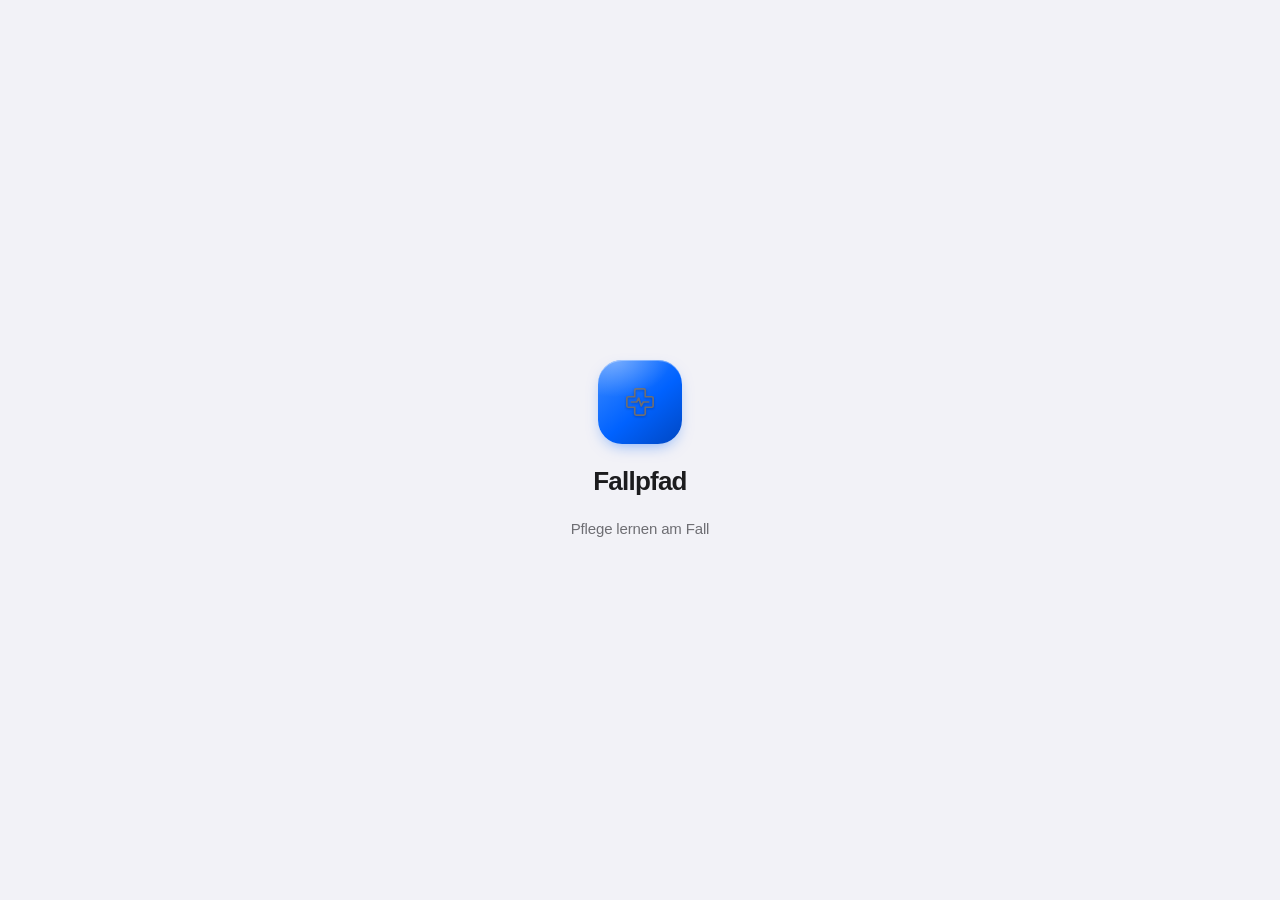
<file: index.html>
<!doctype html>
<html lang="de">
<head>
<meta charset="utf-8">
<meta http-equiv="Content-Security-Policy" content="default-src 'self'; script-src 'self'; style-src 'self' 'unsafe-inline'; img-src 'self' data: blob: https://*.supabase.co; font-src 'self' data:; connect-src 'self' https://*.supabase.co wss://*.supabase.co https://api.openai.com https://eu.api.openai.com; media-src 'self' blob: data: mediastream:; worker-src 'self' blob:; frame-src 'self' blob:; manifest-src 'self'; object-src 'none'; base-uri 'self'; form-action 'self'">
<meta name="referrer" content="strict-origin-when-cross-origin">
<meta name="viewport" content="width=device-width, initial-scale=1, viewport-fit=cover">
<meta name="description" content="Fallpfad: interaktive Lernplattform für die generalistische Pflegeausbildung">
<title>Fallpfad · Pflege am Fall</title>
<link rel="icon" href="favicon.svg" type="image/svg+xml">
<link rel="manifest" href="manifest.webmanifest">
<link rel="apple-touch-icon" href="apple-touch-icon.png">
<meta name="theme-color" content="#0062FF">
<meta name="apple-mobile-web-app-capable" content="yes">
<meta name="apple-mobile-web-app-title" content="Fallpfad">
<script src="js/kern/01-config-fehler.js"></script>
<script src="config.js"></script>
<script src="js/kern/02-app-art.js"></script>
<script src="js/kern/00-anmeldelink.js"></script>
<script src="js/kern/03-demo-konten.js"></script>
<script src="js/kern/04-farbprofile-im-stil-von-apple.js"></script>
<script src="js/kern/05-als-app.js"></script>
<link rel="stylesheet" href="css/01-basis.css">
</head>
<body>
<div id="root"></div>
<script src="daten/basis.js"></script>
<script src="daten/abbildungen.js"></script>
<script src="daten/figuren.js"></script>
<script src="daten/fachlexikon.js"></script>
<script src="daten/app-wissen.js"></script>
<script src="daten/module/jahr-1/fm1.js"></script>
<script src="daten/module/jahr-1/fm2.js"></script>
<script src="daten/module/jahr-1/fm3.js"></script>
<script src="daten/module/jahr-2/fm4.js"></script>
<script src="daten/module/jahr-2/fm5.js"></script>
<script src="daten/module/jahr-1/fm6.js"></script>
<script src="daten/module/jahr-1/fm7.js"></script>
<script src="daten/module/jahr-2/fm8.js"></script>
<script src="daten/module/jahr-3/fm9.js"></script>
<script src="daten/module/jahr-2/fm10.js"></script>
<script src="daten/module/jahr-2/fm11.js"></script>
<script src="daten/module/jahr-2/fm12.js"></script>
<script src="daten/module/jahr-2/fm13.js"></script>
<script src="daten/module/jahr-2/fm14.js"></script>
<script src="daten/module/jahr-3/fm15.js"></script>
<script src="daten/module/jahr-3/fm16.js"></script>
<script src="daten/module/jahr-3/fm17.js"></script>
<script src="daten/module/jahr-1/fm18.js"></script>
<script src="daten/module/jahr-1/fm19.js"></script>
<script src="daten/module/jahr-1/fm20.js"></script>
<script src="daten/module/jahr-2/fm21.js"></script>
<script src="daten/module/jahr-3/fm22.js"></script>
<script src="daten/module/jahr-1/fm23.js"></script>
<script src="daten/module/jahr-2/fm24.js"></script>
<script src="daten/module/jahr-2/fm25.js"></script>
<script src="daten/module/jahr-3/fm26.js"></script>
<script src="daten/module/jahr-3/fm27.js"></script>
<script src="daten/module/jahr-3/fm28.js"></script>
<script src="daten/module/jahr-3/fm29.js"></script>
<script src="daten/module/jahr-3/fm30.js"></script>
<script src="daten/module/jahr-2/fm31.js"></script>
<script src="daten/module/jahr-3/fm32.js"></script>
<script src="daten/module/jahr-2/fm33.js"></script>
<script src="daten/module/jahr-2/fm34.js"></script>
<script src="daten/module/jahr-1/fm35.js"></script>
<script src="daten/module/jahr-2/fm36.js"></script>
<script src="daten/module/jahr-3/fm37.js"></script>
<script src="daten/module/jahr-1/fm38.js"></script>
<script src="daten/module/jahr-1/fm39.js"></script>
<script src="daten/module/jahr-2/fm40.js"></script>
<script src="daten/module/jahr-3/fm41.js"></script>
<script src="daten/module/jahr-1/fm42.js"></script>
<script src="daten/module/jahr-1/fm43.js"></script>
<script src="daten/module/jahr-1/fm44.js"></script>
<script src="daten/module/jahr-1/fm45.js"></script>
<script src="daten/module/jahr-1/fm46.js"></script>
<script src="daten/module/jahr-2/fm47.js"></script>
<script src="daten/module/jahr-2/fm48.js"></script>
<script src="daten/module/jahr-2/fm49.js"></script>
<script src="daten/module/jahr-2/fm50.js"></script>
<script src="daten/module/jahr-2/fm51.js"></script>
<script src="daten/module/jahr-3/fm52.js"></script>
<script src="daten/module/jahr-3/fm53.js"></script>
<script src="daten/module/jahr-3/fm54.js"></script>
<script src="daten/module/jahr-3/fm55.js"></script>
<script src="daten/module/jahr-3/fm56.js"></script>
<script src="daten/module/jahr-2/fm57.js"></script>
<script src="daten/module/jahr-1/fm58.js"></script>
<script src="daten/module/jahr-3/fm59.js"></script>
<script src="daten/module/jahr-2/fm60.js"></script>
<script src="daten/module/jahr-1/fm61.js"></script>
<script src="daten/module/jahr-2/fm62.js"></script>
<script src="daten/module/jahr-3/fm63.js"></script>
<script src="daten/module/jahr-1/fm64.js"></script>
<script src="daten/module/jahr-1/fm65.js"></script>
<script src="daten/module/jahr-1/fm66.js"></script>
<script src="daten/module/jahr-1/fm67.js"></script>
<script src="daten/module/jahr-2/fm68.js"></script>
<script src="daten/module/jahr-2/fm69.js"></script>
<script src="daten/module/jahr-2/fm70.js"></script>
<script src="daten/module/jahr-2/fm71.js"></script>
<script src="daten/module/jahr-3/fm72.js"></script>
<script src="daten/module/jahr-3/fm73.js"></script>
<script src="daten/module/jahr-3/fm74.js"></script>
<script src="daten/module/jahr-3/fm75.js"></script>
<script src="daten/bereit.js"></script>
<script src="vendor/react.production.min.js"></script>
<script src="vendor/react-dom.production.min.js"></script>
<link rel="stylesheet" href="css/02-training.css" id="fp-training-css">
<script src="js/training/01-training-hub-praktisches-examen-ue.js"></script>
<script src="js/training/02-demo-schuelerkonto.js"></script>
<script src="js/training/03-figuren-im-stil-der-module.js"></script>
<script src="js/training/04-illustrationen-fuer-die-praktische.js"></script>
<script src="js/training/05-figuren.js"></script>
<script src="js/training/06-praktisches-examen-uebung-inhalte.js"></script>
<script src="js/training/07-illustrations-bausteine-fuer-die-e.js"></script>
<script src="js/training/08-fall-1-akutgeriatrie.js"></script>
<script src="js/training/09-fall-2-allgemein-und-viszeralchirurgie.js"></script>
<script src="js/training/10-fall-3-innere-medizin-kardiologie-pneumol.js"></script>
<script src="js/training/11-fall-4-unfallchirurgie-und-orthopaedie.js"></script>
<script src="js/training/12-fall-5-neurologie-stroke-unit.js"></script>
<script src="js/training/13-fall-6-paediatrie.js"></script>
<script src="js/training/14-fall-7-stationaere-langzeitpflege.js"></script>
<script src="js/training/15-fall-8-ambulante-pflege.js"></script>
<script src="js/training/16-zeichenbausteine-fuer-die-faelle-9.js"></script>
<script src="js/training/17-fall-9-kardiologie.js"></script>
<script src="js/training/18-fall-10-pneumologie.js"></script>
<script src="js/training/19-fall-1-akutgeriatrie.js"></script>
<script src="js/training/20-fall-2-viszeralchirurgie.js"></script>
<script src="js/training/21-fall-3-innere-medizin.js"></script>
<script src="js/training/22-fall-4-unfallchirurgie.js"></script>
<script src="js/training/23-fall-5-neurologie.js"></script>
<script src="js/training/24-fall-6-paediatrie.js"></script>
<script src="js/training/25-training-uebersicht.js"></script>
<script src="js/training/26-design-ebene.js"></script>
<script src="js/training/27-kurze-einfuehrung-beim-ersten-anme.js"></script>
<script src="js/training/28-schnellaktionen-fuer-praxis-und-ho.js"></script>
<script src="js/training/29-profilmenue.js"></script>
<script src="js/training/30-mikro-effekte.js"></script>
<script src="js/training/31-live-koerperkarte.js"></script>
<script src="js/training/32-live-unterricht.js"></script>
<script src="js/training/33-zusaetzliche-lernkarten-je-modul.js"></script>
<script src="js/training/34-zusaetzliche-kitteltasche-eintraeg.js"></script>
<script src="js/training/35-meine-sprache-grundwortschatz-pflege.js"></script>
<script src="js/training/36-meine-sprache-beispieluebersetzungen-fuer-di.js"></script>
<script src="js/training/37-meine-sprache-lernen-mit-einer-zweiten-sprac.js"></script>
<script src="js/training/38-konto-loeschen-direkt-in-der-app.js"></script>
<script src="js/training/39-reiter-einstellungen.js"></script>
<script src="js/training/40-training-kommunikation-kategorien-und-gespra.js"></script>
<script src="js/training/41-training-kommunikation-sprachsimulationen-mi.js"></script>
<script src="js/training/42-stationsalltag-szenarien.js"></script>
<script src="js/training/44-stationsalltag-weitere-stationen.js"></script>
<script src="js/training/45-stationsalltag-zufall.js"></script>
<script src="js/training/46-szenen-system.js"></script>
<script src="js/training/48-lernplanung.js"></script>
<script src="js/training/43-training-stationsalltag-interaktive-stations.js"></script>
<script src="js/training/50-bildbefunde.js"></script>
<script src="js/funktionen/06-qr-scanner.js"></script>
<script src="js/funktionen/07-assistent.js"></script>
<script src="js/funktionen/08-app-uebersetzen.js"></script>
<script src="daten/pflegeplanung-faelle.js"></script>
<script src="js/funktionen/09-pflegeplanung.js"></script>
<script src="js/funktionen/10-feedback-nutzung.js"></script>
<script src="js/funktionen/11-lexikon.js"></script>
<script src="js/app/01-app.bundle.js"></script>
<script src="js/kern/06-modul-loader.js"></script>
<script src="js/kern/07-service-worker-anmeldung.js"></script>
<link rel="stylesheet" href="css/03-apple.css" id="fx-apple-css">
<link rel="stylesheet" href="css/04-pro.css" id="fp-pro-css">
<script src="js/funktionen/01-pharmako2.js" id="fp-pharmako2"></script>
<script src="js/funktionen/02-modkomm.js" id="fp-modkomm"></script>
<script src="js/funktionen/03-medals.js" id="fp-medals"></script>
<script src="js/funktionen/04-ruhe.js" id="fp-ruhe"></script>
<script src="js/funktionen/05-datenauskunft.js"></script>
<link rel="stylesheet" href="css/05-v5.css" id="fp-v5">
<link rel="stylesheet" href="css/06-feinschliff.css" id="fp-feinschliff">
<link rel="stylesheet" href="css/07-politur.css" id="fp-politur">
<link rel="stylesheet" href="css/08-system.css" id="fp-system">
</body>
</html>
</file>
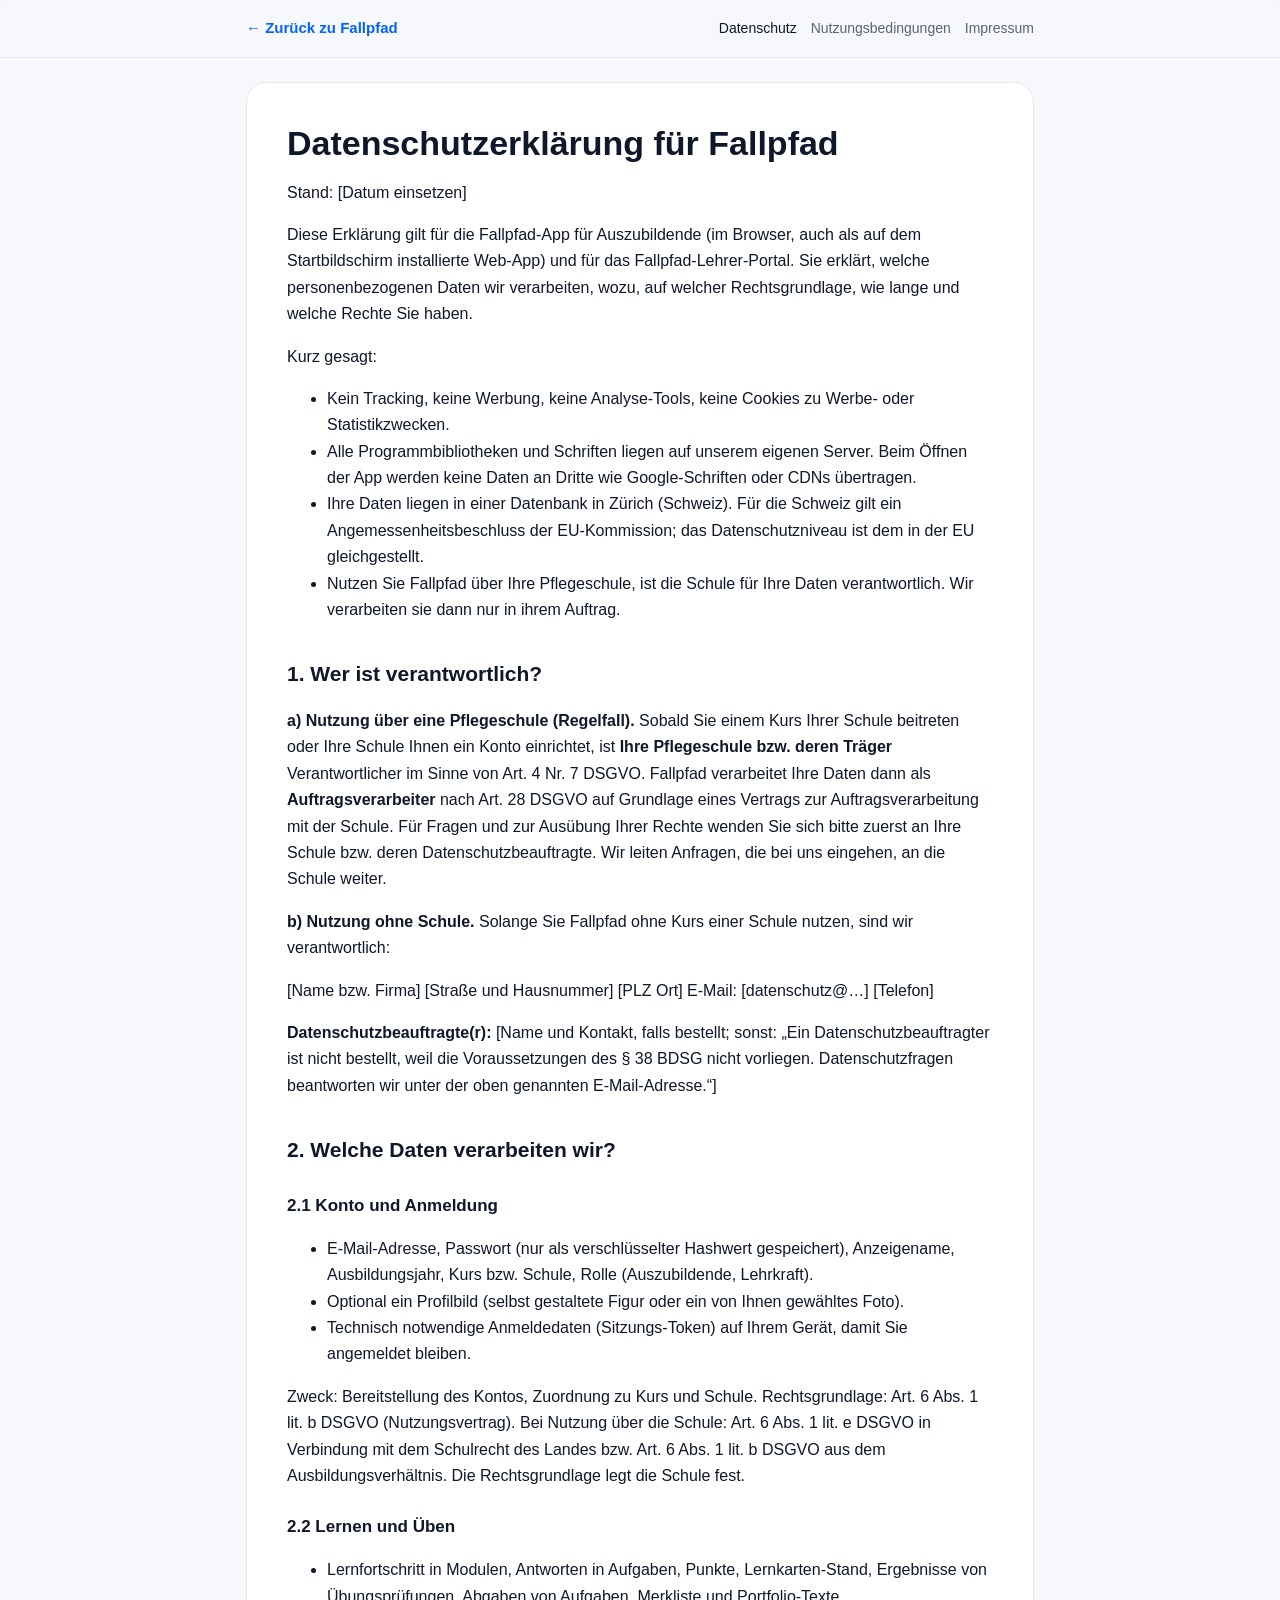
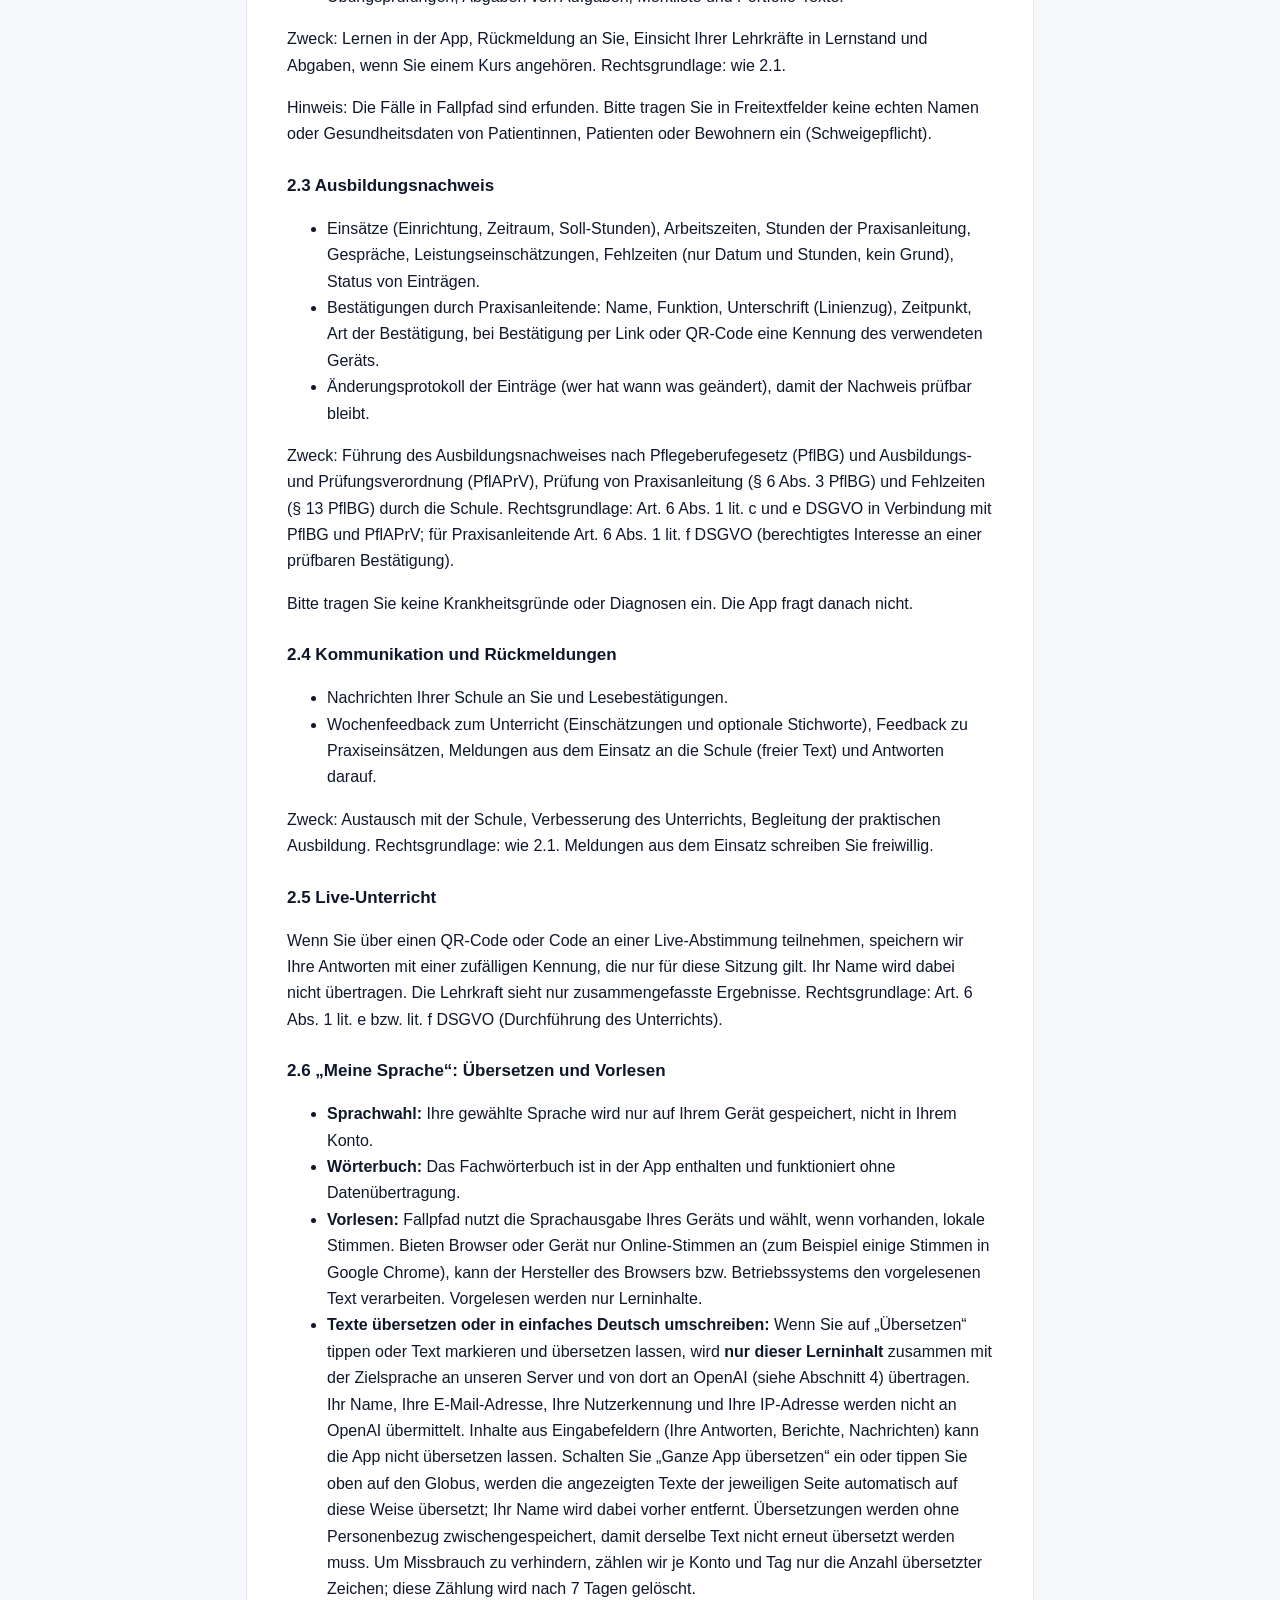
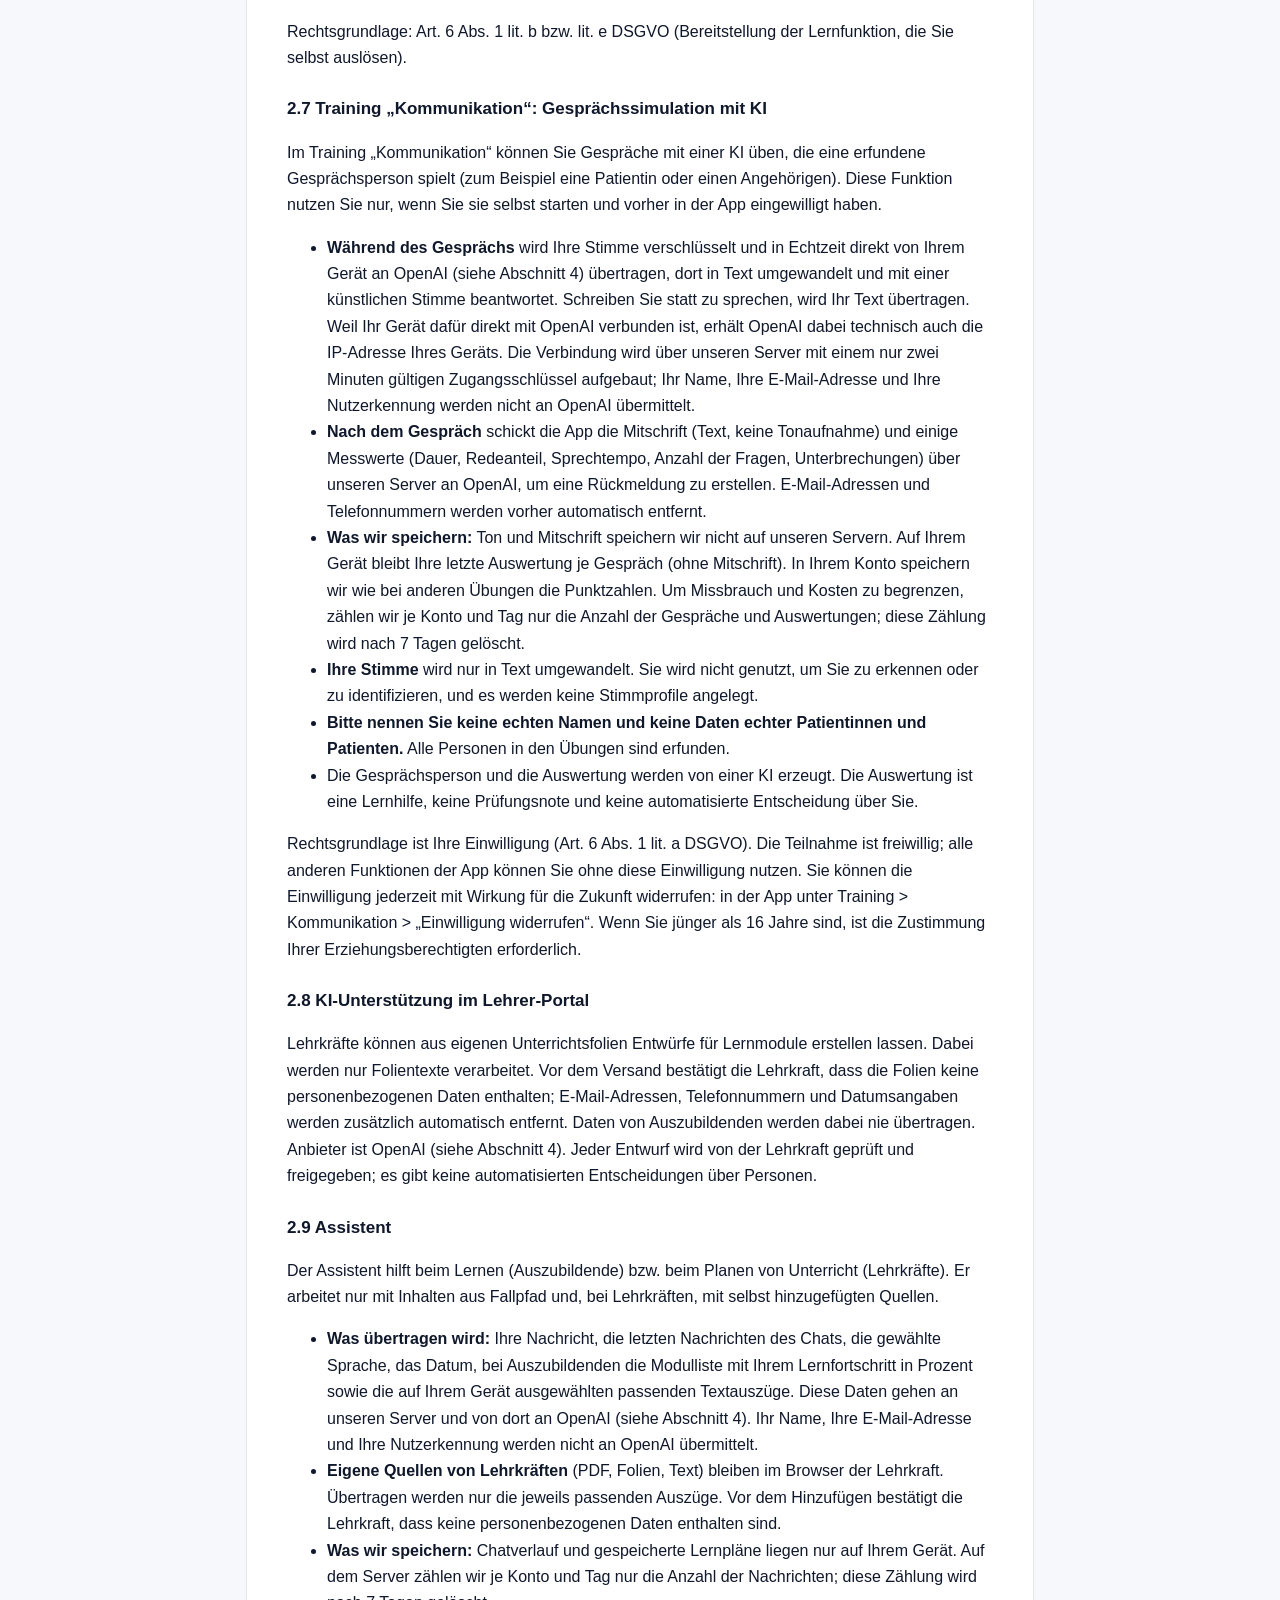
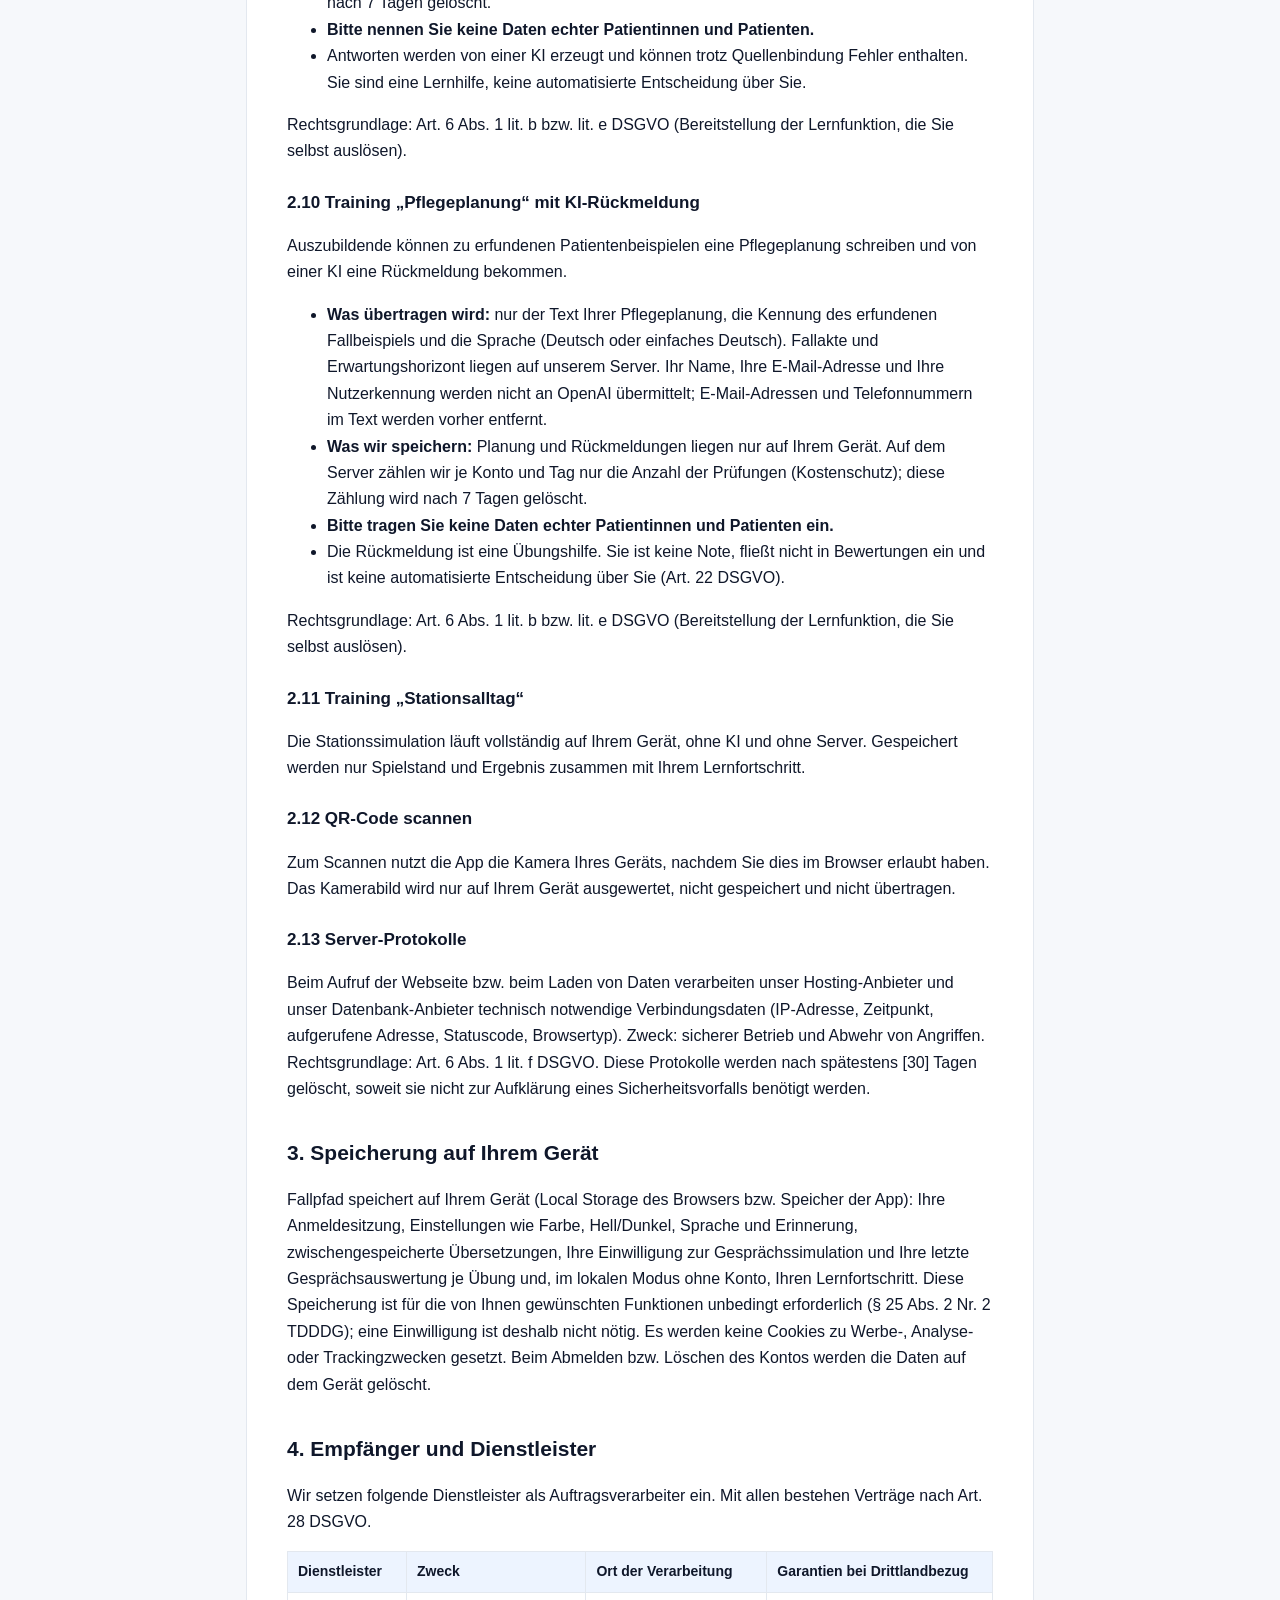
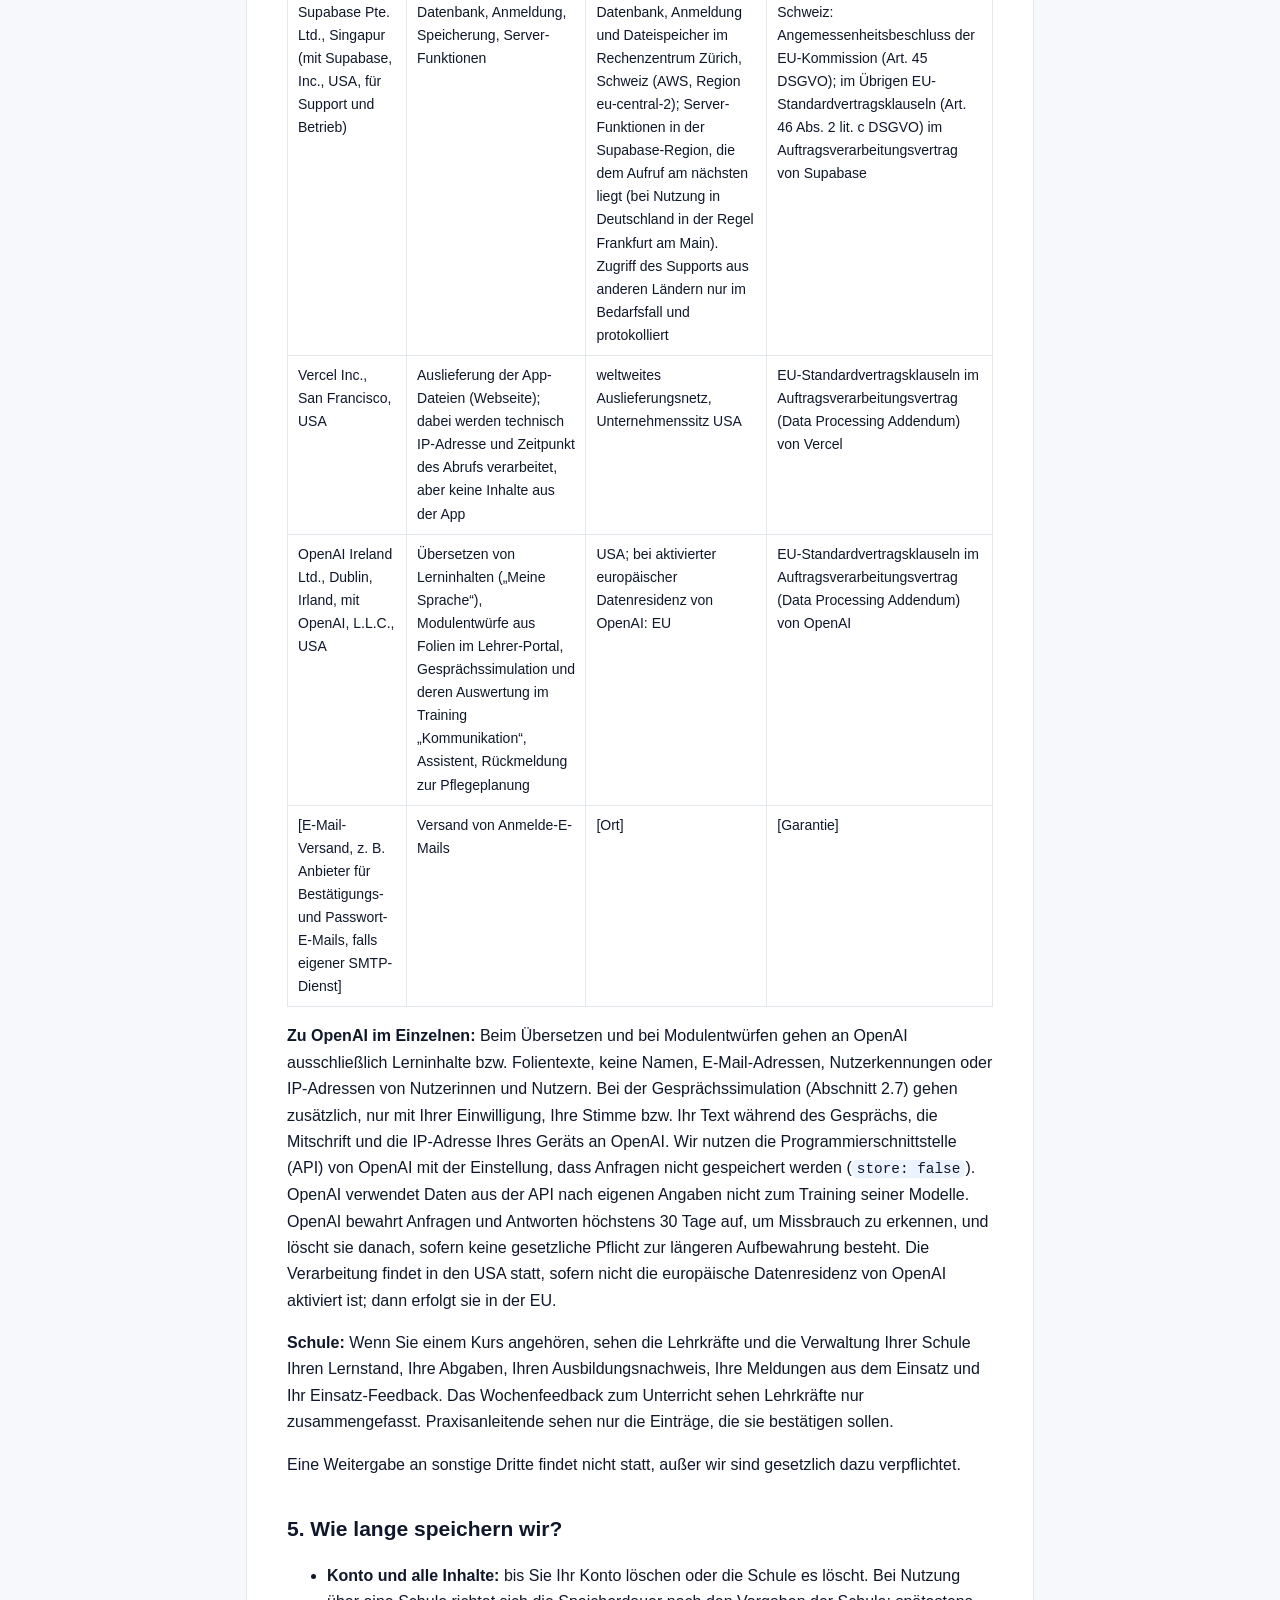
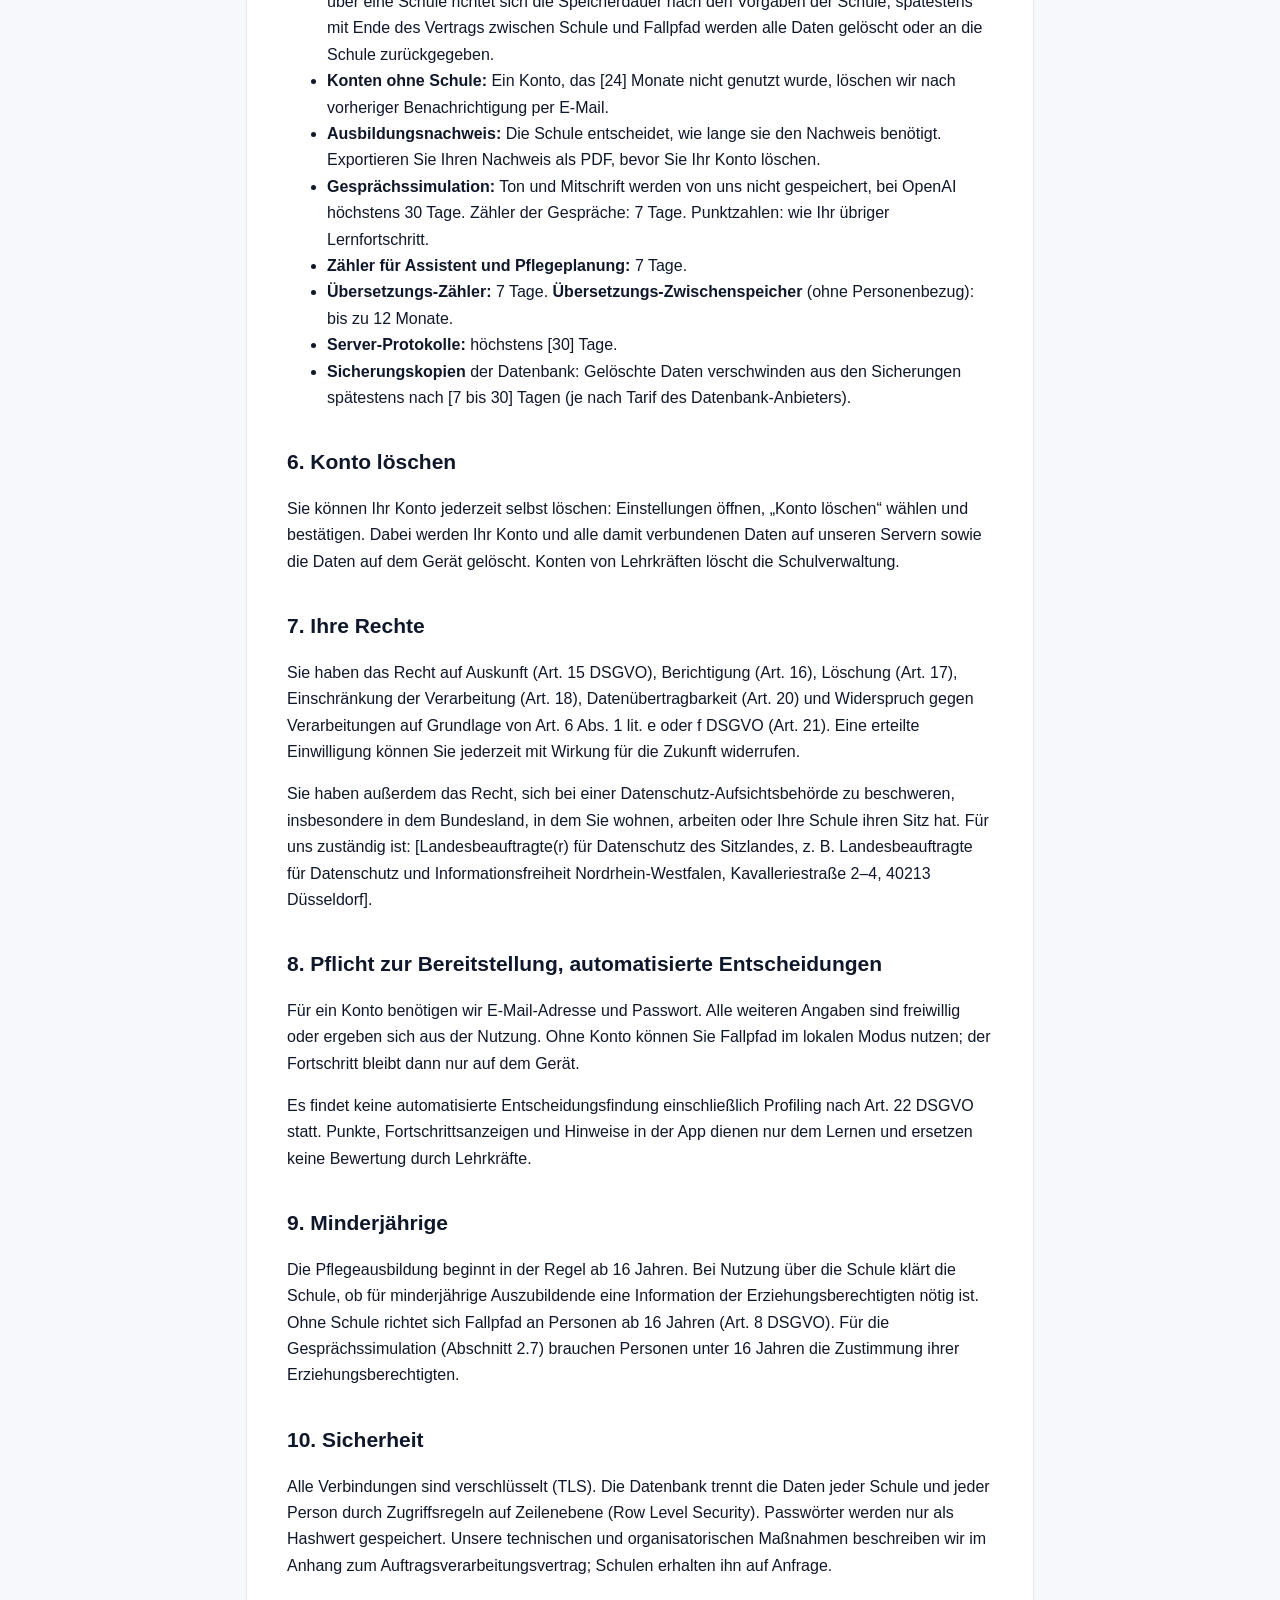
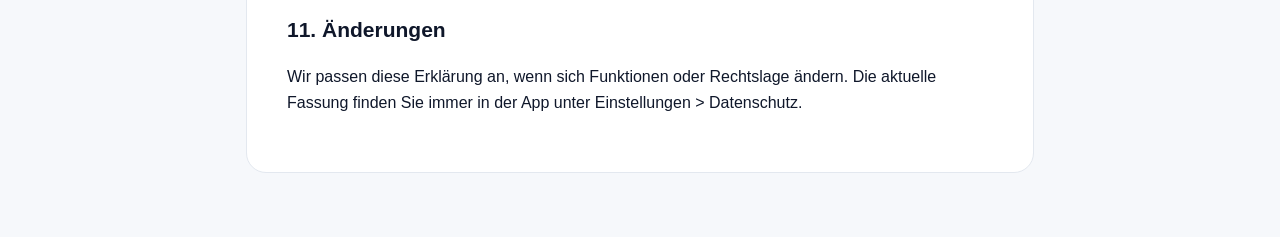
<file: datenschutz.html>
<!doctype html>
<html lang="de"><head><meta charset="utf-8"><meta name="viewport" content="width=device-width, initial-scale=1, viewport-fit=cover">
<title>Datenschutz · Fallpfad</title><link rel="icon" href="favicon.svg"><meta name="robots" content="index,follow">
<style>
:root{--bg:#f6f8fb;--card:#fff;--fg:#0f172a;--mu:#5b6475;--line:#e3e8ef;--ac:#0062FF}
@media (prefers-color-scheme:dark){:root{--bg:#0b1220;--card:#111a2b;--fg:#e8edf5;--mu:#9aa6b8;--line:#22304a;--ac:#5b9bff}}
*{box-sizing:border-box}html{-webkit-text-size-adjust:100%}
body{margin:0;background:var(--bg);color:var(--fg);font:16px/1.65 -apple-system,BlinkMacSystemFont,"Segoe UI",Roboto,Helvetica,Arial,sans-serif;padding:env(safe-area-inset-top,0) env(safe-area-inset-right,0) env(safe-area-inset-bottom,0) env(safe-area-inset-left,0)}
header{position:sticky;top:0;background:color-mix(in srgb,var(--bg) 88%,transparent);backdrop-filter:blur(12px);-webkit-backdrop-filter:blur(12px);border-bottom:1px solid var(--line);z-index:2;padding-top:env(safe-area-inset-top,0)}
header div{max-width:820px;margin:0 auto;padding:10px 16px;display:flex;align-items:center;gap:6px 12px;flex-wrap:wrap}
header a{color:var(--ac);text-decoration:none;font-weight:600;font-size:15px;display:inline-flex;align-items:center;gap:6px;padding:6px 0}
header nav{margin-left:auto;display:flex;gap:14px;flex-wrap:wrap}header nav a{color:var(--mu);font-weight:500;font-size:14px}header nav a[aria-current]{color:var(--fg)}
@media (max-width:600px){header nav{margin-left:0;width:100%;gap:16px;flex-wrap:nowrap;overflow-x:auto}header nav a{white-space:nowrap;padding:2px 0 6px}}
main{max-width:820px;margin:0 auto;padding:24px 16px 64px}
article{background:var(--card);border:1px solid var(--line);border-radius:20px;padding:clamp(20px,4vw,40px)}
h1{font-size:clamp(26px,5vw,34px);line-height:1.2;margin:0 0 12px}h2{font-size:21px;margin:34px 0 8px}h3{font-size:17px;margin:24px 0 6px}
p,li{overflow-wrap:anywhere}a{color:var(--ac)}
.tw{overflow-x:auto;margin:12px 0}table{border-collapse:collapse;width:100%;font-size:14px;min-width:560px}th,td{border:1px solid var(--line);padding:8px 10px;text-align:left;vertical-align:top}th{background:color-mix(in srgb,var(--ac) 7%,var(--card))}
code{font-size:.9em;background:color-mix(in srgb,var(--ac) 8%,transparent);padding:1px 5px;border-radius:5px}
</style></head><body>
<header><div><a href="index.html" onclick="if(history.length>1&&document.referrer){history.back();return false}">&#8592; Zurück zu Fallpfad</a>
<nav aria-label="Rechtliches"><a href="datenschutz.html" aria-current="page">Datenschutz</a> <a href="nutzungsbedingungen.html">Nutzungsbedingungen</a> <a href="impressum.html">Impressum</a></nav></div></header>
<main><article>
<h1>Datenschutzerklärung für Fallpfad</h1>
<p>Stand: [Datum einsetzen]</p>
<p>Diese Erklärung gilt für die Fallpfad-App für Auszubildende (im Browser, auch als auf dem Startbildschirm installierte Web-App) und für das Fallpfad-Lehrer-Portal. Sie erklärt, welche personenbezogenen Daten wir verarbeiten, wozu, auf welcher Rechtsgrundlage, wie lange und welche Rechte Sie haben.</p>
<p>Kurz gesagt:</p>
<ul>
<li>Kein Tracking, keine Werbung, keine Analyse-Tools, keine Cookies zu Werbe- oder Statistikzwecken.</li>
<li>Alle Programmbibliotheken und Schriften liegen auf unserem eigenen Server. Beim Öffnen der App werden keine Daten an Dritte wie Google-Schriften oder CDNs übertragen.</li>
<li>Ihre Daten liegen in einer Datenbank in Zürich (Schweiz). Für die Schweiz gilt ein Angemessenheitsbeschluss der EU-Kommission; das Datenschutzniveau ist dem in der EU gleichgestellt.</li>
<li>Nutzen Sie Fallpfad über Ihre Pflegeschule, ist die Schule für Ihre Daten verantwortlich. Wir verarbeiten sie dann nur in ihrem Auftrag.</li>
</ul>
<h2>1. Wer ist verantwortlich?</h2>
<p><strong>a) Nutzung über eine Pflegeschule (Regelfall).</strong> Sobald Sie einem Kurs Ihrer Schule beitreten oder Ihre Schule Ihnen ein Konto einrichtet, ist <strong>Ihre Pflegeschule bzw. deren Träger</strong> Verantwortlicher im Sinne von Art. 4 Nr. 7 DSGVO. Fallpfad verarbeitet Ihre Daten dann als <strong>Auftragsverarbeiter</strong> nach Art. 28 DSGVO auf Grundlage eines Vertrags zur Auftragsverarbeitung mit der Schule. Für Fragen und zur Ausübung Ihrer Rechte wenden Sie sich bitte zuerst an Ihre Schule bzw. deren Datenschutzbeauftragte. Wir leiten Anfragen, die bei uns eingehen, an die Schule weiter.</p>
<p><strong>b) Nutzung ohne Schule.</strong> Solange Sie Fallpfad ohne Kurs einer Schule nutzen, sind wir verantwortlich:</p>
<p>[Name bzw. Firma]
[Straße und Hausnummer]
[PLZ Ort]
E-Mail: [datenschutz@…]
[Telefon]</p>
<p><strong>Datenschutzbeauftragte(r):</strong> [Name und Kontakt, falls bestellt; sonst: „Ein Datenschutzbeauftragter ist nicht bestellt, weil die Voraussetzungen des § 38 BDSG nicht vorliegen. Datenschutzfragen beantworten wir unter der oben genannten E-Mail-Adresse.“]</p>
<h2>2. Welche Daten verarbeiten wir?</h2>
<h3>2.1 Konto und Anmeldung</h3>
<ul>
<li>E-Mail-Adresse, Passwort (nur als verschlüsselter Hashwert gespeichert), Anzeigename, Ausbildungsjahr, Kurs bzw. Schule, Rolle (Auszubildende, Lehrkraft).</li>
<li>Optional ein Profilbild (selbst gestaltete Figur oder ein von Ihnen gewähltes Foto).</li>
<li>Technisch notwendige Anmeldedaten (Sitzungs-Token) auf Ihrem Gerät, damit Sie angemeldet bleiben.</li>
</ul>
<p>Zweck: Bereitstellung des Kontos, Zuordnung zu Kurs und Schule.
Rechtsgrundlage: Art. 6 Abs. 1 lit. b DSGVO (Nutzungsvertrag). Bei Nutzung über die Schule: Art. 6 Abs. 1 lit. e DSGVO in Verbindung mit dem Schulrecht des Landes bzw. Art. 6 Abs. 1 lit. b DSGVO aus dem Ausbildungsverhältnis. Die Rechtsgrundlage legt die Schule fest.</p>
<h3>2.2 Lernen und Üben</h3>
<ul>
<li>Lernfortschritt in Modulen, Antworten in Aufgaben, Punkte, Lernkarten-Stand, Ergebnisse von Übungsprüfungen, Abgaben von Aufgaben, Merkliste und Portfolio-Texte.</li>
</ul>
<p>Zweck: Lernen in der App, Rückmeldung an Sie, Einsicht Ihrer Lehrkräfte in Lernstand und Abgaben, wenn Sie einem Kurs angehören.
Rechtsgrundlage: wie 2.1.</p>
<p>Hinweis: Die Fälle in Fallpfad sind erfunden. Bitte tragen Sie in Freitextfelder keine echten Namen oder Gesundheitsdaten von Patientinnen, Patienten oder Bewohnern ein (Schweigepflicht).</p>
<h3>2.3 Ausbildungsnachweis</h3>
<ul>
<li>Einsätze (Einrichtung, Zeitraum, Soll-Stunden), Arbeitszeiten, Stunden der Praxisanleitung, Gespräche, Leistungseinschätzungen, Fehlzeiten (nur Datum und Stunden, kein Grund), Status von Einträgen.</li>
<li>Bestätigungen durch Praxisanleitende: Name, Funktion, Unterschrift (Linienzug), Zeitpunkt, Art der Bestätigung, bei Bestätigung per Link oder QR-Code eine Kennung des verwendeten Geräts.</li>
<li>Änderungsprotokoll der Einträge (wer hat wann was geändert), damit der Nachweis prüfbar bleibt.</li>
</ul>
<p>Zweck: Führung des Ausbildungsnachweises nach Pflegeberufegesetz (PflBG) und Ausbildungs- und Prüfungsverordnung (PflAPrV), Prüfung von Praxisanleitung (§ 6 Abs. 3 PflBG) und Fehlzeiten (§ 13 PflBG) durch die Schule.
Rechtsgrundlage: Art. 6 Abs. 1 lit. c und e DSGVO in Verbindung mit PflBG und PflAPrV; für Praxisanleitende Art. 6 Abs. 1 lit. f DSGVO (berechtigtes Interesse an einer prüfbaren Bestätigung).</p>
<p>Bitte tragen Sie keine Krankheitsgründe oder Diagnosen ein. Die App fragt danach nicht.</p>
<h3>2.4 Kommunikation und Rückmeldungen</h3>
<ul>
<li>Nachrichten Ihrer Schule an Sie und Lesebestätigungen.</li>
<li>Wochenfeedback zum Unterricht (Einschätzungen und optionale Stichworte), Feedback zu Praxiseinsätzen, Meldungen aus dem Einsatz an die Schule (freier Text) und Antworten darauf.</li>
</ul>
<p>Zweck: Austausch mit der Schule, Verbesserung des Unterrichts, Begleitung der praktischen Ausbildung.
Rechtsgrundlage: wie 2.1. Meldungen aus dem Einsatz schreiben Sie freiwillig.</p>
<h3>2.5 Live-Unterricht</h3>
<p>Wenn Sie über einen QR-Code oder Code an einer Live-Abstimmung teilnehmen, speichern wir Ihre Antworten mit einer zufälligen Kennung, die nur für diese Sitzung gilt. Ihr Name wird dabei nicht übertragen. Die Lehrkraft sieht nur zusammengefasste Ergebnisse.
Rechtsgrundlage: Art. 6 Abs. 1 lit. e bzw. lit. f DSGVO (Durchführung des Unterrichts).</p>
<h3>2.6 „Meine Sprache“: Übersetzen und Vorlesen</h3>
<ul>
<li><strong>Sprachwahl:</strong> Ihre gewählte Sprache wird nur auf Ihrem Gerät gespeichert, nicht in Ihrem Konto.</li>
<li><strong>Wörterbuch:</strong> Das Fachwörterbuch ist in der App enthalten und funktioniert ohne Datenübertragung.</li>
<li><strong>Vorlesen:</strong> Fallpfad nutzt die Sprachausgabe Ihres Geräts und wählt, wenn vorhanden, lokale Stimmen. Bieten Browser oder Gerät nur Online-Stimmen an (zum Beispiel einige Stimmen in Google Chrome), kann der Hersteller des Browsers bzw. Betriebssystems den vorgelesenen Text verarbeiten. Vorgelesen werden nur Lerninhalte.</li>
<li><strong>Texte übersetzen oder in einfaches Deutsch umschreiben:</strong> Wenn Sie auf „Übersetzen“ tippen oder Text markieren und übersetzen lassen, wird <strong>nur dieser Lerninhalt</strong> zusammen mit der Zielsprache an unseren Server und von dort an OpenAI (siehe Abschnitt 4) übertragen. Ihr Name, Ihre E-Mail-Adresse, Ihre Nutzerkennung und Ihre IP-Adresse werden nicht an OpenAI übermittelt. Inhalte aus Eingabefeldern (Ihre Antworten, Berichte, Nachrichten) kann die App nicht übersetzen lassen. Schalten Sie „Ganze App übersetzen“ ein oder tippen Sie oben auf den Globus, werden die angezeigten Texte der jeweiligen Seite automatisch auf diese Weise übersetzt; Ihr Name wird dabei vorher entfernt. Übersetzungen werden ohne Personenbezug zwischengespeichert, damit derselbe Text nicht erneut übersetzt werden muss. Um Missbrauch zu verhindern, zählen wir je Konto und Tag nur die Anzahl übersetzter Zeichen; diese Zählung wird nach 7 Tagen gelöscht.</li>
</ul>
<p>Rechtsgrundlage: Art. 6 Abs. 1 lit. b bzw. lit. e DSGVO (Bereitstellung der Lernfunktion, die Sie selbst auslösen).</p>
<h3>2.7 Training „Kommunikation“: Gesprächssimulation mit KI</h3>
<p>Im Training „Kommunikation“ können Sie Gespräche mit einer KI üben, die eine erfundene Gesprächsperson spielt (zum Beispiel eine Patientin oder einen Angehörigen). Diese Funktion nutzen Sie nur, wenn Sie sie selbst starten und vorher in der App eingewilligt haben.</p>
<ul>
<li><strong>Während des Gesprächs</strong> wird Ihre Stimme verschlüsselt und in Echtzeit direkt von Ihrem Gerät an OpenAI (siehe Abschnitt 4) übertragen, dort in Text umgewandelt und mit einer künstlichen Stimme beantwortet. Schreiben Sie statt zu sprechen, wird Ihr Text übertragen. Weil Ihr Gerät dafür direkt mit OpenAI verbunden ist, erhält OpenAI dabei technisch auch die IP-Adresse Ihres Geräts. Die Verbindung wird über unseren Server mit einem nur zwei Minuten gültigen Zugangsschlüssel aufgebaut; Ihr Name, Ihre E-Mail-Adresse und Ihre Nutzerkennung werden nicht an OpenAI übermittelt.</li>
<li><strong>Nach dem Gespräch</strong> schickt die App die Mitschrift (Text, keine Tonaufnahme) und einige Messwerte (Dauer, Redeanteil, Sprechtempo, Anzahl der Fragen, Unterbrechungen) über unseren Server an OpenAI, um eine Rückmeldung zu erstellen. E-Mail-Adressen und Telefonnummern werden vorher automatisch entfernt.</li>
<li><strong>Was wir speichern:</strong> Ton und Mitschrift speichern wir nicht auf unseren Servern. Auf Ihrem Gerät bleibt Ihre letzte Auswertung je Gespräch (ohne Mitschrift). In Ihrem Konto speichern wir wie bei anderen Übungen die Punktzahlen. Um Missbrauch und Kosten zu begrenzen, zählen wir je Konto und Tag nur die Anzahl der Gespräche und Auswertungen; diese Zählung wird nach 7 Tagen gelöscht.</li>
<li><strong>Ihre Stimme</strong> wird nur in Text umgewandelt. Sie wird nicht genutzt, um Sie zu erkennen oder zu identifizieren, und es werden keine Stimmprofile angelegt.</li>
<li><strong>Bitte nennen Sie keine echten Namen und keine Daten echter Patientinnen und Patienten.</strong> Alle Personen in den Übungen sind erfunden.</li>
<li>Die Gesprächsperson und die Auswertung werden von einer KI erzeugt. Die Auswertung ist eine Lernhilfe, keine Prüfungsnote und keine automatisierte Entscheidung über Sie.</li>
</ul>
<p>Rechtsgrundlage ist Ihre Einwilligung (Art. 6 Abs. 1 lit. a DSGVO). Die Teilnahme ist freiwillig; alle anderen Funktionen der App können Sie ohne diese Einwilligung nutzen. Sie können die Einwilligung jederzeit mit Wirkung für die Zukunft widerrufen: in der App unter Training &gt; Kommunikation &gt; „Einwilligung widerrufen“. Wenn Sie jünger als 16 Jahre sind, ist die Zustimmung Ihrer Erziehungsberechtigten erforderlich.</p>
<h3>2.8 KI-Unterstützung im Lehrer-Portal</h3>
<p>Lehrkräfte können aus eigenen Unterrichtsfolien Entwürfe für Lernmodule erstellen lassen. Dabei werden nur Folientexte verarbeitet. Vor dem Versand bestätigt die Lehrkraft, dass die Folien keine personenbezogenen Daten enthalten; E-Mail-Adressen, Telefonnummern und Datumsangaben werden zusätzlich automatisch entfernt. Daten von Auszubildenden werden dabei nie übertragen. Anbieter ist OpenAI (siehe Abschnitt 4). Jeder Entwurf wird von der Lehrkraft geprüft und freigegeben; es gibt keine automatisierten Entscheidungen über Personen.</p>
<h3>2.9 Assistent</h3>
<p>Der Assistent hilft beim Lernen (Auszubildende) bzw. beim Planen von Unterricht (Lehrkräfte). Er arbeitet nur mit Inhalten aus Fallpfad und, bei Lehrkräften, mit selbst hinzugefügten Quellen.</p>
<ul>
<li><strong>Was übertragen wird:</strong> Ihre Nachricht, die letzten Nachrichten des Chats, die gewählte Sprache, das Datum, bei Auszubildenden die Modulliste mit Ihrem Lernfortschritt in Prozent sowie die auf Ihrem Gerät ausgewählten passenden Textauszüge. Diese Daten gehen an unseren Server und von dort an OpenAI (siehe Abschnitt 4). Ihr Name, Ihre E-Mail-Adresse und Ihre Nutzerkennung werden nicht an OpenAI übermittelt.</li>
<li><strong>Eigene Quellen von Lehrkräften</strong> (PDF, Folien, Text) bleiben im Browser der Lehrkraft. Übertragen werden nur die jeweils passenden Auszüge. Vor dem Hinzufügen bestätigt die Lehrkraft, dass keine personenbezogenen Daten enthalten sind.</li>
<li><strong>Was wir speichern:</strong> Chatverlauf und gespeicherte Lernpläne liegen nur auf Ihrem Gerät. Auf dem Server zählen wir je Konto und Tag nur die Anzahl der Nachrichten; diese Zählung wird nach 7 Tagen gelöscht.</li>
<li><strong>Bitte nennen Sie keine Daten echter Patientinnen und Patienten.</strong></li>
<li>Antworten werden von einer KI erzeugt und können trotz Quellenbindung Fehler enthalten. Sie sind eine Lernhilfe, keine automatisierte Entscheidung über Sie.</li>
</ul>
<p>Rechtsgrundlage: Art. 6 Abs. 1 lit. b bzw. lit. e DSGVO (Bereitstellung der Lernfunktion, die Sie selbst auslösen).</p>
<h3>2.10 Training „Pflegeplanung“ mit KI-Rückmeldung</h3>
<p>Auszubildende können zu erfundenen Patientenbeispielen eine Pflegeplanung schreiben und von einer KI eine Rückmeldung bekommen.</p>
<ul>
<li><strong>Was übertragen wird:</strong> nur der Text Ihrer Pflegeplanung, die Kennung des erfundenen Fallbeispiels und die Sprache (Deutsch oder einfaches Deutsch). Fallakte und Erwartungshorizont liegen auf unserem Server. Ihr Name, Ihre E-Mail-Adresse und Ihre Nutzerkennung werden nicht an OpenAI übermittelt; E-Mail-Adressen und Telefonnummern im Text werden vorher entfernt.</li>
<li><strong>Was wir speichern:</strong> Planung und Rückmeldungen liegen nur auf Ihrem Gerät. Auf dem Server zählen wir je Konto und Tag nur die Anzahl der Prüfungen (Kostenschutz); diese Zählung wird nach 7 Tagen gelöscht.</li>
<li><strong>Bitte tragen Sie keine Daten echter Patientinnen und Patienten ein.</strong></li>
<li>Die Rückmeldung ist eine Übungshilfe. Sie ist keine Note, fließt nicht in Bewertungen ein und ist keine automatisierte Entscheidung über Sie (Art. 22 DSGVO).</li>
</ul>
<p>Rechtsgrundlage: Art. 6 Abs. 1 lit. b bzw. lit. e DSGVO (Bereitstellung der Lernfunktion, die Sie selbst auslösen).</p>
<h3>2.11 Training „Stationsalltag“</h3>
<p>Die Stationssimulation läuft vollständig auf Ihrem Gerät, ohne KI und ohne Server. Gespeichert werden nur Spielstand und Ergebnis zusammen mit Ihrem Lernfortschritt.</p>
<h3>2.12 QR-Code scannen</h3>
<p>Zum Scannen nutzt die App die Kamera Ihres Geräts, nachdem Sie dies im Browser erlaubt haben. Das Kamerabild wird nur auf Ihrem Gerät ausgewertet, nicht gespeichert und nicht übertragen.</p>
<h3>2.13 Server-Protokolle</h3>
<p>Beim Aufruf der Webseite bzw. beim Laden von Daten verarbeiten unser Hosting-Anbieter und unser Datenbank-Anbieter technisch notwendige Verbindungsdaten (IP-Adresse, Zeitpunkt, aufgerufene Adresse, Statuscode, Browsertyp). Zweck: sicherer Betrieb und Abwehr von Angriffen. Rechtsgrundlage: Art. 6 Abs. 1 lit. f DSGVO. Diese Protokolle werden nach spätestens [30] Tagen gelöscht, soweit sie nicht zur Aufklärung eines Sicherheitsvorfalls benötigt werden.</p>
<h2>3. Speicherung auf Ihrem Gerät</h2>
<p>Fallpfad speichert auf Ihrem Gerät (Local Storage des Browsers bzw. Speicher der App): Ihre Anmeldesitzung, Einstellungen wie Farbe, Hell/Dunkel, Sprache und Erinnerung, zwischengespeicherte Übersetzungen, Ihre Einwilligung zur Gesprächssimulation und Ihre letzte Gesprächsauswertung je Übung und, im lokalen Modus ohne Konto, Ihren Lernfortschritt. Diese Speicherung ist für die von Ihnen gewünschten Funktionen unbedingt erforderlich (§ 25 Abs. 2 Nr. 2 TDDDG); eine Einwilligung ist deshalb nicht nötig. Es werden keine Cookies zu Werbe-, Analyse- oder Trackingzwecken gesetzt. Beim Abmelden bzw. Löschen des Kontos werden die Daten auf dem Gerät gelöscht.</p>
<h2>4. Empfänger und Dienstleister</h2>
<p>Wir setzen folgende Dienstleister als Auftragsverarbeiter ein. Mit allen bestehen Verträge nach Art. 28 DSGVO.</p>
<div class="tw"><table>
<thead>
<tr>
<th>Dienstleister</th>
<th>Zweck</th>
<th>Ort der Verarbeitung</th>
<th>Garantien bei Drittlandbezug</th>
</tr>
</thead>
<tbody>
<tr>
<td>Supabase Pte. Ltd., Singapur (mit Supabase, Inc., USA, für Support und Betrieb)</td>
<td>Datenbank, Anmeldung, Speicherung, Server-Funktionen</td>
<td>Datenbank, Anmeldung und Dateispeicher im Rechenzentrum Zürich, Schweiz (AWS, Region eu-central-2); Server-Funktionen in der Supabase-Region, die dem Aufruf am nächsten liegt (bei Nutzung in Deutschland in der Regel Frankfurt am Main). Zugriff des Supports aus anderen Ländern nur im Bedarfsfall und protokolliert</td>
<td>Schweiz: Angemessenheitsbeschluss der EU-Kommission (Art. 45 DSGVO); im Übrigen EU-Standardvertragsklauseln (Art. 46 Abs. 2 lit. c DSGVO) im Auftragsverarbeitungsvertrag von Supabase</td>
</tr>
<tr>
<td>Vercel Inc., San Francisco, USA</td>
<td>Auslieferung der App-Dateien (Webseite); dabei werden technisch IP-Adresse und Zeitpunkt des Abrufs verarbeitet, aber keine Inhalte aus der App</td>
<td>weltweites Auslieferungsnetz, Unternehmenssitz USA</td>
<td>EU-Standardvertragsklauseln im Auftragsverarbeitungsvertrag (Data Processing Addendum) von Vercel</td>
</tr>
<tr>
<td>OpenAI Ireland Ltd., Dublin, Irland, mit OpenAI, L.L.C., USA</td>
<td>Übersetzen von Lerninhalten („Meine Sprache“), Modulentwürfe aus Folien im Lehrer-Portal, Gesprächssimulation und deren Auswertung im Training „Kommunikation“, Assistent, Rückmeldung zur Pflegeplanung</td>
<td>USA; bei aktivierter europäischer Datenresidenz von OpenAI: EU</td>
<td>EU-Standardvertragsklauseln im Auftragsverarbeitungsvertrag (Data Processing Addendum) von OpenAI</td>
</tr>
<tr>
<td>[E-Mail-Versand, z. B. Anbieter für Bestätigungs- und Passwort-E-Mails, falls eigener SMTP-Dienst]</td>
<td>Versand von Anmelde-E-Mails</td>
<td>[Ort]</td>
<td>[Garantie]</td>
</tr>
</tbody>
</table></div>
<p><strong>Zu OpenAI im Einzelnen:</strong> Beim Übersetzen und bei Modulentwürfen gehen an OpenAI ausschließlich Lerninhalte bzw. Folientexte, keine Namen, E-Mail-Adressen, Nutzerkennungen oder IP-Adressen von Nutzerinnen und Nutzern. Bei der Gesprächssimulation (Abschnitt 2.7) gehen zusätzlich, nur mit Ihrer Einwilligung, Ihre Stimme bzw. Ihr Text während des Gesprächs, die Mitschrift und die IP-Adresse Ihres Geräts an OpenAI. Wir nutzen die Programmierschnittstelle (API) von OpenAI mit der Einstellung, dass Anfragen nicht gespeichert werden (<code>store: false</code>). OpenAI verwendet Daten aus der API nach eigenen Angaben nicht zum Training seiner Modelle. OpenAI bewahrt Anfragen und Antworten höchstens 30 Tage auf, um Missbrauch zu erkennen, und löscht sie danach, sofern keine gesetzliche Pflicht zur längeren Aufbewahrung besteht. Die Verarbeitung findet in den USA statt, sofern nicht die europäische Datenresidenz von OpenAI aktiviert ist; dann erfolgt sie in der EU.</p>
<p><strong>Schule:</strong> Wenn Sie einem Kurs angehören, sehen die Lehrkräfte und die Verwaltung Ihrer Schule Ihren Lernstand, Ihre Abgaben, Ihren Ausbildungsnachweis, Ihre Meldungen aus dem Einsatz und Ihr Einsatz-Feedback. Das Wochenfeedback zum Unterricht sehen Lehrkräfte nur zusammengefasst. Praxisanleitende sehen nur die Einträge, die sie bestätigen sollen.</p>
<p>Eine Weitergabe an sonstige Dritte findet nicht statt, außer wir sind gesetzlich dazu verpflichtet.</p>
<h2>5. Wie lange speichern wir?</h2>
<ul>
<li><strong>Konto und alle Inhalte:</strong> bis Sie Ihr Konto löschen oder die Schule es löscht. Bei Nutzung über eine Schule richtet sich die Speicherdauer nach den Vorgaben der Schule; spätestens mit Ende des Vertrags zwischen Schule und Fallpfad werden alle Daten gelöscht oder an die Schule zurückgegeben.</li>
<li><strong>Konten ohne Schule:</strong> Ein Konto, das [24] Monate nicht genutzt wurde, löschen wir nach vorheriger Benachrichtigung per E-Mail.</li>
<li><strong>Ausbildungsnachweis:</strong> Die Schule entscheidet, wie lange sie den Nachweis benötigt. Exportieren Sie Ihren Nachweis als PDF, bevor Sie Ihr Konto löschen.</li>
<li><strong>Gesprächssimulation:</strong> Ton und Mitschrift werden von uns nicht gespeichert, bei OpenAI höchstens 30 Tage. Zähler der Gespräche: 7 Tage. Punktzahlen: wie Ihr übriger Lernfortschritt.</li>
<li><strong>Zähler für Assistent und Pflegeplanung:</strong> 7 Tage.</li>
<li><strong>Übersetzungs-Zähler:</strong> 7 Tage. <strong>Übersetzungs-Zwischenspeicher</strong> (ohne Personenbezug): bis zu 12 Monate.</li>
<li><strong>Server-Protokolle:</strong> höchstens [30] Tage.</li>
<li><strong>Sicherungskopien</strong> der Datenbank: Gelöschte Daten verschwinden aus den Sicherungen spätestens nach [7 bis 30] Tagen (je nach Tarif des Datenbank-Anbieters).</li>
</ul>
<h2>6. Konto löschen</h2>
<p>Sie können Ihr Konto jederzeit selbst löschen: Einstellungen öffnen, „Konto löschen“ wählen und bestätigen. Dabei werden Ihr Konto und alle damit verbundenen Daten auf unseren Servern sowie die Daten auf dem Gerät gelöscht. Konten von Lehrkräften löscht die Schulverwaltung.</p>
<h2>7. Ihre Rechte</h2>
<p>Sie haben das Recht auf Auskunft (Art. 15 DSGVO), Berichtigung (Art. 16), Löschung (Art. 17), Einschränkung der Verarbeitung (Art. 18), Datenübertragbarkeit (Art. 20) und Widerspruch gegen Verarbeitungen auf Grundlage von Art. 6 Abs. 1 lit. e oder f DSGVO (Art. 21). Eine erteilte Einwilligung können Sie jederzeit mit Wirkung für die Zukunft widerrufen.</p>
<p>Sie haben außerdem das Recht, sich bei einer Datenschutz-Aufsichtsbehörde zu beschweren, insbesondere in dem Bundesland, in dem Sie wohnen, arbeiten oder Ihre Schule ihren Sitz hat. Für uns zuständig ist: [Landesbeauftragte(r) für Datenschutz des Sitzlandes, z. B. Landesbeauftragte für Datenschutz und Informationsfreiheit Nordrhein-Westfalen, Kavalleriestraße 2–4, 40213 Düsseldorf].</p>
<h2>8. Pflicht zur Bereitstellung, automatisierte Entscheidungen</h2>
<p>Für ein Konto benötigen wir E-Mail-Adresse und Passwort. Alle weiteren Angaben sind freiwillig oder ergeben sich aus der Nutzung. Ohne Konto können Sie Fallpfad im lokalen Modus nutzen; der Fortschritt bleibt dann nur auf dem Gerät.</p>
<p>Es findet keine automatisierte Entscheidungsfindung einschließlich Profiling nach Art. 22 DSGVO statt. Punkte, Fortschrittsanzeigen und Hinweise in der App dienen nur dem Lernen und ersetzen keine Bewertung durch Lehrkräfte.</p>
<h2>9. Minderjährige</h2>
<p>Die Pflegeausbildung beginnt in der Regel ab 16 Jahren. Bei Nutzung über die Schule klärt die Schule, ob für minderjährige Auszubildende eine Information der Erziehungsberechtigten nötig ist. Ohne Schule richtet sich Fallpfad an Personen ab 16 Jahren (Art. 8 DSGVO). Für die Gesprächssimulation (Abschnitt 2.7) brauchen Personen unter 16 Jahren die Zustimmung ihrer Erziehungsberechtigten.</p>
<h2>10. Sicherheit</h2>
<p>Alle Verbindungen sind verschlüsselt (TLS). Die Datenbank trennt die Daten jeder Schule und jeder Person durch Zugriffsregeln auf Zeilenebene (Row Level Security). Passwörter werden nur als Hashwert gespeichert. Unsere technischen und organisatorischen Maßnahmen beschreiben wir im Anhang zum Auftragsverarbeitungsvertrag; Schulen erhalten ihn auf Anfrage.</p>
<h2>11. Änderungen</h2>
<p>Wir passen diese Erklärung an, wenn sich Funktionen oder Rechtslage ändern. Die aktuelle Fassung finden Sie immer in der App unter Einstellungen &gt; Datenschutz.</p>
</article></main></body></html>
</file>
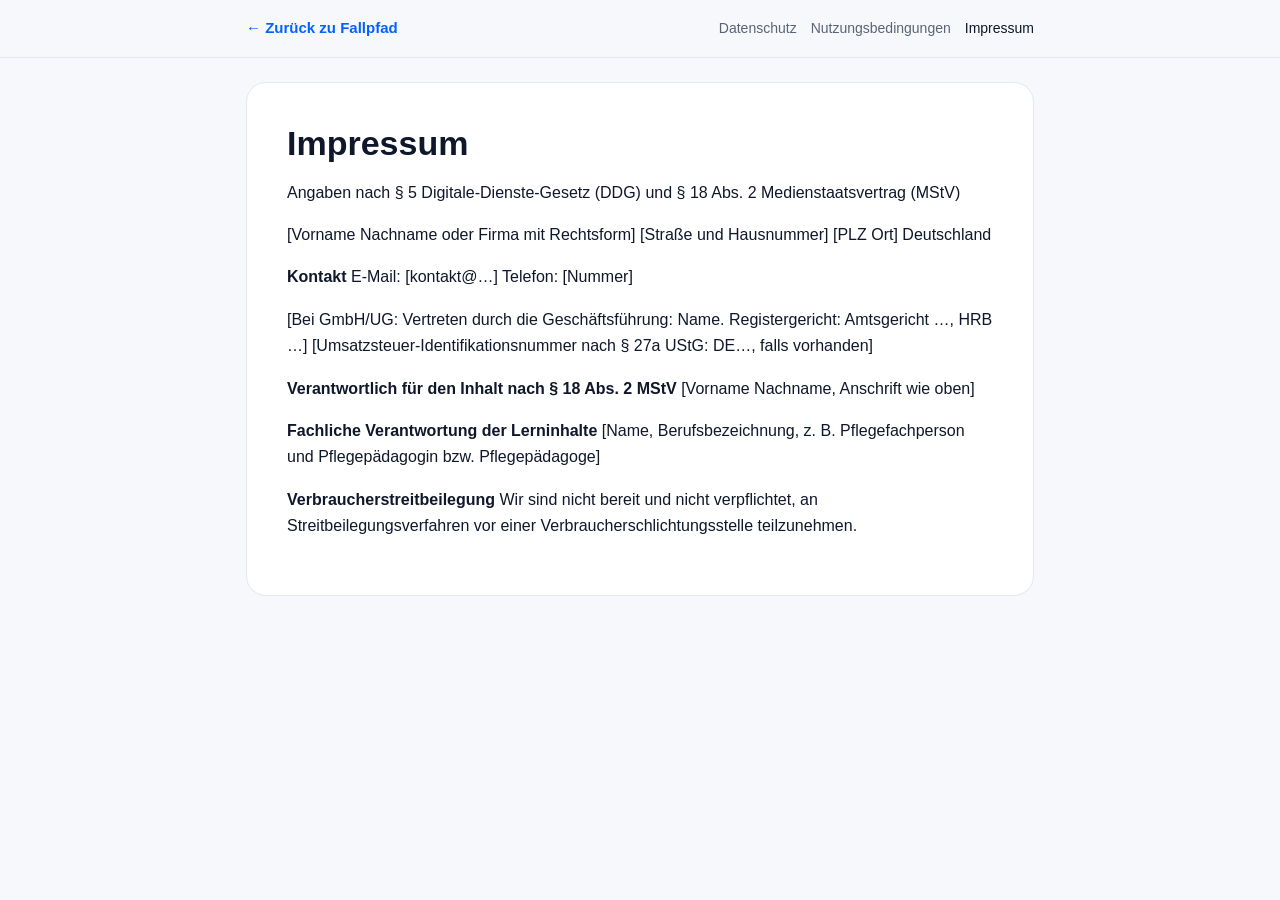
<file: impressum.html>
<!doctype html>
<html lang="de"><head><meta charset="utf-8"><meta name="viewport" content="width=device-width, initial-scale=1, viewport-fit=cover">
<title>Impressum · Fallpfad</title><link rel="icon" href="favicon.svg"><meta name="robots" content="index,follow">
<style>
:root{--bg:#f6f8fb;--card:#fff;--fg:#0f172a;--mu:#5b6475;--line:#e3e8ef;--ac:#0062FF}
@media (prefers-color-scheme:dark){:root{--bg:#0b1220;--card:#111a2b;--fg:#e8edf5;--mu:#9aa6b8;--line:#22304a;--ac:#5b9bff}}
*{box-sizing:border-box}html{-webkit-text-size-adjust:100%}
body{margin:0;background:var(--bg);color:var(--fg);font:16px/1.65 -apple-system,BlinkMacSystemFont,"Segoe UI",Roboto,Helvetica,Arial,sans-serif;padding:env(safe-area-inset-top,0) env(safe-area-inset-right,0) env(safe-area-inset-bottom,0) env(safe-area-inset-left,0)}
header{position:sticky;top:0;background:color-mix(in srgb,var(--bg) 88%,transparent);backdrop-filter:blur(12px);-webkit-backdrop-filter:blur(12px);border-bottom:1px solid var(--line);z-index:2;padding-top:env(safe-area-inset-top,0)}
header div{max-width:820px;margin:0 auto;padding:10px 16px;display:flex;align-items:center;gap:6px 12px;flex-wrap:wrap}
header a{color:var(--ac);text-decoration:none;font-weight:600;font-size:15px;display:inline-flex;align-items:center;gap:6px;padding:6px 0}
header nav{margin-left:auto;display:flex;gap:14px;flex-wrap:wrap}header nav a{color:var(--mu);font-weight:500;font-size:14px}header nav a[aria-current]{color:var(--fg)}
@media (max-width:600px){header nav{margin-left:0;width:100%;gap:16px;flex-wrap:nowrap;overflow-x:auto}header nav a{white-space:nowrap;padding:2px 0 6px}}
main{max-width:820px;margin:0 auto;padding:24px 16px 64px}
article{background:var(--card);border:1px solid var(--line);border-radius:20px;padding:clamp(20px,4vw,40px)}
h1{font-size:clamp(26px,5vw,34px);line-height:1.2;margin:0 0 12px}h2{font-size:21px;margin:34px 0 8px}h3{font-size:17px;margin:24px 0 6px}
p,li{overflow-wrap:anywhere}a{color:var(--ac)}
.tw{overflow-x:auto;margin:12px 0}table{border-collapse:collapse;width:100%;font-size:14px;min-width:560px}th,td{border:1px solid var(--line);padding:8px 10px;text-align:left;vertical-align:top}th{background:color-mix(in srgb,var(--ac) 7%,var(--card))}
code{font-size:.9em;background:color-mix(in srgb,var(--ac) 8%,transparent);padding:1px 5px;border-radius:5px}
</style></head><body>
<header><div><a href="index.html" onclick="if(history.length>1&&document.referrer){history.back();return false}">&#8592; Zurück zu Fallpfad</a>
<nav aria-label="Rechtliches"><a href="datenschutz.html">Datenschutz</a> <a href="nutzungsbedingungen.html">Nutzungsbedingungen</a> <a href="impressum.html" aria-current="page">Impressum</a></nav></div></header>
<main><article>
<h1>Impressum</h1>
<p>Angaben nach § 5 Digitale-Dienste-Gesetz (DDG) und § 18 Abs. 2 Medienstaatsvertrag (MStV)</p>
<p>[Vorname Nachname oder Firma mit Rechtsform]
[Straße und Hausnummer]
[PLZ Ort]
Deutschland</p>
<p><strong>Kontakt</strong>
E-Mail: [kontakt@…]
Telefon: [Nummer]</p>
<p>[Bei GmbH/UG: Vertreten durch die Geschäftsführung: Name. Registergericht: Amtsgericht …, HRB …]
[Umsatzsteuer-Identifikationsnummer nach § 27a UStG: DE…, falls vorhanden]</p>
<p><strong>Verantwortlich für den Inhalt nach § 18 Abs. 2 MStV</strong>
[Vorname Nachname, Anschrift wie oben]</p>
<p><strong>Fachliche Verantwortung der Lerninhalte</strong>
[Name, Berufsbezeichnung, z. B. Pflegefachperson und Pflegepädagogin bzw. Pflegepädagoge]</p>
<p><strong>Verbraucherstreitbeilegung</strong>
Wir sind nicht bereit und nicht verpflichtet, an Streitbeilegungsverfahren vor einer Verbraucherschlichtungsstelle teilzunehmen.</p>
</article></main></body></html>
</file>
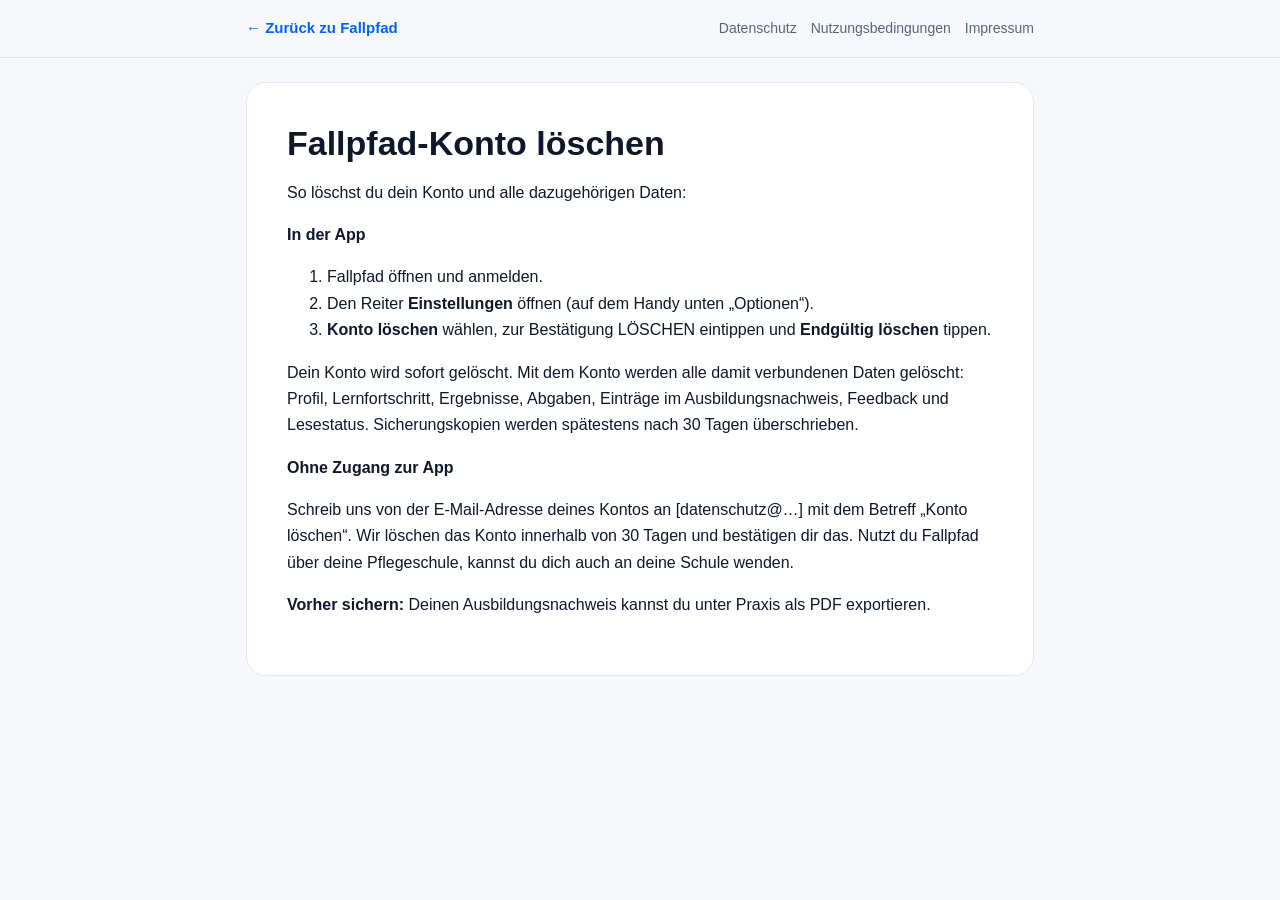
<file: konto-loeschen.html>
<!doctype html>
<html lang="de"><head><meta charset="utf-8"><meta name="viewport" content="width=device-width, initial-scale=1, viewport-fit=cover">
<title>Konto löschen · Fallpfad</title><link rel="icon" href="favicon.svg"><meta name="robots" content="index,follow">
<style>
:root{--bg:#f6f8fb;--card:#fff;--fg:#0f172a;--mu:#5b6475;--line:#e3e8ef;--ac:#0062FF}
@media (prefers-color-scheme:dark){:root{--bg:#0b1220;--card:#111a2b;--fg:#e8edf5;--mu:#9aa6b8;--line:#22304a;--ac:#5b9bff}}
*{box-sizing:border-box}html{-webkit-text-size-adjust:100%}
body{margin:0;background:var(--bg);color:var(--fg);font:16px/1.65 -apple-system,BlinkMacSystemFont,"Segoe UI",Roboto,Helvetica,Arial,sans-serif;padding:env(safe-area-inset-top,0) env(safe-area-inset-right,0) env(safe-area-inset-bottom,0) env(safe-area-inset-left,0)}
header{position:sticky;top:0;background:color-mix(in srgb,var(--bg) 88%,transparent);backdrop-filter:blur(12px);-webkit-backdrop-filter:blur(12px);border-bottom:1px solid var(--line);z-index:2;padding-top:env(safe-area-inset-top,0)}
header div{max-width:820px;margin:0 auto;padding:10px 16px;display:flex;align-items:center;gap:6px 12px;flex-wrap:wrap}
header a{color:var(--ac);text-decoration:none;font-weight:600;font-size:15px;display:inline-flex;align-items:center;gap:6px;padding:6px 0}
header nav{margin-left:auto;display:flex;gap:14px;flex-wrap:wrap}header nav a{color:var(--mu);font-weight:500;font-size:14px}header nav a[aria-current]{color:var(--fg)}
@media (max-width:600px){header nav{margin-left:0;width:100%;gap:16px;flex-wrap:nowrap;overflow-x:auto}header nav a{white-space:nowrap;padding:2px 0 6px}}
main{max-width:820px;margin:0 auto;padding:24px 16px 64px}
article{background:var(--card);border:1px solid var(--line);border-radius:20px;padding:clamp(20px,4vw,40px)}
h1{font-size:clamp(26px,5vw,34px);line-height:1.2;margin:0 0 12px}h2{font-size:21px;margin:34px 0 8px}h3{font-size:17px;margin:24px 0 6px}
p,li{overflow-wrap:anywhere}a{color:var(--ac)}
.tw{overflow-x:auto;margin:12px 0}table{border-collapse:collapse;width:100%;font-size:14px;min-width:560px}th,td{border:1px solid var(--line);padding:8px 10px;text-align:left;vertical-align:top}th{background:color-mix(in srgb,var(--ac) 7%,var(--card))}
code{font-size:.9em;background:color-mix(in srgb,var(--ac) 8%,transparent);padding:1px 5px;border-radius:5px}
</style></head><body>
<header><div><a href="index.html" onclick="if(history.length>1&&document.referrer){history.back();return false}">&#8592; Zurück zu Fallpfad</a>
<nav aria-label="Rechtliches"><a href="datenschutz.html">Datenschutz</a> <a href="nutzungsbedingungen.html">Nutzungsbedingungen</a> <a href="impressum.html">Impressum</a></nav></div></header>
<main><article>
<h1>Fallpfad-Konto löschen</h1>
<p>So löschst du dein Konto und alle dazugehörigen Daten:</p>
<p><strong>In der App</strong></p>
<ol>
<li>Fallpfad öffnen und anmelden.</li>
<li>Den Reiter <strong>Einstellungen</strong> öffnen (auf dem Handy unten „Optionen“).</li>
<li><strong>Konto löschen</strong> wählen, zur Bestätigung LÖSCHEN eintippen und <strong>Endgültig löschen</strong> tippen.</li>
</ol>
<p>Dein Konto wird sofort gelöscht. Mit dem Konto werden alle damit verbundenen Daten gelöscht: Profil, Lernfortschritt, Ergebnisse, Abgaben, Einträge im Ausbildungsnachweis, Feedback und Lesestatus. Sicherungskopien werden spätestens nach 30 Tagen überschrieben.</p>
<p><strong>Ohne Zugang zur App</strong></p>
<p>Schreib uns von der E-Mail-Adresse deines Kontos an [datenschutz@…] mit dem Betreff „Konto löschen“. Wir löschen das Konto innerhalb von 30 Tagen und bestätigen dir das. Nutzt du Fallpfad über deine Pflegeschule, kannst du dich auch an deine Schule wenden.</p>
<p><strong>Vorher sichern:</strong> Deinen Ausbildungsnachweis kannst du unter Praxis als PDF exportieren.</p>
</article></main></body></html>
</file>
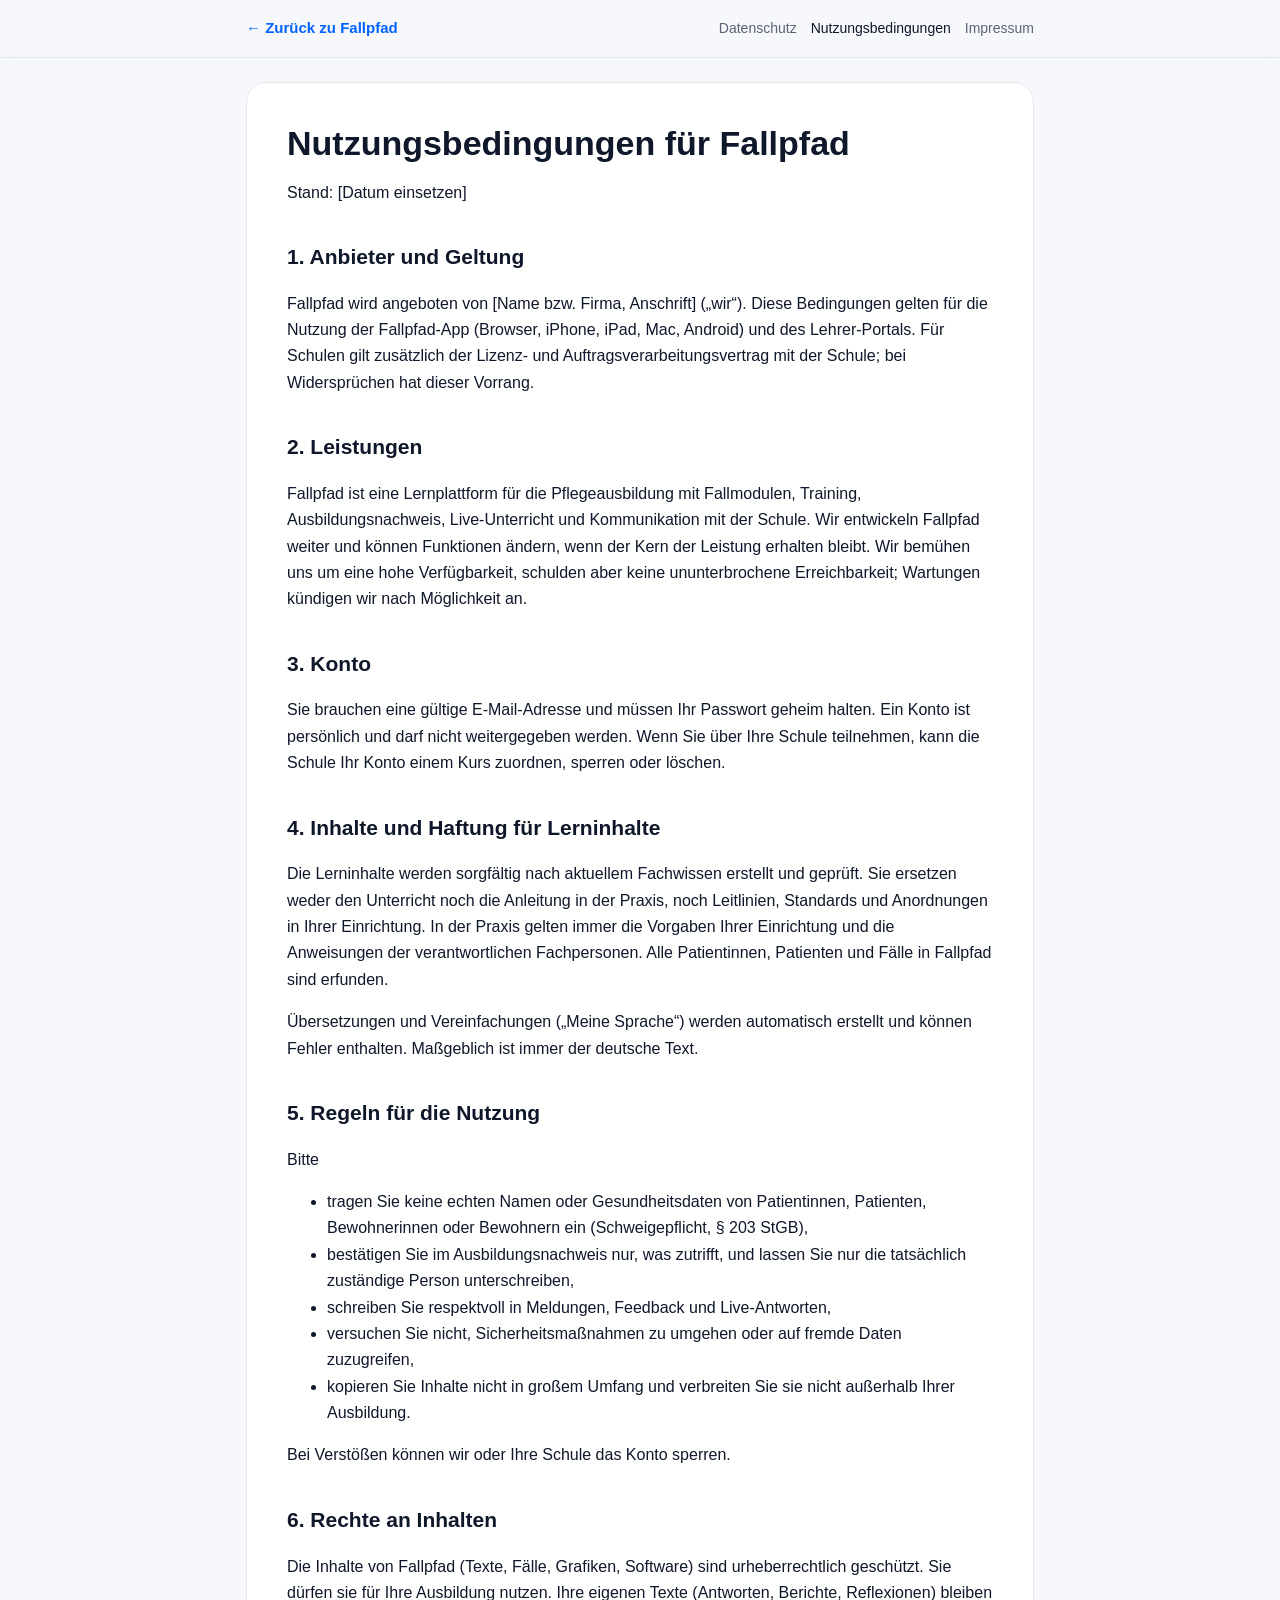
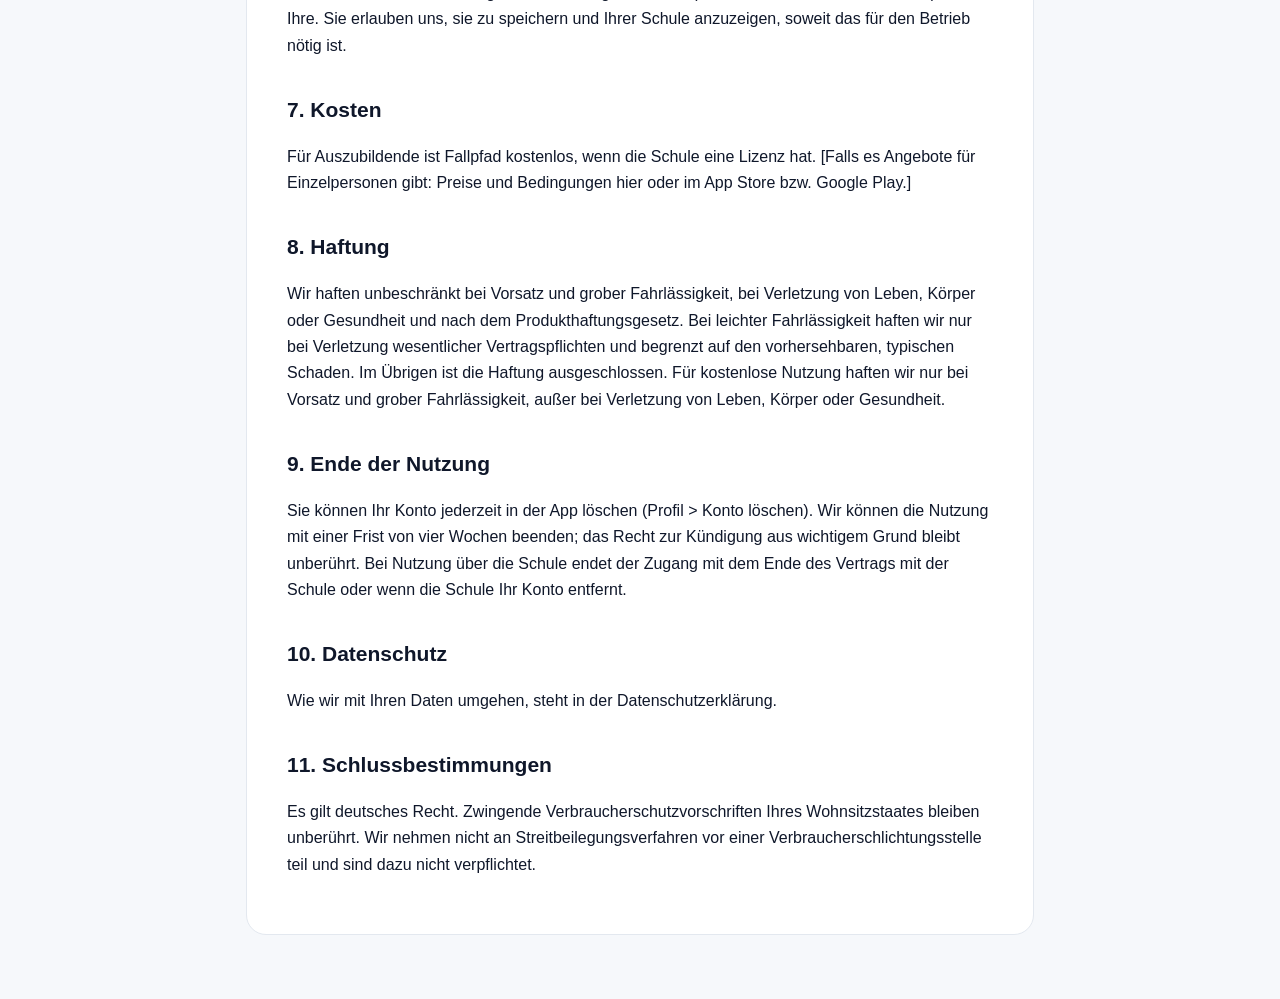
<file: nutzungsbedingungen.html>
<!doctype html>
<html lang="de"><head><meta charset="utf-8"><meta name="viewport" content="width=device-width, initial-scale=1, viewport-fit=cover">
<title>Nutzungsbedingungen · Fallpfad</title><link rel="icon" href="favicon.svg"><meta name="robots" content="index,follow">
<style>
:root{--bg:#f6f8fb;--card:#fff;--fg:#0f172a;--mu:#5b6475;--line:#e3e8ef;--ac:#0062FF}
@media (prefers-color-scheme:dark){:root{--bg:#0b1220;--card:#111a2b;--fg:#e8edf5;--mu:#9aa6b8;--line:#22304a;--ac:#5b9bff}}
*{box-sizing:border-box}html{-webkit-text-size-adjust:100%}
body{margin:0;background:var(--bg);color:var(--fg);font:16px/1.65 -apple-system,BlinkMacSystemFont,"Segoe UI",Roboto,Helvetica,Arial,sans-serif;padding:env(safe-area-inset-top,0) env(safe-area-inset-right,0) env(safe-area-inset-bottom,0) env(safe-area-inset-left,0)}
header{position:sticky;top:0;background:color-mix(in srgb,var(--bg) 88%,transparent);backdrop-filter:blur(12px);-webkit-backdrop-filter:blur(12px);border-bottom:1px solid var(--line);z-index:2;padding-top:env(safe-area-inset-top,0)}
header div{max-width:820px;margin:0 auto;padding:10px 16px;display:flex;align-items:center;gap:6px 12px;flex-wrap:wrap}
header a{color:var(--ac);text-decoration:none;font-weight:600;font-size:15px;display:inline-flex;align-items:center;gap:6px;padding:6px 0}
header nav{margin-left:auto;display:flex;gap:14px;flex-wrap:wrap}header nav a{color:var(--mu);font-weight:500;font-size:14px}header nav a[aria-current]{color:var(--fg)}
@media (max-width:600px){header nav{margin-left:0;width:100%;gap:16px;flex-wrap:nowrap;overflow-x:auto}header nav a{white-space:nowrap;padding:2px 0 6px}}
main{max-width:820px;margin:0 auto;padding:24px 16px 64px}
article{background:var(--card);border:1px solid var(--line);border-radius:20px;padding:clamp(20px,4vw,40px)}
h1{font-size:clamp(26px,5vw,34px);line-height:1.2;margin:0 0 12px}h2{font-size:21px;margin:34px 0 8px}h3{font-size:17px;margin:24px 0 6px}
p,li{overflow-wrap:anywhere}a{color:var(--ac)}
.tw{overflow-x:auto;margin:12px 0}table{border-collapse:collapse;width:100%;font-size:14px;min-width:560px}th,td{border:1px solid var(--line);padding:8px 10px;text-align:left;vertical-align:top}th{background:color-mix(in srgb,var(--ac) 7%,var(--card))}
code{font-size:.9em;background:color-mix(in srgb,var(--ac) 8%,transparent);padding:1px 5px;border-radius:5px}
</style></head><body>
<header><div><a href="index.html" onclick="if(history.length>1&&document.referrer){history.back();return false}">&#8592; Zurück zu Fallpfad</a>
<nav aria-label="Rechtliches"><a href="datenschutz.html">Datenschutz</a> <a href="nutzungsbedingungen.html" aria-current="page">Nutzungsbedingungen</a> <a href="impressum.html">Impressum</a></nav></div></header>
<main><article>
<h1>Nutzungsbedingungen für Fallpfad</h1>
<p>Stand: [Datum einsetzen]</p>
<h2>1. Anbieter und Geltung</h2>
<p>Fallpfad wird angeboten von [Name bzw. Firma, Anschrift] („wir“). Diese Bedingungen gelten für die Nutzung der Fallpfad-App (Browser, iPhone, iPad, Mac, Android) und des Lehrer-Portals. Für Schulen gilt zusätzlich der Lizenz- und Auftragsverarbeitungsvertrag mit der Schule; bei Widersprüchen hat dieser Vorrang.</p>
<h2>2. Leistungen</h2>
<p>Fallpfad ist eine Lernplattform für die Pflegeausbildung mit Fallmodulen, Training, Ausbildungsnachweis, Live-Unterricht und Kommunikation mit der Schule. Wir entwickeln Fallpfad weiter und können Funktionen ändern, wenn der Kern der Leistung erhalten bleibt. Wir bemühen uns um eine hohe Verfügbarkeit, schulden aber keine ununterbrochene Erreichbarkeit; Wartungen kündigen wir nach Möglichkeit an.</p>
<h2>3. Konto</h2>
<p>Sie brauchen eine gültige E-Mail-Adresse und müssen Ihr Passwort geheim halten. Ein Konto ist persönlich und darf nicht weitergegeben werden. Wenn Sie über Ihre Schule teilnehmen, kann die Schule Ihr Konto einem Kurs zuordnen, sperren oder löschen.</p>
<h2>4. Inhalte und Haftung für Lerninhalte</h2>
<p>Die Lerninhalte werden sorgfältig nach aktuellem Fachwissen erstellt und geprüft. Sie ersetzen weder den Unterricht noch die Anleitung in der Praxis, noch Leitlinien, Standards und Anordnungen in Ihrer Einrichtung. In der Praxis gelten immer die Vorgaben Ihrer Einrichtung und die Anweisungen der verantwortlichen Fachpersonen. Alle Patientinnen, Patienten und Fälle in Fallpfad sind erfunden.</p>
<p>Übersetzungen und Vereinfachungen („Meine Sprache“) werden automatisch erstellt und können Fehler enthalten. Maßgeblich ist immer der deutsche Text.</p>
<h2>5. Regeln für die Nutzung</h2>
<p>Bitte</p>
<ul>
<li>tragen Sie keine echten Namen oder Gesundheitsdaten von Patientinnen, Patienten, Bewohnerinnen oder Bewohnern ein (Schweigepflicht, § 203 StGB),</li>
<li>bestätigen Sie im Ausbildungsnachweis nur, was zutrifft, und lassen Sie nur die tatsächlich zuständige Person unterschreiben,</li>
<li>schreiben Sie respektvoll in Meldungen, Feedback und Live-Antworten,</li>
<li>versuchen Sie nicht, Sicherheitsmaßnahmen zu umgehen oder auf fremde Daten zuzugreifen,</li>
<li>kopieren Sie Inhalte nicht in großem Umfang und verbreiten Sie sie nicht außerhalb Ihrer Ausbildung.</li>
</ul>
<p>Bei Verstößen können wir oder Ihre Schule das Konto sperren.</p>
<h2>6. Rechte an Inhalten</h2>
<p>Die Inhalte von Fallpfad (Texte, Fälle, Grafiken, Software) sind urheberrechtlich geschützt. Sie dürfen sie für Ihre Ausbildung nutzen. Ihre eigenen Texte (Antworten, Berichte, Reflexionen) bleiben Ihre. Sie erlauben uns, sie zu speichern und Ihrer Schule anzuzeigen, soweit das für den Betrieb nötig ist.</p>
<h2>7. Kosten</h2>
<p>Für Auszubildende ist Fallpfad kostenlos, wenn die Schule eine Lizenz hat. [Falls es Angebote für Einzelpersonen gibt: Preise und Bedingungen hier oder im App Store bzw. Google Play.]</p>
<h2>8. Haftung</h2>
<p>Wir haften unbeschränkt bei Vorsatz und grober Fahrlässigkeit, bei Verletzung von Leben, Körper oder Gesundheit und nach dem Produkthaftungsgesetz. Bei leichter Fahrlässigkeit haften wir nur bei Verletzung wesentlicher Vertragspflichten und begrenzt auf den vorhersehbaren, typischen Schaden. Im Übrigen ist die Haftung ausgeschlossen. Für kostenlose Nutzung haften wir nur bei Vorsatz und grober Fahrlässigkeit, außer bei Verletzung von Leben, Körper oder Gesundheit.</p>
<h2>9. Ende der Nutzung</h2>
<p>Sie können Ihr Konto jederzeit in der App löschen (Profil &gt; Konto löschen). Wir können die Nutzung mit einer Frist von vier Wochen beenden; das Recht zur Kündigung aus wichtigem Grund bleibt unberührt. Bei Nutzung über die Schule endet der Zugang mit dem Ende des Vertrags mit der Schule oder wenn die Schule Ihr Konto entfernt.</p>
<h2>10. Datenschutz</h2>
<p>Wie wir mit Ihren Daten umgehen, steht in der Datenschutzerklärung.</p>
<h2>11. Schlussbestimmungen</h2>
<p>Es gilt deutsches Recht. Zwingende Verbraucherschutzvorschriften Ihres Wohnsitzstaates bleiben unberührt. Wir nehmen nicht an Streitbeilegungsverfahren vor einer Verbraucherschlichtungsstelle teil und sind dazu nicht verpflichtet.</p>
</article></main></body></html>
</file>
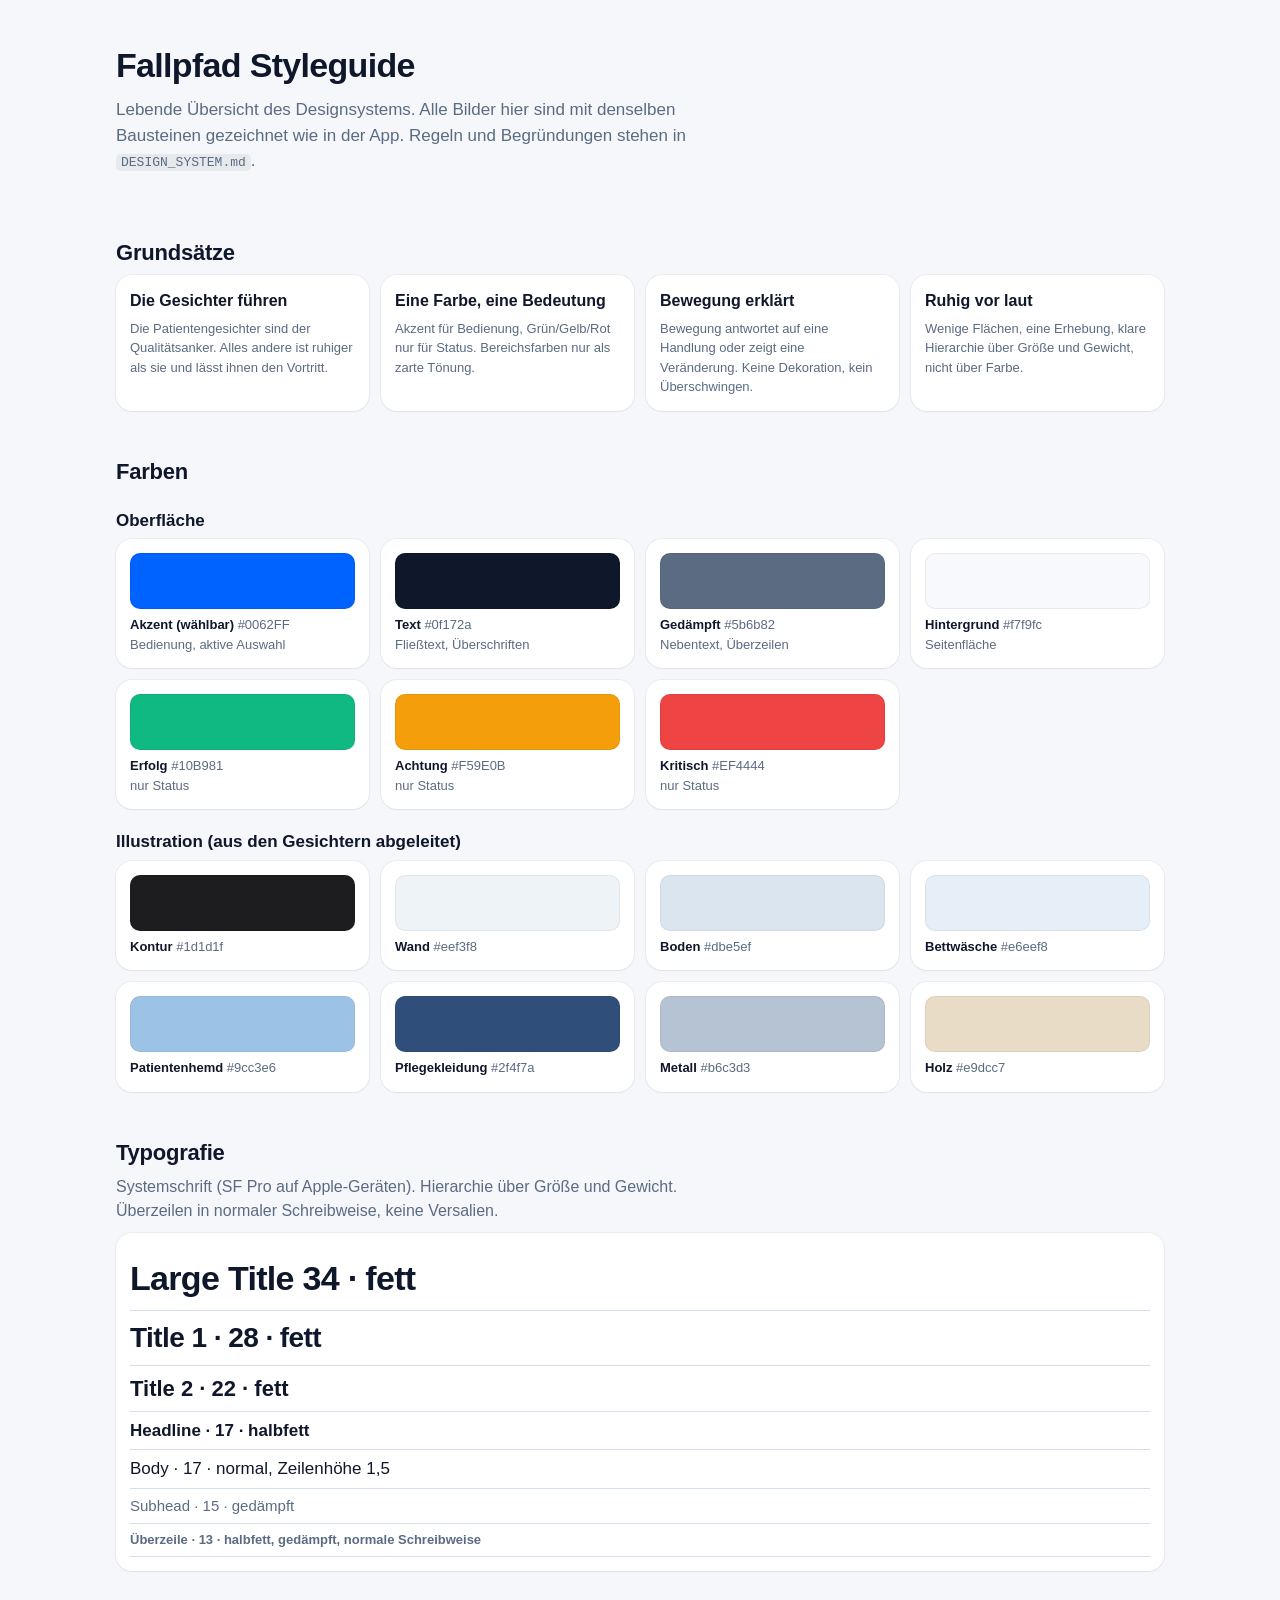
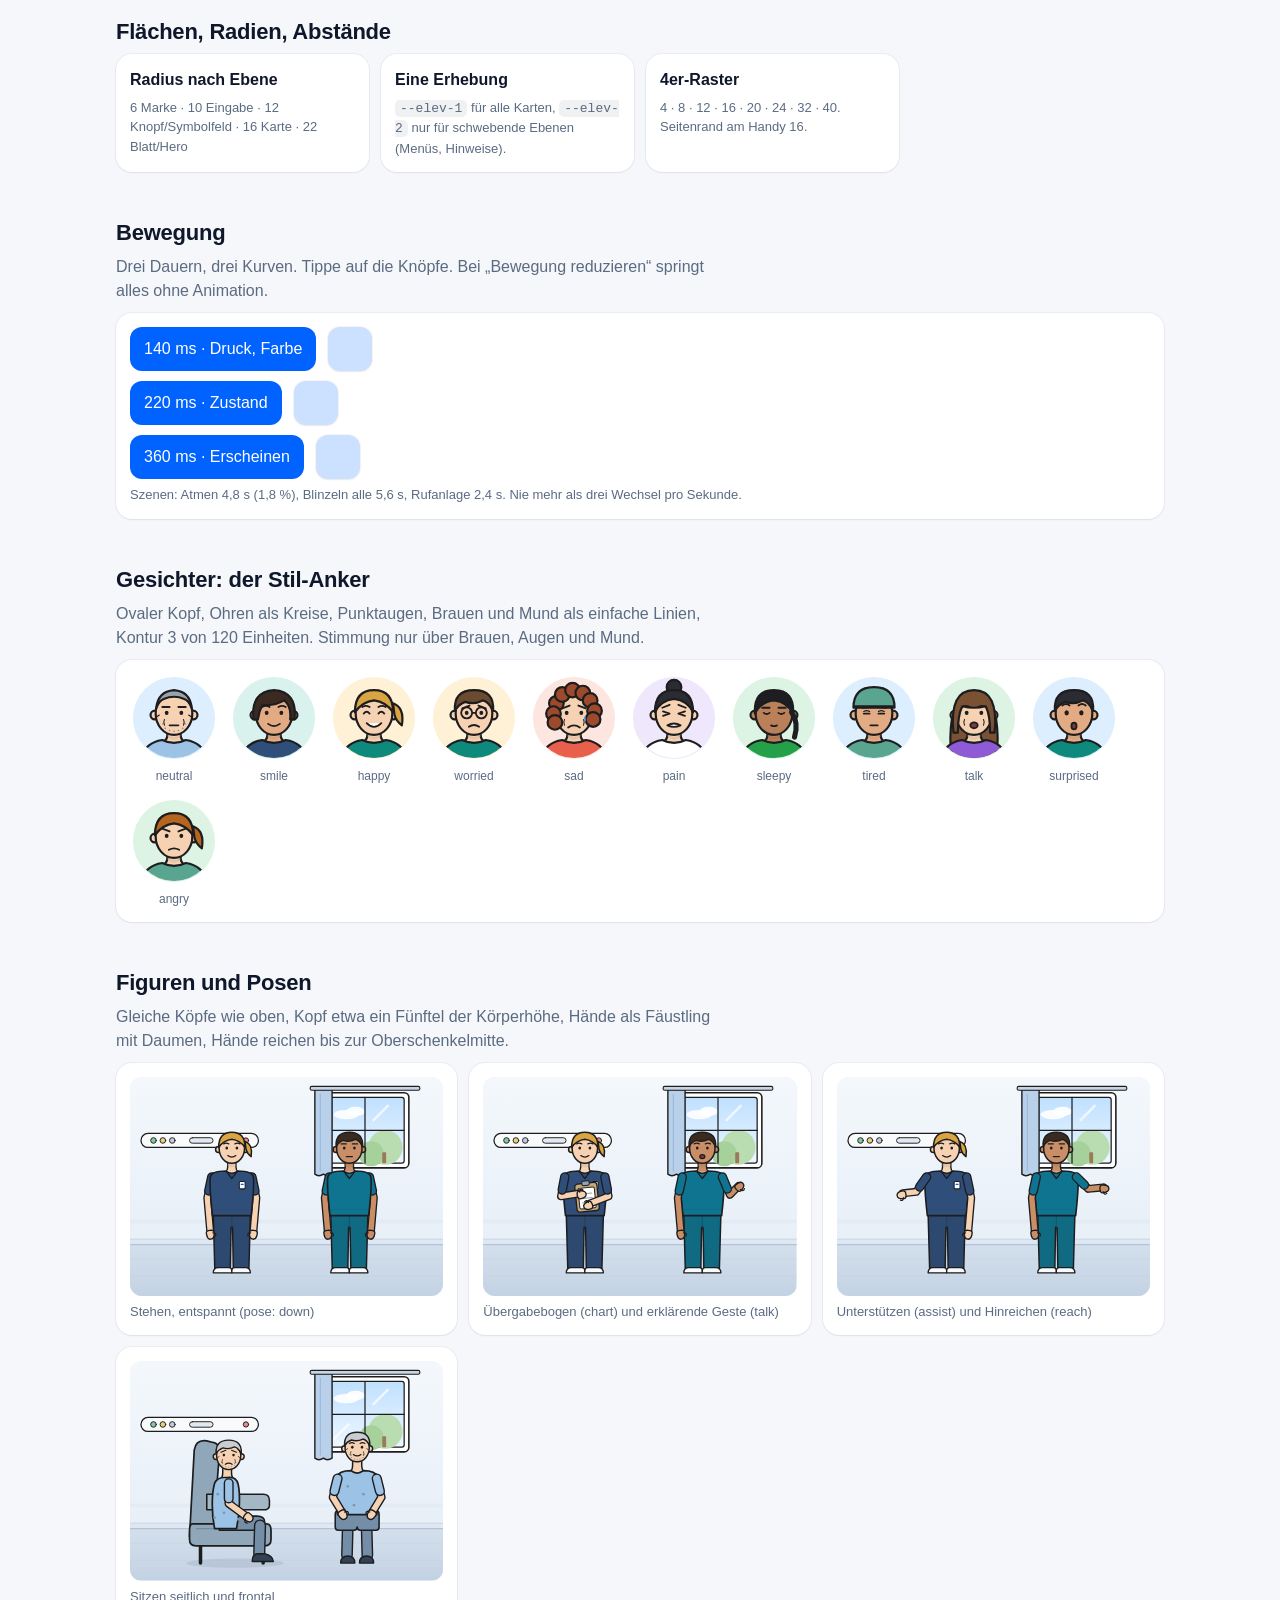
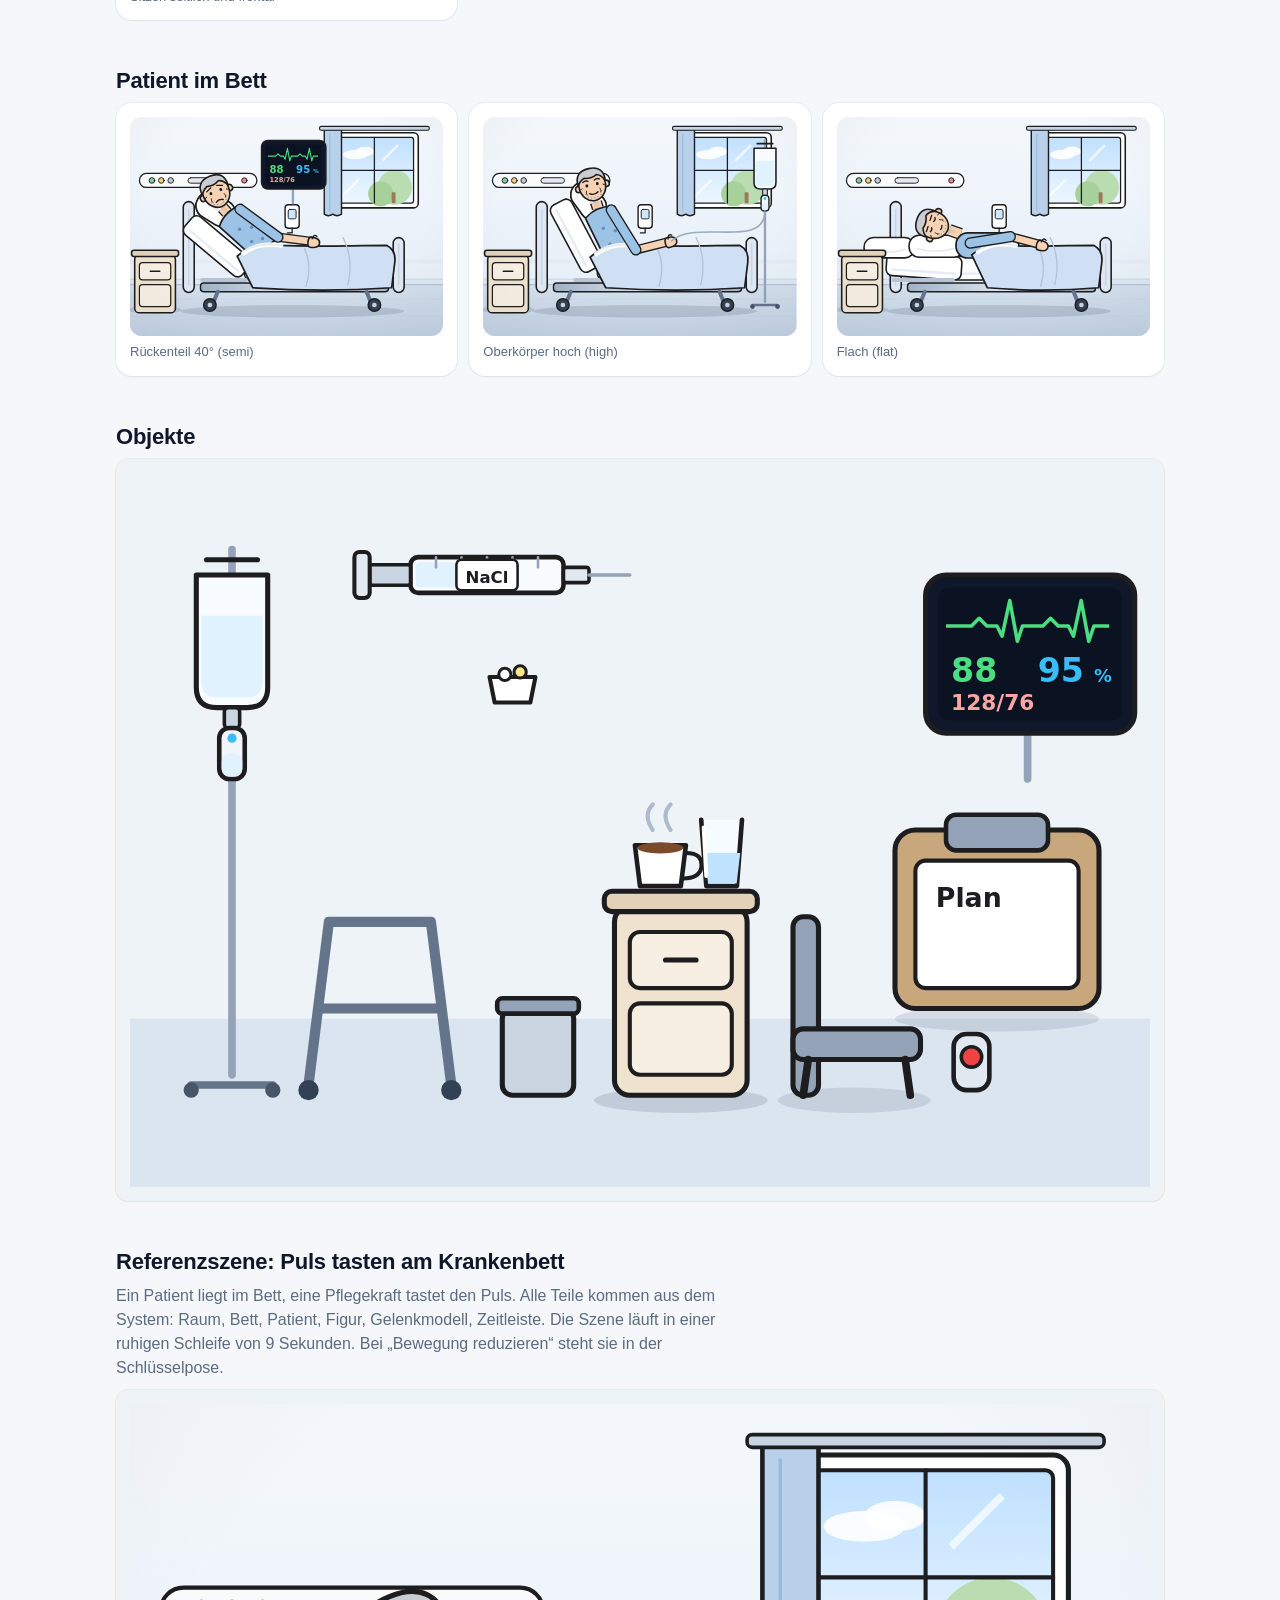
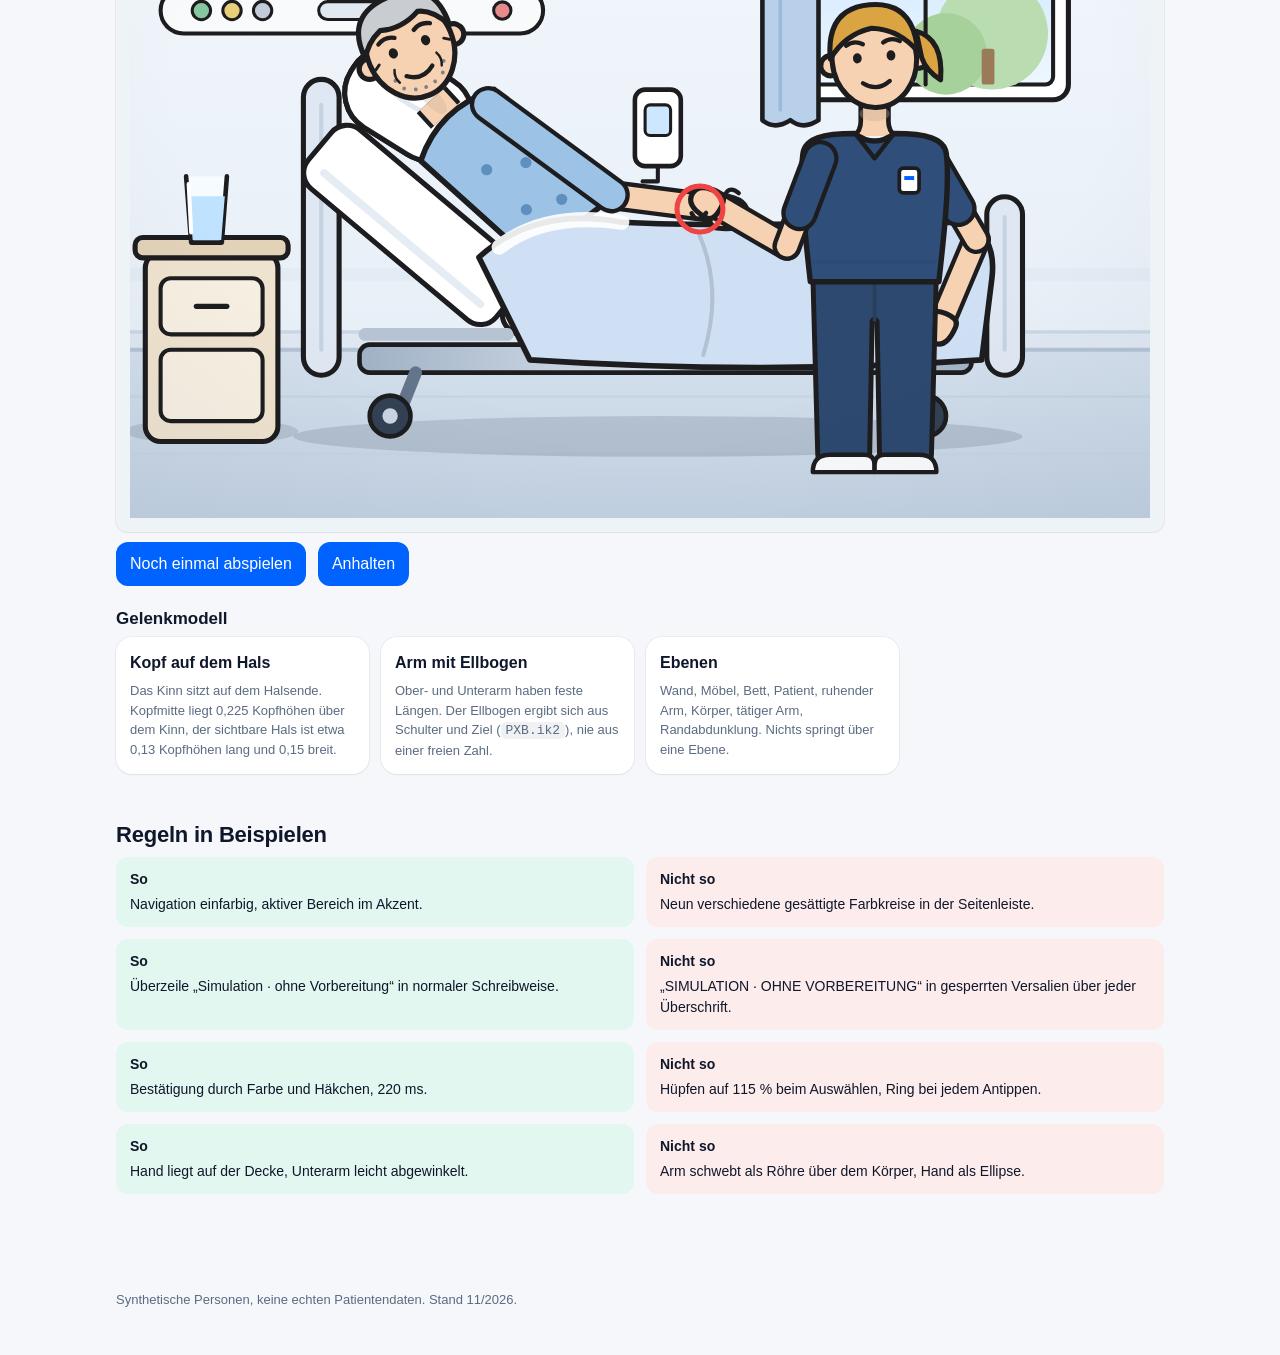
<file: styleguide.html>
<!doctype html>
<html lang="de">
<head>
<meta charset="utf-8">
<meta name="viewport" content="width=device-width,initial-scale=1,viewport-fit=cover">
<meta name="robots" content="noindex">
<title>Fallpfad Styleguide</title>
<link rel="stylesheet" href="css/08-system.css">
<style>
  :root{--bg:#f5f7fa;--surface:#fff;--fg:#0f172a;--muted:#5b6b82;--line:rgba(190,204,228,.65);--accent:#0062FF;--ok:#10B981;--warn:#F59E0B;--bad:#EF4444;color-scheme:light dark}
  @media (prefers-color-scheme:dark){:root:not([data-theme="light"]){--bg:#05070b;--surface:#0e1219;--fg:#f2f4f8;--muted:#9aa6b8;--line:rgba(58,70,92,.7);--accent:#3B82F6}}
  :root[data-theme="dark"]{--bg:#05070b;--surface:#0e1219;--fg:#f2f4f8;--muted:#9aa6b8;--line:rgba(58,70,92,.7);--accent:#3B82F6}
  *{box-sizing:border-box}
  body{margin:0;background:var(--bg);color:var(--fg);font:16px/1.5 -apple-system,BlinkMacSystemFont,"SF Pro Text","Inter","Segoe UI",Roboto,sans-serif;-webkit-font-smoothing:antialiased}
  header,main{max-width:1080px;margin:0 auto;padding:0 16px}
  header{padding-top:40px;padding-bottom:8px}
  h1{font-size:34px;letter-spacing:-.02em;margin:0 0 6px}
  h2{font-size:22px;letter-spacing:-.01em;margin:44px 0 6px}
  h3{font-size:17px;margin:20px 0 6px}
  p{margin:0 0 10px;max-width:68ch;color:var(--muted)}
  .lead{font-size:17px}
  .grid{display:grid;gap:12px;grid-template-columns:repeat(auto-fill,minmax(min(100%,220px),1fr))}
  .grid.wide{grid-template-columns:repeat(auto-fill,minmax(min(100%,320px),1fr))}
  .card{background:var(--surface);border-radius:16px;box-shadow:var(--elev-1);padding:14px;overflow:hidden}
  .card small{display:block;color:var(--muted);font-size:13px;margin-top:6px}
  .sw{height:56px;border-radius:10px;box-shadow:inset 0 0 0 1px rgba(0,0,0,.06)}
  .scene{border-radius:12px;overflow:hidden;background:#eef3f8}
  .scene svg{display:block;width:100%;height:auto}
  .faces{display:flex;flex-wrap:wrap;gap:12px}
  .faces figure{margin:0;width:88px;text-align:center;font-size:12px;color:var(--muted)}
  .faces svg{width:88px;height:88px}
  .type div{padding:6px 0;border-bottom:1px solid var(--line)}
  .rule{display:grid;grid-template-columns:1fr 1fr;gap:12px}
  .do,.dont{border-radius:12px;padding:12px 14px;font-size:14px}
  .do{background:color-mix(in srgb,var(--ok) 12%,var(--surface))}
  .dont{background:color-mix(in srgb,var(--bad) 10%,var(--surface))}
  .do b,.dont b{display:block;margin-bottom:4px}
  .motion{display:flex;gap:12px;flex-wrap:wrap;align-items:center}
  .motion button{font:inherit;border:0;border-radius:12px;padding:10px 14px;background:var(--accent);color:#fff;cursor:pointer}
  .ball{width:44px;height:44px;border-radius:12px;background:color-mix(in srgb,var(--accent) 20%,var(--surface));box-shadow:var(--elev-1)}
  .ball.go{transform:translateX(160px)}
  .t-fast{transition:transform var(--m-fast) var(--e-standard)}
  .t-base{transition:transform var(--m-base) var(--e-standard)}
  .t-slow{transition:transform var(--m-slow) var(--e-enter)}
  code{font-size:13px;background:color-mix(in srgb,var(--fg) 6%,transparent);padding:1px 5px;border-radius:5px}
  footer{max-width:1080px;margin:48px auto;padding:0 16px;color:var(--muted);font-size:13px}
  @media (max-width:600px){.rule{grid-template-columns:1fr}}
</style>
</head>
<body>
<header>
  <h1>Fallpfad Styleguide</h1>
  <p class="lead">Lebende Übersicht des Designsystems. Alle Bilder hier sind mit denselben Bausteinen gezeichnet wie in der App. Regeln und Begründungen stehen in <code>DESIGN_SYSTEM.md</code>.</p>
</header>
<main>
  <h2>Grundsätze</h2>
  <div class="grid">
    <div class="card"><b>Die Gesichter führen</b><small>Die Patientengesichter sind der Qualitätsanker. Alles andere ist ruhiger als sie und lässt ihnen den Vortritt.</small></div>
    <div class="card"><b>Eine Farbe, eine Bedeutung</b><small>Akzent für Bedienung, Grün/Gelb/Rot nur für Status. Bereichsfarben nur als zarte Tönung.</small></div>
    <div class="card"><b>Bewegung erklärt</b><small>Bewegung antwortet auf eine Handlung oder zeigt eine Veränderung. Keine Dekoration, kein Überschwingen.</small></div>
    <div class="card"><b>Ruhig vor laut</b><small>Wenige Flächen, eine Erhebung, klare Hierarchie über Größe und Gewicht, nicht über Farbe.</small></div>
  </div>

  <h2>Farben</h2>
  <h3>Oberfläche</h3>
  <div class="grid" id="ui-colors"></div>
  <h3>Illustration (aus den Gesichtern abgeleitet)</h3>
  <div class="grid" id="ill-colors"></div>

  <h2>Typografie</h2>
  <p>Systemschrift (SF Pro auf Apple-Geräten). Hierarchie über Größe und Gewicht. Überzeilen in normaler Schreibweise, keine Versalien.</p>
  <div class="card type">
    <div style="font-size:34px;font-weight:700;letter-spacing:-.02em">Large Title 34 · fett</div>
    <div style="font-size:28px;font-weight:700;letter-spacing:-.02em">Title 1 · 28 · fett</div>
    <div style="font-size:22px;font-weight:700">Title 2 · 22 · fett</div>
    <div style="font-size:17px;font-weight:600">Headline · 17 · halbfett</div>
    <div style="font-size:17px">Body · 17 · normal, Zeilenhöhe 1,5</div>
    <div style="font-size:15px;color:var(--muted)">Subhead · 15 · gedämpft</div>
    <div style="font-size:13px;font-weight:600;color:var(--muted)">Überzeile · 13 · halbfett, gedämpft, normale Schreibweise</div>
  </div>

  <h2>Flächen, Radien, Abstände</h2>
  <div class="grid">
    <div class="card"><b>Radius nach Ebene</b><small>6 Marke · 10 Eingabe · 12 Knopf/Symbolfeld · 16 Karte · 22 Blatt/Hero</small></div>
    <div class="card"><b>Eine Erhebung</b><small><code>--elev-1</code> für alle Karten, <code>--elev-2</code> nur für schwebende Ebenen (Menüs, Hinweise).</small></div>
    <div class="card"><b>4er-Raster</b><small>4 · 8 · 12 · 16 · 20 · 24 · 32 · 40. Seitenrand am Handy 16.</small></div>
  </div>

  <h2>Bewegung</h2>
  <p>Drei Dauern, drei Kurven. Tippe auf die Knöpfe. Bei „Bewegung reduzieren“ springt alles ohne Animation.</p>
  <div class="card">
    <div class="motion"><button type="button" data-ball="b1">140 ms · Druck, Farbe</button><div class="ball t-fast" id="b1"></div></div>
    <div class="motion" style="margin-top:10px"><button type="button" data-ball="b2">220 ms · Zustand</button><div class="ball t-base" id="b2"></div></div>
    <div class="motion" style="margin-top:10px"><button type="button" data-ball="b3">360 ms · Erscheinen</button><div class="ball t-slow" id="b3"></div></div>
    <small>Szenen: Atmen 4,8 s (1,8 %), Blinzeln alle 5,6 s, Rufanlage 2,4 s. Nie mehr als drei Wechsel pro Sekunde.</small>
  </div>

  <h2>Gesichter: der Stil-Anker</h2>
  <p>Ovaler Kopf, Ohren als Kreise, Punktaugen, Brauen und Mund als einfache Linien, Kontur 3 von 120 Einheiten. Stimmung nur über Brauen, Augen und Mund.</p>
  <div class="card"><div class="faces" id="faces"></div></div>

  <h2>Figuren und Posen</h2>
  <p>Gleiche Köpfe wie oben, Kopf etwa ein Fünftel der Körperhöhe, Hände als Fäustling mit Daumen, Hände reichen bis zur Oberschenkelmitte.</p>
  <div class="grid wide" id="poses"></div>

  <h2>Patient im Bett</h2>
  <div class="grid wide" id="beds"></div>

  <h2>Objekte</h2>
  <div class="card scene" id="objects"></div>

  <h2>Referenzszene: Puls tasten am Krankenbett</h2>
  <p>Ein Patient liegt im Bett, eine Pflegekraft tastet den Puls. Alle Teile kommen aus dem System: Raum, Bett, Patient, Figur, Gelenkmodell, Zeitleiste. Die Szene läuft in einer ruhigen Schleife von 9 Sekunden. Bei „Bewegung reduzieren“ steht sie in der Schlüsselpose.</p>
  <div class="card scene" id="bedside"></div>
  <div class="motion" style="margin-top:10px"><button type="button" id="bs-replay">Noch einmal abspielen</button><button type="button" id="bs-pause">Anhalten</button></div>
  <h3>Gelenkmodell</h3>
  <div class="grid">
    <div class="card"><b>Kopf auf dem Hals</b><small>Das Kinn sitzt auf dem Halsende. Kopfmitte liegt 0,225 Kopfhöhen über dem Kinn, der sichtbare Hals ist etwa 0,13 Kopfhöhen lang und 0,15 breit.</small></div>
    <div class="card"><b>Arm mit Ellbogen</b><small>Ober- und Unterarm haben feste Längen. Der Ellbogen ergibt sich aus Schulter und Ziel (<code>PXB.ik2</code>), nie aus einer freien Zahl.</small></div>
    <div class="card"><b>Ebenen</b><small>Wand, Möbel, Bett, Patient, ruhender Arm, Körper, tätiger Arm, Randabdunklung. Nichts springt über eine Ebene.</small></div>
  </div>

  <h2>Regeln in Beispielen</h2>
  <div class="rule">
    <div class="do"><b>So</b>Navigation einfarbig, aktiver Bereich im Akzent.</div>
    <div class="dont"><b>Nicht so</b>Neun verschiedene gesättigte Farbkreise in der Seitenleiste.</div>
    <div class="do"><b>So</b>Überzeile „Simulation · ohne Vorbereitung“ in normaler Schreibweise.</div>
    <div class="dont"><b>Nicht so</b>„SIMULATION · OHNE VORBEREITUNG“ in gesperrten Versalien über jeder Überschrift.</div>
    <div class="do"><b>So</b>Bestätigung durch Farbe und Häkchen, 220 ms.</div>
    <div class="dont"><b>Nicht so</b>Hüpfen auf 115 % beim Auswählen, Ring bei jedem Antippen.</div>
    <div class="do"><b>So</b>Hand liegt auf der Decke, Unterarm leicht abgewinkelt.</div>
    <div class="dont"><b>Nicht so</b>Arm schwebt als Röhre über dem Körper, Hand als Ellipse.</div>
  </div>
</main>
<footer>Synthetische Personen, keine echten Patientendaten. Stand 11/2026.</footer>
<script src="js/training/02-demo-schuelerkonto.js"></script>
<script src="js/training/03-figuren-im-stil-der-module.js"></script>
<script src="js/training/04-illustrationen-fuer-die-praktische.js"></script>
<script src="js/training/05-figuren.js"></script>
<script src="js/training/46-szenen-system.js"></script>
<script src="js/training/47-szene-bettseite.js"></script>
<script src="js/styleguide.js"></script>
</body>
</html>
</file>
<file: css/01-basis.css>
:root{padding-top:env(safe-area-inset-top,0px);padding-bottom:env(safe-area-inset-bottom,0px)}body{margin:0}[hidden]{display:none!important}/* Layout: Seitenleiste ab 960px, darunter schwebende Tab-Bar; Inhalt in einer Lesespalte. Neutral, ein Akzent, keine Leuchteffekte. */
:root{
  --bg:#f7f9fc; --surface:#ffffff; --surface2:#f0f4fa; --fg:#0f172a; --muted:#5b6b82; --line:rgba(190,204,228,.65);
  --accent:#0062FF; --accent-soft:#edf3ff; --btn:#0062FF; --on-accent:#ffffff; --sage:#475569; --sage-soft:#f1f5f9;
  --bad:#EF4444; --bad-soft:#fef2f2; --warn:#F59E0B; --warn-soft:#fffaeb; --ok:#10B981; --ok-soft:#ecfdf5;
  --ok-ink:#047857; --warn-ink:#a15c07; --bad-ink:#c81e1e; --tint:#f5f8ff; --crit-tint:#fff6f6;
  --glass:rgba(255,255,255,.72); --fig-line:#cbd5e1; --mark:#0f172a; --on-mark:#ffffff;
  --shadow:0 1px 2px rgba(15,23,42,.04); --shadow-lg:0 12px 32px -12px rgba(15,23,42,.18);
  --font:-apple-system,BlinkMacSystemFont,"SF Pro Text","SF Pro Display","Inter","Segoe UI",Roboto,"Helvetica Neue",Arial,sans-serif;
  --ease:cubic-bezier(.22,1,.36,1);
}
@media (prefers-color-scheme:dark){:root:not([data-theme="light"]){
  --bg:#05070b; --surface:#0e1219; --surface2:#171c26; --fg:#f2f4f8; --muted:#9aa6b8; --line:rgba(58,70,92,.7);
  --accent:#3B82F6; --accent-soft:#0e1a33; --btn:#0062FF; --on-accent:#ffffff; --sage:#a1a1aa; --sage-soft:#161b24;
  --bad:#EF4444; --bad-soft:#2a1215; --warn:#F59E0B; --warn-soft:#261b07; --ok:#10B981; --ok-soft:#062219;
  --ok-ink:#34d399; --warn-ink:#fbbf24; --bad-ink:#f87171; --tint:#0d1525; --crit-tint:#1e0e10;
  --glass:rgba(17,17,19,.72); --fig-line:#3f3f46; --mark:#f4f4f5; --on-mark:#000000;
  --shadow:0 1px 2px rgba(0,0,0,.5); --shadow-lg:0 16px 40px -12px rgba(0,0,0,.8); color-scheme:dark}}
:root[data-theme="dark"]{
  --bg:#05070b; --surface:#0e1219; --surface2:#171c26; --fg:#f2f4f8; --muted:#9aa6b8; --line:rgba(58,70,92,.7);
  --accent:#3B82F6; --accent-soft:#0e1a33; --btn:#0062FF; --on-accent:#ffffff; --sage:#a1a1aa; --sage-soft:#161b24;
  --bad:#EF4444; --bad-soft:#2a1215; --warn:#F59E0B; --warn-soft:#261b07; --ok:#10B981; --ok-soft:#062219;
  --ok-ink:#34d399; --warn-ink:#fbbf24; --bad-ink:#f87171; --tint:#0d1525; --crit-tint:#1e0e10;
  --glass:rgba(17,17,19,.72); --fig-line:#3f3f46; --mark:#f4f4f5; --on-mark:#000000;
  --shadow:0 1px 2px rgba(0,0,0,.5); --shadow-lg:0 16px 40px -12px rgba(0,0,0,.8); color-scheme:dark}
*{box-sizing:border-box;-webkit-tap-highlight-color:transparent}
html{scroll-behavior:auto}
body{margin:0;background:var(--bg);color:var(--fg);font:400 16.5px/1.6 var(--font);-webkit-font-smoothing:antialiased;text-rendering:optimizeLegibility;transition:background .35s var(--ease),color .35s var(--ease)}
button,select,textarea,input{font:inherit;color:inherit}
button{cursor:pointer}
h1,h2,h3,h4{margin:0;line-height:1.2;letter-spacing:-.022em;text-wrap:balance;font-weight:600;overflow-wrap:break-word;hyphens:auto}
p{margin:0 0 .9em}
:focus-visible{outline:3px solid var(--accent);outline-offset:2px;border-radius:8px}
.sr{position:absolute;width:1px;height:1px;overflow:hidden;clip:rect(0 0 0 0)}
body::before{content:"";position:fixed;inset:0 0 auto;height:env(safe-area-inset-top,0px);z-index:60;background:var(--glass);-webkit-backdrop-filter:blur(20px);backdrop-filter:blur(20px)}

/* Gerüst */
.shell{min-height:100vh;display:block}
.side{display:none}
.main{padding-inline:max(16px,env(safe-area-inset-left,0px)) max(16px,env(safe-area-inset-right,0px));padding-bottom:120px}
.wrap{max-width:840px;margin:0 auto}
.topbar{position:sticky;top:env(safe-area-inset-top,0px);z-index:50;margin-inline:calc(-1*max(16px,env(safe-area-inset-left,0px))) calc(-1*max(16px,env(safe-area-inset-right,0px)));padding:10px max(16px,env(safe-area-inset-right,0px)) 10px max(16px,env(safe-area-inset-left,0px));background:var(--glass);-webkit-backdrop-filter:saturate(180%) blur(24px);backdrop-filter:saturate(180%) blur(24px);border-bottom:1px solid var(--line);display:flex;align-items:center;gap:12px}
.topbar .t{flex:1;min-width:0;font-weight:650;font-size:15px;white-space:nowrap;overflow:hidden;text-overflow:ellipsis;letter-spacing:-.01em}
.topbar .t small{display:block;font-weight:500;color:var(--muted);font-size:12.5px;overflow:hidden;text-overflow:ellipsis}
.iconbtn{width:40px;height:40px;border-radius:12px;border:1px solid var(--line);background:var(--surface);display:grid;place-items:center;color:var(--fg);transition:transform .2s var(--ease),background .2s}
.iconbtn:active{transform:scale(.94)}
.iconbtn svg{width:20px;height:20px}
.switch{position:relative;width:62px;height:34px;border-radius:99px;border:1px solid var(--line);background:var(--surface2);padding:0;flex-shrink:0;transition:background .3s}
.switch i{position:absolute;top:3px;left:3px;width:26px;height:26px;border-radius:50%;background:var(--surface);box-shadow:0 1px 3px rgba(0,0,0,.3);display:grid;place-items:center;transition:transform .45s var(--ease),background .3s;color:var(--accent)}
.switch[aria-checked="true"] i{transform:translateX(28px)}
.switch svg{width:15px;height:15px}

/* Tab-Bar */
.tabbar{position:fixed;z-index:55;left:50%;transform:translateX(-50%);bottom:calc(14px + env(safe-area-inset-bottom,0px));display:flex;gap:2px;padding:6px;border-radius:26px;background:var(--glass);-webkit-backdrop-filter:saturate(180%) blur(28px);backdrop-filter:saturate(180%) blur(28px);border:1px solid var(--line);box-shadow:var(--shadow-lg);max-width:calc(100vw - 24px)}
.tab{display:flex;flex-direction:column;align-items:center;gap:2px;min-width:64px;padding:8px 10px 6px;border:0;border-radius:20px;background:none;color:var(--muted);font-size:11px;font-weight:600;letter-spacing:.01em;transition:color .25s,background .25s}
.tab svg{width:24px;height:24px;transition:transform .35s var(--ease)}
.tab[aria-current="page"],.tab[aria-pressed="true"]{color:var(--fg);background:var(--surface2)}.side .tab[aria-current="page"]{color:var(--fg)}
.tab[aria-current="page"] svg{transform:translateY(-1px) scale(1.06)}
@media (min-width:960px){
  .side{display:flex;flex-direction:column;gap:6px;position:fixed;inset:0 auto 0 0;width:264px;padding:calc(28px + env(safe-area-inset-top,0px)) 16px 24px max(16px,env(safe-area-inset-left,0px));background:var(--surface);border-right:1px solid var(--line);z-index:40}
  .side .brand{display:flex;align-items:center;gap:12px;padding:4px 10px 22px}
  .side .brand b{display:block;font-size:17px;letter-spacing:-.02em;line-height:1.15}
  .side .brand span{font-size:12.5px;color:var(--muted)}
  .side .tab{flex-direction:row;gap:12px;font-size:15.5px;padding:11px 14px;min-width:0;border-radius:14px;text-align:left}
  .side .foot{margin-top:auto;font-size:12.5px;color:var(--muted);padding:0 10px;line-height:1.45}
  .tabbar{display:none}
  .main{margin-left:264px;padding-bottom:64px}
}
.logo{width:40px;height:40px;border-radius:12px;background:var(--mark);display:grid;place-items:center;color:var(--on-mark);flex-shrink:0}
.logo svg{width:22px;height:22px}

/* Bausteine */
.card{background:var(--surface);border:1px solid var(--line);border-radius:22px;box-shadow:var(--shadow);padding:clamp(20px,4vw,32px);min-width:0;overflow-wrap:break-word;hyphens:auto}
.card+.card,.stack>*+*{margin-top:16px}
.eyebrow{font-size:12px;font-weight:600;letter-spacing:.07em;text-transform:uppercase;color:var(--muted);overflow-wrap:break-word}
.muted{color:var(--muted)}
.btn{display:inline-flex;align-items:center;justify-content:center;gap:8px;min-height:46px;max-width:100%;padding:11px 20px;border-radius:14px;border:0;background:var(--btn);color:var(--on-accent);font-weight:600;font-size:15.5px;line-height:1.25;letter-spacing:-.01em;text-align:center;white-space:normal;transition:transform .2s var(--ease),background .2s,opacity .2s}
.btn:hover{background:color-mix(in srgb,var(--btn) 88%,#000)}.btn:active{transform:scale(.97)}
.btn[disabled]{opacity:.38;cursor:not-allowed;box-shadow:none}
.btn.ghost{background:var(--surface2);color:var(--fg)}.btn.ghost:hover{background:color-mix(in srgb,var(--surface2) 90%,var(--fg))}
.btn.sm{min-height:38px;padding:8px 14px;font-size:14.5px;border-radius:12px}
.btn svg{width:18px;height:18px;flex-shrink:0}
.chip{display:inline-flex;align-items:center;gap:6px;padding:4px 11px;border-radius:99px;background:var(--surface2);color:var(--muted);font-size:12.5px;font-weight:550;max-width:100%;white-space:normal;line-height:1.35}
.chip.blue{background:var(--accent-soft);color:var(--accent)}.chip.sage{background:var(--sage-soft);color:var(--sage)}
.row{display:flex;gap:12px;align-items:center;flex-wrap:wrap}
.bar{height:8px;border-radius:99px;background:var(--surface2);overflow:hidden}
.bar>i{display:block;height:100%;border-radius:99px;background:var(--accent);transition:width .8s var(--ease)}
.page-in{animation:pin .55s var(--ease) both}
@keyframes pin{from{opacity:0;transform:translateY(14px)}to{opacity:1;transform:none}}
@keyframes pop{0%{transform:scale(.6);opacity:0}60%{transform:scale(1.12)}100%{transform:scale(1);opacity:1}}
@keyframes fadeUp{from{opacity:0;transform:translateY(8px)}to{opacity:1;transform:none}}
@keyframes shake{20%,60%{transform:translateX(-5px)}40%,80%{transform:translateX(5px)}}
@keyframes beat{0%,100%{transform:scale(1)}15%{transform:scale(1.35)}30%{transform:scale(1)}}
@keyframes flash{from{background:var(--accent-soft)}to{background:transparent}}

/* Onboarding */
.onb{min-height:calc(100vh - 80px);display:flex;flex-direction:column;justify-content:center;gap:28px;padding-block:32px}
.onb h1{font-size:clamp(32px,6.5vw,52px);letter-spacing:-.035em;font-weight:650}
.onb h1 em{font-style:normal;color:var(--muted)}
.onb .lead{font-size:clamp(17px,2.6vw,21px);color:var(--muted);max-width:34em}
.field{display:flex;flex-direction:column;gap:8px}
.field label{font-weight:650;font-size:14px}
.input{height:52px;border-radius:16px;border:1px solid var(--line);background:var(--surface);padding:0 16px;font-size:17px;max-width:420px}
.input:focus{outline:3px solid var(--accent-soft);border-color:var(--accent)}
.years{display:grid;grid-template-columns:repeat(auto-fit,minmax(220px,1fr));gap:14px}
.yearcard{text-align:left;border:1px solid var(--line);background:var(--surface);border-radius:20px;padding:24px;min-width:0;display:flex;flex-direction:column;gap:6px;transition:transform .35s var(--ease),border-color .2s,box-shadow .35s;box-shadow:var(--shadow)}
.yearcard:hover{border-color:color-mix(in srgb,var(--fg) 25%,var(--line))}
.yearcard[aria-pressed="true"]{border-color:var(--accent);box-shadow:inset 0 0 0 1px var(--accent)}
.yearcard .n{font-size:40px;font-weight:600;letter-spacing:-.04em;color:var(--fg);line-height:1}
.yearcard b{font-size:18px}.yearcard span{color:var(--muted);font-size:14.5px}

/* Home */
.hello{padding-top:28px}
.hello h1{font-size:clamp(28px,5.5vw,40px);letter-spacing:-.032em;font-weight:650}
.hello p{color:var(--muted);margin-top:6px;font-size:17.5px}
.resume{display:grid;gap:22px;grid-template-columns:1fr;overflow:hidden;position:relative}.resume>*{min-width:0}
.resume .fig{border-radius:18px;overflow:hidden;background:var(--surface);border:1px solid var(--line)}
.resume .fig svg{display:block;width:100%;height:auto}
@media (min-width:720px){.resume{grid-template-columns:1.1fr 1fr;align-items:center}}
.resume h2{font-size:clamp(22px,3.4vw,28px);margin:6px 0 10px}
.sec{display:flex;align-items:baseline;justify-content:space-between;margin:34px 0 12px}
.sec h2{font-size:22px;letter-spacing:-.025em}
.grid{display:grid;grid-template-columns:repeat(auto-fill,minmax(min(100%,300px),1fr));gap:14px}
.mod{display:flex;flex-direction:column;gap:12px;text-align:left;background:var(--surface);border:1px solid var(--line);border-radius:20px;padding:24px;box-shadow:var(--shadow);transition:border-color .25s,transform .4s var(--ease);min-width:0;overflow:hidden;overflow-wrap:break-word;hyphens:auto}
.mod:hover{border-color:color-mix(in srgb,var(--fg) 22%,var(--line))}.mod:active{transform:scale(.99)}
.mod h3{font-size:17.5px;letter-spacing:-.02em;line-height:1.28;display:-webkit-box;-webkit-line-clamp:3;-webkit-box-orient:vertical;overflow:hidden}
.mod .sub{color:var(--muted);font-size:14.5px;line-height:1.45}
.mod .meta{display:flex;gap:6px;flex-wrap:wrap}
.cast{display:flex}.cast svg{width:34px;height:34px;border-radius:50%;margin-left:-8px;border:2px solid var(--surface);background:var(--surface2)}.cast svg:first-child{margin-left:0}
.ring{position:relative;width:46px;height:46px;flex-shrink:0}
.ring svg{width:100%;height:100%;transform:rotate(-90deg)}
.ring circle{fill:none;stroke-width:5;stroke-linecap:round}
.ring .bg{stroke:var(--surface2)}.ring .fg{stroke:var(--accent);transition:stroke-dashoffset .9s var(--ease)}
.ring b{position:absolute;inset:0;display:grid;place-items:center;font-size:12px;font-variant-numeric:tabular-nums}
.ring.big{width:132px;height:132px}.ring.big circle{stroke-width:9}.ring.big b{font-size:30px;letter-spacing:-.03em}
.teaser{display:flex;gap:12px;overflow-x:auto;scroll-snap-type:x proximity;padding:4px 2px 14px;margin-inline:-2px}
.tz{flex:0 0 min(80%,280px);scroll-snap-align:start;text-align:left;border-radius:20px;padding:20px;border:1px solid var(--line);background:var(--surface);display:flex;flex-direction:column;gap:10px;min-height:156px;min-width:0;overflow:hidden;overflow-wrap:break-word;hyphens:auto}.tz .cast svg{width:30px;height:30px}

.tz b{font-size:16px;line-height:1.3;letter-spacing:-.01em;font-weight:600}.tz span{font-size:13px;color:var(--muted)}

/* Lernstrecke */
.seg{display:flex;gap:4px;margin:14px 0 0}
.seg i{flex:1;height:5px;border-radius:9px;background:var(--surface2);transition:background .4s}
.seg i.on{background:var(--accent)}.seg i.cur{background:var(--accent);box-shadow:0 0 0 3px var(--accent-soft)}
.lh{padding:22px 0 8px}
.lh h1{font-size:clamp(25px,4.6vw,34px);letter-spacing:-.03em;font-weight:650}
.lh .goal{color:var(--muted);margin-top:8px;font-size:17px}
.block{margin-top:16px}
.klabel{display:inline-flex;align-items:center;gap:6px;font-size:12px;font-weight:600;letter-spacing:.07em;text-transform:uppercase;color:var(--muted);margin-bottom:8px}.klabel svg{width:15px;height:15px}
.klabel.deep{color:var(--accent)}
.prose{max-width:68ch}
.prose h4{font-size:17px;margin:1.2em 0 .4em}
.prose ul,.prose ol{padding-left:1.25em;margin:0 0 1em}.prose li{margin:.3em 0}
.prose .src{font-size:13px;color:var(--muted);line-height:1.5}
.prose table{border-collapse:collapse;width:100%;font-size:14.5px;display:block;overflow-x:auto}
.prose th,.prose td{border-bottom:1px solid var(--line);padding:8px 10px;text-align:left}
.prose figure,.card figure{margin:0 0 16px}
.prose svg.illu,figure svg.illu{display:block;width:100%;height:auto;border-radius:16px}
figcaption{font-size:13.5px;color:var(--muted);margin-top:8px}
.scene{display:flex;gap:14px;align-items:flex-start}
.scene .av{flex:0 0 56px}.scene .av svg{width:56px;height:56px;border-radius:50%}
.scene .bubble{background:var(--surface2);border-radius:18px 18px 18px 6px;padding:14px 18px;min-width:0;overflow-wrap:break-word;hyphens:auto}
.scene .who{font-size:12.5px;font-weight:700;color:var(--muted);margin-bottom:2px}
.merke{background:var(--surface);border:1px solid var(--line);border-left:3px solid var(--accent);border-radius:16px;padding:18px 22px;min-width:0;overflow-wrap:break-word}
.merke h3{font-size:12px;letter-spacing:.07em;text-transform:uppercase;color:var(--accent);margin-bottom:6px}
.challenge{background:var(--warn-soft);border-radius:16px;padding:18px 22px;min-width:0;overflow-wrap:break-word}
.challenge h3{font-size:16px;color:var(--warn-ink);margin-bottom:6px}
.casegrid{display:grid;grid-template-columns:repeat(auto-fit,minmax(170px,1fr));gap:10px;margin:14px 0}
.casegrid div{background:var(--surface2);border-radius:14px;padding:10px 14px;min-width:0;overflow-wrap:break-word;hyphens:auto}.casegrid dt{font-size:12px;color:var(--muted);font-weight:650}.casegrid dd{margin:2px 0 0;font-weight:600}
.nav{display:flex;gap:12px;justify-content:space-between;align-items:center;margin-top:28px;flex-wrap:wrap}
.skip{background:none;border:0;color:var(--muted);font-size:14px;text-decoration:underline;padding:8px}

/* Aufgaben */
.q{font-weight:600;font-size:18px;overflow-wrap:break-word;hyphens:auto;letter-spacing:-.015em;margin:2px 0 14px;line-height:1.35}
.tag{font-size:12px;font-weight:600;letter-spacing:.07em;text-transform:uppercase;color:var(--muted);display:flex;flex-wrap:wrap;justify-content:space-between;gap:4px 12px;margin-bottom:8px}
.opts{display:flex;flex-direction:column;gap:10px}
.opt{display:flex;gap:12px;align-items:flex-start;text-align:left;width:100%;min-width:0;overflow-wrap:break-word;hyphens:auto;border:1px solid var(--line);background:var(--surface);border-radius:16px;padding:13px 16px;transition:border-color .2s,background .2s,transform .2s var(--ease)}
.opt:hover:not([disabled]){border-color:color-mix(in srgb,var(--accent) 50%,var(--line))}
.opt:active:not([disabled]){transform:scale(.99)}
.opt .dot{flex:0 0 22px;height:22px;border-radius:50%;border:2px solid var(--line);margin-top:1px;display:grid;place-items:center;transition:all .2s}
.opt.multi .dot{border-radius:7px}
.opt[aria-pressed="true"]{border-color:var(--accent);background:var(--accent-soft)}
.opt[aria-pressed="true"] .dot{border-color:var(--accent);background:var(--accent)}
.opt.ok{border-color:var(--ok);background:var(--ok-soft)}.opt.bad{border-color:var(--bad);background:var(--bad-soft);animation:shake .4s}
.opt.ok .dot{background:var(--ok);border-color:var(--ok)}.opt.bad .dot{background:var(--bad);border-color:var(--bad)}
.opt .dot svg{width:12px;height:12px;color:#fff;opacity:0}.opt[aria-pressed="true"] .dot svg,.opt.ok .dot svg,.opt.bad .dot svg{opacity:1}
.opt[disabled]{cursor:default}
.fb{margin-top:6px;font-size:14.5px;color:var(--muted);line-height:1.5;animation:fadeUp .4s var(--ease)}
.result{display:flex;gap:14px;align-items:flex-start;margin-top:16px;padding:14px 16px;border-radius:16px;animation:fadeUp .45s var(--ease);overflow-wrap:break-word}
.result.ok{background:var(--ok-soft)}.result.part{background:var(--warn-soft)}.result.bad{background:var(--bad-soft)}
.result .badge{flex:0 0 34px;height:34px;border-radius:50%;display:grid;place-items:center;color:#fff;font-weight:800;animation:pop .6s var(--ease)}
.result.ok .badge{background:var(--ok)}.result.part .badge{background:var(--warn)}.result.bad .badge{background:var(--bad)}
.result b{display:block}
.result .pts{font-variant-numeric:tabular-nums;font-weight:700}
.sel{height:44px;border-radius:12px;border:1px solid var(--line);background:var(--surface);padding:0 10px;max-width:100%;min-width:0;font-size:15px;text-overflow:ellipsis}
.sel.ok{border-color:var(--ok);background:var(--ok-soft)}.sel.bad{border-color:var(--bad);background:var(--bad-soft)}
.mrow{display:flex;gap:12px;align-items:center;justify-content:space-between;padding:12px 0;border-top:1px solid var(--line);flex-wrap:wrap}
.mrow:first-of-type{border-top:0}.mrow>span{flex:1 1 260px;min-width:0;overflow-wrap:break-word;hyphens:auto}.mrow .sel{flex:0 1 auto;width:auto}@media (max-width:600px){.mrow .sel{width:100%;flex-basis:100%}}
.olist{list-style:none;margin:0;padding:0;display:flex;flex-direction:column;gap:8px}
.oitem{display:flex;gap:10px;align-items:center;min-width:0;overflow-wrap:break-word;hyphens:auto;border:1px solid var(--line);background:var(--surface);border-radius:16px;padding:10px 10px 10px 14px;transition:transform .3s var(--ease),border-color .2s}
.oitem.drag{opacity:.4}.oitem.ok{border-color:var(--ok);background:var(--ok-soft)}.oitem.bad{border-color:var(--bad);background:var(--bad-soft)}
.oitem .no{flex:0 0 26px;height:26px;border-radius:50%;background:var(--surface2);display:grid;place-items:center;font-size:13px;font-weight:700}
.oitem .tx{flex:1;min-width:0}
.oitem .mv{display:flex;flex-direction:column;gap:2px}
.oitem .mv button{width:32px;height:22px;border:0;border-radius:7px;background:var(--surface2);display:grid;place-items:center;color:var(--fg)}.oitem .mv svg{width:14px;height:14px}
.prio-end{display:flex;justify-content:space-between;font-size:12.5px;font-weight:650;color:var(--muted);margin:0 4px 8px}
.cloze{line-height:2.4;font-size:17px}
.cloze .sel{height:38px;margin:2px 3px;font-weight:550;max-width:100%}
.tnode{border-left:3px solid var(--accent);padding-left:16px;margin:0 0 18px;animation:fadeUp .45s var(--ease)}
.tnode h4{font-size:12.5px;letter-spacing:.06em;text-transform:uppercase;color:var(--accent);margin-bottom:6px}
.flip{perspective:1000px;min-height:150px;border:0;background:none;padding:0;text-align:center;font-size:16px}
.flip>div{position:relative;width:100%;height:100%;min-height:150px;transition:transform .7s var(--ease);transform-style:preserve-3d}
.flip.on>div{transform:rotateY(180deg)}
.flip .f,.flip .b{position:absolute;inset:0;backface-visibility:hidden;-webkit-backface-visibility:hidden;border-radius:20px;padding:16px;display:flex;align-items:center;justify-content:center;border:1px solid var(--line);overflow:auto}
.flip .f{background:var(--surface);font-weight:600;font-size:17px;overflow-wrap:break-word;hyphens:auto}.flip .b{background:var(--surface2);overflow-wrap:break-word;hyphens:auto;transform:rotateY(180deg);font-size:14.5px;line-height:1.5;text-align:left}
.cards{display:grid;grid-template-columns:repeat(auto-fill,minmax(210px,1fr));gap:12px}
.cards .flip{min-height:190px}.cards .flip>div{min-height:190px}
textarea.input{height:auto;min-height:130px;padding:14px 16px;width:100%;max-width:none;resize:vertical;line-height:1.5}
.model{margin-top:14px;background:var(--surface2);overflow-wrap:break-word;border-radius:18px;padding:16px 18px;animation:fadeUp .45s var(--ease)}
.model h4{font-size:12px;letter-spacing:.07em;text-transform:uppercase;color:var(--muted);margin-bottom:6px}
.qprog{display:flex;gap:6px;margin-bottom:14px}.qprog i{flex:1;height:4px;border-radius:9px;background:var(--surface2)}.qprog i.on{background:var(--accent)}.qprog i.ok{background:var(--ok)}.qprog i.bad{background:var(--bad)}
.sumring{display:flex;gap:20px;align-items:center;flex-wrap:wrap}

/* Glossar */
.gl{text-decoration:underline dotted;text-decoration-color:var(--accent);text-decoration-thickness:2px;text-underline-offset:4px;cursor:help;border-radius:4px}
.gl:hover,.gl:focus-visible{background:var(--accent-soft)}
.pop{position:fixed;z-index:90;width:min(340px,calc(100vw - 24px));background:var(--surface);border:1px solid var(--line);border-radius:20px;padding:16px 18px;box-shadow:var(--shadow-lg);animation:pop .3s var(--ease) both;transform-origin:top left}
.pop h4{font-size:16px;margin-bottom:4px}.pop p{font-size:14.5px;line-height:1.5;margin:0 0 8px}.pop small{color:var(--muted);font-size:12.5px;line-height:1.4;display:block}

/* Drawer / Sheets */
.scrim{position:fixed;inset:0;z-index:70;background:rgba(0,0,0,.42);-webkit-backdrop-filter:blur(3px);backdrop-filter:blur(3px);animation:fadeIn .3s both}
@keyframes fadeIn{from{opacity:0}to{opacity:1}}
.drawer{position:fixed;z-index:75;right:0;top:0;bottom:0;width:min(440px,100vw);background:var(--bg);border-left:1px solid var(--line);box-shadow:var(--shadow-lg);overflow-y:auto;padding:calc(18px + env(safe-area-inset-top,0px)) max(16px,env(safe-area-inset-right,0px)) calc(32px + env(safe-area-inset-bottom,0px)) 16px;animation:slideIn .5s var(--ease) both}
@keyframes slideIn{from{transform:translateX(40px);opacity:0}to{transform:none;opacity:1}}
@media (max-width:640px){.drawer{top:auto;height:90vh;width:100%;border-radius:28px 28px 0 0;animation:slideUp .5s var(--ease) both}@keyframes slideUp{from{transform:translateY(60px);opacity:0}to{transform:none;opacity:1}}}
.dh{display:flex;gap:14px;align-items:center;margin-bottom:16px}.dh .av svg{width:60px;height:60px;border-radius:50%}
.dh h2{font-size:21px}.dh p{margin:0;color:var(--muted);font-size:14px}
.vit{display:grid;grid-template-columns:repeat(3,1fr);gap:8px}
.vt{background:var(--surface2);border-radius:16px;padding:10px 12px;min-width:0;animation:flash 1.2s ease-out}
.vt small{display:block;color:var(--muted);font-size:11.5px;font-weight:700;letter-spacing:.05em;text-transform:uppercase}
.vt b{font-size:19px;letter-spacing:-.02em;font-variant-numeric:tabular-nums;overflow-wrap:anywhere}.vt i{font-style:normal;font-size:12px;color:var(--muted);margin-left:2px;white-space:nowrap}
.vt.alert b{color:var(--bad-ink)}
.live{display:flex;align-items:center;gap:8px;font-size:12.5px;font-weight:650;color:var(--muted)}
.live i{width:8px;height:8px;border-radius:50%;background:var(--muted)}
.dl{margin:0}.dl div{display:flex;gap:12px;padding:9px 0;border-top:1px solid var(--line);font-size:14.5px;line-height:1.45}.dl dd{overflow-wrap:break-word;hyphens:auto}.dl dt{flex:0 0 108px;overflow-wrap:break-word;color:var(--muted);font-weight:600}.dl dd{margin:0;flex:1;min-width:0}
.dcard{min-width:0;overflow-wrap:break-word;background:var(--surface);border:1px solid var(--line);border-radius:22px;padding:16px 18px;margin-top:12px}
.dcard h3{font-size:12.5px;letter-spacing:.07em;text-transform:uppercase;color:var(--muted);margin-bottom:8px}
.station{display:flex;gap:12px;width:100%;align-items:center;text-align:left;border:0;background:none;padding:12px 4px;border-top:1px solid var(--line);border-radius:0}
.station:first-child{border-top:0}
.station .ck{flex:0 0 26px;height:26px;border-radius:50%;border:2px solid var(--line);display:grid;place-items:center;color:#fff}
.station .ck.on{background:var(--ok);border-color:var(--ok)}.station .ck svg{width:14px;height:14px}
.station>div{min-width:0;overflow-wrap:break-word;hyphens:auto}.station b{display:block;font-size:15.5px;letter-spacing:-.01em;line-height:1.3}.station span{font-size:13px;color:var(--muted)}

/* Fortschritt */
.stats{display:grid;grid-template-columns:repeat(auto-fit,minmax(150px,1fr));gap:12px}
.stat{min-width:0;overflow-wrap:break-word;background:var(--surface);border:1px solid var(--line);border-radius:20px;padding:16px 18px}.stat b{display:block;font-size:30px;letter-spacing:-.03em;font-variant-numeric:tabular-nums}.stat span{font-size:13px;color:var(--muted)}
.mp{display:grid;gap:8px;padding:14px 0;border-top:1px solid var(--line)}.mp:first-of-type{border-top:0}
.mp .h{display:flex;justify-content:space-between;gap:10px;font-weight:600;font-size:15.5px}.mp .h>*{min-width:0;overflow-wrap:break-word}.mp .h span{color:var(--muted);font-weight:500;font-variant-numeric:tabular-nums;white-space:nowrap}
.badges{display:grid;grid-template-columns:repeat(auto-fill,minmax(150px,1fr));gap:12px}
.bd{min-width:0;overflow-wrap:break-word;hyphens:auto;text-align:center;background:var(--surface);border:1px solid var(--line);border-radius:22px;padding:18px 12px;display:flex;flex-direction:column;align-items:center;gap:8px}
.bd .m{width:56px;height:56px;border-radius:50%;display:grid;place-items:center;background:var(--accent-soft);color:var(--accent)}.bd .m svg{width:30px;height:30px}
.bd.lock .m{background:var(--surface2);color:var(--muted)}.bd.lock b{color:var(--muted)}
.bd b{font-size:14.5px;line-height:1.25}.bd span{font-size:12.5px;color:var(--muted);line-height:1.35}
.celebrate{position:fixed;inset:0;z-index:95;display:grid;place-items:center;background:rgba(0,0,0,.5);-webkit-backdrop-filter:blur(6px);backdrop-filter:blur(6px);padding:20px}
.celebrate .card{max-width:420px;text-align:center;animation:pop .6s var(--ease) both;display:flex;flex-direction:column;gap:12px;align-items:center}
.celebrate .m{width:76px;height:76px;border-radius:50%;display:grid;place-items:center;background:var(--accent-soft);color:var(--accent)}.celebrate .m svg{width:44px;height:44px}
.end-src{font-size:13.5px;color:var(--muted)}.end-src li{margin:.4em 0}
.danger{color:var(--bad-ink)}
@media (prefers-reduced-motion:reduce){*,*::before,*::after{animation-duration:.01ms!important;transition-duration:.01ms!important}}

/* Erklärgrafiken (monochrom mit Akzent) */
.fx{display:block;width:100%;height:auto;font-family:var(--font);overflow:visible}
.fx .b{fill:var(--surface);stroke:var(--fig-line);stroke-width:1.25}
.fx .bs{fill:var(--surface2);stroke:none}
.fx .ba{fill:var(--accent-soft);stroke:var(--accent);stroke-width:1.25}
.fx .acs{fill:var(--accent);stroke:none}
.fx .ring{fill:none;stroke:var(--fig-line);stroke-width:1.25;stroke-dasharray:4 6}
.fx .l{fill:none;stroke:var(--fig-line);stroke-width:1.5}
.fx .la{fill:none;stroke:var(--accent);stroke-width:1.75}
.fx .t{fill:var(--fg)}.fx .tm{fill:var(--muted)}.fx .ta{fill:var(--accent)}.fx .ton{fill:#fff}
.fx .af{fill:var(--accent)}
figure .fx,.resume .fig .fx{padding:8px}
.resume .fig{border-radius:16px;background:var(--surface);border:1px solid var(--line);overflow:hidden}
.resume .fig svg{display:block;width:100%;height:auto}
.hero-thumb{border-radius:14px;overflow:hidden;background:var(--surface2);aspect-ratio:16/9;display:grid;place-items:center}
.hero-thumb svg{width:100%;height:100%;object-fit:contain}

/* Splash */
.splash{position:fixed;inset:0;z-index:200;display:grid;place-items:center;background:var(--bg);transition:opacity .6s var(--ease),visibility .6s}
.splash.out{opacity:0;visibility:hidden}
.splash .in{display:flex;flex-direction:column;align-items:center;gap:18px;text-align:center;padding:24px}
.splash .mk{width:84px;height:84px;border-radius:24px;background:var(--mark);color:var(--on-mark);display:grid;place-items:center;animation:blurIn 1s var(--ease) both}
.splash .mk svg{width:42px;height:42px}
.splash b{font-size:26px;font-weight:600;letter-spacing:-.03em;animation:fadeBlur .9s .25s var(--ease) both}
.splash span{font-size:15px;color:var(--muted);animation:fadeBlur .9s .45s var(--ease) both}
@keyframes blurIn{from{opacity:0;filter:blur(14px);transform:scale(.92)}to{opacity:1;filter:none;transform:none}}
@keyframes fadeBlur{from{opacity:0;filter:blur(8px);transform:translateY(6px)}to{opacity:1;filter:none;transform:none}}
.tab .short{display:none}
@media (max-width:420px){.tabbar .tab .long{display:none}.tabbar .tab .short{display:inline}.tab{min-width:58px;padding:8px 6px 6px}}

/* Bestehende Abbildungen: ruhige, monochrome Farbwelt mit einem Akzent; Figuren bleiben unverändert */
svg.illu{border-radius:14px}
svg.illu [fill="#0e8a7d"]:not(.avatar-svg *){fill:#0066ff}
svg.illu [stroke="#0e8a7d"]:not(.avatar-svg *){stroke:#0066ff}
svg.illu [fill="#0a7aff"]:not(.avatar-svg *){fill:#0066ff}
svg.illu [stroke="#0a7aff"]:not(.avatar-svg *){stroke:#0066ff}
svg.illu [fill="#8e5ad6"]:not(.avatar-svg *){fill:#0066ff}
svg.illu [stroke="#8e5ad6"]:not(.avatar-svg *){stroke:#0066ff}
svg.illu [fill="#e8604c"]:not(.avatar-svg *){fill:#64748b}
svg.illu [stroke="#e8604c"]:not(.avatar-svg *){stroke:#64748b}
svg.illu [fill="#f5a524"]:not(.avatar-svg *){fill:#64748b}
svg.illu [stroke="#f5a524"]:not(.avatar-svg *){stroke:#64748b}
svg.illu [fill="#e5372c"]:not(.avatar-svg *){fill:#b4472f}
svg.illu [stroke="#e5372c"]:not(.avatar-svg *){stroke:#b4472f}
svg.illu [fill="#24a148"]:not(.avatar-svg *){fill:#3c7a5a}
svg.illu [stroke="#24a148"]:not(.avatar-svg *){stroke:#3c7a5a}
svg.illu [fill="#d9f2ee"]:not(.avatar-svg *){fill:#eef4ff}
svg.illu [stroke="#d9f2ee"]:not(.avatar-svg *){stroke:#eef4ff}
svg.illu [fill="#ddeeff"]:not(.avatar-svg *){fill:#eef4ff}
svg.illu [stroke="#ddeeff"]:not(.avatar-svg *){stroke:#eef4ff}
svg.illu [fill="#efe7fb"]:not(.avatar-svg *){fill:#eef4ff}
svg.illu [stroke="#efe7fb"]:not(.avatar-svg *){stroke:#eef4ff}
svg.illu [fill="#fde5e0"]:not(.avatar-svg *){fill:#f1f5f9}
svg.illu [stroke="#fde5e0"]:not(.avatar-svg *){stroke:#f1f5f9}
svg.illu [fill="#fff1d6"]:not(.avatar-svg *){fill:#f1f5f9}
svg.illu [stroke="#fff1d6"]:not(.avatar-svg *){stroke:#f1f5f9}
svg.illu [fill="#ffe1df"]:not(.avatar-svg *){fill:#fdf1f0}
svg.illu [stroke="#ffe1df"]:not(.avatar-svg *){stroke:#fdf1f0}
svg.illu [fill="#ddf4e4"]:not(.avatar-svg *){fill:#eff7f2}
svg.illu [stroke="#ddf4e4"]:not(.avatar-svg *){stroke:#eff7f2}
svg.illu :not(text)[fill="#f9f9fb"]:not(.avatar-svg *){fill:#ffffff}
svg.illu [stroke="#f9f9fb"]:not(.avatar-svg *){stroke:#ffffff}
svg.illu :not(text)[fill="#f2f2f7"]:not(.avatar-svg *){fill:#f3f4f6}
svg.illu [stroke="#f2f2f7"]:not(.avatar-svg *){stroke:#f3f4f6}
svg.illu :not(text)[fill="#e5e5ea"]:not(.avatar-svg *){fill:#e2e8f0}
svg.illu [stroke="#e5e5ea"]:not(.avatar-svg *){stroke:#e2e8f0}
@media (prefers-color-scheme:dark){
:root:not([data-theme="light"]) svg.illu [fill="#0e8a7d"]:not(.avatar-svg *){fill:#5c9bff}
:root:not([data-theme="light"]) svg.illu [stroke="#0e8a7d"]:not(.avatar-svg *){stroke:#5c9bff}
:root:not([data-theme="light"]) svg.illu [fill="#0a7aff"]:not(.avatar-svg *){fill:#5c9bff}
:root:not([data-theme="light"]) svg.illu [stroke="#0a7aff"]:not(.avatar-svg *){stroke:#5c9bff}
:root:not([data-theme="light"]) svg.illu [fill="#8e5ad6"]:not(.avatar-svg *){fill:#5c9bff}
:root:not([data-theme="light"]) svg.illu [stroke="#8e5ad6"]:not(.avatar-svg *){stroke:#5c9bff}
:root:not([data-theme="light"]) svg.illu [fill="#e8604c"]:not(.avatar-svg *){fill:#a1a1aa}
:root:not([data-theme="light"]) svg.illu [stroke="#e8604c"]:not(.avatar-svg *){stroke:#a1a1aa}
:root:not([data-theme="light"]) svg.illu [fill="#f5a524"]:not(.avatar-svg *){fill:#a1a1aa}
:root:not([data-theme="light"]) svg.illu [stroke="#f5a524"]:not(.avatar-svg *){stroke:#a1a1aa}
:root:not([data-theme="light"]) svg.illu [fill="#e5372c"]:not(.avatar-svg *){fill:#ef8a72}
:root:not([data-theme="light"]) svg.illu [stroke="#e5372c"]:not(.avatar-svg *){stroke:#ef8a72}
:root:not([data-theme="light"]) svg.illu [fill="#24a148"]:not(.avatar-svg *){fill:#86c3a1}
:root:not([data-theme="light"]) svg.illu [stroke="#24a148"]:not(.avatar-svg *){stroke:#86c3a1}
:root:not([data-theme="light"]) svg.illu [fill="#d9f2ee"]:not(.avatar-svg *){fill:#0f1b30}
:root:not([data-theme="light"]) svg.illu [stroke="#d9f2ee"]:not(.avatar-svg *){stroke:#0f1b30}
:root:not([data-theme="light"]) svg.illu [fill="#ddeeff"]:not(.avatar-svg *){fill:#0f1b30}
:root:not([data-theme="light"]) svg.illu [stroke="#ddeeff"]:not(.avatar-svg *){stroke:#0f1b30}
:root:not([data-theme="light"]) svg.illu [fill="#efe7fb"]:not(.avatar-svg *){fill:#0f1b30}
:root:not([data-theme="light"]) svg.illu [stroke="#efe7fb"]:not(.avatar-svg *){stroke:#0f1b30}
:root:not([data-theme="light"]) svg.illu [fill="#fde5e0"]:not(.avatar-svg *){fill:#222226}
:root:not([data-theme="light"]) svg.illu [stroke="#fde5e0"]:not(.avatar-svg *){stroke:#222226}
:root:not([data-theme="light"]) svg.illu [fill="#fff1d6"]:not(.avatar-svg *){fill:#222226}
:root:not([data-theme="light"]) svg.illu [stroke="#fff1d6"]:not(.avatar-svg *){stroke:#222226}
:root:not([data-theme="light"]) svg.illu [fill="#ffe1df"]:not(.avatar-svg *){fill:#2a1211}
:root:not([data-theme="light"]) svg.illu [stroke="#ffe1df"]:not(.avatar-svg *){stroke:#2a1211}
:root:not([data-theme="light"]) svg.illu [fill="#ddf4e4"]:not(.avatar-svg *){fill:#0f2017}
:root:not([data-theme="light"]) svg.illu [stroke="#ddf4e4"]:not(.avatar-svg *){stroke:#0f2017}
:root:not([data-theme="light"]) svg.illu :not(text)[fill="#f9f9fb"]:not(.avatar-svg *){fill:#18181b}
:root:not([data-theme="light"]) svg.illu [stroke="#f9f9fb"]:not(.avatar-svg *){stroke:#18181b}
:root:not([data-theme="light"]) svg.illu :not(text)[fill="#f2f2f7"]:not(.avatar-svg *){fill:#1f1f23}
:root:not([data-theme="light"]) svg.illu [stroke="#f2f2f7"]:not(.avatar-svg *){stroke:#1f1f23}
:root:not([data-theme="light"]) svg.illu :not(text)[fill="#e5e5ea"]:not(.avatar-svg *){fill:#3f3f46}
:root:not([data-theme="light"]) svg.illu [stroke="#e5e5ea"]:not(.avatar-svg *){stroke:#3f3f46}
:root:not([data-theme="light"]) svg.illu :not(text)[fill="#ffffff"]:not(.avatar-svg *){fill:#18181b}
:root:not([data-theme="light"]) svg.illu [stroke="#ffffff"]:not(.avatar-svg *){stroke:#18181b}
:root:not([data-theme="light"]) svg.illu [stroke="#1d1d1f"]:not(.avatar-svg *){stroke:#d4d4d8}
:root:not([data-theme="light"]) svg.illu [fill="#1d1d1f"]:not(.avatar-svg *){fill:#d4d4d8}
:root:not([data-theme="light"]) svg.illu text[fill="#1d1d1f"]{fill:#f4f4f5}
}
:root[data-theme="dark"] svg.illu [fill="#0e8a7d"]:not(.avatar-svg *){fill:#5c9bff}
:root[data-theme="dark"] svg.illu [stroke="#0e8a7d"]:not(.avatar-svg *){stroke:#5c9bff}
:root[data-theme="dark"] svg.illu [fill="#0a7aff"]:not(.avatar-svg *){fill:#5c9bff}
:root[data-theme="dark"] svg.illu [stroke="#0a7aff"]:not(.avatar-svg *){stroke:#5c9bff}
:root[data-theme="dark"] svg.illu [fill="#8e5ad6"]:not(.avatar-svg *){fill:#5c9bff}
:root[data-theme="dark"] svg.illu [stroke="#8e5ad6"]:not(.avatar-svg *){stroke:#5c9bff}
:root[data-theme="dark"] svg.illu [fill="#e8604c"]:not(.avatar-svg *){fill:#a1a1aa}
:root[data-theme="dark"] svg.illu [stroke="#e8604c"]:not(.avatar-svg *){stroke:#a1a1aa}
:root[data-theme="dark"] svg.illu [fill="#f5a524"]:not(.avatar-svg *){fill:#a1a1aa}
:root[data-theme="dark"] svg.illu [stroke="#f5a524"]:not(.avatar-svg *){stroke:#a1a1aa}
:root[data-theme="dark"] svg.illu [fill="#e5372c"]:not(.avatar-svg *){fill:#ef8a72}
:root[data-theme="dark"] svg.illu [stroke="#e5372c"]:not(.avatar-svg *){stroke:#ef8a72}
:root[data-theme="dark"] svg.illu [fill="#24a148"]:not(.avatar-svg *){fill:#86c3a1}
:root[data-theme="dark"] svg.illu [stroke="#24a148"]:not(.avatar-svg *){stroke:#86c3a1}
:root[data-theme="dark"] svg.illu [fill="#d9f2ee"]:not(.avatar-svg *){fill:#0f1b30}
:root[data-theme="dark"] svg.illu [stroke="#d9f2ee"]:not(.avatar-svg *){stroke:#0f1b30}
:root[data-theme="dark"] svg.illu [fill="#ddeeff"]:not(.avatar-svg *){fill:#0f1b30}
:root[data-theme="dark"] svg.illu [stroke="#ddeeff"]:not(.avatar-svg *){stroke:#0f1b30}
:root[data-theme="dark"] svg.illu [fill="#efe7fb"]:not(.avatar-svg *){fill:#0f1b30}
:root[data-theme="dark"] svg.illu [stroke="#efe7fb"]:not(.avatar-svg *){stroke:#0f1b30}
:root[data-theme="dark"] svg.illu [fill="#fde5e0"]:not(.avatar-svg *){fill:#222226}
:root[data-theme="dark"] svg.illu [stroke="#fde5e0"]:not(.avatar-svg *){stroke:#222226}
:root[data-theme="dark"] svg.illu [fill="#fff1d6"]:not(.avatar-svg *){fill:#222226}
:root[data-theme="dark"] svg.illu [stroke="#fff1d6"]:not(.avatar-svg *){stroke:#222226}
:root[data-theme="dark"] svg.illu [fill="#ffe1df"]:not(.avatar-svg *){fill:#2a1211}
:root[data-theme="dark"] svg.illu [stroke="#ffe1df"]:not(.avatar-svg *){stroke:#2a1211}
:root[data-theme="dark"] svg.illu [fill="#ddf4e4"]:not(.avatar-svg *){fill:#0f2017}
:root[data-theme="dark"] svg.illu [stroke="#ddf4e4"]:not(.avatar-svg *){stroke:#0f2017}
:root[data-theme="dark"] svg.illu :not(text)[fill="#f9f9fb"]:not(.avatar-svg *){fill:#18181b}
:root[data-theme="dark"] svg.illu [stroke="#f9f9fb"]:not(.avatar-svg *){stroke:#18181b}
:root[data-theme="dark"] svg.illu :not(text)[fill="#f2f2f7"]:not(.avatar-svg *){fill:#1f1f23}
:root[data-theme="dark"] svg.illu [stroke="#f2f2f7"]:not(.avatar-svg *){stroke:#1f1f23}
:root[data-theme="dark"] svg.illu :not(text)[fill="#e5e5ea"]:not(.avatar-svg *){fill:#3f3f46}
:root[data-theme="dark"] svg.illu [stroke="#e5e5ea"]:not(.avatar-svg *){stroke:#3f3f46}
:root[data-theme="dark"] svg.illu :not(text)[fill="#ffffff"]:not(.avatar-svg *){fill:#18181b}
:root[data-theme="dark"] svg.illu [stroke="#ffffff"]:not(.avatar-svg *){stroke:#18181b}
:root[data-theme="dark"] svg.illu [stroke="#1d1d1f"]:not(.avatar-svg *){stroke:#d4d4d8}
:root[data-theme="dark"] svg.illu [fill="#1d1d1f"]:not(.avatar-svg *){fill:#d4d4d8}
:root[data-theme="dark"] svg.illu text[fill="#1d1d1f"]{fill:#f4f4f5}
.avatar-svg [stroke-width="3"]{stroke-width:2}.avatar-svg [stroke-width="2.5"]{stroke-width:1.8}

/* Logo */
.logo-svg{display:grid;place-items:center;width:72%;height:72%}.logo-svg svg{width:100%;height:100%}
.splash .mk .logo-svg{width:58%;height:58%}

/* Jahresabschnitte */
.yearsec{padding-top:6px}.yearsec+.yearsec{margin-top:18px;border-top:1px solid var(--line)}

/* Laborwerte */
.labwrap{overflow-x:auto;margin:0 -2px}
table.lab{width:100%;border-collapse:collapse;font-size:14px;font-variant-numeric:tabular-nums}
table.lab th{text-align:left;font-size:11.5px;font-weight:600;letter-spacing:.06em;text-transform:uppercase;color:var(--muted);padding:6px 8px;border-bottom:1px solid var(--line)}
table.lab td{padding:8px;border-bottom:1px solid var(--line);vertical-align:middle;overflow-wrap:break-word}
table.lab td small{color:var(--muted);font-size:12px}
table.lab tr:last-child td{border-bottom:0}
.pill{display:inline-flex;align-items:center;gap:4px;padding:2px 9px;border-radius:99px;font-weight:600;background:var(--surface2);white-space:nowrap}
.pill.ok{background:var(--ok-soft);color:var(--ok-ink)}.pill.warn{background:var(--warn-soft);color:var(--warn-ink)}.pill.crit{background:var(--bad-soft);color:var(--bad-ink)}
.tr{font-style:normal;font-size:12px;opacity:.85}
@media (max-width:480px){.hide-s{display:none}}
.vt.f-warn b{color:var(--warn-ink)}.vt.f-crit b{color:var(--bad-ink)}.vt.f-ok b{color:var(--fg)}
.vt .tr{margin-left:3px;color:var(--muted)}

/* Laborverlauf */
.lsline{display:flex;flex-wrap:wrap;gap:6px;margin:6px 0 14px}
.lsdot{font-size:12.5px;font-weight:600;padding:4px 10px;border-radius:99px;background:var(--surface2);color:var(--muted)}
.lsdot.cur{background:var(--accent-soft);color:var(--accent)}.lsdot.ok{background:var(--ok-soft);color:var(--ok-ink)}.lsdot.bad{background:var(--bad-soft);color:var(--bad-ink)}
.lspanel{border:1px solid var(--line);border-radius:18px;padding:14px;margin:0 0 18px;background:var(--bg)}
.lshead{display:flex;justify-content:space-between;gap:10px;flex-wrap:wrap;margin-bottom:10px;font-size:14px}
.lsvit{display:grid;grid-template-columns:repeat(auto-fill,minmax(104px,1fr));gap:8px;margin-bottom:12px}
.lsvit .vt{animation:none;transition:background .4s}

/* Anmeldung */
.login{gap:24px}
.loginform{display:flex;flex-direction:column;gap:16px;max-width:480px}
.loginform .input{max-width:none;width:100%}
.seg2{display:grid;grid-template-columns:1fr 1fr;background:var(--surface2);border-radius:12px;padding:3px}
.seg2 button{border:0;background:none;border-radius:10px;padding:9px;font-weight:600;color:var(--muted);font-size:14.5px}
.seg2 button[aria-selected="true"]{background:var(--surface);color:var(--fg);box-shadow:var(--shadow)}
.msg{margin:0;padding:10px 14px;border-radius:12px;font-size:14px;overflow-wrap:break-word}
.msg.err{background:var(--bad-soft);color:var(--bad-ink)}.msg.okm{background:var(--ok-soft);color:var(--ok-ink)}
.syncline{display:flex;align-items:flex-start;gap:8px;margin:12px 0 0;font-size:13px;color:var(--muted);line-height:1.4;overflow-wrap:break-word}
.syncline i{flex:0 0 8px;height:8px;border-radius:50%;margin-top:5px;background:var(--muted)}
.syncline.s-ok i{background:var(--ok)}.syncline.s-saving i{background:var(--warn)}.syncline.s-err i{background:var(--bad)}
.side .foot .syncline{font-size:12px}

/* Pflegebericht */
.dokusheet{border:1px solid var(--line);border-radius:16px;background:var(--bg);padding:14px;margin:12px 0}
.dokuhead{display:flex;justify-content:space-between;gap:10px;flex-wrap:wrap;font-size:12px;font-weight:600;letter-spacing:.06em;text-transform:uppercase;color:var(--muted);border-bottom:1px solid var(--line);padding-bottom:8px;margin-bottom:10px}
.dokutext{width:100%;min-height:150px;border:0;background:transparent;resize:vertical;font:15px/1.65 var(--mono,ui-monospace),monospace;color:var(--fg);outline:none;background-image:repeating-linear-gradient(transparent,transparent 24px,var(--line) 24px,var(--line) 25px);background-attachment:local;line-height:25px;padding:0 2px}
.dokugrid{display:grid;grid-template-columns:repeat(auto-fit,minmax(240px,1fr));gap:14px;margin:6px 0 16px}
.dokugrid h4{font-size:12px;letter-spacing:.07em;text-transform:uppercase;color:var(--muted);margin-bottom:6px}
.checks{list-style:none;margin:0;padding:0;display:flex;flex-direction:column;gap:5px;font-size:14px}
.checks li{display:flex;gap:8px;align-items:flex-start;color:var(--muted);overflow-wrap:break-word}
.checks li i{font-style:normal;flex:0 0 18px;font-weight:700}
.checks li.ok{color:var(--ok-ink)}.checks li.warn{color:var(--warn-ink)}
.berichte{list-style:none;margin:0;padding:0;display:flex;flex-direction:column;gap:10px}
.berichte li{border-left:2px solid var(--line);padding-left:10px}.berichte small{color:var(--muted);font-size:12px}.berichte p{margin:2px 0 0;font-size:14px;white-space:pre-wrap;overflow-wrap:break-word}
/* Vorlesen */
.readbtn{display:inline-flex;align-items:center;gap:6px;border:1px solid var(--line);background:var(--surface);color:var(--muted);border-radius:99px;padding:4px 10px;font-size:12.5px;font-weight:600;flex-shrink:0}
.readbtn svg{width:14px;height:14px}.readbtn.on{color:var(--accent);border-color:var(--accent)}
/* Profil */
.avatar{display:inline-grid;place-items:center;border-radius:50%;overflow:hidden;background:var(--surface2);flex-shrink:0}
.avatar svg,.avatar img{width:100%;height:100%;object-fit:cover;display:block}
.avatar.ini{background:var(--accent-soft);color:var(--accent);font-weight:650}
.avbtn{border:0;background:none;padding:0;border-radius:50%;flex-shrink:0}
.avbtn:focus-visible{outline-offset:3px}
.sideprof{display:flex;gap:10px;align-items:center;border:0;background:none;text-align:left;padding:10px;border-radius:14px;margin-top:auto}
.sideprof:hover{background:var(--surface2)}.sideprof b{display:block;font-size:14px}.sideprof small{color:var(--muted);font-size:12px}
.side .foot{margin-top:4px}
.profprev{display:grid;place-items:center;margin:4px 0 14px}
.figed h3{margin:14px 0 6px}.figed h3:first-child{margin-top:0}
.swatches{display:flex;flex-wrap:wrap;gap:8px}
.sw{width:32px;height:32px;border-radius:50%;border:2px solid var(--line);padding:0}
.sw[aria-pressed="true"]{box-shadow:0 0 0 2px var(--surface),0 0 0 4px var(--accent);border-color:transparent}
.sliders{display:flex;flex-direction:column;gap:8px;margin-top:12px}.sliders label{display:grid;grid-template-columns:90px 1fr;align-items:center;font-size:13.5px;color:var(--muted);gap:8px}
/* Training */
.subtabs{display:flex;gap:6px;overflow-x:auto;padding:2px;margin-top:6px}
.subtabs button{border:1px solid var(--line);background:var(--surface);border-radius:99px;padding:8px 14px;font-weight:600;font-size:14px;color:var(--muted);white-space:nowrap}
.subtabs button[aria-selected="true"]{background:var(--fg);color:var(--bg);border-color:var(--fg)}
.boxes{display:grid;grid-template-columns:repeat(auto-fit,minmax(80px,1fr));gap:8px}
.boxes div{background:var(--surface2);border-radius:12px;padding:10px;text-align:center}.boxes b{display:block;font-size:20px;font-variant-numeric:tabular-nums}.boxes span{font-size:12px;color:var(--muted)}
.flip.big{width:100%;min-height:230px}.flip.big>div{min-height:230px}.flip.big .f{font-size:21px}.flip.big .b{font-size:16px}
.exlist,.review{margin:8px 0 14px;padding-left:1.2em}.exlist{list-style:none;padding:0}.exlist li{display:flex;gap:14px;padding:6px 0;border-top:1px solid var(--line);font-size:14px;font-variant-numeric:tabular-nums}
.review li{margin:10px 0;overflow-wrap:break-word}.review li.bad{color:var(--fg)}.review li.ok .fb{color:var(--ok-ink)}
.lex{margin:0}.lex div{padding:10px 0;border-top:1px solid var(--line)}.lex dt{font-weight:650}.lex dd{margin:2px 0 0;font-size:14.5px;overflow-wrap:break-word}.lex small{display:block;color:var(--muted);font-size:12px;margin-top:2px}
.pfgroup{margin-top:16px}.pfgroup h4{font-size:16px;margin-bottom:6px}
.pfentry{border:1px solid var(--line);border-radius:14px;padding:12px 14px;margin-top:8px;overflow-wrap:break-word}.pfentry b{display:block;font-size:14.5px;margin:2px 0 4px}.pfentry p{margin:0;font-size:14px;white-space:pre-wrap}
@media (max-width:420px){.tab{min-width:52px;padding:8px 4px 6px;font-size:10.5px}}

/* ===== Signalfarben, Tints ===== */
.ring.done .fg{stroke:var(--ok)}
.bar i{background:var(--accent)}
.sent{display:flex;gap:10px;align-items:center;padding:12px 16px;border-radius:14px;background:var(--ok-soft);color:var(--ok-ink);font-weight:550;font-size:14.5px;margin-top:4px;animation:fadeUp .4s var(--ease)}
.sent svg{width:18px;height:18px;flex-shrink:0}
.merke{background:var(--tint)}
.fchips{display:flex;flex-wrap:wrap;gap:6px}.fchips .chip{border:0;min-height:32px;cursor:pointer}
.chip.okc{background:var(--ok-soft);color:var(--ok-ink)}
.skip.back{display:inline-flex;align-items:center;gap:4px;margin-bottom:12px;text-decoration:none;font-weight:600}.skip.back svg{width:16px;height:16px}

/* ===== Simulation: Rahmen ===== */
.simwrap{background:linear-gradient(180deg,var(--tint),var(--surface) 140px)}
.simx{min-width:0}
.simhead{display:flex;gap:14px;align-items:center;margin-bottom:14px}.simhead h3{margin:4px 0 0;font-size:21px;letter-spacing:-.02em}
.simic{flex:0 0 46px;height:46px;border-radius:14px;background:var(--accent-soft);color:var(--accent);display:grid;place-items:center}
.simic svg{width:24px;height:24px;fill:none;stroke:currentColor;stroke-width:1.9;stroke-linecap:round;stroke-linejoin:round}
.simintro p{margin:0 0 12px;line-height:1.55}
.goals{list-style:none;margin:0;padding:0;display:grid;gap:8px}.goals li{display:flex;gap:10px;align-items:flex-start;font-size:15px}.goals svg{width:16px;height:16px;flex-shrink:0;margin-top:3px;color:var(--ok)}
.simbody{display:flex;flex-direction:column;gap:14px;min-width:0}
.simbody.critmode{background:var(--crit-tint);margin:-8px;padding:8px;border-radius:18px;transition:background .6s}
.ssteps{list-style:none;margin:0;padding:0;display:flex;gap:6px;overflow-x:auto;scrollbar-width:none}
.ssteps li{display:flex;align-items:center;gap:7px;padding:5px 10px 5px 5px;border-radius:99px;background:var(--surface2);font-size:12.5px;font-weight:600;color:var(--muted);white-space:nowrap;flex-shrink:0}
.ssteps i{width:22px;height:22px;border-radius:50%;display:grid;place-items:center;font-style:normal;background:var(--surface);font-size:11.5px}
.ssteps li.cur{background:var(--accent-soft);color:var(--accent)}.ssteps li.cur i{background:var(--accent);color:#fff}
.ssteps li.done{color:var(--ok-ink)}.ssteps li.done i{background:var(--ok);color:#fff}.ssteps svg{width:12px;height:12px}
@media (max-width:640px){.ssteps li:not(.cur) span{display:none}.ssteps li:not(.cur){padding:5px}}
.phead{display:flex;gap:12px;align-items:center;flex-wrap:wrap;padding:12px 14px;border-radius:16px;background:var(--accent-soft);border:1px solid color-mix(in srgb,var(--accent) 18%,transparent)}
.phead.crit{background:var(--crit-tint);border-color:color-mix(in srgb,var(--bad) 30%,transparent)}
.pav{width:38px;height:38px;border-radius:12px;background:var(--accent);color:#fff;display:grid;place-items:center;font-weight:700;font-size:14px;flex-shrink:0}
.phead.crit .pav{background:var(--bad)}
.phead b{display:block;font-size:15.5px}.phead span{font-size:13px;color:var(--muted)}
.pbadges{display:flex;gap:6px;flex-wrap:wrap}
.pb{display:inline-flex;align-items:center;padding:3px 10px;border-radius:99px;font-size:12px;font-weight:650;white-space:nowrap}
.pb.crit{background:var(--bad);color:#fff}.pb.warn{background:var(--warn-soft);color:var(--warn-ink)}.pb.info{background:var(--surface);color:var(--accent)}.pb.ok{background:var(--ok-soft);color:var(--ok-ink)}
.qstep{display:flex;flex-direction:column;gap:12px;min-width:0}
.sq{margin:0;font-size:18px;line-height:1.35;letter-spacing:-.01em}
.hint{margin:-6px 0 0;font-size:13.5px}.phint{margin:0;font-size:14px;color:var(--muted)}
.snav{display:flex;gap:10px;flex-wrap:wrap;align-items:center;margin-top:2px}
.why{border-radius:14px;padding:12px 14px;font-size:14.5px;line-height:1.55;background:var(--tint);border-left:3px solid var(--accent);animation:fadeUp .45s var(--ease)}
.why b{display:block;font-size:12px;letter-spacing:.06em;text-transform:uppercase;color:var(--accent);margin-bottom:3px}
.why.ok{background:var(--ok-soft);border-color:var(--ok)}.why.ok b{color:var(--ok-ink)}
.why.warn{background:var(--warn-soft);border-color:var(--warn)}.why.warn b{color:var(--warn-ink)}
.why.crit{background:var(--bad-soft);border-color:var(--bad)}.why.crit b{color:var(--bad-ink)}
.opt.part{border-color:var(--warn);background:var(--warn-soft)}.opt.pick{border-color:var(--accent);background:var(--accent-soft)}
.two{display:grid;grid-template-columns:repeat(auto-fit,minmax(min(100%,240px),1fr));gap:12px}
.split{display:grid;grid-template-columns:1fr;gap:14px}@media (min-width:900px){.split{grid-template-columns:minmax(0,.85fr) minmax(0,1.15fr);align-items:start}}
.sheet{border:1px solid var(--line);border-radius:14px;background:var(--surface);overflow:hidden}
.sheethead{display:flex;justify-content:space-between;gap:8px;flex-wrap:wrap;padding:9px 14px;background:var(--surface2);font-size:12.5px;font-weight:650;color:var(--muted)}
.kv{margin:0;padding:6px 14px 10px}.kv div{display:flex;justify-content:space-between;gap:12px;padding:6px 0;border-bottom:1px solid var(--line);font-size:14.5px}.kv div:last-child{border:0}
.kv dt{color:var(--muted)}.kv dd{margin:0;font-weight:600;text-align:right}.kv dd.lo{color:var(--bad-ink)}
.bubble2{background:var(--surface2);border-radius:16px 16px 16px 4px;padding:12px 14px;font-size:15px;line-height:1.5}.bubble2 b{display:block;font-size:12.5px;color:var(--accent);margin-bottom:3px}
.signed{display:flex;gap:14px;align-items:center;padding:14px;border-radius:16px;background:var(--surface2)}
.signed svg{width:52px;height:52px;flex-shrink:0;fill:none;stroke-width:3.5;stroke-linecap:round;stroke-linejoin:round}
.signed circle{stroke:var(--line)}.signed path{stroke:var(--bad);stroke-dasharray:40;stroke-dashoffset:40;animation:draw .6s .2s var(--ease) forwards}
.signed.on{background:var(--ok-soft)}.signed.on circle{stroke:var(--ok);stroke-dasharray:151;stroke-dashoffset:151;animation:draw .7s var(--ease) forwards}.signed.on path{stroke:var(--ok)}
.signed b{display:block}.signed span{font-size:13.5px;color:var(--muted)}
@keyframes draw{to{stroke-dashoffset:0}}
.simend{display:flex;gap:22px;align-items:center;flex-wrap:wrap}.simend h3{margin:0 0 4px;font-size:21px}.simend>div:last-child{flex:1;min-width:220px}
.endnotes{margin:10px 0 0;padding-left:18px;font-size:14.5px;line-height:1.55;color:var(--muted)}
.arc{position:relative;width:180px;flex-shrink:0}.arc svg{width:100%;display:block}
.arc path{fill:none;stroke-width:12;stroke-linecap:round}.arc .bg{stroke:var(--surface2)}.arc .fg{transition:stroke-dashoffset 1.2s var(--ease)}
.arc.ok .fg{stroke:var(--ok)}.arc.warn .fg{stroke:var(--warn)}.arc.crit .fg{stroke:var(--bad)}
.arc b{position:absolute;left:0;right:0;bottom:2px;text-align:center;font-size:30px;letter-spacing:-.03em}
.stepper{display:flex;flex-direction:column;gap:5px;min-width:0}.stepper label{font-size:13px;font-weight:600;color:var(--muted)}
.stepper>div{display:flex;align-items:center;gap:6px}
.stepper button{width:40px;height:42px;border-radius:12px;border:1px solid var(--line);background:var(--surface);font-size:20px;color:var(--fg);flex-shrink:0}
.stepper input{width:90px;height:42px;border-radius:12px;border:1px solid var(--line);background:var(--surface);color:var(--fg);text-align:center;font-size:17px;font-weight:650;font-variant-numeric:tabular-nums;min-width:0}
.stepper input:focus{outline:2px solid var(--accent);outline-offset:1px}.stepper em{font-style:normal;color:var(--muted);font-size:14px}

/* Sortierliste */
.sortable{display:flex;flex-direction:column;gap:10px}
.srt{display:flex;align-items:stretch;gap:0;border:1px solid var(--line);border-radius:16px;background:var(--surface);transition:transform .22s var(--ease),box-shadow .2s;min-width:0}
.srt.drag{transition:none;z-index:3;box-shadow:var(--shadow-lg);border-color:var(--accent)}
.grip{display:flex;align-items:center;gap:6px;padding:0 10px 0 12px;cursor:grab;touch-action:none;color:var(--muted);flex-shrink:0;border-right:1px solid var(--line)}
.grip.off{cursor:default}.grip svg{width:10px;height:16px;fill:currentColor}
.rank{font-style:normal;width:24px;height:24px;border-radius:8px;background:var(--surface2);display:grid;place-items:center;font-size:12.5px;font-weight:700;color:var(--fg)}
.srtbody{flex:1;min-width:0;padding:12px 14px;font-size:15px}
.srtbtns{display:flex;flex-direction:column;justify-content:center;padding:4px;gap:2px}.srtbtns button{width:30px;height:26px;border:0;background:none;color:var(--muted);border-radius:8px;display:grid;place-items:center}.srtbtns button:hover{background:var(--surface2)}.srtbtns svg{width:16px;height:16px}
.srtbtns button[disabled]{opacity:.25}
.srt.lv-crit{border-left:4px solid var(--bad);background:var(--crit-tint)}.srt.lv-warn{border-left:4px solid var(--warn)}.srt.lv-info{border-left:4px solid var(--accent)}.srt.lv-ok{border-left:4px solid var(--ok)}

/* 6-R */
.cabinet{display:grid;grid-template-columns:repeat(auto-fill,minmax(130px,1fr));gap:10px;padding:14px;border-radius:18px;background:var(--surface2)}
.amp{display:flex;flex-direction:column;align-items:center;gap:2px;border:1px solid var(--line);background:var(--surface);border-radius:14px;padding:10px 8px 12px;text-align:center;transition:all .2s var(--ease)}
.amp svg{width:30px;height:60px}.amp .ab{fill:var(--tint);stroke:var(--fig-line);stroke-width:1.5}.amp .al{stroke:var(--fig-line);stroke-width:1.5}
.amp b{font-size:13.5px}.amp span{font-size:12.5px;color:var(--muted)}.amp em{font-style:normal;font-size:11px;font-weight:700;color:var(--bad-ink);text-transform:uppercase;letter-spacing:.05em}
.amp.on{border-color:var(--accent);background:var(--accent-soft);transform:translateY(-2px)}
.calc{display:flex;flex-wrap:wrap;gap:8px}.calc span{padding:6px 12px;border-radius:10px;background:var(--surface2);font-size:13.5px}
.syr{width:100%;max-width:420px}.syr .sb{fill:var(--surface);stroke:var(--fig-line);stroke-width:1.5}.syr .sf{fill:color-mix(in srgb,var(--accent) 35%,transparent)}.syr .sl{stroke:var(--fig-line);stroke-width:1.2}.syr .sp{fill:var(--fg)}
.range{width:100%;max-width:420px;accent-color:var(--accent)}
.readout{display:flex;gap:12px;align-items:baseline}.readout b{font-size:26px;letter-spacing:-.02em;font-variant-numeric:tabular-nums}.readout span{color:var(--muted)}

/* SBAR: Monitor und Telefon */
.monitor{background:#0b1220;color:#e2e8f0;border-radius:18px;padding:14px;border:1px solid #1e293b}
.monitor.crit{box-shadow:inset 0 0 0 2px rgba(239,68,68,.55)}
.mline{height:60px;overflow:hidden}.mline svg{width:200%;height:60px;animation:ecgScroll 2.6s linear infinite}
.ecg{fill:none;stroke:#10B981;stroke-width:2;stroke-linejoin:round}.monitor.crit .ecg{animation-duration:3.6s}
@keyframes ecgScroll{from{transform:translateX(0)}to{transform:translateX(-50%)}}
.mvals{display:grid;grid-template-columns:repeat(2,minmax(0,1fr));gap:8px;margin-top:8px}
.mv{background:#111a2e;border-radius:12px;padding:8px 10px}.mv small{display:block;font-size:11px;color:#94a3b8;letter-spacing:.06em}.mv b{font-size:26px;font-variant-numeric:tabular-nums;letter-spacing:-.02em;color:#86efac}.mv i{font-style:normal;font-size:12px;color:#94a3b8;margin-left:4px}
.mv.alarm b{color:#fca5a5;animation:blinkA 1.2s steps(2) infinite}@keyframes blinkA{50%{opacity:.45}}
.mfoot{margin-top:8px;font-size:12.5px;color:#94a3b8}
.phone{border:1px solid var(--line);border-radius:26px;padding:14px;background:var(--surface);display:flex;flex-direction:column;gap:10px;transition:background .5s,border-color .5s}
.phone.ok{background:var(--accent-soft);border-color:color-mix(in srgb,var(--accent) 40%,transparent)}.phone.warn{border-color:var(--warn)}
.phtop{display:flex;justify-content:space-between;font-size:13px;font-weight:650;padding:2px 6px 6px;border-bottom:1px solid var(--line)}
.slot{display:flex;gap:10px;align-items:flex-start;border:1.5px dashed var(--line);border-radius:14px;padding:10px;min-height:58px;transition:all .2s;cursor:pointer}
.slot.full{border-style:solid;background:var(--surface)}.slot.ok{border-color:var(--ok);background:var(--ok-soft)}.slot.warn{border-color:var(--warn);background:var(--warn-soft)}
.slot .sl{width:30px;height:30px;border-radius:9px;background:var(--accent);color:#fff;display:grid;place-items:center;font-weight:750;flex-shrink:0}
.slot small{font-size:11.5px;font-weight:700;letter-spacing:.06em;text-transform:uppercase;color:var(--muted)}.slot p{margin:2px 0 0;font-size:14.5px;line-height:1.45}.slot p.ph{color:var(--muted);font-style:italic}
.slot em{display:block;font-style:normal;font-size:13px;color:var(--warn-ink);margin-top:4px}
.slot .x{border:0;background:none;color:var(--muted);width:28px;height:28px;border-radius:8px;flex-shrink:0}.slot .x svg{width:14px;height:14px}
.pool{display:flex;flex-direction:column;gap:8px;padding-top:4px}
.dcard2{border:1px solid var(--line);background:var(--surface2);border-radius:12px;padding:10px 12px;font-size:14.5px;line-height:1.45;cursor:grab;touch-action:none;user-select:none;position:relative;transition:box-shadow .2s,border-color .2s}
.dcard2.lift{box-shadow:var(--shadow-lg);cursor:grabbing}.dcard2.picked{border-color:var(--accent);background:var(--accent-soft)}

/* Triage */
.dash{display:flex;flex-direction:column;gap:12px;padding:14px;border-radius:18px;background:var(--tint);border:1px solid var(--line)}
.dashtop{display:flex;justify-content:space-between;align-items:center;gap:8px;flex-wrap:wrap;font-size:14px}
.timer{display:inline-flex;align-items:center;gap:6px;font-weight:650;font-variant-numeric:tabular-nums;color:var(--muted)}
.timer svg{width:24px;height:24px;transform:rotate(-90deg)}.timer circle{fill:none;stroke-width:4}.timer .tb{stroke:var(--surface2)}.timer .tf{stroke:var(--accent);transition:stroke-dashoffset 1s linear}
.timer.low{color:var(--warn-ink)}.timer.low .tf{stroke:var(--warn)}
.sig b{display:flex;align-items:center;gap:8px;flex-wrap:wrap;font-size:15px}.sig b svg{width:16px;height:16px;fill:none;stroke:var(--accent);stroke-width:2}.sig p{margin:4px 0 0;font-size:14.5px;line-height:1.45}
.sig.popin{animation:popIn .5s var(--ease) both}.srt:nth-child(2) .popin{animation-delay:.12s}.srt:nth-child(3) .popin{animation-delay:.24s}.srt:nth-child(4) .popin{animation-delay:.36s}
@keyframes popIn{from{opacity:0;transform:translateY(8px) scale(.98)}to{opacity:1;transform:none}}
.whyl{color:var(--muted);font-size:13.5px!important}.whyl em{font-style:normal;color:var(--warn-ink);font-weight:600}

/* Asepsis */
.ortable{display:flex;flex-direction:column;gap:12px;padding:14px;border-radius:18px;background:var(--surface2);position:relative}
.ortable.crash{background:var(--crit-tint);animation:shake .4s}
.wound{display:flex;gap:14px;align-items:center;background:var(--surface);border-radius:14px;padding:10px}.wound svg{width:110px;flex-shrink:0}
.wound .skin{fill:#f2d3bd}.wound .cut{stroke:#b4473f;stroke-width:2.5}.wound .stp{stroke:#64748b;stroke-width:2}.wound .drs{fill:#fff;stroke:#cbd5e1;stroke-width:2;opacity:.94}.wound .drs.new{fill:#eef4ff;stroke:#0062FF}
.wound small{display:block;font-size:12px;color:var(--muted)}.wound b{display:block;font-size:17px}.wound span{font-size:13px;color:var(--muted)}
.tools{display:grid;grid-template-columns:repeat(auto-fill,minmax(150px,1fr));gap:8px}
.tool{display:flex;gap:10px;align-items:center;text-align:left;border:1px solid var(--line);background:var(--surface);border-radius:14px;padding:10px 12px;font-size:13.5px;line-height:1.3;transition:all .18s var(--ease);min-width:0}
.tool svg{width:24px;height:24px;flex-shrink:0;fill:none;stroke:var(--accent);stroke-width:1.7;stroke-linecap:round;stroke-linejoin:round}
.tool:hover:not([disabled]){border-color:var(--accent)}.tool:active{transform:scale(.97)}.tool.hit{border-color:var(--ok);background:var(--ok-soft)}
.trail{margin:0;padding-left:20px;font-size:13px;color:var(--muted);columns:2 220px}
.crashbox{display:flex;gap:12px;padding:14px;border-radius:14px;background:var(--surface);border:1.5px solid var(--bad);animation:fadeUp .35s var(--ease)}
.crashbox svg{width:28px;height:28px;flex-shrink:0;fill:none;stroke:var(--bad);stroke-width:2;stroke-linecap:round;stroke-linejoin:round}
.crashbox b{color:var(--bad-ink)}.crashbox p{margin:4px 0 10px;font-size:14.5px;line-height:1.5}

/* Insulin */
.meter{border-radius:18px;background:#0b1220;color:#e2e8f0;padding:16px;display:flex;flex-direction:column;align-items:center;justify-content:center;gap:2px}
.meter small{font-size:12px;color:#94a3b8}.meter b{font-size:46px;letter-spacing:-.03em;color:#fcd34d;font-variant-numeric:tabular-nums}.meter span{font-size:13px;color:#94a3b8}
.pen{display:flex;flex-direction:column;gap:10px;padding:14px;border-radius:18px;background:var(--surface2)}.pen svg{width:100%;max-width:440px}
.pen .pb2{fill:var(--surface);stroke:var(--fig-line);stroke-width:1.5}.pen .pk{fill:var(--accent)}.pen .pn{stroke:var(--muted);stroke-width:2}.pen .pw{fill:#0b1220}.pen .pt{fill:#e2e8f0;font-size:17px;font-weight:700;font-family:var(--font)}.pen .drop{fill:var(--accent);animation:fadeUp .5s}
.penctl{display:flex;gap:10px;align-items:center;flex-wrap:wrap}.penctl b{min-width:70px;text-align:center;font-size:18px;font-variant-numeric:tabular-nums}
.belly{position:relative;max-width:260px;margin:0 auto;width:100%}.belly svg{width:100%;display:block}
.belly .skin{fill:#f2d3bd}.belly .ax{stroke:rgba(100,116,139,.35);stroke-width:1.5;stroke-dasharray:4 4}.belly .navel{fill:none;stroke:#a77d62;stroke-width:2}
.zone{position:absolute;width:24%;aspect-ratio:1;transform:translate(-50%,-50%);border-radius:50%;border:2px solid var(--accent);background:color-mix(in srgb,var(--accent) 12%,transparent);transition:all .2s}
.zone.used{border-color:var(--warn);background:color-mix(in srgb,var(--warn) 18%,transparent)}.zone.lipo{border-style:dashed;border-color:var(--bad);background:color-mix(in srgb,var(--bad) 12%,transparent)}
.zone.on{background:color-mix(in srgb,var(--accent) 38%,transparent);transform:translate(-50%,-50%) scale(1.06)}.zone.ok{border-color:var(--ok);background:color-mix(in srgb,var(--ok) 40%,transparent)}.zone.bad{border-color:var(--bad);background:color-mix(in srgb,var(--bad) 35%,transparent)}
.log{margin:0;padding:8px 14px 12px;list-style:none;font-size:14px;display:grid;gap:6px}.zsel{margin:0;padding:0 14px 12px;font-size:14px}

/* Schmerz */
.nrs{display:flex;flex-direction:column;gap:6px}.nrs label{font-size:13.5px;font-weight:650}
.nrsbar{display:grid;grid-template-columns:repeat(11,1fr);gap:4px}
.nrsbar button{height:42px;border:0;border-radius:10px;font-weight:700;font-variant-numeric:tabular-nums;color:var(--fg);background:hsl(var(--h) 70% 92%);transition:transform .15s}
:root[data-theme="dark"] .nrsbar button{background:hsl(var(--h) 35% 22%)}
@media (prefers-color-scheme:dark){:root:not([data-theme="light"]) .nrsbar button{background:hsl(var(--h) 35% 22%)}}
.nrsbar button.on{background:hsl(var(--h) 70% 45%)!important;color:#fff;transform:scale(1.08)}
.nrslab{display:flex;justify-content:space-between;font-size:12px;color:var(--muted);gap:10px}
.who{display:flex;flex-direction:column;gap:8px}.whorow{display:flex;align-items:center;gap:10px;flex-wrap:wrap;padding:8px 12px;border-radius:12px;background:var(--surface2)}
.whorow b{flex:1;min-width:120px}.whorow em{font-style:normal;font-size:13px;color:var(--bad-ink);font-weight:600}.whorow.ok{background:var(--ok-soft)}.whorow.bad{background:var(--bad-soft)}
.seg3{display:flex;gap:4px;background:var(--surface);padding:3px;border-radius:10px}.seg3 button{border:0;background:none;border-radius:8px;padding:6px 10px;font-size:13px;font-weight:600;color:var(--muted)}.seg3 button[aria-pressed="true"]{background:var(--accent);color:#fff}
.blister{display:flex;flex-direction:column;gap:10px;align-items:flex-start;padding:14px;border-radius:16px;background:var(--surface2)}
.pills{display:grid;grid-template-columns:repeat(6,22px);gap:8px;padding:12px;border-radius:12px;background:linear-gradient(135deg,#e2e8f0,#cbd5e1)}
.pills i{width:22px;height:22px;border-radius:50%;background:#fff;box-shadow:inset 0 -2px 3px rgba(0,0,0,.12);transition:all .4s var(--ease)}.pills i.out{background:transparent;box-shadow:inset 0 0 0 2px rgba(100,116,139,.4);transform:scale(.8)}

/* Wunde */
.wgrid{display:grid;grid-template-columns:1fr;gap:14px}@media (min-width:760px){.wgrid{grid-template-columns:1.1fr 1fr;align-items:start}}
.woundart{width:100%;border-radius:18px;display:block}.woundart .wbg{fill:#f1d1bb}.woundart .wmaz{fill:#f7efe6}.woundart .wepi{fill:#f2b5a6}
.wsels{display:grid;gap:10px}.wsel{display:flex;flex-direction:column;gap:4px}.wsel label{font-size:13px;font-weight:650;color:var(--muted)}
.wsel select{height:44px;border-radius:12px;border:1px solid var(--line);background:var(--surface);color:var(--fg);padding:0 12px;font-size:15px;max-width:100%}
.wsel.ok select{border-color:var(--ok);background:var(--ok-soft)}.wsel.bad select{border-color:var(--bad);background:var(--bad-soft)}.wsel em{font-style:normal;font-size:12.5px;color:var(--bad-ink)}
.dress{display:grid;grid-template-columns:repeat(auto-fill,minmax(min(100%,220px),1fr));gap:8px}

/* Infusion */
.drip{display:flex;flex-direction:column;align-items:center;gap:4px;font-size:13px;color:var(--muted)}.drip svg{width:56px}
.drip .dc{fill:var(--tint);stroke:var(--fig-line);stroke-width:1.5}.drip .df{fill:color-mix(in srgb,var(--accent) 30%,transparent)}.drip .dt{stroke:var(--fig-line);stroke-width:3}.drip .dd{fill:var(--accent);opacity:0}
.drip.on .dd{animation:dripF 1.43s linear infinite}@keyframes dripF{0%{opacity:1;transform:translateY(0)}80%{opacity:1;transform:translateY(28px)}100%{opacity:0;transform:translateY(30px)}}
.pumpui{display:flex;flex-direction:column;gap:12px;padding:14px;border-radius:18px;background:var(--surface2);border:1px solid var(--line)}.pumpui.ok{border-color:var(--ok)}.pumpui.warn{border-color:var(--warn)}
.pscreen{display:grid;grid-template-columns:repeat(3,1fr);gap:8px;background:#0b1220;border-radius:14px;padding:12px}
.pscreen div{color:#e2e8f0}.pscreen small{display:block;font-size:11px;color:#94a3b8}.pscreen b{font-size:24px;font-variant-numeric:tabular-nums}.pscreen i{font-style:normal;font-size:12px;color:#94a3b8;margin-left:3px}.pscreen .ps{font-size:16px;color:#86efac}
.pumpalarm{display:flex;gap:12px;align-items:center;padding:12px 14px;border-radius:14px;background:var(--warn-soft);border:1px solid var(--warn)}
.pumpalarm svg{width:26px;height:26px;fill:none;stroke:var(--warn);stroke-width:2;stroke-linecap:round;stroke-linejoin:round;animation:blinkA 1.2s steps(2) infinite}.pumpalarm b{display:block}.pumpalarm span{font-size:13.5px;color:var(--muted)}

/* CAM */
.cam{display:flex;flex-direction:column;gap:10px;position:relative}
.camn{border:1px solid var(--line);border-radius:16px;padding:12px 14px;background:var(--surface);opacity:.5;transition:all .35s var(--ease);position:relative}
.camn.on{opacity:1}.camn.here{border-color:var(--accent);background:var(--tint);box-shadow:0 0 0 3px color-mix(in srgb,var(--accent) 14%,transparent)}
.camn.yes{border-color:color-mix(in srgb,var(--accent) 40%,var(--line))}.camn.no{border-color:var(--line)}
.camh{display:flex;align-items:center;gap:10px;flex-wrap:wrap}.camh i{width:26px;height:26px;border-radius:8px;background:#64748b;color:#fff;display:grid;place-items:center;font-style:normal;font-weight:700;font-size:13px}
.camn.on .camh i{background:var(--accent)}.camh b{flex:1;min-width:160px}
.camo{margin:8px 0 0;font-size:14.5px;line-height:1.5;padding:8px 12px;border-radius:10px;background:var(--surface2)}
.camor{display:none}
.camres{padding:14px;border-radius:16px;display:flex;flex-direction:column;gap:4px;animation:fadeUp .45s var(--ease)}.camres span{font-size:14.5px;line-height:1.5}
.camres.pos{background:var(--crit-tint);border:1px solid var(--bad)}.camres.pos b{color:var(--bad-ink)}.camres.neg{background:var(--ok-soft);border:1px solid var(--ok)}.camres.neg b{color:var(--ok-ink)}

/* Punktetabelle */
.news{display:flex;flex-direction:column;gap:6px}
.nrow{display:flex;align-items:center;gap:10px;padding:8px 10px;border-radius:12px;background:var(--surface2);flex-wrap:wrap}.nrow.ok{background:var(--ok-soft)}.nrow.bad{background:var(--bad-soft)}
.nk{flex:1;min-width:150px;display:flex;justify-content:space-between;gap:10px}.nk span{font-variant-numeric:tabular-nums;font-weight:650}
.nsc{display:flex;gap:4px}.nsc button{width:38px;height:36px;border-radius:10px;border:1px solid var(--line);background:var(--surface);font-weight:700;color:var(--fg)}
.nsc button[aria-pressed="true"].s0{background:var(--ok);border-color:var(--ok);color:#fff}.nsc button[aria-pressed="true"].s1{background:#fcd34d;border-color:#fcd34d;color:#3b2a00}
.nsc button[aria-pressed="true"].s2{background:var(--warn);border-color:var(--warn);color:#fff}.nsc button[aria-pressed="true"].s3{background:var(--bad);border-color:var(--bad);color:#fff}
.nrow em{font-style:normal;font-weight:700;color:var(--bad-ink);width:20px}
.nsum{display:flex;justify-content:flex-end;align-items:baseline;gap:12px;padding:6px 10px;font-weight:650}.nsum b{font-size:30px;font-variant-numeric:tabular-nums}.nsum b.warn{color:var(--warn-ink)}.nsum b.crit{color:var(--bad-ink)}

/* Bildbefunde */
.hot{display:flex;flex-direction:column;gap:10px;min-width:0}
.hotimg{position:relative;border-radius:18px;overflow:hidden;background:var(--tint);border:1px solid var(--line);cursor:crosshair;touch-action:manipulation;user-select:none}
.hart{width:100%;display:block}
.hmsg{display:flex;gap:8px;align-items:center;padding:10px 14px;border-radius:12px;font-size:14.5px;font-weight:550;animation:fadeUp .3s var(--ease)}.hmsg svg{width:16px;height:16px}
.hmsg.ok{background:var(--ok-soft);color:var(--ok-ink)}.hmsg.warn{background:var(--warn-soft);color:var(--warn-ink)}.hmsg.crit{background:var(--bad-soft);color:var(--bad-ink)}
.mk{fill:none;stroke-width:3}.mk.ok{stroke:var(--ok);animation:ping .5s var(--ease)}.mk.bad path{stroke:var(--bad);stroke-width:3;stroke-linecap:round}.mk.reveal{stroke:var(--bad);stroke-dasharray:5 4}
@keyframes ping{from{r:4;opacity:0}to{opacity:1}}
.pin{cursor:pointer}.pin circle{fill:var(--accent);stroke:#fff;stroke-width:2.5}.pin text{fill:#fff;font-size:12px;font-weight:700;font-family:var(--font);pointer-events:none}.pin.on circle{fill:var(--fg)}
.hlist{list-style:none;margin:0;padding:0;display:flex;flex-direction:column;gap:6px}
.hlist button{display:flex;gap:10px;align-items:center;width:100%;text-align:left;border:1px solid var(--line);background:var(--surface);border-radius:12px;padding:9px 12px;font-size:14.5px}.hlist button.on{border-color:var(--accent);background:var(--accent-soft)}
.hlist i{width:24px;height:24px;border-radius:50%;background:var(--accent);color:#fff;display:grid;place-items:center;font-style:normal;font-size:12px;font-weight:700;flex-shrink:0}
.hlist p{margin:6px 4px 4px 46px;font-size:14.5px;line-height:1.55;color:var(--muted);animation:fadeUp .3s var(--ease)}
/* Zeichenstile der Bildmodelle */
.hart .h-skin{fill:#f2d3bd;stroke:#d9ab8c;stroke-width:1.5}.hart .h-soft{fill:rgba(255,255,255,.35);stroke:none}
.hart .h-line{fill:none;stroke:rgba(120,90,70,.45);stroke-width:1.6;stroke-linecap:round}
.hart .h-cut{stroke:#9f3a33;stroke-width:3;stroke-linecap:round;fill:none}.hart .h-stp{stroke:#64748b;stroke-width:2.4;stroke-linecap:round}
.hart .h-gr0{stop-color:#e8695f;stop-opacity:.75}.hart .h-gr1{stop-color:#ef8a7a;stop-opacity:.45}.hart .h-gr2{stop-color:#f2d3bd;stop-opacity:0}
.hart .h-gape{fill:#8f2630;stroke:#6b1d24;stroke-width:1}.hart .h-pus{fill:#e3c45a;stroke:#c9a53d;stroke-width:1}
.hart .h-gauze{fill:#fff;stroke:#cbd5e1;stroke-width:1.5}.hart .h-gl{stroke:#e2e8f0;stroke-width:1.2}
.hart .h-red{fill:#e0605a;opacity:.75}.hart .h-red2{fill:#c43d3a}.hart .h-pink{fill:#f09a8e;opacity:.55}.hart .h-gloss{fill:none;stroke:#fff;stroke-width:2;opacity:.7;stroke-linecap:round}
.hart .h-wall{fill:#eef2f8}.hart .h-floor{fill:#dfe5ee}.hart .h-win{fill:#dbeafe;stroke:#94a3b8;stroke-width:2}
.hart .h-bed{fill:#fff;stroke:#94a3b8;stroke-width:2}.hart .h-pill{fill:#e0e7ff;stroke:#94a3b8;stroke-width:1.5}.hart .h-leg{stroke:#64748b;stroke-width:5;stroke-linecap:round}.hart .h-rail{fill:none;stroke:#64748b;stroke-width:3}
.hart .h-bell{fill:#EF4444}.hart .h-water{fill:#93c5fd;opacity:.7}.hart .h-cable{fill:none;stroke:#334155;stroke-width:3;stroke-linecap:round}.hart .h-shoe{fill:#a78bfa}
.hart .h-walk{fill:none;stroke:#475569;stroke-width:3;stroke-linecap:round}.hart .h-chairl{fill:none;stroke:#94a3b8;stroke-width:3;stroke-linecap:round;stroke-linejoin:round}
.hart .h-bag{fill:#eef4ff;stroke:#94a3b8;stroke-width:2}.hart .h-label{fill:#fff;stroke:#cbd5e1}.hart .h-part{fill:#e2e8f0;stroke:#64748b;stroke-width:1.5}.hart .h-filter{fill:#bfdbfe;stroke:#3b82f6;stroke-width:1.5}
.hart .h-chamber{fill:#fff;stroke:#94a3b8;stroke-width:2}.hart .h-fluid{fill:#93c5fd}.hart .h-tube{fill:none;stroke:#94a3b8;stroke-width:4;stroke-linecap:round}.hart .h-clamp{fill:#0062FF;opacity:.85}.hart .h-luer{fill:#10B981}
.hart .h-grid{fill:#fff7f7}.hart .h-gl2{stroke:#fbd5d5;stroke-width:1}.hart .h-ecg{fill:none;stroke:#0f172a;stroke-width:3;stroke-linejoin:round;stroke-linecap:round}
.hart .h-nail{stroke:#d9ab8c;stroke-width:3;stroke-linecap:round}.hart .h-txt{fill:#64748b;font-size:13px;font-family:var(--font);font-weight:600}.hart .h-txt.sm{font-size:9.5px;fill:#334155}
.hart .h-navel{fill:none;stroke:#a77d62;stroke-width:2}
.hart .h-vein{fill:none;stroke:#7aa2d6;stroke-width:7;stroke-linecap:round;opacity:.6}.hart .h-streak{fill:none;stroke:#e0605a;stroke-width:12;stroke-linecap:round;opacity:.55}
.hart .h-film{fill:rgba(219,234,254,.45);stroke:#93c5fd;stroke-width:1.5}.hart .h-cath{stroke:#94a3b8;stroke-width:3}.hart .h-hub{fill:#f59e0b;stroke:#b45309;stroke-width:1}.hart .h-port{fill:#e2e8f0;stroke:#64748b;stroke-width:1.5}.hart .h-cap{fill:#EF4444}
:root[data-theme="dark"] .hotimg{background:#0d1525}
@media (prefers-color-scheme:dark){:root:not([data-theme="light"]) .hart .h-wall{fill:#1c2433}:root:not([data-theme="light"]) .hart .h-floor{fill:#151b26}}
:root[data-theme="dark"] .hart .h-wall{fill:#1c2433}:root[data-theme="dark"] .hart .h-floor{fill:#151b26}

/* Training */
.simgrid{display:grid;grid-template-columns:repeat(auto-fill,minmax(min(100%,280px),1fr));gap:12px;margin-top:14px}
.simcard{display:flex;flex-direction:column;gap:8px;text-align:left;border:1px solid var(--line);background:linear-gradient(180deg,var(--tint),var(--surface) 90px);border-radius:20px;padding:18px;transition:transform .2s var(--ease),border-color .2s;min-width:0}
.simcard:hover{border-color:color-mix(in srgb,var(--accent) 45%,var(--line));transform:translateY(-2px)}.simcard b{font-size:16.5px;letter-spacing:-.01em}.simcard>span.muted{font-size:13.5px;line-height:1.45}
.simcard .meta{display:flex;flex-wrap:wrap;gap:6px;margin-top:auto}
.exlist2{display:flex;flex-direction:column;gap:8px;margin-top:14px}
.exitem{display:flex;flex-direction:column;gap:4px;text-align:left;border:1px solid var(--line);background:var(--surface);border-radius:16px;padding:12px 14px;min-width:0;transition:border-color .2s}
.exitem:hover{border-color:color-mix(in srgb,var(--accent) 45%,var(--line))}.exitem b{font-size:15px;line-height:1.4;font-weight:600}.exitem .muted{font-size:13px}
.kd{align-self:flex-start;font-size:11.5px;font-weight:700;letter-spacing:.04em;padding:2px 9px;border-radius:99px;background:var(--surface2);color:var(--muted)}
.kd.k-hot{background:var(--accent-soft);color:var(--accent)}.kd.k-tree{background:var(--warn-soft);color:var(--warn-ink)}.kd.k-labsim{background:var(--bad-soft);color:var(--bad-ink)}.kd.k-match,.kd.k-order{background:var(--ok-soft);color:var(--ok-ink)}
.simcard .simic{align-self:flex-start;width:46px}

/* ===== Erweiterungen ===== */
.wrap{zoom:var(--zoom,1)}
html.calm *,html.calm *::before,html.calm *::after{animation-duration:.01ms!important;animation-delay:0s!important;transition-duration:.01ms!important}
kbd{font-family:var(--font);font-size:12px;font-weight:650;padding:1px 6px;border-radius:6px;border:1px solid var(--line);background:var(--surface2)}
/* Heute im Dienst */
.today{background:linear-gradient(160deg,var(--tint),var(--surface) 60%)}
.todayhead{display:flex;gap:20px;align-items:center;flex-wrap:wrap}.todayhead h2{margin:6px 0 4px;font-size:22px}.todayhead p{margin:0 0 10px;font-size:14.5px}
.todayhead .ring.big b{font-size:24px}
.streak{display:inline-flex;align-items:center;gap:6px;padding:5px 12px;border-radius:99px;background:var(--warn-soft);color:var(--warn-ink);font-weight:650;font-size:13.5px}
.streak svg{width:16px;height:16px;fill:var(--warn)}
.goalsel{display:inline-flex;align-items:center;gap:8px;font-size:13.5px;color:var(--muted)}.goalsel select{height:32px;border-radius:10px;border:1px solid var(--line);background:var(--surface);color:var(--fg);padding:0 8px;font-weight:600}
.picks{display:grid;gap:8px}
.pick{display:flex;align-items:center;gap:12px;text-align:left;border:1px solid var(--line);background:var(--surface);border-radius:14px;padding:11px 14px;min-width:0;transition:border-color .2s}
.pick:hover{border-color:color-mix(in srgb,var(--accent) 45%,var(--line))}.pick>svg{width:18px;height:18px;color:var(--muted);flex-shrink:0;margin-left:auto}
.pick small{display:block;font-size:11.5px;font-weight:700;letter-spacing:.06em;text-transform:uppercase;color:var(--accent)}.pick b{display:block;font-size:14.5px;font-weight:600;line-height:1.35}
.pk{flex:0 0 26px;height:26px;border-radius:50%;border:2px solid var(--line);display:grid;place-items:center}.pk svg{width:13px;height:13px;color:#fff}
.pick.ok{background:var(--ok-soft);border-color:color-mix(in srgb,var(--ok) 40%,var(--line))}.pick.ok .pk{background:var(--ok);border-color:var(--ok)}
/* Lernkalender */
.heat{margin-top:12px;overflow-x:auto}.heat svg{width:100%;min-width:300px;max-width:640px;display:block}
.heat .hm{font-size:8px;fill:var(--muted);font-family:var(--font)}
.heat .lv0{fill:var(--surface2)}.heat .lv1{fill:color-mix(in srgb,var(--accent) 25%,var(--surface2))}.heat .lv2{fill:color-mix(in srgb,var(--accent) 50%,var(--surface2))}.heat .lv3{fill:color-mix(in srgb,var(--accent) 75%,var(--surface2))}.heat .lv4{fill:var(--accent)}
/* Radar */
.radarwrap{display:grid;grid-template-columns:1fr;gap:16px;align-items:center}@media (min-width:760px){.radarwrap{grid-template-columns:minmax(0,1fr) minmax(0,1fr)}}
.radar{width:100%;max-width:380px;margin:0 auto;display:block;overflow:visible}
.radar .rg{fill:none;stroke:var(--line);stroke-width:1}.radar .rp{fill:color-mix(in srgb,var(--accent) 22%,transparent);stroke:var(--accent);stroke-width:2;stroke-linejoin:round}.radar .rd{fill:var(--accent)}
.radar .rl{font-size:10px;font-weight:650;fill:var(--fg);font-family:var(--font)}.radar .rv{font-weight:500;fill:var(--muted)}
.radlist{display:grid;gap:8px}.radrow{display:grid;grid-template-columns:minmax(0,1.3fr) minmax(0,1fr) 46px;gap:10px;align-items:center;font-size:14px}.radrow b{text-align:right;font-variant-numeric:tabular-nums}.radrow .bar{margin:0}
/* Suche */
.searchwrap{position:fixed;inset:0;z-index:300;background:rgba(5,8,15,.38);display:flex;justify-content:center;align-items:flex-start;padding:min(12vh,90px) 16px 16px;animation:fadeIn .2s}
@keyframes fadeIn{from{opacity:0}to{opacity:1}}
.searchbox{width:min(640px,100%);max-height:76vh;display:flex;flex-direction:column;background:var(--surface);border:1px solid var(--line);border-radius:22px;box-shadow:var(--shadow-lg);overflow:hidden;animation:fadeUp .3s var(--ease)}
.sinput{display:flex;align-items:center;gap:10px;padding:10px 10px 10px 16px;border-bottom:1px solid var(--line)}.sinput>svg{width:20px;height:20px;fill:none;stroke:var(--muted);stroke-width:2;stroke-linecap:round;flex-shrink:0}
.sinput input{flex:1;min-width:0;border:0;background:none;font-size:17px;color:var(--fg);height:40px;outline:none}
.sres{overflow-y:auto;padding:6px 8px 12px}.shint{padding:10px;font-size:14px;margin:0}
.sg{font-size:11.5px;font-weight:700;letter-spacing:.07em;text-transform:uppercase;color:var(--muted);padding:12px 10px 4px}
.sitem{display:flex;flex-direction:column;gap:2px;width:100%;text-align:left;border:0;background:none;border-radius:12px;padding:9px 10px;min-width:0}.sitem:hover,.sitem:focus-visible{background:var(--accent-soft)}
.sitem b{font-size:15px;font-weight:600}.sitem span{font-size:13px;color:var(--muted);line-height:1.4}
.sdef{margin:0 10px 8px;padding:10px 12px;border-radius:12px;background:var(--tint);font-size:14px;line-height:1.5}
/* Merken */
.markbar{margin-top:12px;display:flex;flex-direction:column;gap:8px}
.chip.mk2{border:0;min-height:32px;cursor:pointer}.chip.mk2 svg{width:15px;height:15px;fill:none;stroke:currentColor;stroke-width:2;stroke-linejoin:round}.chip.mk2.blue svg{fill:currentColor}
.dokutext.note{min-height:80px;font-size:14.5px}
.mnote{font-size:13.5px;padding:8px 10px;border-radius:10px;background:var(--surface2);white-space:pre-wrap;color:var(--fg)}
/* Einstellungen */
.setrow{display:flex;justify-content:space-between;align-items:center;gap:14px;flex-wrap:wrap;padding:12px 0;border-top:1px solid var(--line)}.setrow:first-of-type{border-top:0}
.setrow b{display:block;font-size:15px}.setrow small{display:block;font-size:13px;color:var(--muted);margin-top:2px}
/* Lernnachweis */
.printwrap{position:fixed;inset:0;z-index:310;background:var(--bg);overflow-y:auto;padding:24px 16px}
.printrep{max-width:780px;margin:0 auto;background:var(--surface);border:1px solid var(--line);border-radius:20px;padding:clamp(20px,4vw,40px)}
.printrep h1{font-size:28px;margin:0}.printrep h2{font-size:18px;margin:26px 0 8px}.pmeta{color:var(--muted);margin:6px 0 18px}
.pgrid{display:grid;grid-template-columns:repeat(auto-fill,minmax(110px,1fr));gap:10px}.pgrid div{border:1px solid var(--line);border-radius:14px;padding:12px}.pgrid b{display:block;font-size:24px}.pgrid span{font-size:12.5px;color:var(--muted)}
.ptab{width:100%;border-collapse:collapse;font-size:13.5px}.ptab th,.ptab td{text-align:left;padding:6px 8px;border-bottom:1px solid var(--line)}.ptab th{color:var(--muted);font-weight:600}
.pfoot{margin-top:22px;font-size:12.5px;color:var(--muted)}
@media print{html.printing body>*{display:none!important}html.printing #root{display:block!important}html.printing #root .shell>*:not(.printwrap){display:none!important}
  html.printing .printwrap{position:static;padding:0;background:#fff}html.printing .printrep{border:0;padding:0;color:#000;background:#fff}.noprint{display:none!important}
  html.printing .pgrid div{border-color:#ccc}html.printing .ptab td,html.printing .ptab th{border-color:#ddd}}
@media (max-width:480px){.topbar .avbtn{display:none}}

/* ===== Fallwerkstatt-Aufgaben ===== */
.flines{display:flex;flex-direction:column;gap:8px;margin-top:12px}
.fline{display:flex;gap:12px;align-items:flex-start;width:100%;text-align:left;border:1px solid var(--line);background:var(--surface);border-radius:14px;padding:12px 14px;font-size:15px;line-height:1.5;transition:all .18s var(--ease)}
.fline:hover:not([disabled]){border-color:color-mix(in srgb,var(--warn) 55%,var(--line))}
.fline.on{border-color:var(--warn);background:var(--warn-soft)}
.fline.hit{border-color:var(--ok);background:var(--ok-soft)}.fline.miss{border-color:var(--bad);background:var(--bad-soft)}.fline.wrong{border-color:var(--warn);background:var(--warn-soft)}
.fmark{flex:0 0 24px;height:24px;border-radius:8px;border:2px solid var(--line);display:grid;place-items:center;font-weight:800;font-size:13px;color:#fff}
.fline.on .fmark{background:var(--warn);border-color:var(--warn)}.fline.hit .fmark{background:var(--ok);border-color:var(--ok)}.fline.miss .fmark{background:var(--bad);border-color:var(--bad)}.fmark svg{width:13px;height:13px}
.fexp{margin:6px 0 2px 36px;font-size:14px;line-height:1.5;color:var(--fg);animation:fadeUp .35s var(--ease)}.fexp b{color:var(--ok-ink)}.fline.miss+.fexp b{color:var(--bad-ink)}.fexp.neutral{color:var(--muted)}
.vtrack{list-style:none;margin:14px 0 0;padding:0;display:flex;flex-direction:column;gap:0}
.vstep{display:flex;gap:12px;position:relative;padding-bottom:16px}
.vstep:not(:last-child)::before{content:"";position:absolute;left:14px;top:30px;bottom:0;width:2px;background:var(--line)}
.vstep.done:not(:last-child)::before{background:color-mix(in srgb,var(--accent) 35%,var(--line))}
.vdot{flex:0 0 30px;height:30px;border-radius:50%;background:var(--surface2);display:grid;place-items:center;font-weight:700;font-size:13px;color:var(--muted);position:relative;z-index:1}
.vdot svg{width:14px;height:14px}
.vstep.cur .vdot{background:var(--accent);color:#fff}.vstep.ok .vdot{background:var(--ok);color:#fff}.vstep.part .vdot{background:var(--warn);color:#fff}.vstep.bad .vdot{background:var(--bad);color:#fff}
.vbody{flex:1;min-width:0;padding-top:4px}.vbody .opts{margin-top:10px}
.vsit{margin:0;font-size:15.5px;line-height:1.5;font-weight:550}.vme{margin:6px 0 0;font-size:13.5px;color:var(--muted)}.vcons{margin:4px 0 0;font-size:14.5px;line-height:1.5}
.vconsq{margin-top:10px;padding:12px 14px;border-radius:14px;font-size:14.5px;line-height:1.5;animation:fadeUp .35s var(--ease);border-left:3px solid}
.vconsq b{display:block;font-size:12px;letter-spacing:.06em;text-transform:uppercase;margin-bottom:2px}
.vconsq.ok{background:var(--ok-soft);border-color:var(--ok)}.vconsq.ok b{color:var(--ok-ink)}.vconsq.part{background:var(--warn-soft);border-color:var(--warn)}.vconsq.part b{color:var(--warn-ink)}.vconsq.bad{background:var(--bad-soft);border-color:var(--bad)}.vconsq.bad b{color:var(--bad-ink)}
.vbest{display:block;margin-top:6px;font-size:13.5px;color:var(--muted)}
.sbig{display:flex;align-items:baseline;gap:8px;margin:14px 0 4px}.sbig b{font-size:42px;letter-spacing:-.03em;font-variant-numeric:tabular-nums}.sbig span{color:var(--muted);font-size:16px}
.srange{position:relative;padding-bottom:22px}.sends{display:flex;justify-content:space-between;font-size:12.5px;color:var(--muted)}
.sans{position:absolute;top:-30px;transform:translateX(-50%);font-size:12.5px;font-weight:700;color:var(--ok-ink);display:flex;flex-direction:column;align-items:center;white-space:nowrap}
.sans i{order:2;width:2px;height:22px;background:var(--ok);margin-top:2px}
/* Mündliche Prüfung */
.oralcase .av{width:64px;height:64px;flex-shrink:0;border-radius:18px;overflow:hidden}.oralcase .av svg{width:100%;height:100%}
.otimer{font-size:26px;font-weight:700;font-variant-numeric:tabular-nums;letter-spacing:-.02em}.otimer.low{color:var(--warn-ink)}
.leit{display:grid;gap:12px;margin-top:12px}.leit label{display:block;margin-bottom:4px}.leit label b{display:block;font-size:15px}.leit label small{display:block;font-size:13px;color:var(--muted)}
/* Lernplaner */
.countdown{display:flex;align-items:baseline;gap:10px;margin:16px 0 10px;padding:14px 16px;border-radius:16px;background:var(--accent-soft)}
.countdown b{font-size:38px;letter-spacing:-.03em;color:var(--accent);font-variant-numeric:tabular-nums}.countdown span{color:var(--fg);font-size:14.5px}
.countdown.sm{margin:0;padding:10px 14px;flex-direction:column;gap:0;align-items:center}.countdown.sm b{font-size:28px}.countdown.sm span{font-size:11.5px;color:var(--muted);text-align:center}
.weeks{list-style:none;margin:0;padding:0;display:flex;flex-direction:column;gap:6px}
.weeks li{display:grid;grid-template-columns:120px minmax(0,1fr);gap:12px;align-items:start;padding:10px 12px;border-radius:12px;background:var(--surface2)}
.weeks li.now{background:var(--tint);box-shadow:inset 0 0 0 1.5px color-mix(in srgb,var(--accent) 40%,transparent)}.weeks li.rev{background:var(--ok-soft)}
.weeks .wk{font-size:13px;font-weight:650;color:var(--muted);padding-top:5px}
@media (max-width:520px){.weeks li{grid-template-columns:1fr}}
.planteaser{display:flex;gap:14px;align-items:center;margin-top:14px;padding:12px 14px;border-radius:18px;border:1px solid var(--line);background:var(--surface)}
/* Startseite: Weiterlernen groß, Tagesaufträge kompakt */
.resume.hero{padding:clamp(24px,4.5vw,40px)}
.resume.hero h2{font-size:clamp(26px,3.4vw,34px);letter-spacing:-.025em;line-height:1.15;margin:8px 0 10px}
.resume.hero .muted{font-size:16.5px}
.resume.hero .btn{min-height:52px;padding:13px 26px;font-size:16.5px}
.resume.hero .fig{min-height:220px}
.today{padding:18px 20px}
.today .todayhead{gap:14px}
.today .ring{width:54px;height:54px}.today .ring b{font-size:12.5px}
.today .todayhead h2{font-size:16.5px;margin:2px 0 2px}.today .todayhead p{font-size:13.5px;margin:0 0 6px}
.today .eyebrow{font-size:11px}
.today .picks{gap:6px}.today .pick{padding:8px 12px;border-radius:12px}.today .pick b{font-size:13.5px}.today .pick small{font-size:10.5px}
.today .pk{flex-basis:22px;height:22px}
.today .goalsel select{height:28px}
.modnav{display:grid;grid-template-columns:1fr 1fr;gap:10px;margin-top:10px}
.modnav .btn{justify-content:flex-start;text-align:left;min-height:58px;border-radius:16px;padding:10px 16px}
.modnav .btn.next{justify-content:flex-end;text-align:right}
.modnav .btn span{display:flex;flex-direction:column;min-width:0;font-size:14px;line-height:1.3;overflow:hidden}
.modnav .btn small{font-size:11.5px;font-weight:650;letter-spacing:.05em;text-transform:uppercase;color:var(--muted)}
@media (max-width:560px){.modnav .btn span{font-size:12.5px}}
/* Mythen-Check und Kategorisieren */
.mprog{display:flex;gap:6px;margin:12px 0}.mprog i{flex:1;height:6px;border-radius:99px;background:var(--surface2)}.mprog i.cur{background:var(--accent)}.mprog i.ok{background:var(--ok)}.mprog i.bad{background:var(--bad)}
.mcard{border:1px solid var(--line);border-radius:20px;padding:24px 20px;background:linear-gradient(160deg,var(--tint),var(--surface));text-align:center}
.mq{display:block;font-size:19px;line-height:1.45;font-weight:600;letter-spacing:-.01em}
.mbtns{display:flex;gap:10px;justify-content:center;margin-top:18px;flex-wrap:wrap}.mbtns .btn{min-width:150px}.mbtns svg{width:16px;height:16px}
.mlist{list-style:none;margin:14px 0 0;padding:0;display:flex;flex-direction:column;gap:8px}
.mlist li{padding:10px 14px;border-radius:14px;font-size:14.5px;line-height:1.5;border-left:3px solid}.mlist li.ok{background:var(--ok-soft);border-color:var(--ok)}.mlist li.bad{background:var(--bad-soft);border-color:var(--bad)}
.mlist li b{color:var(--fg)}.mlist li span{display:block;color:var(--muted);margin-top:3px;font-size:14px}
.bpool{display:flex;flex-wrap:wrap;gap:8px;margin:12px 0;min-height:10px}
.bchip{border:1px solid var(--line);background:var(--surface);border-radius:12px;padding:8px 12px;font-size:14px;font-weight:550;text-align:left;transition:all .15s}
.bchip.on{border-color:var(--accent);background:var(--accent-soft);color:var(--accent)}
.bcols{display:grid;gap:8px}@media (max-width:640px){.bcols{grid-template-columns:1fr!important}}
.bcol{border:1.5px dashed var(--line);border-radius:16px;padding:10px;min-height:90px;display:flex;flex-direction:column;gap:6px;transition:all .15s}
.bcol.ready{border-color:var(--accent);background:var(--tint);cursor:pointer}
.bcol>b{font-size:12.5px;letter-spacing:.05em;text-transform:uppercase;color:var(--muted);margin-bottom:2px}
.bchip.in{width:100%}.bchip.ok{border-color:var(--ok);background:var(--ok-soft)}.bchip.bad{border-color:var(--bad);background:var(--bad-soft)}.bchip small{color:var(--bad-ink);font-weight:600}
.restart{background:var(--tint)}

.csel{width:100%;max-width:420px;font-size:16px;appearance:auto}

/* Handy-Optimierung */
@media (max-width:959px){
  html:has(.inlesson){scroll-padding-bottom:100px;scroll-padding-top:80px}
  .inlesson .tabbar{display:none}
  .inlesson .main{padding-bottom:calc(24px + env(safe-area-inset-bottom,0px));overflow-x:clip}
  .inlesson .nav{position:sticky;bottom:0;z-index:40;margin-inline:calc(-1*max(16px,env(safe-area-inset-left,0px))) calc(-1*max(16px,env(safe-area-inset-right,0px)));padding:10px max(16px,env(safe-area-inset-right,0px)) calc(10px + env(safe-area-inset-bottom,0px)) max(16px,env(safe-area-inset-left,0px));background:var(--glass);-webkit-backdrop-filter:saturate(180%) blur(24px);backdrop-filter:saturate(180%) blur(24px);border-top:1px solid var(--line);flex-wrap:nowrap;gap:8px}
  .inlesson .nav .row{flex-wrap:nowrap;gap:6px;min-width:0}
  .inlesson .nav .skip{font-size:13px;padding:8px 4px;white-space:nowrap}
}
@media (max-width:480px){
  .topbar .switch{display:none}
  .topbar{gap:8px}
  .inlesson .nav>.btn.ghost{font-size:0;gap:0;padding-inline:14px;min-width:48px}
  .inlesson .nav .skip{white-space:normal;line-height:1.2;text-align:right;max-width:110px}
  .inlesson .nav .row .btn{padding-inline:16px;white-space:nowrap}
}
.goalsel{flex-wrap:wrap;max-width:100%}.goalsel select{max-width:100%;min-width:0}
.goalsel span{white-space:nowrap}

/* ---------- Simulationen 11–15 ---------- */
.ekgchips{display:flex;flex-wrap:wrap;gap:8px;margin:10px 0}
.echip{min-width:58px;min-height:40px;padding:6px 12px;border-radius:12px;border:2px solid var(--line);background:var(--surface);font-weight:700;font-size:14px;color:var(--fg);text-transform:capitalize}
.echip.on{border-color:var(--accent);box-shadow:0 0 0 3px var(--accent-soft)}
.echip.used{opacity:.45}
.echip.e-rot{border-left:10px solid #e11d48}.echip.e-gelb{border-left:10px solid #eab308}.echip.e-grün{border-left:10px solid #16a34a}.echip.e-schwarz{border-left:10px solid #111827}
.torso{display:block;width:100%;max-width:330px;margin:4px auto 10px;touch-action:manipulation}

.tline{fill:none;stroke:var(--fig-line);stroke-width:1.6}.tline.faint{stroke-dasharray:3 4;opacity:.8}
.tlab{font-size:12px;fill:var(--muted);font-weight:600}
.espot{cursor:pointer}
.espot circle{fill:var(--surface);stroke:var(--accent);stroke-width:2;stroke-dasharray:4 3;transition:all .2s}
.espot:hover circle,.espot:focus circle{fill:var(--accent-soft)}
.espot:focus{outline:none}
.espot.set circle{stroke-dasharray:none;fill:var(--accent);}
.espot circle.e-rot{fill:#e11d48}.espot circle.e-gelb{fill:#eab308}.espot circle.e-grün{fill:#16a34a}.espot circle.e-schwarz{fill:#111827}
.espot.ok circle{stroke:var(--ok);stroke-width:4}.espot.bad circle{stroke:var(--bad);stroke-width:4}.espot.miss circle{stroke:var(--warn);stroke-width:3;stroke-dasharray:none}
.elab{font-size:11px;fill:var(--muted);font-weight:600;pointer-events:none}
.vlab{font-size:9.5px;fill:var(--on-accent);font-weight:800;pointer-events:none}
.espot:not(.set) .vlab{fill:var(--fg)}
.bags{display:grid;grid-template-columns:repeat(auto-fill,minmax(min(100%,210px),1fr));gap:10px;margin:10px 0 14px}
.bag{width:100%;display:flex;flex-direction:column;gap:3px;text-align:left;padding:12px 14px;border-radius:16px;border:2px solid var(--line);background:var(--surface);color:var(--fg);font-size:13.5px;line-height:1.35;position:relative}
.bag::before{content:"";position:absolute;right:12px;top:12px;width:18px;height:24px;border-radius:5px 5px 8px 8px;background:#b91c1c;opacity:.85}
.bag b{font-size:15px}.bag .bgr{font-weight:700;color:var(--bad-ink)}
.bag.on{border-color:var(--accent);background:var(--accent-soft)}
.bag.ok{border-color:var(--ok);background:var(--ok-soft)}.bag.bad{border-color:var(--bad);background:var(--bad-soft)}
.bscard{display:grid;grid-template-columns:1fr 1fr;gap:12px;max-width:360px;padding:14px;border-radius:18px;background:var(--surface2);border:1px solid var(--line)}
.bscard>div{display:flex;flex-direction:column;align-items:center;gap:4px;text-align:center}
.bscard small{color:var(--muted);font-size:12px}
.agg{width:64px;height:64px;border-radius:50%;background:radial-gradient(circle,#dc2626 0 55%,#f87171 56% 100%);border:3px solid #fff;box-shadow:inset 0 0 0 2px rgba(0,0,0,.08)}
.agg.on{background:radial-gradient(circle at 30% 35%,#7f1d1d 0 9%,transparent 10%),radial-gradient(circle at 62% 30%,#7f1d1d 0 11%,transparent 12%),radial-gradient(circle at 45% 65%,#7f1d1d 0 13%,transparent 14%),radial-gradient(circle at 72% 66%,#7f1d1d 0 8%,transparent 9%),#fecaca}
.breath{display:grid;gap:12px;justify-items:center;margin:8px 0}
.baby{width:100%;max-width:280px}
.baby svg{width:100%;display:block}
.bbed{fill:var(--surface2)}.bhead{fill:#f6d2b3;stroke:var(--fig-line);stroke-width:1.5}.bbody{fill:#bfdbfe;stroke:var(--fig-line);stroke-width:1.5}.bribs{fill:none;stroke:#64748b;stroke-width:1.6;opacity:0}
.bchest{transform-origin:92px 80px;transform-box:view-box}
.baby.go .bchest{animation:bbreath var(--bp,1s) ease-in-out infinite}
.baby.go .bribs{animation:bribs var(--bp,1s) ease-in-out infinite}
@keyframes bbreath{0%,100%{transform:scale(1,1)}50%{transform:scale(1.04,1.12)}}
@keyframes bribs{0%,40%,100%{opacity:0}50%,60%{opacity:.9}}
.btn.big{min-height:64px;min-width:200px;font-size:18px;border-radius:20px}
.findings{display:grid;gap:6px;padding:12px 14px;border-radius:14px;background:var(--tint);border:1px solid var(--line);font-size:14.5px;margin:10px 0}
@media (prefers-reduced-motion:reduce){.baby.go .bchest,.baby.go .bribs{animation-duration:calc(var(--bp,1s) * 1)}}

/* ---------- Praxisauftrag ---------- */
.pchecks{display:grid;gap:8px;margin-top:12px}
.pcheck{display:flex;gap:12px;align-items:flex-start;padding:11px 14px;border-radius:14px;border:1px solid var(--line);background:var(--surface);cursor:pointer;font-size:15px;line-height:1.45}
.pcheck input{width:20px;height:20px;margin:1px 0 0;flex:none;accent-color:var(--accent)}
.pcheck.on{background:var(--ok-soft);border-color:transparent}
.pcheck.on span{color:var(--muted)}

/* ---------- Praxis-Seite ---------- */
.fgrid2{display:grid;grid-template-columns:repeat(auto-fit,minmax(min(100%,220px),1fr));gap:4px 14px;margin-top:10px}
.fgrid2 .input{max-width:none;width:100%}
.einfo{margin:10px 0 0;padding:10px 14px;border-radius:12px;background:var(--accent-soft);font-size:14.5px}
.minichips{display:grid;grid-template-columns:repeat(auto-fill,minmax(min(100%,220px),1fr));gap:10px}
.mchip{display:flex;flex-direction:column;gap:4px;text-align:left;padding:14px 16px;border-radius:18px;border:1px solid var(--line);background:var(--surface);color:var(--fg);box-shadow:var(--shadow);transition:transform .2s var(--ease),border-color .2s}
.mchip:hover{border-color:var(--accent);transform:translateY(-1px)}
.mchip b{font-size:15px;line-height:1.3}
.ptlist{display:grid;gap:8px}
.ptitem{display:flex;align-items:center;gap:12px;width:100%;text-align:left;padding:12px 14px;border-radius:16px;border:1px solid var(--line);background:var(--surface);color:var(--fg)}
.ptitem:not(.static):hover{border-color:var(--accent)}
.ptitem b{display:block;font-size:15px;line-height:1.3}.ptitem small{display:block;color:var(--muted);font-size:13px;margin-top:2px}
.ptitem>svg{width:18px;height:18px;margin-left:auto;flex:none;color:var(--muted)}
.ptitem.static{flex-wrap:wrap}
.ptck{flex:none;width:36px;height:36px;border-radius:50%;display:grid;place-items:center;background:var(--surface2);font-size:12px;font-weight:700;color:var(--muted)}
.ptck svg{width:16px;height:16px}
.ptitem.done .ptck,.ptitem.static .ptck:has(svg){background:var(--ok);color:#fff}
.skbar{display:flex;height:12px;border-radius:99px;overflow:hidden;background:var(--surface2);margin:4px 0 10px}
.skbar i{display:block;height:100%;transition:width .4s var(--ease)}
.l3{--c:var(--ok)}.l2{--c:var(--accent)}.l1{--c:var(--warn)}.l0{--c:var(--fig-line)}
.skbar i,.sklegend i{background:var(--c)}
.sklegend{display:flex;flex-wrap:wrap;gap:6px 16px;font-size:13px;color:var(--muted);margin-bottom:8px}
.sklegend span{display:inline-flex;align-items:center;gap:6px}.sklegend i{width:10px;height:10px;border-radius:3px}
.sklist{display:grid;gap:0;margin-top:12px}
.skrow{display:flex;align-items:center;justify-content:space-between;gap:12px;padding:11px 0;border-top:1px solid var(--line)}
.skrow b{display:block;font-size:14.5px;font-weight:600;line-height:1.3}.skrow small{color:var(--muted);font-size:12.5px}
.seg4{display:flex;flex:none;background:var(--surface2);border-radius:12px;padding:3px;gap:2px}
.seg4 button{hyphens:manual;-webkit-hyphens:manual;border:0;background:none;border-radius:9px;padding:7px 9px;font-size:12px;font-weight:600;color:var(--muted);white-space:nowrap}
.seg4 button[aria-checked="true"]{background:var(--c);color:#fff}
.seg4 button.l0[aria-checked="true"]{background:var(--surface);color:var(--fg);box-shadow:var(--shadow)}
@media (max-width:640px){.skrow{flex-direction:column;align-items:stretch;gap:8px}.seg4 button{flex:1;padding:8px 2px;font-size:11.5px;white-space:normal;line-height:1.15}}
.gsteps{list-style:none;display:flex;gap:6px;padding:0;margin:14px 0;overflow-x:auto}
.gsteps button{display:flex;align-items:center;gap:6px;border:1px solid var(--line);background:var(--surface);border-radius:99px;padding:5px 12px 5px 5px;font-size:13px;font-weight:600;color:var(--muted);white-space:nowrap}
.gsteps i{font-style:normal;width:22px;height:22px;border-radius:50%;display:grid;place-items:center;background:var(--surface2);font-size:12px}
.gsteps .done i{background:var(--ok);color:#fff}
.gsteps .cur{border-color:var(--accent);color:var(--fg)}.gsteps .cur i{background:var(--accent);color:#fff}
.diaryed textarea{max-width:none;width:100%;margin-top:8px;resize:vertical}
.skip.back{display:inline-flex;align-items:center;gap:4px;margin-bottom:8px}.skip.back svg{width:16px;height:16px}
.btn.danger{color:var(--bad-ink)}
.diaryprint{display:none}
@media print{body.print-diary #root{display:none!important}body.print-diary .diaryprint{display:block!important}body.print-diary .diaryprint section{display:none}body.print-diary .diaryprint section.pr{display:block;font:12pt/1.5 Georgia,serif;color:#000}
  body.print-diary .diaryprint h1{font-size:18pt;margin:0 0 4pt}body.print-diary .diaryprint h2{font-size:12pt;margin:14pt 0 2pt}}
.pocket{display:grid;grid-template-columns:repeat(auto-fill,minmax(min(100%,320px),1fr));gap:12px;margin-top:12px}
.pcard{margin:0}
.star{flex:none;width:40px;height:40px;border-radius:50%;border:0;background:var(--surface2);color:var(--muted);display:grid;place-items:center}
.star svg{width:20px;height:20px}.star.on{color:#eab308;background:var(--warn-soft)}.star.on svg{fill:currentColor}
.pdl{margin:10px 0 0;display:grid;gap:0}
.pdl>div{display:grid;grid-template-columns:minmax(0,40%) minmax(0,1fr);gap:10px;padding:8px 0;border-top:1px solid var(--line);font-size:14px;line-height:1.4}
.pdl dt{font-weight:600}.pdl dd{margin:0;color:var(--fg)}
.pnote{font-size:12.5px;margin:8px 0 0}
/* ---------- Blitzrunde ---------- */
.bhead2{display:flex;align-items:center;gap:12px;margin-bottom:14px}
.btimer{flex:1;height:10px;border-radius:99px;background:var(--surface2);overflow:hidden}
.btimer i{display:block;height:100%;background:var(--accent);transition:width .25s linear}.btimer i.low{background:var(--bad)}
.bsec{font-variant-numeric:tabular-nums;font-size:20px;min-width:30px;text-align:right}
.blitz .opts{margin-top:12px}
.bwrong{list-style:none;padding:0;margin:8px 0 0;display:grid;gap:8px}
.bwrong li{display:grid;gap:3px;padding:10px 14px;border-radius:14px;background:var(--surface2);font-size:14.5px}
.bwrong span{color:var(--ok-ink);font-weight:600}.bwrong small{color:var(--muted);font-size:13px}
@media (max-width:420px){.tabbar{width:calc(100vw - 24px)}.tabbar .tab{min-width:0;flex:1 1 0;padding:8px 2px 6px;font-size:10px}}
.tbody path,.tbody circle{fill:var(--surface2);stroke:var(--fig-line);stroke-width:2}
.bface{fill:#334155}.bmouth,.barm{fill:none;stroke:#94a3b8;stroke-width:2;stroke-linecap:round}
/* ---------- Aufgaben ---------- */
.chip svg{width:13px;height:13px;margin-right:4px;vertical-align:-2px}
.chip.warnc{background:var(--warn-soft);color:var(--warn-ink)}.chip.badc{background:var(--bad-soft);color:var(--bad-ink)}
.tab{position:relative}
.tbadge{position:absolute;top:3px;right:calc(50% - 22px);min-width:18px;height:18px;padding:0 5px;border-radius:99px;background:var(--bad);color:#fff;font:700 11px/18px var(--font);font-style:normal;text-align:center}
.side .tab .tbadge{position:static;margin-left:auto}
@media (max-width:959px){.tabbar .tab.akteb{display:none}}
.alist{display:grid;gap:10px}
.aitem,.ateaser{display:flex;align-items:center;gap:14px;width:100%;text-align:left;padding:16px;border-radius:20px;border:1px solid var(--line);background:var(--surface);color:var(--fg);box-shadow:var(--shadow);transition:border-color .2s,transform .2s var(--ease)}
.aitem:hover,.ateaser:hover{border-color:var(--accent);transform:translateY(-1px)}
.aitem>svg,.ateaser>svg{width:18px;height:18px;flex:none;color:var(--muted)}
.aic{flex:none;width:44px;height:44px;border-radius:14px;display:grid;place-items:center;background:var(--accent-soft);color:var(--accent)}
.aic svg{width:22px;height:22px}
.aitem.locked .aic{background:var(--surface2);color:var(--muted)}
.aitem.done .aic{background:var(--ok-soft);color:var(--ok-ink)}
.abody{display:flex;flex-direction:column;min-width:0;flex:1}
.abody b,.ateaser b{display:block;font-size:16px;line-height:1.3;margin-top:3px}
.abody small,.ateaser small{display:block;color:var(--muted);font-size:13.5px;margin-top:3px}
.abody .bar{display:block}
.ateaser{margin-top:4px;border-color:color-mix(in srgb,var(--accent) 35%,var(--line))}
.adates{display:grid;grid-template-columns:repeat(auto-fit,minmax(min(100%,180px),1fr));gap:8px;margin:16px 0 0}
.adates>div{padding:10px 12px;border-radius:12px;background:var(--surface2)}
.adates dt{font-size:12px;color:var(--muted);font-weight:600}.adates dd{margin:2px 0 0;font-size:14px;font-weight:600}
.alock{display:flex;gap:14px;align-items:flex-start;margin-top:16px;padding:16px;border-radius:16px;border:1px dashed var(--line);background:var(--tint)}
.alock>svg{width:26px;height:26px;flex:none;color:var(--muted)}
.ainstr{margin:16px 0 0;font-size:16px;line-height:1.6;white-space:pre-line}
.afeed{margin-top:16px;padding:14px 16px;border-radius:16px;background:var(--accent-soft);border-left:4px solid var(--accent)}
.afeed p{margin:6px 0 0;white-space:pre-line}
.amod{display:flex;align-items:center;gap:16px;flex-wrap:wrap;margin-top:16px;padding:16px;border-radius:16px;border:1px solid var(--line)}
.amod b{font-size:16px}
.adetail textarea{max-width:none;width:100%;resize:vertical}
.aans{margin:6px 0 0;padding:10px 14px;border-left:3px solid var(--line);background:var(--surface2);border-radius:0 12px 12px 0;white-space:pre-line;font-size:15px}
/* ---------- Praxisvorbereitung ---------- */
.phero h2{font-size:28px;margin:6px 0 8px;letter-spacing:-.02em}.phero p{line-height:1.6}
.pready{display:flex;gap:14px;align-items:center;justify-content:space-between;flex-wrap:wrap;margin-top:14px;padding:14px 16px;border-radius:16px;background:var(--accent-soft)}
.pready>div{flex:1 1 220px}
.pcards{display:grid;grid-template-columns:repeat(auto-fill,minmax(min(100%,300px),1fr));gap:10px}
.pcard2{display:flex;align-items:center;gap:14px;width:100%;text-align:left;padding:16px;border-radius:20px;border:1px solid var(--line);background:var(--surface);color:var(--fg);box-shadow:var(--shadow);transition:border-color .2s,transform .2s var(--ease)}
.pcard2:hover{border-color:var(--accent);transform:translateY(-1px)}
.pcard2 b{display:block;font-size:16px;margin-top:2px}.pcard2 small{display:block;color:var(--muted);font-size:13px;margin-top:2px}
.pcard2>svg{width:18px;height:18px;flex:none;color:var(--muted)}
.pacclist{display:grid;gap:10px}
.pacc{border:1px solid var(--line);border-radius:18px;background:var(--surface);overflow:hidden}
.pacc.on{border-color:color-mix(in srgb,var(--accent) 40%,var(--line))}
.pacch{display:flex;align-items:center;gap:10px;width:100%;padding:15px 16px;border:0;background:none;text-align:left;color:var(--fg)}
.pacch b{display:block;font-size:16px}.pacch small{display:block;color:var(--muted);font-size:13.5px;margin-top:2px}
.pacch>svg{width:18px;height:18px;flex:none;color:var(--muted)}
.paccb{padding:0 16px 16px}
.pday{margin:0;padding-left:22px;display:grid;gap:6px;font-size:15px;line-height:1.5}
.fears{display:grid;gap:8px}
.fear{border-radius:14px;background:var(--surface2);overflow:hidden}
.fear.on{background:var(--tint);box-shadow:inset 0 0 0 1px color-mix(in srgb,var(--accent) 30%,transparent)}
.fearh{display:flex;align-items:center;gap:12px;width:100%;padding:12px 14px;border:0;background:none;text-align:left;color:var(--fg)}
.fearh b{display:block;font-size:15px}.fearh small{display:block;color:var(--muted);font-size:13.5px;font-style:italic;margin-top:2px}
.fearic{font-size:22px;flex:none}
.fearcta{flex:none;font-size:13px;font-weight:650;color:var(--accent)}
.fearl{margin:0;padding:0 16px 14px 52px;display:grid;gap:6px;font-size:14.5px;line-height:1.55}
@media (max-width:520px){.fearl{padding-left:34px}.fearcta{display:none}}
.pgrid2{display:grid;grid-template-columns:repeat(auto-fit,minmax(min(100%,240px),1fr));gap:10px}
.ptip{padding:12px 14px;border-radius:14px;background:var(--surface2)}.ptip b{display:block;font-size:15px}.ptip p{margin:4px 0 0;font-size:14.5px;line-height:1.5}
.pq{margin:6px 0 0;padding-left:20px;display:grid;gap:4px;font-size:14.5px}
.pdo,.pdont{padding:12px 14px;border-radius:14px}.pdo{background:var(--ok-soft)}.pdont{background:var(--bad-soft)}
.pdo b{color:var(--ok-ink)}.pdont b{color:var(--bad-ink)}.pdo ul,.pdont ul{margin:6px 0 0;padding-left:20px;font-size:14.5px;display:grid;gap:4px}
.pscen{padding:14px 0;border-top:1px solid var(--line)}.pscen:first-child{border-top:0;padding-top:0}
.pscq{font-size:16px;font-weight:600;margin:4px 0 10px;line-height:1.45}
.psteps{margin:0;padding-left:22px;display:grid;gap:8px}.psteps b{display:block}.psteps span{font-size:14.5px;color:var(--muted)}
.psaetze{display:grid;gap:8px}.psaetze p{font-style:italic}
/* ---------- PharmakoLab ---------- */
.wrap:has(.plab){max-width:1480px}
.plab{display:grid;gap:14px;grid-template-columns:minmax(0,1fr);grid-template-areas:"head" "mon" "left" "mid" "right";margin-top:4px;align-items:start}
@media (min-width:900px){.plab{grid-template-columns:minmax(0,1fr) minmax(0,1fr);grid-template-areas:"head head" "left mon" "left mid" "right right"}}
@media (min-width:1280px){.plab{grid-template-columns:300px minmax(0,1fr) minmax(330px,380px);grid-template-areas:"head head head" "left mid mon" "left mid right" "left mid ."}}
.plmonc{grid-area:mon}
.plhead{grid-area:head;display:flex;flex-wrap:wrap;gap:12px 16px;align-items:center;margin:0}
.plleft{grid-area:left}.plmid{grid-area:mid}.plright{grid-area:right;display:grid;gap:14px;align-content:start}
.plcol.card{margin:0}
.plcol h3{margin:0 0 10px;font-size:17px}.plcol h4{margin:12px 0 6px;font-size:15px}
.plbrand{display:flex;gap:10px;align-items:center}.plbrand b{display:block;font-size:17px}.plbrand small{color:var(--muted);font-size:12.5px}
.plogo{width:40px;height:40px;border-radius:12px;display:grid;place-items:center;background:linear-gradient(135deg,#0062ff,#7c3aed);color:#fff;font:700 20px/1 Georgia,serif}
.plctl{display:flex;gap:6px;align-items:center;flex-wrap:wrap}
.plclock{font-variant-numeric:tabular-nums;font-weight:650;font-size:14px;padding:6px 10px;border-radius:10px;background:var(--surface2)}
.plseg{display:flex;background:var(--surface2);border-radius:10px;padding:2px}.plseg button{border:0;background:none;padding:6px 10px;border-radius:8px;font-weight:650;font-size:13px;color:var(--muted)}
.plseg button[aria-pressed="true"]{background:var(--surface);color:var(--fg);box-shadow:var(--shadow)}
.plctl .iconbtn{width:36px;height:36px;font-size:15px}.plctl .iconbtn.on{background:var(--accent-soft);color:var(--accent)}
.plcase{flex:1 1 100%;display:flex;flex-direction:column;gap:4px;font-size:14px;padding-top:4px;border-top:1px solid var(--line)}
.plcase span{color:var(--muted)}.plgoals{display:flex;flex-wrap:wrap;gap:6px;margin-top:4px}
.plcats{display:flex;flex-wrap:wrap;gap:5px;margin-bottom:10px}.plcats .chip{border:0;min-height:30px;cursor:pointer;font-size:12.5px}
.pldrugs{display:grid;gap:6px}
.pldrug{display:flex;gap:10px;align-items:center;width:100%;text-align:left;padding:9px 11px;border-radius:12px;border:1px solid var(--line);background:var(--surface);color:var(--fg)}
.pldrug i{width:10px;height:28px;border-radius:5px;flex:none}.pldrug b{display:block;font-size:14.5px}.pldrug small{display:block;color:var(--muted);font-size:12px}
.pldrug span{flex:1;min-width:0}.pldrug em{color:var(--ok);font-style:normal;font-size:12px}
.pldrug.on{border-color:var(--accent);background:var(--accent-soft)}.pldrug.rec{border-color:var(--ok);background:var(--ok-soft)}
.pldose{margin-top:14px;padding-top:12px;border-top:1px solid var(--line)}.pldose h4{margin:2px 0 8px;font-size:18px}
.plroutes{display:flex;flex-wrap:wrap;gap:5px}.plroutes button{border:1px solid var(--line);background:var(--surface);border-radius:99px;padding:5px 11px;font-size:12.5px;font-weight:600;color:var(--muted)}
.plroutes button[aria-checked="true"]{background:var(--fg);color:var(--bg);border-color:var(--fg)}
.pldv{display:block;margin:12px 0 4px;font-size:14px;color:var(--muted)}.pldv b{font-size:26px;color:var(--fg);font-variant-numeric:tabular-nums}
.plrange{width:100%;-webkit-appearance:none;appearance:none;height:8px;border-radius:99px;background:linear-gradient(90deg,var(--accent) 0 var(--p),var(--surface2) var(--p) var(--s),color-mix(in srgb,var(--bad) 25%,var(--surface2)) var(--s));outline-offset:4px}
.plrange.over{background:linear-gradient(90deg,var(--bad) 0 var(--p),color-mix(in srgb,var(--bad) 25%,var(--surface2)) var(--p))}
.plrange::-webkit-slider-thumb{-webkit-appearance:none;width:24px;height:24px;border-radius:50%;background:#fff;border:3px solid var(--accent);box-shadow:var(--shadow-lg)}
.plrange::-moz-range-thumb{width:20px;height:20px;border-radius:50%;background:#fff;border:3px solid var(--accent)}
.plscale{display:flex;justify-content:space-between;gap:6px;font-size:11.5px;color:var(--muted);margin-top:4px}.plscale span:nth-child(2){text-align:center}
.plwarn{list-style:none;padding:0;margin:10px 0 0;display:grid;gap:5px}
.plwarn li,.plcons li{font-size:13px;line-height:1.45;padding:7px 10px;border-radius:10px;background:var(--surface2)}
.plwarn .crit,.plcons .crit{background:var(--bad-soft);color:var(--bad-ink)}.plwarn .warn,.plcons .warn{background:var(--warn-soft);color:var(--warn-ink)}.plcons .ok{background:var(--ok-soft);color:var(--ok-ink)}
.plbtns{display:grid;gap:7px;margin-top:12px}.plbtns .btn{justify-content:center;width:100%}
.plperf{margin-top:12px;padding-top:10px;border-top:1px solid var(--line)}
.plpf{display:flex;gap:8px;align-items:center;padding:6px 0}.plpf i{width:8px;height:24px;border-radius:4px}.plpf span{flex:1}.plpf b{display:block;font-size:13.5px}.plpf small{color:var(--muted);font-size:12px}
.plnote{font-size:11.5px;color:var(--muted);margin:12px 0 0}
.plbodywrap{position:relative;display:flex;justify-content:center}
.plbody{width:100%;max-width:330px;height:auto;overflow:visible}
.plsil{fill:color-mix(in srgb,var(--accent) 6%,transparent);stroke:color-mix(in srgb,var(--accent) 35%,var(--line));stroke-width:1.5}
.porg{cursor:pointer;transition:filter .2s}.porg:hover,.porg:focus{filter:drop-shadow(0 0 6px rgba(59,130,246,.7));outline:none}.porg.on{filter:drop-shadow(0 0 8px rgba(59,130,246,.9))}
.plves path{stroke-linecap:round;transition:stroke .8s,stroke-width .8s;opacity:.75}
.plflow{stroke:#fff!important;stroke-width:1.6!important;stroke-dasharray:3 16;opacity:.55!important;animation:plflow 1s linear infinite}
@keyframes plflow{to{stroke-dashoffset:-38}}
.plbrain{fill:#f5d0fe;stroke:#c084fc;stroke-width:1.5}
.plpain{animation:plpulse 1.4s ease-in-out infinite}@keyframes plpulse{50%{opacity:.25}}
.pllobe{fill:#bae6fd;fill-opacity:.55;stroke:#38bdf8;stroke-width:1.5}
.pllung{transform-origin:150px 190px;transform-box:view-box}.pllung.go{animation:plbreath var(--br) ease-in-out infinite}
@keyframes plbreath{0%,100%{transform:scale(1)}45%{transform:scale(var(--la))}}
.plheart{transform-origin:160px 196px;transform-box:view-box;animation:plbeat 1s ease-out infinite}
@keyframes plbeat{0%{transform:scale(1)}12%{transform:scale(1.14)}26%{transform:scale(.97)}40%,100%{transform:scale(1)}}
.plheartp{fill:#ef4444;stroke:#b91c1c;stroke-width:1.5}
.plliver{fill:#d97706;fill-opacity:.35;stroke:#b45309;stroke-width:1.3}.plkid{fill:#a16207;fill-opacity:.3;stroke:#92400e;stroke-width:1.3}
.plglow{transition:opacity .8s;mix-blend-mode:screen}
.pldrops circle{fill:#38bdf8;animation:pldrop 1.2s ease-in infinite}@keyframes pldrop{0%{transform:translateY(0);opacity:1}100%{transform:translateY(26px);opacity:0}}
.plzoom{position:absolute;right:0;top:0;width:min(280px,100%);background:var(--surface);border:1px solid var(--line);border-radius:16px;box-shadow:var(--shadow-lg);padding:12px 14px;font-size:13.5px;z-index:2}
.plzoom dl{margin:8px 0;display:grid;gap:4px}.plzoom dl div{display:flex;justify-content:space-between;gap:10px}.plzoom dt{color:var(--muted)}.plzoom dd{margin:0;font-weight:650;text-align:right}
.plzoom p{margin:0;line-height:1.5}.plzoom .iconbtn{width:30px;height:30px}
.pllegend{display:flex;flex-wrap:wrap;gap:6px 14px;font-size:12px;color:var(--muted);margin-top:10px}.pllegend i{display:inline-block;width:10px;height:10px;border-radius:3px;margin-right:5px;vertical-align:-1px}
.pllevels{margin-top:12px}.pllv{display:grid;grid-template-columns:110px 1fr 48px;gap:8px;align-items:center;font-size:12.5px;margin-bottom:5px}
.pllv div{height:8px;border-radius:99px;background:var(--surface2);overflow:hidden}.pllv i{display:block;height:100%;transition:width .5s}.pllv em{font-style:normal;text-align:right;font-variant-numeric:tabular-nums;color:var(--muted)}
.plmon{background:#020a06;border-radius:20px;padding:12px;color:#e5e7eb;border:2px solid #0f2a1c;box-shadow:var(--shadow-lg)}
.plmon.alarm{animation:plalarm 1s steps(2) infinite}@keyframes plalarm{50%{border-color:#ef4444;box-shadow:0 0 0 4px rgba(239,68,68,.35)}}
.plmonh{display:flex;justify-content:space-between;align-items:center;font:600 12.5px var(--font);color:#86efac;margin-bottom:6px}
.plalarm{color:#fff;background:#dc2626;padding:2px 8px;border-radius:6px;animation:plpulse .8s infinite}
.plekg{display:block;width:100%;height:150px;border-radius:12px;background:#04130c}
.pltiles{display:grid;grid-template-columns:repeat(3,minmax(0,1fr));gap:6px;margin-top:8px}
.pltile{background:#06140d;border-radius:12px;padding:7px 9px;display:flex;flex-direction:column;border:1px solid #0f2a1c}
.pltile span{font:700 11px var(--font);letter-spacing:.06em;opacity:.8}.pltile b{font:700 26px/1.1 var(--font);font-variant-numeric:tabular-nums}.pltile small{font-size:11px;opacity:.7}
.pltile.g{color:#4ade80}.pltile.c{color:#38bdf8}.pltile.w{color:#f8fafc}.pltile.w b{font-size:20px}.pltile.y{color:#facc15}.pltile.o{color:#fb923c}.pltile.p{color:#c4b5fd}
.pltile.warn{border-color:#ca8a04;background:#1c1606}.pltile.crit{border-color:#ef4444;background:#2a0808;color:#fca5a5;animation:plpulse 1s infinite}
.plinfo{margin:0}.plinfo h4{margin:12px 0 4px;font-size:14px}.plinfo p{margin:0;font-size:14px;line-height:1.55}
.plcons{list-style:none;padding:0;margin:0;display:grid;gap:5px}
.plhint{margin-top:10px;font-size:14px}.plhint summary{cursor:pointer;font-weight:650;color:var(--accent)}
.pllog{margin:0}.pllog h4{margin:0 0 6px}.pllog ol{list-style:none;padding:0;margin:0;display:grid;gap:4px;max-height:220px;overflow:auto}
.pllog li{font-size:13px;display:flex;gap:8px}.pllog time{flex:none;width:62px;color:var(--muted);font-variant-numeric:tabular-nums}
.pllog li.give{color:var(--fg)}.pllog li.warn{color:var(--warn-ink)}.pllog li.ok{color:var(--ok-ink);font-weight:650}
.plmodal{position:fixed;inset:0;z-index:90;background:rgba(2,6,23,.55);display:grid;place-items:center;padding:16px}
.plmodal .card{width:min(560px,100%);max-height:90vh;overflow:auto;margin:0}
.pl6r{display:grid;gap:5px;margin:10px 0}.pl6r div{display:grid;grid-template-columns:170px 1fr;gap:10px;font-size:14px;padding:6px 10px;border-radius:10px;background:var(--surface2)}.pl6r dt{color:var(--muted);font-weight:600}.pl6r dd{margin:0}
@media (max-width:520px){.pl6r div{grid-template-columns:1fr;gap:2px}.pltile b{font-size:22px}}
@media (prefers-reduced-motion:reduce){.plheart,.pllung.go,.plflow,.pldrops circle{animation-duration:0s!important;animation:none!important}}
/* ---------- Live-Klassenfall (Lernende) ---------- */
.lv{max-width:640px;margin:0 auto;padding:12px 16px calc(40px + env(safe-area-inset-bottom,0px));min-height:100vh}
.lvhead{display:flex;justify-content:space-between;align-items:center;gap:10px;padding:6px 0 12px;border-bottom:1px solid var(--line);margin-bottom:12px}
.lvhead b{display:block;font-size:17px}.lvhead small{color:var(--muted);font-size:12.5px;letter-spacing:.08em}
.lvtitle{display:flex;justify-content:space-between;align-items:center;gap:10px;margin-bottom:10px}.lvstep{font-size:13px;font-weight:650;color:var(--accent)}
.lvbox{text-align:center;padding:40px 16px;border-radius:24px;background:var(--surface);border:1px solid var(--line);display:grid;gap:10px;justify-items:center}
.lvbox h2{margin:0;font-size:24px}.lvbox p{margin:0;color:var(--muted);max-width:420px}
.lvpulse{position:relative;width:76px;height:76px;margin:6px auto 16px;border-radius:50%;background:radial-gradient(circle,var(--accent) 0 19px,transparent 20px)}.lvpulse::before,.lvpulse::after{content:"";position:absolute;inset:0;border-radius:50%;background:var(--accent);opacity:0;transform:scale(.5);animation:lvr 4.2s cubic-bezier(.25,.6,.35,1) infinite;will-change:transform,opacity;backface-visibility:hidden}.lvpulse::after{animation-delay:2.1s}@keyframes lvr{0%{transform:scale(.5);opacity:.45}70%{opacity:.08}100%{transform:scale(1.35);opacity:0}}@media (prefers-reduced-motion:reduce){.lvpulse::before,.lvpulse::after{animation:none;opacity:.15;transform:scale(1)}}
.lvspin{width:36px;height:36px;border-radius:50%;border:4px solid var(--surface2);border-top-color:var(--accent);animation:lvs 1s linear infinite}@keyframes lvs{to{transform:rotate(360deg)}}
.lvpat{background:var(--surface);border:1px solid var(--line);border-radius:14px;padding:10px 12px;margin-bottom:10px;font-size:14px}.lvpat summary{cursor:pointer}.lvpat p{margin:8px 0 0;line-height:1.5}
.lvvit{display:grid;grid-template-columns:repeat(4,minmax(0,1fr));gap:6px;background:#04130c;padding:8px;border-radius:16px}
.lvvit div{background:#06140d;border:1px solid #0f2a1c;border-radius:10px;padding:5px 7px;color:#86efac;display:flex;flex-direction:column;min-width:0}
.lvvit span{font-size:10px;font-weight:700;letter-spacing:.06em;opacity:.8}.lvvit b{font-size:18px;font-variant-numeric:tabular-nums;line-height:1.15;white-space:nowrap;overflow:hidden;text-overflow:ellipsis}.lvvit small{font-size:10px;opacity:.7}
.lvvit div.bad{border-color:#ef4444;color:#fca5a5;background:#2a0808}
.lvo2{margin:6px 0 0;font-size:13px;color:var(--muted)}
.lvekg{display:block;width:100%;height:90px;background:#04130c;border-radius:12px;margin-top:8px}.lvgrid{stroke:rgba(34,197,94,.12);stroke-width:1;fill:none}.lvtrace{stroke:#4ade80;stroke-width:2;fill:none;vector-effect:non-scaling-stroke}
.lvlab{width:100%;border-collapse:collapse;margin-top:8px;font-size:13.5px;background:var(--surface);border-radius:12px;overflow:hidden}.lvlab td{padding:6px 10px;border-bottom:1px solid var(--line)}.lvlab tr.hi td,.lvlab tr.lo td{color:var(--bad-ink)}
.lvakte{margin-top:8px;font-size:13.5px}.lvakte ul{margin:6px 0 0;padding-left:18px;display:grid;gap:3px}
.lvq{margin-top:12px;padding:16px;border-radius:20px;background:var(--surface);border:1px solid var(--line);box-shadow:var(--shadow)}
.lvtime{font-size:12px;font-weight:700;color:var(--accent);letter-spacing:.04em}.lvsit{margin:4px 0 10px;font-size:15px;line-height:1.55}
.lvq h2{font-size:19px;line-height:1.3;margin:0 0 4px}.lvhint{margin:0 0 6px;font-size:13px;color:var(--muted)}
.lvopts{display:grid;gap:8px;margin-top:10px}
.lvopt{display:flex;gap:10px;align-items:flex-start;width:100%;text-align:left;padding:12px;border-radius:14px;border:2px solid var(--line);background:var(--surface);color:var(--fg);font-size:15px;line-height:1.4}
.lvopt.on{border-color:var(--accent);background:var(--accent-soft)}.lvopt.ok{border-color:var(--ok);background:var(--ok-soft)}.lvopt.bad{border-color:var(--bad);background:var(--bad-soft)}.lvopt.dim{opacity:.6}
.lvl{flex:none;width:28px;height:28px;border-radius:8px;display:grid;place-items:center;background:var(--surface2);font-weight:800;font-size:14px}.lvopt.on .lvl{background:var(--accent);color:#fff}
.lvt{flex:1;min-width:0}.lvt small{display:block;margin-top:4px;font-size:13px;color:var(--muted)}.lvopt em{font-style:normal;font-weight:700;font-size:13px;color:var(--muted)}
.lvsend{display:grid;gap:6px;margin-top:12px}.lvsend .btn{width:100%;justify-content:center;min-height:50px;font-size:16px}.lvsend small{text-align:center;color:var(--muted);font-size:12.5px}
.lvrev{margin-top:12px;padding:12px 14px;border-radius:14px;background:var(--tint)}.lvrev b{font-size:17px}.lvrev p{margin:6px 0 0;font-size:14.5px;line-height:1.5}.lvcls{font-weight:600}.lvwait{color:var(--muted);font-size:13px!important}
.lverr{color:var(--bad-ink);font-size:13.5px;text-align:center}
.lvvit div.k-rr b{font-size:15px;line-height:1.5}
/* ---------- Examenssimulator ---------- */
.wrap:has(.exrun){max-width:1180px}
.exhero h2{font-size:26px;margin:6px 0 8px}.exhero p{line-height:1.6}
.exmodes{display:grid;grid-template-columns:repeat(auto-fit,minmax(min(100%,180px),1fr));gap:8px;margin:14px 0}
.exmode{display:flex;flex-direction:column;gap:2px;text-align:left;padding:12px 14px;border-radius:14px;border:2px solid var(--line);background:var(--surface);color:var(--fg)}.exmode b{font-size:15.5px}.exmode span{font-size:13px;color:var(--muted)}.exmode.on{border-color:var(--accent);background:var(--accent-soft)}
.exrules{margin:0 0 14px;padding-left:20px;display:grid;gap:4px;font-size:14.5px}
.extab{width:100%;border-collapse:collapse;font-size:14px}.extab th,.extab td{padding:8px;border-bottom:1px solid var(--line);text-align:left}.extab th{color:var(--muted);font-weight:600;font-size:12.5px}
.okt{color:var(--ok-ink)}.badt{color:var(--bad-ink)}
.exbar{position:sticky;top:calc(var(--toph,64px) + 6px);z-index:20;display:flex;align-items:center;gap:12px;flex-wrap:wrap;padding:10px 14px;border-radius:18px;background:var(--glass);-webkit-backdrop-filter:blur(20px);backdrop-filter:blur(20px);border:1px solid var(--line);box-shadow:var(--shadow-lg);margin-bottom:12px}
.extimer{display:flex;align-items:center;gap:8px;font-variant-numeric:tabular-nums}.extimer b{font-size:24px}.extimer svg{width:20px;height:20px;color:var(--accent)}
.exbar.low .extimer b,.exbar.low .extimer svg{color:var(--bad)}.exbar.low{border-color:var(--bad)}
.exprog{flex:1;min-width:140px}.exprog div{height:8px;border-radius:99px;background:var(--surface2);overflow:hidden}.exprog i{display:block;height:100%;background:var(--accent);transition:width .3s}.exprog small{font-size:12px;color:var(--muted)}
.exlay{display:grid;grid-template-columns:minmax(0,1fr) 300px;gap:14px;align-items:start}
.exgridbtn{display:none}
@media (max-width:900px){.exlay{grid-template-columns:1fr}.exgridbtn{display:inline-flex}.exside{display:none}.exside.show{display:block;position:fixed;inset:auto 12px 12px 12px;z-index:60;max-height:70vh;overflow:auto}}
.exq{margin:0}.exmark{display:inline-flex;align-items:center;gap:6px;border:1px solid var(--line);background:var(--surface);border-radius:99px;padding:5px 12px;font-size:13px;font-weight:600;color:var(--muted)}.exmark svg{width:15px;height:15px}.exmark.on{background:var(--warn-soft);color:var(--warn-ink);border-color:var(--warn)}.exmark.on svg{fill:currentColor}
.excase{margin:12px 0;padding:12px 14px;border-radius:14px;background:var(--tint);border-left:4px solid var(--accent)}.excase p{margin:6px 0 0;line-height:1.6;font-size:15px}.excase.closed{padding:8px 14px}
.exstem{font-size:19px;line-height:1.4;margin:14px 0 10px}
.exopts{display:grid;gap:8px}
.exopt{display:flex;gap:12px;align-items:flex-start;width:100%;text-align:left;padding:12px 14px;border-radius:14px;border:2px solid var(--line);background:var(--surface);color:var(--fg)}
.exopt span{flex:none;width:30px;height:30px;border-radius:50%;display:grid;place-items:center;border:2px solid var(--line);font-weight:800}.exopt p{margin:3px 0 0;font-size:15.5px;line-height:1.45}
.exopt.on{border-color:var(--accent);background:var(--accent-soft)}.exopt.on span{background:var(--accent);border-color:var(--accent);color:#fff}
.exnav{display:flex;justify-content:space-between;align-items:center;gap:10px;margin-top:16px;flex-wrap:wrap}.exkeys{font-size:12px;margin:10px 0 0}
.exside{margin:0;position:sticky;top:150px}
.exlegend{display:flex;flex-wrap:wrap;gap:6px 12px;font-size:12.5px;color:var(--muted);margin-bottom:8px}.exlegend i{display:inline-block;width:12px;height:12px;border-radius:4px;background:var(--surface2);border:1px solid var(--line);margin-right:5px;vertical-align:-2px}.exlegend i.a{background:var(--accent);border-color:var(--accent)}.exlegend i.m{background:var(--warn-soft);border:2px solid var(--warn)}
.exfilter{display:flex;gap:4px;margin-bottom:8px;flex-wrap:wrap}.exfilter button{border:1px solid var(--line);background:var(--surface);border-radius:99px;padding:4px 10px;font-size:12.5px;font-weight:600;color:var(--muted)}.exfilter button[aria-pressed="true"]{background:var(--fg);color:var(--bg)}
.excells{display:grid;grid-template-columns:repeat(8,minmax(0,1fr));gap:4px}
.excell{aspect-ratio:1;border-radius:7px;border:1px solid var(--line);background:var(--surface2);font-size:11.5px;font-weight:700;color:var(--muted);padding:0;position:relative}
.excell.a{background:var(--accent);border-color:var(--accent);color:#fff}.excell.m{box-shadow:inset 0 0 0 2px var(--warn)}.excell.m::after{content:"";position:absolute;top:2px;right:2px;width:6px;height:6px;border-radius:50%;background:var(--warn)}
.excell.cur{outline:2px solid var(--fg);outline-offset:1px}
.exres{display:flex;gap:20px;align-items:center;flex-wrap:wrap}.exres h2{font-size:28px;margin:4px 0}.exres.pass{border-color:var(--ok)}.exres.fail{border-color:var(--bad)}
.exring{--p:0;width:130px;height:130px;border-radius:50%;display:grid;place-items:center;align-content:center;background:conic-gradient(var(--accent) calc(var(--p)*1%),var(--surface2) 0);position:relative;flex:none}
.exring::before{content:"";position:absolute;inset:12px;border-radius:50%;background:var(--surface)}.exring b,.exring span{position:relative}.exring b{font-size:28px}.exring span{font-size:12.5px;color:var(--muted)}
.exarea{padding:10px 0;border-bottom:1px solid var(--line)}.exarea:last-child{border-bottom:0}
.exabar{position:relative;height:10px;border-radius:99px;background:var(--surface2);margin:6px 0 2px;overflow:visible}.exabar i{display:block;height:100%;border-radius:99px}.exabar i.ok{background:var(--ok)}.exabar i.bad{background:var(--bad)}.exabar em{position:absolute;top:-3px;bottom:-3px;width:2px;background:var(--fg);opacity:.5}
.exweak{border-left:4px solid var(--bad)}.exweak.ok{border-left-color:var(--ok)}.exweak ol{margin:8px 0 0;padding-left:20px}
.exrev{display:grid;gap:10px}.exri{margin:0}.exri h4{margin:4px 0 6px;font-size:15.5px}.exri ul{list-style:none;padding:0;margin:0;display:grid;gap:4px;font-size:14px}.exri li{padding:5px 8px;border-radius:8px}.exri li.r{background:var(--ok-soft);color:var(--ok-ink)}.exri li.w{background:var(--bad-soft);color:var(--bad-ink)}.exexp{font-size:13.5px;color:var(--muted);margin:8px 0 0}
/* ---------- Team-Krankenhaus ---------- */
.tkwrap{--tk-r:20px;--tk-sh:0 1px 2px rgba(15,23,42,.04),0 8px 28px -12px rgba(15,23,42,.14);display:flex;flex-direction:column;gap:14px;min-width:0}
.tkwrap .c-slate{--sc:#64748b}.tkwrap .c-blue{--sc:#2563eb}.tkwrap .c-violet{--sc:#7c3aed}.tkwrap .c-teal{--sc:#0d9488}.tkwrap .c-amber{--sc:#d97706}.tkwrap .c-green{--sc:#059669}
.tkeyebrow{font-size:11.5px;font-weight:700;letter-spacing:.08em;text-transform:uppercase;color:var(--muted)}.tkeyebrow.light{color:rgba(255,255,255,.8)}
.tkbtn{display:inline-flex;align-items:center;justify-content:center;gap:6px;min-height:40px;padding:0 16px;border-radius:12px;border:0;background:var(--btn);color:var(--on-accent);font-weight:650;font-size:14px;box-shadow:0 6px 16px -8px color-mix(in srgb,var(--btn) 70%,transparent);transition:transform .15s,filter .2s;white-space:nowrap}
.tkbtn:hover:not(:disabled){filter:brightness(1.08)}.tkbtn:active:not(:disabled){transform:scale(.97)}.tkbtn:disabled{opacity:.55}
.tkbtn.ghost{background:var(--surface);color:var(--fg);border:1px solid var(--line);box-shadow:none}
.tkhint{display:block;color:var(--muted);font-size:12.5px;line-height:1.4}
.tkerr{margin:0;padding:10px 14px;border-radius:12px;background:var(--bad-soft);color:var(--bad-ink);font-size:14px}
/* Einstieg */
.tkhero{position:relative;overflow:hidden;display:grid;grid-template-columns:minmax(0,1fr) auto;gap:20px;align-items:center;padding:26px 26px;border-radius:24px;color:#fff;background:radial-gradient(120% 140% at 0% 0%,#3b82f6 0%,#1d4ed8 45%,#312e81 100%);box-shadow:0 20px 50px -24px rgba(29,78,216,.6)}
.tkhero::after{content:"";position:absolute;right:-60px;top:-60px;width:240px;height:240px;border-radius:50%;background:radial-gradient(circle,rgba(255,255,255,.18),transparent 70%);pointer-events:none}
.tkhero h2{margin:6px 0 8px;font-size:clamp(24px,4vw,32px);letter-spacing:-.02em}.tkhero p{margin:0;max-width:58ch;line-height:1.55;color:rgba(255,255,255,.88)}
.tkherocard{display:flex;flex-direction:column;align-items:center;gap:8px;padding:16px 18px;border-radius:18px;background:rgba(255,255,255,.12);border:1px solid rgba(255,255,255,.22);-webkit-backdrop-filter:blur(10px);backdrop-filter:blur(10px);max-width:200px;text-align:center}
.tkherocard small{font-size:12px;color:rgba(255,255,255,.85);line-height:1.35}
.tkdemo{display:flex}.tkdemo i{width:38px;height:38px;border-radius:50%;display:grid;place-items:center;font-style:normal;font-weight:700;font-size:13px;color:#fff;border:2px solid rgba(255,255,255,.9);margin-left:-8px}.tkdemo i:first-child{margin-left:0}
.tkjoin{display:grid;grid-template-columns:minmax(0,1fr) minmax(0,1.2fr);gap:12px;padding:16px;border-radius:var(--tk-r);background:var(--surface);border:1px solid var(--line);box-shadow:var(--tk-sh)}
.tkjrow{display:flex;gap:8px}.tkjrow input{flex:1;min-width:0;letter-spacing:.18em;font-weight:700;text-transform:uppercase}
.tkrecent{display:flex;flex-wrap:wrap;gap:6px;align-items:center;font-size:13px;color:var(--muted)}.tkrecent button{border:1px solid var(--line);background:var(--surface);border-radius:99px;padding:5px 11px;font-size:13px;color:var(--fg)}.tkrecent b{letter-spacing:.08em}
.tkh3{margin:6px 0 0;font-size:18px}
.tkcases{display:grid;grid-template-columns:repeat(2,minmax(0,1fr));gap:12px}@media (max-width:640px){.tkcases{grid-template-columns:1fr}}
.tkcase{--cc:#2563eb;position:relative;display:flex;flex-direction:column;gap:6px;padding:18px;border-radius:var(--tk-r);background:var(--surface);border:1px solid var(--line);box-shadow:var(--tk-sh);overflow:hidden;transition:transform .2s,box-shadow .2s}
.tkcase::before{content:"";position:absolute;inset:0 0 auto 0;height:4px;background:var(--cc)}.tkcase:hover{transform:translateY(-2px);box-shadow:0 14px 34px -16px rgba(15,23,42,.25)}
.tkcase.v1{--cc:#db2777}.tkcase.v2{--cc:#059669}.tkcase.v3{--cc:#d97706}
.tkctop{display:flex;justify-content:space-between;gap:8px;font-size:12px}.tkcber{font-weight:700;color:var(--cc)}.tkcdur{color:var(--muted)}
.tkcase h4{margin:2px 0 0;font-size:17px;line-height:1.3}.tkcp{margin:0;font-size:14px}.tkcd{margin:0;font-size:13px;color:var(--muted);line-height:1.45;flex:1}
.tkcfoot{display:flex;align-items:center;justify-content:space-between;gap:8px;margin-top:6px;padding-top:12px;border-top:1px solid var(--line)}.tkcfoot span{font-size:12px;color:var(--muted)}
.tkempty{display:flex;flex-direction:column;align-items:center;gap:10px;text-align:center;padding:48px 20px;border-radius:var(--tk-r);background:var(--surface);border:1px solid var(--line)}
.tkspin{width:34px;height:34px;border-radius:50%;border:4px solid var(--surface2);border-top-color:var(--accent);animation:lvs 1s linear infinite}
/* Felder */
.tkf{position:relative;display:flex;flex-direction:column;gap:5px;min-width:0}
.tkf label{display:flex;align-items:center;justify-content:space-between;gap:8px;font-size:13px;font-weight:650;color:var(--fg);min-height:22px}
.tkf input,.tkf textarea{width:100%;min-width:0;font:inherit;font-size:14.5px;line-height:1.5;color:var(--fg);background:var(--surface2);border:1.5px solid transparent;border-radius:12px;padding:9px 12px;transition:border-color .2s,background .2s,box-shadow .2s;resize:vertical}
.tkf textarea{min-height:64px}.tkf.small input,.tkf.small textarea{font-size:13.5px;padding:7px 10px;border-radius:10px}
.tkf input:focus,.tkf textarea:focus{outline:none;background:var(--surface);border-color:var(--sc,var(--accent));box-shadow:0 0 0 4px color-mix(in srgb,var(--sc,var(--accent)) 14%,transparent)}
.tkf.peer input,.tkf.peer textarea{border-color:color-mix(in srgb,var(--pc) 55%,transparent)}
.tkf.locked input,.tkf.locked textarea{border-color:var(--pc);background:color-mix(in srgb,var(--pc) 7%,var(--surface));box-shadow:0 0 0 4px color-mix(in srgb,var(--pc) 13%,transparent);cursor:not-allowed}
.tklock{display:inline-flex;align-items:center;gap:5px;font-size:11.5px;font-weight:650;color:var(--pc);background:color-mix(in srgb,var(--pc) 12%,var(--surface));padding:2px 8px 2px 2px;border-radius:99px;white-space:nowrap;animation:tkin .25s ease-out}
.tkf:not(:has(label)) > .tklock{position:absolute;right:8px;top:-10px;z-index:2}
.tklock i{width:18px;height:18px;border-radius:50%;background:var(--pc);color:#fff;display:grid;place-items:center;font-style:normal;font-size:9px}
@keyframes tkin{from{opacity:0;transform:translateY(-3px)}}
.tkdots{display:inline-flex;gap:3px;align-items:center;font-style:normal}.tkdots b{width:4px;height:4px;border-radius:50%;background:currentColor;opacity:.35;animation:tkdot 1.4s ease-in-out infinite}.tkdots b:nth-child(2){animation-delay:.2s}.tkdots b:nth-child(3){animation-delay:.4s}
@keyframes tkdot{0%,60%,100%{opacity:.25;transform:translateY(0)}30%{opacity:1;transform:translateY(-2px)}}
/* Kopf */
.tkhead{position:sticky;top:calc(64px + env(safe-area-inset-top,0px));z-index:20;display:flex;justify-content:space-between;align-items:center;gap:16px;flex-wrap:wrap;padding:14px 16px;border-radius:var(--tk-r);background:color-mix(in srgb,var(--surface) 88%,transparent);-webkit-backdrop-filter:saturate(180%) blur(18px);backdrop-filter:saturate(180%) blur(18px);border:1px solid var(--line);box-shadow:var(--tk-sh)}
.tkhl{display:flex;gap:12px;align-items:flex-start;min-width:0;flex:1 1 360px}
.tkback{width:38px;height:38px;flex-shrink:0;border-radius:12px;border:1px solid var(--line);background:var(--surface);font-size:22px;line-height:1;color:var(--fg)}
.tkht{min-width:0}.tkht h2{margin:2px 0 6px;font-size:clamp(17px,2.4vw,21px);letter-spacing:-.01em;line-height:1.25}
.tkmeta{display:flex;flex-wrap:wrap;gap:6px;align-items:center}
.tkcode{display:inline-flex;align-items:center;gap:6px;border:1px dashed color-mix(in srgb,var(--accent) 55%,var(--line));background:var(--accent-soft);color:var(--fg);border-radius:10px;padding:4px 10px;font-size:12.5px}.tkcode b{letter-spacing:.16em;font-size:14px;color:var(--accent)}.tkcode span{color:var(--muted);font-size:11.5px}
.tkinv{border:1px solid var(--line);background:var(--surface);border-radius:10px;padding:5px 10px;font-size:12.5px;font-weight:600;color:var(--fg)}
.tkst{display:inline-flex;align-items:center;gap:6px;font-size:12px;font-weight:600;padding:4px 9px;border-radius:99px;background:var(--surface2);color:var(--muted)}
.tkst i{width:8px;height:8px;border-radius:50%;background:currentColor}.tkst.live{color:var(--ok-ink);background:var(--ok-soft)}.tkst.live i{box-shadow:0 0 0 0 color-mix(in srgb,var(--ok) 60%,transparent);animation:tklive 2.4s ease-out infinite}.tkst.off{color:var(--bad-ink);background:var(--bad-soft)}.tkst.wait{color:var(--warn-ink);background:var(--warn-soft)}
@keyframes tklive{0%{box-shadow:0 0 0 0 color-mix(in srgb,var(--ok) 55%,transparent)}80%,100%{box-shadow:0 0 0 7px transparent}}
.tksave{font-size:12px;color:var(--muted)}.tksave.err{color:var(--bad-ink)}
.tkhr{display:flex;align-items:center;gap:16px;flex:0 1 auto}
.tkav{display:flex;align-items:center}.tkav .a{position:relative;width:36px;height:36px;margin-left:-9px;border-radius:50%;background:var(--pc);color:#fff;display:grid;place-items:center;font-weight:700;font-size:12.5px;border:2.5px solid var(--surface);box-shadow:0 2px 6px rgba(15,23,42,.18);transition:transform .2s}
.tkav .a:first-child{margin-left:0}.tkav .a.more{background:var(--surface2);color:var(--fg)}
.tkav .a.typing{transform:translateY(-2px);box-shadow:0 0 0 3px color-mix(in srgb,var(--pc) 35%,transparent)}
.tkav .a .me{position:absolute;right:-2px;bottom:-2px;width:11px;height:11px;border-radius:50%;background:var(--ok);border:2px solid var(--surface)}
.tkprog{min-width:150px}.tkprog>div:first-child{display:flex;justify-content:space-between;font-size:12px;color:var(--muted);margin-bottom:5px}.tkprog b{color:var(--fg);font-variant-numeric:tabular-nums}
.tkbar{height:8px;border-radius:99px;background:var(--surface2);overflow:hidden}.tkbar i{display:block;height:100%;border-radius:inherit;background:linear-gradient(90deg,var(--accent),#7c3aed);transition:width .6s cubic-bezier(.22,.61,.36,1)}
.tktyping{display:flex;align-items:center;gap:8px;flex-wrap:wrap;min-height:36px;padding:7px 14px;border-radius:12px;font-size:13.5px;background:var(--surface);border:1px solid var(--line);color:var(--fg);animation:tkin .25s ease-out}
.tktyping.idle{color:var(--muted)}.tktyping .tkdots{color:var(--accent)}
.tkalone{padding:12px 16px;border-radius:14px;background:var(--warn-soft);color:var(--fg);font-size:14px;line-height:1.5;border:1px solid color-mix(in srgb,var(--warn) 35%,transparent)}
/* Geteilte Ansicht */
.tksplit{display:grid;grid-template-columns:minmax(280px,360px) minmax(0,1fr);gap:16px;align-items:start}
.tktasks{position:sticky;top:calc(190px + env(safe-area-inset-top,0px));max-height:calc(100vh - 210px);overflow:auto;border-radius:var(--tk-r);scrollbar-width:thin}
.tkcard{padding:16px;border-radius:var(--tk-r);background:var(--surface);border:1px solid var(--line);box-shadow:var(--tk-sh)}
.tkth{display:flex;justify-content:space-between;align-items:center;gap:10px}.tkth h3{margin:2px 0 0;font-size:17px}
.tkring{--p:0;width:50px;height:50px;border-radius:50%;flex-shrink:0;display:grid;place-items:center;background:conic-gradient(var(--accent) calc(var(--p)*1%),var(--surface2) 0);transition:background .4s}.tkring b{width:38px;height:38px;border-radius:50%;background:var(--surface);display:grid;place-items:center;font-size:11.5px;font-variant-numeric:tabular-nums}
.tkcard-tasks>.tkbar{margin:12px 0 4px}
.tknote{margin:12px 0 2px;padding:10px 12px;border-radius:12px;background:var(--accent-soft);border-left:3px solid var(--accent);font-size:13.5px}.tknote p{margin:4px 0 0;line-height:1.5;white-space:pre-line}
.tklist{list-style:none;margin:12px 0 0;padding:0;display:flex;flex-direction:column;gap:8px}
.tkt{--kc:#2563eb;display:flex;gap:10px;padding:11px;border-radius:14px;border:1px solid var(--line);background:var(--surface);transition:background .25s,border-color .25s}
.tkt.k-leitfrage{--kc:#7c3aed}.tkt.k-fokus{--kc:#d97706}
.tkt.done{background:color-mix(in srgb,var(--ok) 6%,var(--surface));border-color:color-mix(in srgb,var(--ok) 35%,var(--line))}
.tkcheck{flex-shrink:0;width:30px;height:30px;border-radius:10px;border:2px solid color-mix(in srgb,var(--kc) 45%,var(--line));background:var(--surface);color:var(--kc);font-weight:750;font-size:13px;display:grid;place-items:center;transition:all .2s}
.tkcheck[aria-pressed="true"]{background:var(--ok);border-color:var(--ok);color:#fff;animation:tkpop .3s ease-out}
@keyframes tkpop{50%{transform:scale(1.15)}}
.tktb{min-width:0;flex:1;display:flex;flex-direction:column;gap:3px}.tktb b{font-size:14.5px;line-height:1.35}.tktb p{margin:0;font-size:13px;color:var(--muted);line-height:1.45}.tkt.done .tktb>b{text-decoration:line-through;text-decoration-color:color-mix(in srgb,var(--ok) 60%,transparent)}
.tktb .tkf{margin-top:6px}
.tktop{display:flex;gap:6px;align-items:center;flex-wrap:wrap}
.tkkind{font-size:10.5px;font-weight:750;letter-spacing:.05em;text-transform:uppercase;padding:2px 7px;border-radius:6px;color:var(--kc,#2563eb);background:color-mix(in srgb,var(--kc,#2563eb) 12%,transparent)}
.tkkind.k-leitfrage{--kc:#7c3aed}.tkkind.k-fokus{--kc:#d97706}
.tkby{font-size:11.5px;color:var(--ok-ink);font-weight:600}
.tkdoc{display:flex;flex-direction:column;gap:14px;min-width:0}
.tknav{display:flex;gap:6px;overflow-x:auto;padding:2px;scrollbar-width:none}.tknav::-webkit-scrollbar{display:none}
.tknav a{display:inline-flex;align-items:center;gap:6px;flex-shrink:0;padding:7px 12px;border-radius:99px;background:var(--surface);border:1px solid var(--line);font-size:13px;font-weight:600;color:var(--fg);text-decoration:none}
.tknav a i{width:8px;height:8px;border-radius:50%;background:var(--sc)}.tknav a small{font-size:11px;color:var(--muted);font-variant-numeric:tabular-nums}
.tksec{position:relative;padding:18px 18px 18px 22px;border-radius:var(--tk-r);background:var(--surface);border:1px solid var(--line);box-shadow:var(--tk-sh);scroll-margin-top:200px;overflow:hidden}
.tksec::before{content:"";position:absolute;left:0;top:0;bottom:0;width:5px;background:var(--sc)}
.tksec>header{display:flex;justify-content:space-between;gap:12px;align-items:flex-start;margin-bottom:14px}.tksec h3{margin:0;font-size:17px;display:flex;align-items:center;gap:8px}.tksec h3::before{content:"";width:10px;height:10px;border-radius:3px;background:var(--sc)}
.tksec>header p{margin:4px 0 0;font-size:13px;color:var(--muted);line-height:1.45;max-width:70ch}
.tkbadge{flex-shrink:0;font-size:11.5px;font-weight:700;padding:4px 9px;border-radius:99px;background:var(--surface2);color:var(--muted)}.tkbadge.part{background:color-mix(in srgb,var(--sc) 12%,transparent);color:var(--sc)}.tkbadge.ok{background:var(--ok-soft);color:var(--ok-ink)}
.tkpat{display:flex;flex-wrap:wrap;gap:12px;align-items:center;padding:12px;border-radius:14px;background:var(--surface2);margin-bottom:14px}
.tkpav{width:46px;height:46px;border-radius:14px;background:linear-gradient(135deg,#64748b,#334155);color:#fff;display:grid;place-items:center;font-weight:750}
.tkpat>div:nth-child(2){display:flex;flex-direction:column;gap:1px;min-width:0;flex:1 1 220px}.tkpat span{font-size:12.5px;color:var(--muted)}.tkpat .tkdiag{color:var(--fg);font-size:13px}
.tkallerg{font-size:12px;font-weight:700;padding:5px 10px;border-radius:99px;background:var(--bad-soft);color:var(--bad-ink)}.tkallerg.none{background:var(--surface);color:var(--muted)}
.tkinfo{display:grid;grid-template-columns:minmax(0,1.25fr) minmax(0,1fr);gap:16px}.tkinfo h4{margin:0 0 4px;font-size:12px;text-transform:uppercase;letter-spacing:.06em;color:var(--muted)}.tkinfo p{margin:0 0 12px;font-size:14px;line-height:1.6}
.tkinfo blockquote{margin:0;padding:10px 14px;border-radius:12px;background:color-mix(in srgb,#7c3aed 8%,var(--surface));border-left:3px solid #7c3aed;font-size:14px;line-height:1.5;font-style:italic}
.tkbef{width:100%;border-collapse:collapse;font-size:13px;align-self:start}.tkbef th,.tkbef td{text-align:left;vertical-align:top;padding:7px 8px;border-bottom:1px solid var(--line)}.tkbef th{width:38%;color:var(--muted);font-weight:600}.tkbef tr:last-child th,.tkbef tr:last-child td{border-bottom:0}
.tkvit{display:grid;grid-template-columns:repeat(4,minmax(0,1fr));gap:10px;margin-bottom:12px}
.tkvc .tkf input{font-size:16px;font-weight:650;font-variant-numeric:tabular-nums;background:color-mix(in srgb,var(--sc) 6%,var(--surface2))}
.tksis{display:grid;grid-template-columns:repeat(2,minmax(0,1fr));gap:12px}
.tkrisk{display:flex;flex-direction:column;gap:6px}
.tkrh,.tkrr{display:grid;grid-template-columns:minmax(110px,1fr) 118px 118px minmax(0,2fr);gap:10px;align-items:center}
.tkrh{font-size:11.5px;font-weight:700;text-transform:uppercase;letter-spacing:.05em;color:var(--muted);padding:0 10px}
.tkrr{padding:8px 10px;border-radius:12px;background:var(--surface2);transition:background .25s}.tkrr.yes{background:color-mix(in srgb,var(--sc) 10%,var(--surface2))}
.tkrl{font-weight:650;font-size:14px;min-width:0}
.tkseg{display:inline-flex;padding:3px;border-radius:10px;background:var(--surface);border:1px solid var(--line)}
.tkseg button{min-width:48px;min-height:30px;border:0;background:none;border-radius:8px;font-size:13px;font-weight:650;color:var(--muted);transition:all .2s}
.tkseg button.on.ja{background:var(--sc);color:#fff}.tkseg button.on.nein{background:var(--sage);color:var(--surface)}
.tkmass{display:flex;flex-direction:column;gap:8px}
.tkmh,.tkmr{display:grid;grid-template-columns:26px repeat(4,minmax(0,1fr));gap:8px;align-items:start}
.tkmh{font-size:11.5px;font-weight:700;text-transform:uppercase;letter-spacing:.05em;color:var(--muted)}
.tkmn{width:26px;height:26px;border-radius:8px;display:grid;place-items:center;background:color-mix(in srgb,var(--sc) 14%,transparent);color:var(--sc);font-weight:750;font-size:12.5px;margin-top:6px}
.tkmadd{display:flex;gap:8px;flex-wrap:wrap;margin-top:4px}
@media (max-width:980px){.tksplit{grid-template-columns:minmax(0,1fr)}.tktasks{position:static;max-height:none;overflow:visible}.tkhead{position:static}}
@media (max-width:720px){.tkhero{grid-template-columns:1fr;padding:22px 18px}.tkherocard{display:none}.tkjoin{grid-template-columns:1fr}.tkinfo,.tksis{grid-template-columns:1fr}.tkvit{grid-template-columns:repeat(2,minmax(0,1fr))}
  .tkrh{display:none}.tkrr{grid-template-columns:1fr 1fr;gap:8px}.tkrr .tkrl{grid-column:1/-1}.tkrr .tkrg{grid-column:1/-1}.tkseg{width:100%}.tkseg button{flex:1}
  .tkmh{display:none}.tkmr{grid-template-columns:26px minmax(0,1fr);padding-bottom:10px;border-bottom:1px solid var(--line)}.tkmr>.tkf{grid-column:2}.tkmr>.tkmn{grid-row:span 4}
  .tkhr{width:100%;justify-content:space-between}.tksec{padding:16px 14px 16px 18px}}
@media (prefers-reduced-motion:reduce){.tkst.live i,.tkdots b,.tklock,.tktyping,.tkcheck[aria-pressed="true"]{animation:none}}

@media (min-width:1100px){.tkwrap.room{--tkw:min(1400px,calc(100vw - 264px - 56px));width:var(--tkw);margin-left:calc(50% - var(--tkw)/2)}}
/* Team-Krankenhaus: weitere Bausteine */
.tkwrap .c-rose{--sc:#e11d48}.tkwrap .c-indigo{--sc:#4f46e5}.tkwrap .c-orange{--sc:#ea580c}
.tksbar{display:grid;grid-template-columns:repeat(2,minmax(0,1fr));gap:12px}
.tkq{margin:0 0 10px;font-size:15px;font-weight:600;line-height:1.45}
.tkchoice{display:flex;flex-direction:column;gap:8px;margin-bottom:12px}
.tkchoice button{display:flex;gap:10px;align-items:flex-start;text-align:left;padding:11px 12px;border-radius:12px;border:1.5px solid var(--line);background:var(--surface);color:var(--fg);font-size:14.5px;line-height:1.45;transition:all .2s}
.tkchoice button span{flex-shrink:0;width:24px;height:24px;border-radius:7px;display:grid;place-items:center;background:var(--surface2);font-weight:750;font-size:12px}
.tkchoice button.on{border-color:var(--sc);background:color-mix(in srgb,var(--sc) 8%,var(--surface))}.tkchoice button.on span{background:var(--sc);color:#fff}
.tktable{display:flex;flex-direction:column;gap:8px}
.tktr{display:grid;grid-template-columns:26px repeat(var(--cols),minmax(0,1fr));gap:8px;align-items:start}
.tktr.head{font-size:11.5px;font-weight:700;text-transform:uppercase;letter-spacing:.05em;color:var(--muted)}
.tkinfo.one{grid-template-columns:1fr}
.tkcase.own{--cc:#7c3aed;background:linear-gradient(180deg,color-mix(in srgb,#7c3aed 5%,var(--surface)),var(--surface))}
@media (max-width:720px){.tksbar{grid-template-columns:1fr}.tktr.head{display:none}.tktr{grid-template-columns:26px minmax(0,1fr);padding-bottom:10px;border-bottom:1px solid var(--line)}.tktr>.tkf{grid-column:2}.tktr>.tkmn{grid-row:span 6}}
/* Nachrichten auf Home */
.msg2wrap{display:flex;flex-direction:column;gap:10px;margin-bottom:6px}
.msg2{position:relative;padding:16px 18px 14px 20px;border-radius:20px;background:var(--surface);border:1px solid var(--line);box-shadow:var(--shadow);overflow:hidden;animation:tkin .3s ease-out}
.msg2::before{content:"";position:absolute;left:0;top:0;bottom:0;width:5px;background:var(--accent)}
.msg2.imp{background:linear-gradient(135deg,color-mix(in srgb,var(--bad) 7%,var(--surface)),var(--surface) 60%);border-color:color-mix(in srgb,var(--bad) 30%,var(--line))}.msg2.imp::before{background:var(--bad)}
.msg2.seen{opacity:.75;box-shadow:none}.msg2.seen.imp{background:var(--surface)}
.msg2top{display:flex;align-items:center;gap:6px;flex-wrap:wrap}
.msg2tag{font-size:11px;font-weight:800;letter-spacing:.06em;text-transform:uppercase;padding:3px 8px;border-radius:7px;background:var(--bad);color:#fff}.msg2tag.p{background:var(--accent-soft);color:var(--accent)}
.msg2meta{font-size:12.5px;color:var(--muted);margin-left:auto}
.msg2 h3{margin:8px 0 4px;font-size:17px;line-height:1.35}.msg2 p{margin:0;font-size:14.5px;line-height:1.55;white-space:pre-line}
.msg2 p.clamp{display:-webkit-box;-webkit-line-clamp:3;-webkit-box-orient:vertical;overflow:hidden}
.msg2act{display:flex;justify-content:flex-end;align-items:center;gap:10px;margin-top:8px}.msg2act:empty{display:none}
.msg2old{align-self:flex-start}
/* Stundenplan auf Home */
.ttcard{margin-top:14px;padding:18px}
.tthead{display:flex;justify-content:space-between;align-items:flex-start;gap:12px;flex-wrap:wrap}.tthead h3{margin:4px 0 0;font-size:18px}
.ttnav{display:flex;align-items:center;gap:6px}.ttnav .iconbtn{font-size:20px;line-height:1}
.ttchg{font-size:12px;font-weight:700;padding:4px 9px;border-radius:99px;background:var(--warn-soft);color:var(--warn-ink)}
.ttdays{display:grid;grid-template-columns:repeat(auto-fit,minmax(54px,1fr));gap:6px;margin:14px 0 12px}
.ttdays button{position:relative;display:flex;flex-direction:column;align-items:center;gap:1px;padding:8px 4px;border-radius:14px;border:1px solid var(--line);background:var(--surface);color:var(--fg);transition:all .2s}
.ttdays button b{font-size:14px}.ttdays button small{font-size:11.5px;color:var(--muted)}
.ttdays button.today{border-color:color-mix(in srgb,var(--accent) 50%,var(--line))}.ttdays button.empty{opacity:.55}
.ttdays button.on{background:var(--accent);border-color:var(--accent);color:#fff;opacity:1}.ttdays button.on small{color:rgba(255,255,255,.85)}
.ttdays .dot{position:absolute;top:6px;right:8px;width:6px;height:6px;border-radius:50%;background:var(--accent)}.ttdays .dot.ch{background:var(--warn);width:8px;height:8px}.ttdays button.on .dot{background:#fff}
.ttempty{margin:8px 2px;font-size:14px}
.ttlist{list-style:none;margin:0;padding:0;display:flex;flex-direction:column;gap:8px}
.ttl{display:grid;grid-template-columns:62px minmax(0,1fr);gap:12px;padding:11px 12px;border-radius:14px;background:var(--surface2);border:1px solid transparent;transition:all .2s}
.ttl.live{background:var(--accent-soft);border-color:color-mix(in srgb,var(--accent) 40%,transparent)}
.ttl.s-bad{background:var(--bad-soft)}.ttl.s-warn{background:var(--warn-soft)}.ttl.s-info{background:color-mix(in srgb,var(--accent) 7%,var(--surface2))}
.ttl.off .tttitle,.ttl.off .tttime{text-decoration:line-through;opacity:.6}
.tttime{display:flex;flex-direction:column;font-variant-numeric:tabular-nums}.tttime b{font-size:15px}.tttime small{font-size:12px;color:var(--muted)}
.ttbody{display:flex;flex-direction:column;gap:3px;min-width:0}.tttop{display:flex;gap:6px;align-items:center;flex-wrap:wrap}.tttitle{font-size:15px;line-height:1.35}
.ttbadge{font-size:11px;font-weight:750;padding:2px 8px;border-radius:99px}.ttbadge.bad{background:var(--bad);color:#fff}.ttbadge.warn{background:var(--warn);color:#fff}.ttbadge.info{background:var(--accent);color:#fff}.ttbadge.live{background:var(--ok);color:#fff}
.ttmeta{display:flex;flex-wrap:wrap;gap:4px 12px;font-size:13px;color:var(--muted)}.ttmeta b{color:var(--fg)}.ttmeta s{opacity:.7}
.ttnote{font-size:13px;line-height:1.4;color:var(--fg)}

/* ---------- Ausbildungsnachweis ---------- */
.nwhubw{padding-top:22px}
.nwhub{display:inline-flex;gap:4px;padding:4px;border-radius:14px;background:var(--surface2);max-width:100%;overflow-x:auto}
.nwhub button{border:0;background:none;color:var(--muted);font:inherit;font-weight:600;font-size:14.5px;padding:9px 16px;border-radius:11px;white-space:nowrap;cursor:pointer}
.nwhub button.on{background:var(--surface);color:var(--fg);box-shadow:0 1px 3px rgba(15,23,42,.12)}
.nw{padding-top:18px;padding-bottom:40px}
.nwdemo{font-size:13.5px;color:var(--muted);background:var(--tint);border:1px dashed var(--line);border-radius:14px;padding:10px 14px;margin-bottom:14px}
.nwtop{display:grid;gap:18px}
.nwtoph{display:flex;justify-content:space-between;align-items:flex-start;gap:14px;flex-wrap:wrap}
.nwtoph h2{font-size:clamp(20px,3.6vw,26px);letter-spacing:-.025em;margin-top:6px;max-width:28ch}
.nwkpis{display:grid;grid-template-columns:repeat(4,minmax(0,1fr));gap:10px}
.nwkpis>div{background:var(--surface2);border-radius:16px;padding:14px;display:grid;gap:6px;align-content:start;min-width:0;border:1px solid transparent}
.nwkpis>div>span{font-size:12.5px;color:var(--muted);font-weight:600}
.nwkpis>div>b{font-size:22px;letter-spacing:-.02em;font-variant-numeric:tabular-nums}
.nwkpis>div>small{font-size:12.5px;color:var(--muted)}
.nwkpis>div.good{background:var(--ok-soft)}.nwkpis>div.good>b{color:var(--ok-ink)}
.nwkpis>div.bad{background:var(--bad-soft);border-color:color-mix(in srgb,var(--bad) 30%,transparent)}.nwkpis>div.bad>b{color:var(--bad-ink)}
@media (max-width:640px){.nwkpis{grid-template-columns:repeat(2,minmax(0,1fr))}}
.nwbar{position:relative;height:7px;border-radius:9px;background:color-mix(in srgb,var(--fg) 9%,transparent);overflow:visible}
.nwbar>i{position:absolute;inset:0 auto 0 0;border-radius:9px;background:var(--accent);transition:width .6s var(--ease)}
.nwbar.pa>i{background:var(--warn)}.nwbar.ok>i{background:var(--ok)}
.nwbar>b{position:absolute;top:-4px;bottom:-4px;width:2px;background:var(--fg);border-radius:2px;opacity:.55}
.nwg{display:flex;gap:6px}
.nwg i{font-style:normal;width:30px;height:30px;border-radius:50%;display:grid;place-items:center;font-size:13px;font-weight:700;background:color-mix(in srgb,var(--fg) 8%,transparent);color:var(--muted)}
.nwg i.offen{background:var(--warn-soft);color:var(--warn-ink)}.nwg i.ok{background:var(--ok);color:#fff}
.nwg.small i{width:24px;height:24px;font-size:11px}
.nwsticky{display:flex;align-items:center;justify-content:space-between;gap:12px;flex-wrap:wrap;padding:12px 14px;border-radius:16px;background:var(--accent-soft);color:var(--fg);margin:14px 0}
.nwsticky.inline{margin:0}
.nwsticky>span{font-size:15px}
.nwdetail .nwsticky{position:sticky;bottom:calc(76px + env(safe-area-inset-bottom));z-index:5;box-shadow:var(--shadow-lg);border:1px solid color-mix(in srgb,var(--accent) 25%,transparent)}
@media (min-width:900px){.nwdetail .nwsticky{bottom:16px}}
.nwwarns{display:grid;gap:8px;margin-top:14px}
.nwwarn{padding:11px 14px;border-radius:14px;font-size:14.5px;line-height:1.45;background:var(--tint);border:1px solid var(--line)}
.nwwarn.krit{background:var(--crit-tint);border-color:color-mix(in srgb,var(--bad) 35%,transparent)}
.nwcards{display:grid;grid-template-columns:repeat(auto-fill,minmax(250px,1fr));gap:12px}
.nwcard{all:unset;box-sizing:border-box;cursor:pointer;display:grid;gap:8px;padding:18px;border-radius:20px;background:var(--surface);border:1px solid var(--line);box-shadow:var(--shadow);transition:transform .2s var(--ease),box-shadow .2s;min-width:0}
.nwcard:hover{transform:translateY(-2px);box-shadow:var(--shadow-lg)}.nwcard:focus-visible{outline:3px solid var(--accent)}
.nwcard.live{border-color:color-mix(in srgb,var(--accent) 45%,transparent)}
.nwcard>b{font-size:17px;letter-spacing:-.015em}
.nwct{display:flex;gap:6px;align-items:center;flex-wrap:wrap}.nwct .eyebrow{margin-right:auto}
.nwmini2{display:grid;grid-template-columns:72px 1fr auto;align-items:center;gap:10px;font-size:12.5px;color:var(--muted)}
.nwmini2 em{font-style:normal;font-variant-numeric:tabular-nums;color:var(--fg);font-weight:600}
.nwchip{display:inline-flex;align-items:center;padding:3px 10px;border-radius:99px;font-size:12px;font-weight:600;white-space:nowrap;background:var(--surface2);color:var(--muted)}
.nwchip.ok{background:var(--ok-soft);color:var(--ok-ink)}.nwchip.warn{background:var(--warn-soft);color:var(--warn-ink)}.nwchip.bad{background:var(--bad-soft);color:var(--bad-ink)}
.nwintro{text-align:left}.nwintro .btn{margin-top:14px}
.nwaufg{display:grid;gap:10px}
.nwaufgi{display:flex;gap:14px;justify-content:space-between;align-items:center;padding:16px;border-radius:18px;background:var(--surface);border:1px solid var(--line)}
.nwaufgi p{font-size:14px;margin-top:4px}.nwaufgi small{color:var(--muted);font-size:12.5px;display:block;margin-top:6px}
.nwdetail{padding:18px 0 120px}
.nwback{border:0;background:none;color:var(--accent);font:inherit;font-weight:600;padding:6px 0;cursor:pointer}
.nwhero{display:flex;justify-content:space-between;align-items:flex-start;gap:12px;margin:8px 0 16px}
.nwhero h2{font-size:clamp(24px,4.5vw,32px);letter-spacing:-.03em;margin-top:4px}
.nwadd{display:grid;grid-template-columns:repeat(5,minmax(0,1fr));gap:8px;margin-top:16px}
.nwadd button{display:grid;justify-items:center;gap:6px;padding:14px 6px;border-radius:18px;border:1px solid var(--line);background:var(--surface);color:var(--fg);font:inherit;font-size:13.5px;font-weight:600;cursor:pointer;transition:transform .15s var(--ease),border-color .2s}
.nwadd button span{font-size:24px;line-height:1}
.nwadd button:hover{border-color:var(--accent)}.nwadd button:active{transform:scale(.96)}
@media (max-width:520px){.nwadd{grid-template-columns:repeat(3,minmax(0,1fr))}}
.nwlist{list-style:none;padding:0;margin:16px 0 0;display:grid;gap:8px}
.nwitem{background:var(--surface);border:1px solid var(--line);border-radius:16px;overflow:hidden}
.nwitem.s-korrektur{border-color:color-mix(in srgb,var(--bad) 45%,transparent)}
.nwitemb{all:unset;box-sizing:border-box;width:100%;display:grid;grid-template-columns:36px 1fr auto;gap:12px;align-items:center;padding:12px 14px;cursor:pointer}
.nwitem.s-bestaetigt .nwitemb{cursor:default}
.nwic{font-size:20px;text-align:center}
.nwtx{display:grid;gap:3px;min-width:0}.nwtx b{font-size:15px}.nwtx small{color:var(--muted);font-size:13px;overflow:hidden;text-overflow:ellipsis}
.nwsigs{display:flex;gap:10px;flex-wrap:wrap}
.nwkorrt{color:var(--bad-ink)!important}
.nwmini{display:block;width:100%;border:0;border-top:1px solid var(--line);background:var(--surface2);color:var(--accent);font:inherit;font-size:13.5px;font-weight:600;padding:9px;cursor:pointer}
.nwempty{padding:26px;text-align:center;color:var(--muted);border:1px dashed var(--line);border-radius:16px}
body.nwlock{overflow:hidden}
.nwscrim{position:fixed;inset:0;z-index:80;background:rgba(5,8,15,.48);display:flex;align-items:flex-end;justify-content:center;animation:nwfade .2s}
@media (min-width:720px){.nwscrim{align-items:center;padding:24px}}
.nwsheet{background:var(--surface);color:var(--fg);width:100%;max-width:560px;max-height:94vh;display:flex;flex-direction:column;border-radius:24px 24px 0 0;box-shadow:var(--shadow-lg);animation:nwup .32s var(--ease)}
.nwsheet.wide{max-width:720px}
@media (min-width:720px){.nwsheet{border-radius:24px}}
.nwsh{display:flex;justify-content:space-between;align-items:center;padding:16px 18px 10px;border-bottom:1px solid var(--line)}.nwsh h3{font-size:18px;letter-spacing:-.02em}
.nwsb{padding:16px 18px calc(22px + env(safe-area-inset-bottom));overflow-y:auto;display:grid;gap:14px}
@keyframes nwup{from{transform:translateY(30px);opacity:0}}@keyframes nwfade{from{opacity:0}}
@media (prefers-reduced-motion:reduce){.nwsheet,.nwscrim{animation:none}}
.nwfield{display:grid;gap:6px;min-width:0}.nwfield>span{font-size:13.5px;font-weight:600;color:var(--muted)}.nwfield>small{font-size:12.5px;color:var(--muted)}
.nwfield .input{max-width:none;width:100%}
.nwfield textarea.input{height:auto;padding:12px 14px;font-size:16px;line-height:1.45;resize:vertical;font-family:inherit}
.nwrow{display:grid;grid-template-columns:repeat(2,minmax(0,1fr));gap:10px}.nwrow.three{grid-template-columns:repeat(3,minmax(0,1fr))}
@media (max-width:460px){.nwrow.three{grid-template-columns:1fr 1fr}.nwrow.three>:last-child{grid-column:1/-1}}
.nwseg{display:flex;gap:6px;flex-wrap:wrap}
.nwseg button,.nwquick button{border:1px solid var(--line);background:var(--surface);color:var(--fg);font:inherit;font-size:14.5px;font-weight:600;padding:9px 14px;border-radius:12px;cursor:pointer}
.nwseg button.on,.nwquick button.on{background:var(--accent);border-color:var(--accent);color:var(--on-accent)}
.nwquick{display:flex;gap:6px;flex-wrap:wrap}
.nwcalc{font-size:15px}.nwhint{font-size:13px;color:var(--muted);line-height:1.45}
.nwactions{display:grid;grid-template-columns:1fr 1.6fr;gap:8px}
@media (max-width:420px){.nwactions{grid-template-columns:1fr}}
.nwerr{color:var(--bad-ink);background:var(--bad-soft);padding:10px 12px;border-radius:12px;font-size:14px}
.nwkorr{background:var(--bad-soft);color:var(--bad-ink);padding:10px 12px;border-radius:12px;font-size:14px}
.danger{color:var(--bad-ink)!important}
.nwsig{position:relative;display:grid;gap:6px}
.nwsigh{display:flex;justify-content:space-between;align-items:center;font-size:13.5px;font-weight:600;color:var(--muted)}.nwsigh .skip{padding:0}
.nwpad{width:100%;aspect-ratio:5/2;border-radius:16px;border:1.5px dashed color-mix(in srgb,var(--fg) 30%,transparent);background:var(--surface2);touch-action:none;color:var(--fg);cursor:crosshair}
.nwsigph{position:absolute;left:0;right:0;top:55%;text-align:center;color:var(--muted);font-size:14px;pointer-events:none}
.nwpin{height:60px;width:100%;max-width:260px;border-radius:16px;border:1px solid var(--line);background:var(--surface);color:var(--fg);font-size:28px;letter-spacing:.4em;text-align:center;font-variant-numeric:tabular-nums;padding:0 10px}
.nwpin:focus{outline:3px solid var(--accent-soft);border-color:var(--accent)}
.nwpalist{display:grid;gap:6px}
.nwpalist button{display:grid;text-align:left;gap:2px;padding:10px 12px;border-radius:12px;border:1px solid var(--line);background:var(--surface);color:var(--fg);font:inherit;cursor:pointer}
.nwpalist button small{color:var(--muted)}.nwpalist button:hover{border-color:var(--accent)}
.nwsumm{display:grid;gap:8px;background:var(--surface2);border-radius:14px;padding:12px}
.nwsumm>div{display:grid;grid-template-columns:auto 1fr;column-gap:10px;font-size:14px}
.nwsumm>div>span{color:var(--muted);text-align:right}.nwsumm>div>small{grid-column:1/-1;color:var(--muted)}
.nwlegal{font-size:12.5px;color:var(--muted);line-height:1.45}
.nwbig{width:100%;min-height:54px;font-size:16.5px}
.nwmodes{display:grid;gap:10px}
.nwmodes button{display:grid;grid-template-columns:48px 1fr;grid-template-rows:auto auto;column-gap:12px;text-align:left;padding:16px;border-radius:18px;border:1px solid var(--line);background:var(--surface);color:var(--fg);font:inherit;cursor:pointer}
.nwmodes button:hover{border-color:var(--accent)}
.nwmi{grid-row:1/3;font-size:30px;align-self:center;text-align:center}.nwmodes b{font-size:16px}.nwmodes small{color:var(--muted);font-size:13.5px;margin-top:2px}
.nwqr{display:grid;justify-items:center;gap:12px;text-align:center}
.nwqrimg{background:#fff;padding:12px;border-radius:18px;width:min(280px,80vw)}.nwqrimg svg{width:100%;height:auto;display:block}
.nwwait{display:flex;gap:10px;align-items:center;color:var(--muted);font-size:14.5px}
.nwdone{display:grid;justify-items:center;gap:12px;text-align:center;padding:12px 0}
.nwcheck{width:72px;height:72px;border-radius:50%;background:var(--ok);color:#fff;display:grid;place-items:center;font-size:36px;font-weight:700;animation:nwpop .45s var(--ease)}
@keyframes nwpop{from{transform:scale(.6);opacity:0}}
.nwgview{display:grid;gap:10px;background:var(--surface2);border-radius:14px;padding:14px}
.nwgview p{display:grid;gap:2px;font-size:14.5px}.nwgview b{font-size:12.5px;color:var(--muted)}
.paframe{min-height:100vh;background:var(--bg);color:var(--fg);padding:24px 16px 40px;display:grid;justify-items:center;align-content:start;gap:18px}
.pabrand{display:flex;gap:10px;align-items:baseline}.pabrand b{font-size:20px;letter-spacing:-.02em}.pabrand span{color:var(--muted);font-size:14px}
.pacard{width:100%;max-width:520px;background:var(--surface);border:1px solid var(--line);border-radius:24px;padding:22px 18px;display:grid;gap:14px;box-shadow:var(--shadow)}
.pacard h2{font-size:24px;letter-spacing:-.025em}
@media (max-width:560px){.nwitemb{grid-template-columns:30px 1fr}.nwitemb>.nwchip{grid-column:2;justify-self:start}.nwaufgi{flex-direction:column;align-items:flex-start}}
.nwseg.full{display:grid;grid-template-columns:repeat(3,1fr)}.nwseg.full button{padding:10px 6px}
.nwseg.wrap{flex-wrap:wrap}.nwseg button[disabled]{opacity:.4;cursor:not-allowed}
.nwpalist button.on{border-color:var(--accent);background:var(--accent-soft)}
.nwcheck2{display:flex;gap:10px;align-items:flex-start;font-size:14.5px;line-height:1.4;cursor:pointer}.nwcheck2 input{width:20px;height:20px;margin-top:1px;flex-shrink:0;accent-color:var(--accent)}
.nwcheck2.strong{background:var(--warn-soft);padding:12px;border-radius:14px}
.nwwho{display:flex;gap:12px;align-items:center;padding:12px;border-radius:16px;background:var(--accent-soft)}.nwwho>div{flex:1;display:grid;gap:2px}.nwwho small{color:var(--muted)}
.nwav{width:42px;height:42px;border-radius:50%;background:var(--accent);color:#fff;display:grid;place-items:center;font-weight:700}
.nwleist{border:1px solid var(--line);border-radius:16px;padding:14px;display:grid;gap:12px}.nwleist h4{font-size:16px}
.nwteam{margin-top:14px;border:1px solid var(--line);border-radius:18px;padding:14px;background:var(--surface)}
.nwteamh{display:flex;justify-content:space-between;align-items:center;gap:10px}.nwteamh .skip{padding:0}
.nwteaml{display:flex;flex-wrap:wrap;gap:8px;margin-top:10px;font-size:14px}
.nwperson{display:inline-grid;grid-template-columns:auto auto;column-gap:8px;align-items:center;padding:8px 12px;border-radius:12px;background:var(--surface2)}
.nwperson em{font-style:normal;font-size:11.5px;font-weight:650;color:var(--muted)}.nwperson small{grid-column:1/-1;color:var(--muted);font-size:12px}
.nwperson.haupt{background:var(--accent-soft)}.nwperson.haupt em{color:var(--accent)}
.nwg i.le{border-radius:8px}
.nwzul{display:grid;gap:10px}.nwzul ul{list-style:none;margin:6px 0 0;padding:0;display:grid;gap:8px}
.nwzul li{display:grid;grid-template-columns:24px 1fr;gap:8px;font-size:14.5px}.nwzul li>span{color:var(--muted);font-weight:700}.nwzul li.ok>span{color:var(--ok-ink)}
.nwzul li small{display:block;color:var(--muted);font-size:12.5px}
.nwleist .nwseg.wrap{display:grid;grid-template-columns:repeat(2,minmax(0,1fr))}.nwleist .nwseg.wrap button{font-size:13.5px;padding:8px 6px}
@media (min-width:560px){.nwleist .nwseg.wrap{grid-template-columns:repeat(4,minmax(0,1fr))}}
.nwgt{font-size:14px!important;color:var(--fg)!important}
.nwseg.full.two{grid-template-columns:1fr 1fr}.nwseg.full.two button{white-space:normal;line-height:1.3}
.nwstempel{margin-top:14px;display:grid;gap:4px;padding:12px 14px;border-radius:16px;background:var(--accent-soft);font-size:14.5px}.nwstempel span{color:var(--muted)}
.nwadd button.hl{border-color:var(--warn);background:var(--warn-soft)}
.nwadd button[disabled]{opacity:.5}
/* Anonymisierungs-Guard */
.pguard{display:grid;gap:4px;margin-top:8px;padding:10px 12px;border-radius:12px;background:var(--warn-soft);border:1px solid color-mix(in srgb,var(--warn) 45%,transparent);color:var(--warn-ink);font-size:13.5px;line-height:1.4}
.pguard b{font-size:13.5px}.pguard span{color:var(--fg);opacity:.85}
.pguard.hit{background:var(--bad-soft);border-color:color-mix(in srgb,var(--bad) 50%,transparent);color:var(--bad-ink)}
.pguardh{font-weight:600;color:var(--bad-ink)!important;opacity:1!important}
.pguardack{display:flex;gap:8px;align-items:flex-start;color:var(--fg);font-weight:500;cursor:pointer}.pguardack input{width:18px;height:18px;margin-top:1px;flex-shrink:0;accent-color:var(--accent)}
.nwwarnline{margin:0;padding:8px 12px;border-radius:12px;background:var(--warn-soft);color:var(--warn-ink);font-size:14px}
.nwdsgvo{background:var(--tint);padding:8px 10px;border-radius:10px}
.nwsheet:focus{outline:none}
.fr{margin-top:14px}.fr summary{cursor:pointer;display:grid;gap:2px;list-style:none}.fr summary::-webkit-details-marker{display:none}
.fr summary::after{content:"Öffnen";position:absolute;right:24px;font-size:13px;color:var(--accent)}.fr{position:relative}.fr[open] summary::after{content:"Schließen"}
.fr-in{display:grid;gap:10px;margin-top:14px}.fr-out{display:grid;grid-template-columns:repeat(auto-fit,minmax(200px,1fr));gap:10px;margin-top:12px}
.fr-z{display:grid;gap:5px;padding:12px;border-radius:14px;background:var(--surface2)}.fr-z span{font-size:12.5px;color:var(--muted);font-weight:600}.fr-z small{font-size:12.5px;color:var(--muted)}
.fr-z.ok .nwbar>i{background:var(--ok)}.fr-z.warn .nwbar>i{background:var(--warn)}.fr-z.bad{background:var(--bad-soft)}.fr-z.bad .nwbar>i{background:var(--bad)}.fr-z.bad b{color:var(--bad-ink)}
.fr-warn{background:var(--bad-soft);color:var(--bad-ink);padding:10px 12px;border-radius:12px}
.nwseg{flex-wrap:wrap}.nwseg button{min-width:0;white-space:normal}
.modnav .btn{min-width:0}.modnav .btn span{min-width:0;overflow-wrap:anywhere}
@media (max-width:420px){.nwhub{display:flex;width:100%}.nwhub button{flex:1;padding:9px 8px;font-size:13.5px}}
.nwg{flex-wrap:wrap}.nwkpis>div{overflow:hidden}
@media (max-width:380px){.nwkpis .nwg i{width:26px;height:26px;font-size:12px}.nwkpis{gap:8px}.nwkpis>div{padding:12px}}
.nwadd button{min-width:0;hyphens:auto;overflow-wrap:anywhere;line-height:1.2}
@media (max-width:380px){.nwadd{gap:6px}.nwadd button{font-size:12px;padding:12px 4px}}
/* ---------- Begleitung im Einsatz ---------- */
.bglist{display:grid;gap:10px}
.bgnote,.bgprep,.bgpuls,.bgrem{display:flex;align-items:center;gap:14px;text-align:left;width:100%;border:1px solid var(--line)}
.bgnote{cursor:pointer;transition:transform .2s var(--ease),box-shadow .2s var(--ease)}
.bgnote:hover{transform:translateY(-1px);box-shadow:var(--shadow-lg)}
.bgnote.new{border-color:var(--accent);background:linear-gradient(0deg,var(--accent-soft),var(--accent-soft)),var(--surface)}
.bgnote.warm{border-color:color-mix(in srgb,var(--warn) 55%,transparent);background:var(--warn-soft)}
.bgt{min-width:0;flex:1;display:flex;flex-direction:column;gap:1px}.bgt b{font-size:16.5px;line-height:1.3}.bgt small{color:var(--muted);font-size:13.5px}
.bgic{flex:none;width:42px;height:42px;border-radius:13px;display:grid;place-items:center;background:var(--accent-soft);color:var(--accent)}
.bgic svg{width:21px;height:21px}.bgic.green{background:var(--ok-soft);color:var(--ok-ink)}.bgic.amber{background:var(--warn-soft);color:var(--warn-ink)}.bgic.red{background:var(--bad-soft);color:var(--bad-ink)}.bgic.big{width:58px;height:58px;border-radius:18px;margin:0 auto 6px}.bgic.big svg{width:28px;height:28px}
.bgprep{flex-wrap:wrap}.bgprep .bgt{flex:1 1 220px}
.bgrem{flex-direction:column;align-items:stretch}.bgrem.krit{border-color:color-mix(in srgb,var(--bad) 45%,transparent);background:var(--crit-tint)}
.bgrl{list-style:none;margin:6px 0 0;padding:0;display:grid;gap:6px}
.bgrl button{all:unset;cursor:pointer;display:flex;flex-direction:column;gap:2px;padding:10px 12px;border-radius:12px;background:var(--surface2);border-left:4px solid var(--accent);width:100%;box-sizing:border-box}
.bgrl li.dringend button{border-left-color:var(--bad)}.bgrl b{font-size:15px}.bgrl span{font-size:14px;color:var(--muted);line-height:1.45}
.bgrl button:focus-visible{outline:2px solid var(--accent);outline-offset:2px}
.bgpuls{flex-direction:column;align-items:stretch;gap:0;background:linear-gradient(135deg,var(--accent-soft),var(--surface) 70%)}
.bgpuls.done{flex-direction:row;align-items:center;gap:14px;background:var(--surface)}
.pulsv{display:grid;grid-template-columns:repeat(5,1fr);gap:6px}
.pv{border:1.5px solid var(--line);background:var(--surface);border-radius:14px;padding:10px 4px 8px;display:flex;flex-direction:column;align-items:center;gap:4px;min-height:84px;transition:transform .15s var(--ease)}
.pv span{font-size:26px;line-height:1}.pv small{font-size:11.5px;line-height:1.2;text-align:center;color:var(--muted)}
.pv.on{transform:translateY(-2px);border-width:2px}.pv.on small{color:var(--fg);font-weight:650}
.pv.p1.on{border-color:#ef4444;background:color-mix(in srgb,#ef4444 12%,var(--surface))}.pv.p2.on{border-color:#f97316;background:color-mix(in srgb,#f97316 12%,var(--surface))}.pv.p3.on{border-color:#eab308;background:color-mix(in srgb,#eab308 14%,var(--surface))}.pv.p4.on{border-color:#84cc16;background:color-mix(in srgb,#84cc16 14%,var(--surface))}.pv.p5.on{border-color:#10b981;background:color-mix(in srgb,#10b981 14%,var(--surface))}
.pulsz,.pulst,.bgkat{display:flex;flex-wrap:wrap;gap:6px;align-items:center;margin:12px 0 0}
.pulsz .muted{font-size:14px;margin-right:4px}.pulst{margin-bottom:10px}
.pulsz .chip,.pulst .chip,.bgkat .chip{border:1px solid var(--line);min-height:36px;cursor:pointer}
.pulsz .chip.on.p5{background:var(--ok-soft);color:var(--ok-ink);border-color:var(--ok)}.pulsz .chip.on.p3{background:var(--warn-soft);color:var(--warn-ink);border-color:var(--warn)}.pulsz .chip.on.p1{background:var(--bad-soft);color:var(--bad-ink);border-color:var(--bad)}
.tbadge.inl{position:static;display:inline-block;margin-left:6px;vertical-align:1px}
.bgpage{display:grid;gap:0}
.bgmsg{border:1px solid color-mix(in srgb,var(--bad) 25%,var(--line))}
.bgform{display:grid;gap:10px;margin-top:12px}.bgform textarea{resize:vertical}
.bgsos{font-size:13px;color:var(--bad-ink);margin:12px 0 0}
.bgsent{margin-top:14px;border-top:1px solid var(--line);padding-top:10px}.bgsent h4{margin:0 0 8px}
.bgsm{padding:10px 0;border-bottom:1px solid var(--line)}.bgsm:last-child{border:0}.bgsm p{margin:4px 0;white-space:pre-wrap}
.bgans{margin-top:6px;padding:8px 10px;border-radius:10px;background:var(--ok-soft);font-size:14.5px}
.bgfbl{display:grid;gap:8px}
.bgfb{display:flex;gap:12px;align-items:center;flex-wrap:wrap}.bgfb b{display:block}.bgfb.due{border:1.5px solid var(--warn)}
.bgavg{display:flex;align-items:center;gap:2px;margin-top:4px}.bgavg i{color:var(--line);display:inline-flex}.bgavg i svg{width:16px;height:16px;fill:currentColor}.bgavg i.on{color:#f5a524}.bgavg span{margin-left:6px;font-size:13px;color:var(--muted)}
.bgkrit{display:grid;gap:2px;margin:6px 0 12px}
.bgkr{display:flex;justify-content:space-between;align-items:center;gap:10px;flex-wrap:wrap;padding:8px 0;border-bottom:1px solid var(--line)}.bgkr>span{font-weight:600;font-size:15px}
.bgstars{display:flex;align-items:center;gap:2px}.bgstars button{all:unset;cursor:pointer;width:34px;height:34px;display:grid;place-items:center;color:var(--line);border-radius:8px}
.bgstars button svg{width:24px;height:24px;fill:currentColor}.bgstars button.on{color:#f5a524}.bgstars button:focus-visible{outline:2px solid var(--accent)}
.bgstars .muted{font-size:12.5px;min-width:84px;margin-left:4px}
.bgthanks{text-align:center;padding:10px 0}
.bgbox{background:var(--surface2);border-radius:12px;padding:10px 12px;margin:8px 0}.bgbox p{margin:4px 0 0;white-space:pre-wrap}
.bghz h4{margin:14px 0 6px}.bghz ul{list-style:none;margin:0;padding:0;border:1px solid var(--line);border-radius:12px;overflow:hidden}
.bghz li{display:flex;justify-content:space-between;gap:12px;padding:9px 12px;border-bottom:1px solid var(--line)}.bghz li:last-child{border:0}.bghz li b{white-space:nowrap}
@media (max-width:420px){.pv{min-height:76px;padding:8px 2px}.pv span{font-size:22px}.pv small{font-size:10.5px}.bgstars button{width:30px;height:30px}.bgstars .muted{display:none}}
.bgnote>svg,.bgprep .btn svg{width:20px;height:20px;flex:none;color:var(--muted)}.bgprep .btn svg{color:currentColor}
/* Laptop und Desktop: Inhalt breiter, damit links und rechts keine großen Lücken bleiben */
@media (min-width:1200px){.wrap{max-width:1000px}}
@media (min-width:1500px){.wrap{max-width:1100px}}
@media (min-width:1200px){.shell.inlesson .wrap{max-width:960px}}
.resetbox{border:1.5px solid var(--bad);background:var(--crit-tint);border-radius:16px;padding:14px 16px}.resetbox p{margin:6px 0 12px;font-size:15px}
.bildblk{padding:0;overflow:hidden;margin:0 0 16px}.bildblk img{display:block;width:100%;height:auto;max-height:70vh;object-fit:contain;background:var(--surface2)}
.bildblk figcaption{padding:10px 16px 14px;font-size:14.5px;color:var(--muted)}.bildblk figcaption small{display:block;font-size:12.5px;margin-top:2px}
.tkbild{margin:0}.tkbild img{display:block;max-width:100%;max-height:60vh;border-radius:12px;margin:0 auto;background:var(--surface2)}.tkbild figcaption{font-size:13.5px;color:var(--muted);margin-top:6px;text-align:center}
.tkinfo{white-space:pre-wrap;line-height:1.55;margin:0}
.tkchk{list-style:none;margin:0;padding:0;display:grid;gap:6px}.tkchk label{display:flex;gap:10px;align-items:flex-start;padding:8px 10px;border-radius:10px;background:var(--surface2);cursor:pointer}.tkchk label.on{background:var(--ok-soft)}.tkchk input{width:20px;height:20px;margin-top:2px;flex:none}.tkchk small{display:block;color:var(--muted);font-size:12px}
.tkwrap .c-sky{--sc:#0284c7}
.dokl{display:grid;gap:14px}.dokg h4{margin:0 0 6px;font-size:14px;color:var(--muted);font-weight:650}
.dokr{display:flex;align-items:center;gap:10px;padding:9px 0;border-bottom:1px solid var(--line);flex-wrap:wrap}.dokr:last-child{border:0}
.dokic{flex:none;width:38px;height:38px;border-radius:10px;display:grid;place-items:center;background:var(--bad-soft);color:var(--bad-ink);font-size:10.5px;font-weight:800;letter-spacing:.04em}
.dokt{min-width:0;flex:1 1 180px;display:flex;flex-direction:column}.dokt b{font-size:15px}.dokt small{font-size:12.5px;color:var(--muted)}.dokt .dokn{font-family:ui-monospace,Menlo,monospace;font-size:11px;word-break:break-all}
.dlbusy{display:flex;align-items:center;gap:10px}.dlspin{width:16px;height:16px;border-radius:50%;border:2.5px solid var(--line);border-top-color:var(--accent);animation:dlsp .8s linear infinite;flex:none}@keyframes dlsp{to{transform:rotate(360deg)}}
.dlbar{display:flex;flex-wrap:wrap;gap:8px;margin-top:10px}
.nwitem .nwpdf{margin-left:auto}
.nwname{margin-top:12px;padding:12px 14px;border-radius:14px;background:var(--warn-soft);display:flex;flex-direction:column;gap:6px}.nwname small{color:var(--muted)}.nwname .row{flex-wrap:nowrap}.nwname .input{flex:1;min-width:0}
.nwdauer{display:flex;align-items:center;gap:8px;margin-bottom:8px}.nwdauer .input{max-width:140px}.nwdauer span{color:var(--muted)}
.pulsg{flex-direction:column;align-items:flex-start;gap:4px}.pulsg .bgstars .muted{min-width:0}
</file>
<file: css/02-training.css>
/* ===== Training-Übersicht (Kacheln) ===== */
.trgrid{display:grid;grid-template-columns:repeat(auto-fill,minmax(min(100%,232px),1fr));gap:12px}
.trsec{margin-top:30px}.trsech{font-size:13px;font-weight:650;letter-spacing:.06em;text-transform:uppercase;color:var(--muted);margin:0 0 10px 2px}
.trtile{position:relative;display:flex;flex-direction:column;gap:12px;min-height:168px;text-align:left;padding:18px;border-radius:22px;border:1px solid color-mix(in srgb,var(--c) 16%,var(--line));background:linear-gradient(160deg,color-mix(in srgb,var(--c) 9%,var(--surface)) 0%,var(--surface) 62%);box-shadow:var(--shadow);overflow:hidden;min-width:0;transition:transform .25s var(--ease),box-shadow .25s var(--ease),border-color .25s}
.trtile::after{content:"";position:absolute;right:-38px;top:-38px;width:120px;height:120px;border-radius:50%;background:radial-gradient(closest-side,color-mix(in srgb,var(--c) 14%,transparent),transparent);pointer-events:none}
.trtile:hover{transform:translateY(-3px);box-shadow:var(--shadow-lg);border-color:color-mix(in srgb,var(--c) 40%,var(--line))}
.trtile:active{transform:scale(.985)}
.trico{display:grid;place-items:center;width:46px;height:46px;border-radius:14px;flex-shrink:0;background:color-mix(in srgb,var(--c) 14%,var(--surface));color:var(--c);box-shadow:inset 0 0 0 1px color-mix(in srgb,var(--c) 18%,transparent)}
.trico svg{width:24px;height:24px}.trico.sm{width:52px;height:52px}
.trtxt{display:flex;flex-direction:column;gap:4px;min-width:0}
.trtxt b{font-size:17px;letter-spacing:-.015em;line-height:1.25;overflow-wrap:break-word;hyphens:auto}
.trtxt span{font-size:13.5px;line-height:1.45;color:var(--muted)}
.trfoot{display:flex;align-items:center;justify-content:space-between;gap:8px;margin-top:auto}
.trmeta{font-size:12px;font-weight:600;color:var(--muted);background:var(--surface2);padding:3px 10px;border-radius:99px}
.trmeta.new{background:var(--c);color:#fff}
.trgo{display:inline-flex;align-items:center;gap:6px;color:var(--c);font-weight:650;font-size:14px}.trgo svg{width:18px;height:18px;transition:transform .25s var(--ease)}
.trtile:hover .trgo svg{transform:translateX(3px)}
.trtile.feat{grid-column:1/-1;min-height:220px;padding:24px;border:0;color:#fff;background:linear-gradient(135deg,#0047bb 0%,#0062FF 45%,#3d8bff 100%);box-shadow:0 18px 40px -18px rgba(0,98,255,.6)}
.trtile.feat::after{display:none}
.trtile.feat .trico{background:rgba(255,255,255,.16);color:#fff;box-shadow:inset 0 0 0 1px rgba(255,255,255,.25);width:54px;height:54px}
.trtile.feat .trtxt b{font-size:clamp(22px,4vw,28px);letter-spacing:-.025em}
.trtile.feat .trtxt span{color:rgba(255,255,255,.86);font-size:15px;max-width:560px}
.trtile.feat .trmeta{background:rgba(255,255,255,.18);color:#fff}.trtile.feat .trmeta.new{background:#fff;color:#0050d6}
.trtile.feat .trgo{color:#0050d6;background:#fff;padding:9px 16px;border-radius:12px}
.trecg{position:absolute;left:0;right:0;bottom:56px;width:100%;height:60px;pointer-events:none;opacity:.28}
.trecg path{fill:none;stroke:#fff;stroke-width:2;stroke-linejoin:round;stroke-dasharray:900;stroke-dashoffset:900;animation:trdraw 3.2s var(--ease) .2s forwards}
@keyframes trdraw{to{stroke-dashoffset:0}}
@media (prefers-reduced-motion:reduce){.trecg path{animation:none;stroke-dashoffset:0}.trtile,.trtile:hover{transition:none;transform:none}}
.trhead{padding-top:18px}.trhrow{display:flex;align-items:center;gap:14px}.trhead h1{font-size:clamp(24px,4.6vw,34px);letter-spacing:-.03em;font-weight:650;margin-top:4px}

/* ===== Praktisches Examen Übung ===== */
.pex .stack>.card+.card{margin-top:16px}
.pxbar2{position:sticky;top:calc(env(safe-area-inset-top,0px) + 62px);z-index:20;background:var(--glass);-webkit-backdrop-filter:blur(18px);backdrop-filter:blur(18px);border:1px solid var(--line);border-radius:18px;padding:12px 14px;margin-bottom:6px}
@media (min-width:960px){.pxbar2{top:12px}}
.pxphase{display:grid;grid-template-columns:repeat(4,1fr);gap:6px}
.pxphase>span{display:flex;flex-direction:column;min-width:0;font-size:11.5px;color:var(--muted);line-height:1.25}
.pxphase>span b{font-size:10.5px;letter-spacing:.06em;text-transform:uppercase;font-weight:650}
.pxphase>span span{white-space:nowrap;overflow:hidden;text-overflow:ellipsis}
.pxphase>span.on{color:var(--accent)}.pxphase>span.past{color:var(--fg)}
@media (max-width:520px){.pxphase>span span{display:none}}
.pxbar2 .seg{margin:8px 0 0}
.pxmeta{display:flex;flex-wrap:wrap;gap:6px;margin-top:10px}.pxmeta .chip svg{width:13px;height:13px}
.chip.okc{background:var(--ok-soft);color:var(--ok-ink)}.chip.warnc{background:var(--warn-soft);color:var(--warn-ink)}
.pxtitle{font-size:clamp(22px,4vw,28px);letter-spacing:-.025em;margin:18px 2px 14px}
.pxnav{display:flex;justify-content:space-between;gap:10px;margin-top:20px}
.pxtag{display:inline-flex;font-size:12px;font-weight:600;padding:3px 10px;border-radius:99px;background:var(--surface2);color:var(--muted)}.pxtag.blue{background:var(--accent-soft);color:var(--accent)}
.pxperson{display:flex;align-items:center;gap:12px;margin-bottom:14px}.pxperson b{display:block}.pxperson .muted{font-size:13.5px}
.pxav{width:44px;height:44px;border-radius:50%;display:grid;place-items:center;background:var(--accent-soft);color:var(--accent);font-weight:700}
.pxrules{margin:8px 0 0}.pxrules div{padding:10px 0;border-top:1px solid var(--line)}.pxrules dt{font-weight:650}.pxrules dd{margin:2px 0 0;font-size:14.5px;color:var(--muted)}
.pxpats{display:grid;grid-template-columns:repeat(auto-fit,minmax(min(100%,190px),1fr));gap:10px;margin-top:12px}
.pxpat{position:relative;display:flex;flex-direction:column;gap:4px;padding:14px 14px 14px 58px;border-radius:16px;border:1px solid color-mix(in srgb,var(--c) 22%,var(--line));background:color-mix(in srgb,var(--c) 6%,var(--surface));min-width:0}
.pxpat .pxbadge{position:absolute;left:14px;top:14px}.pxpat b{font-size:15px}.pxpat .muted{font-size:13px}.pxpat .pxtag{align-self:flex-start}
.pxbadge{display:grid;place-items:center;width:34px;height:34px;border-radius:11px;background:var(--c,var(--accent));color:#fff;font-weight:700;font-size:15px;flex-shrink:0}
.pxbadge.sm{width:24px;height:24px;border-radius:8px;font-size:12px}
.pxseg3{grid-template-columns:repeat(3,1fr);margin-top:14px}.pxseg3 button{white-space:nowrap;overflow:hidden;text-overflow:ellipsis;padding:9px 6px}
.pxakte{border-top:4px solid var(--c)}
.pxaktehead{display:flex;align-items:center;gap:12px}.pxaktehead h3{margin:0}.pxaktehead .muted{font-size:13.5px;display:block;line-height:1.4;margin-top:2px}
.pxdl{margin:12px 0 0}.pxdl div{display:grid;grid-template-columns:minmax(120px,30%) 1fr;gap:4px 14px;padding:9px 0;border-top:1px solid var(--line)}
.pxdl dt{font-weight:650;font-size:13.5px}.pxdl dd{margin:0;font-size:14.5px;overflow-wrap:break-word}
@media (max-width:560px){.pxdl div{grid-template-columns:1fr}}
.pxquote{margin:8px 0 0;padding:16px 18px;border-radius:16px;background:var(--surface2);font-size:15.5px;line-height:1.65;font-style:italic;border-left:3px solid var(--c,var(--accent))}
.pxeh{margin-top:16px;padding:16px;border-radius:18px;border:1px dashed color-mix(in srgb,var(--accent) 45%,var(--line));background:var(--tint)}
.pxmuster{padding:14px 16px;border-radius:14px;background:var(--surface);border:1px solid var(--line);font-size:14.5px;line-height:1.6;margin-bottom:12px;overflow-wrap:break-word}
.pxmuster p{margin:0 0 8px}.pxmuster ul{margin:4px 0 0;padding-left:1.2em}.pxmuster li{margin:3px 0}
.pxmuster .pxdl{margin:0}.pxmuster .pxdl div:first-child{border-top:0}
.pxchk{display:flex;flex-direction:column;gap:8px}
.pxscore{margin:12px 0 0;font-weight:650;font-size:15px}
.pxdet{margin-top:12px;border:1px solid var(--line);border-radius:14px;padding:10px 14px;font-size:14.5px}.pxdet summary{cursor:pointer;font-weight:650}.pxdet ul{margin:8px 0 0;padding-left:1.2em}
.pxnight{background:linear-gradient(160deg,#0f1b3d,#16244f);color:#e7ecf8;border-color:#1e2d5c}.pxnight .eyebrow{color:#9fb2e6}
.pxnightl{list-style:none;margin:10px 0 0;padding:0;display:flex;flex-direction:column;gap:10px}.pxnightl li{display:flex;gap:12px;align-items:flex-start;font-size:14.5px;line-height:1.55}
.pxq+.pxq{margin-top:18px}.pxqt{font-weight:650;font-size:16px;margin:0 0 12px}
.opt.miss{border-style:dashed;border-color:var(--ok)}
.fb.okt,.okt{color:var(--ok-ink)}.fb.badt,.badt{color:var(--bad-ink)}
.pxecg{margin:14px 0 0}.pxecg figcaption{display:flex;flex-wrap:wrap;justify-content:space-between;gap:4px 12px;font-size:13.5px;margin-bottom:6px}.pxecg figcaption span{color:var(--muted)}
.pxecgsc{overflow-x:auto;border-radius:12px;border:1px solid #f3b7b7;-webkit-overflow-scrolling:touch}
.eg-bg{fill:#fff8f6}.eg-s{stroke:#f6cfcf;stroke-width:.6;fill:none}.eg-b{stroke:#ec9a9a;stroke-width:1.1;fill:none}.eg-t{fill:none;stroke:#111827;stroke-width:1.7;stroke-linejoin:round}.eg-l{font-size:11px;fill:#9b5050;font-family:var(--font)}
.pxvitals{display:flex;gap:10px;align-items:flex-start;margin-top:14px;padding:12px 14px;border-radius:14px;background:var(--warn-soft);color:var(--fg);font-size:14.5px;line-height:1.55}.pxvitals svg{width:18px;height:18px;flex-shrink:0;margin-top:2px;color:var(--warn-ink)}
.pxdone{border-color:color-mix(in srgb,var(--ok) 40%,var(--line));background:var(--ok-soft)}
.pxprog{display:flex;gap:4px;margin-top:14px}.pxprog i{flex:1;height:6px;border-radius:9px;background:var(--surface2)}.pxprog i.ok{background:var(--ok)}.pxprog i.fix{background:var(--warn)}.pxprog i.cur{background:var(--accent);box-shadow:0 0 0 3px var(--accent-soft)}
.pxstep{animation:fadeUp .35s var(--ease)}
.pxloop{display:flex;gap:10px;align-items:flex-start;margin-top:14px;padding:12px 14px;border-radius:14px;background:var(--warn-soft);color:var(--warn-ink);font-weight:600;font-size:14.5px}.pxloop svg{width:20px;height:20px;flex-shrink:0}
.pxloop.ko{background:var(--bad-soft);color:var(--bad-ink);box-shadow:inset 0 0 0 1.5px var(--bad)}
.pxinfos{display:flex;flex-wrap:wrap;gap:6px;margin-top:12px;padding:12px;border-radius:14px;background:var(--surface2)}.pxinfos .eyebrow{width:100%;margin-bottom:2px}
.pxturn{display:flex;flex-direction:column;gap:8px}
.pxbubble{max-width:88%;padding:11px 14px;border-radius:18px;font-size:15px;line-height:1.5;overflow-wrap:break-word}.pxbubble b{display:block;font-size:12px;letter-spacing:.03em;margin-bottom:2px;opacity:.75}
.pxbubble.them{align-self:flex-start;background:var(--surface2);border-bottom-left-radius:6px}
.pxbubble.me{align-self:flex-end;background:var(--btn);color:#fff;border-bottom-right-radius:6px}
.pxbubble.re{font-style:italic}
.pxfb{font-size:14px;padding:10px 12px;border-radius:12px;line-height:1.5}.pxfb.good{background:var(--ok-soft);color:var(--ok-ink)}.pxfb.mid{background:var(--warn-soft);color:var(--warn-ink)}.pxfb.bad{background:var(--bad-soft);color:var(--bad-ink)}
.dot.pxopt{border-radius:8px;font-size:12px;font-weight:700;color:var(--muted)}
.pxsort{list-style:none;margin:12px 0 0;padding:0;display:flex;flex-direction:column;gap:8px}
.pxsort li{display:flex;gap:12px;align-items:center;padding:10px 12px;border:1px solid var(--line);border-radius:16px;background:var(--surface);transition:border-color .2s,background .2s}
.pxsort li.ok{border-color:var(--ok);background:var(--ok-soft)}.pxsort li.near{border-color:var(--warn);background:var(--warn-soft)}.pxsort li.bad{border-color:var(--bad);background:var(--bad-soft)}
.pxnum{flex:0 0 28px;height:28px;border-radius:9px;display:grid;place-items:center;background:var(--surface2);font-weight:700;font-size:13px}
.pxsortt{flex:1;min-width:0;font-size:14.5px;line-height:1.45;overflow-wrap:break-word}
.pxarrows{display:flex;flex-direction:column;gap:4px}.pxarrows .iconbtn{width:34px;height:30px;border-radius:9px}.pxarrows .iconbtn[disabled]{opacity:.3}
.pxalarm{border:1.5px solid var(--bad);background:var(--crit-tint)}
.pxalarmh{display:flex;align-items:center;gap:10px;color:var(--bad-ink);margin-bottom:8px;font-size:17px}.pxalarmh svg{width:24px;height:24px;animation:pxpulse 1.2s ease-in-out infinite}
@keyframes pxpulse{50%{opacity:.35}}
.pxmono{font-family:ui-monospace,SFMono-Regular,Menlo,Consolas,monospace;font-size:13.5px}
.pxresult{display:flex;gap:20px;align-items:center;flex-wrap:wrap}
.pxgrade{width:104px;height:104px;border-radius:28px;display:flex;flex-direction:column;align-items:center;justify-content:center;background:linear-gradient(135deg,#0047bb,#3d8bff);color:#fff;flex-shrink:0}.pxgrade b{font-size:46px;line-height:1}.pxgrade span{font-size:12.5px;font-weight:600;opacity:.9}
.pxtable{width:100%;border-collapse:collapse;font-size:14.5px;margin-top:8px}.pxtable th,.pxtable td{text-align:left;padding:8px 6px;border-top:1px solid var(--line);vertical-align:middle}.pxtable th{font-size:12px;color:var(--muted);text-transform:uppercase;letter-spacing:.05em;border-top:0}
.pxtable td:nth-child(2){white-space:nowrap;font-variant-numeric:tabular-nums}.pxtable td:nth-child(3){width:34%}
.pxtable tr.on td{font-weight:700;color:var(--accent)}
.pxbar{display:block;height:8px;border-radius:9px;background:var(--surface2);overflow:hidden}.pxbar i{display:block;height:100%;border-radius:9px;background:var(--accent)}
.pxkb{display:flex;flex-direction:column;gap:12px;margin-top:10px}.pxkbi{display:grid;grid-template-columns:34px 1fr 54px;gap:4px 10px;align-items:center}.pxkbi b{grid-row:span 2;font-size:18px;color:var(--accent)}.pxkbi>span:not(.pxbar){font-size:14px;line-height:1.4}.pxkbi .pxbar{grid-column:2}.pxkbi small{grid-column:3;grid-row:2;text-align:right}
.pxland ol.pxsteps{list-style:none;counter-reset:s;margin:14px 0 0;padding:0;display:flex;flex-direction:column;gap:8px}
.pxsteps li{counter-increment:s;position:relative;padding:10px 12px 10px 48px;border-radius:14px;background:var(--surface2);display:flex;flex-direction:column}
.pxsteps li::before{content:counter(s);position:absolute;left:12px;top:10px;width:26px;height:26px;border-radius:8px;background:var(--accent);color:#fff;display:grid;place-items:center;font-weight:700;font-size:13px}
.pxsteps li b{font-size:15px}.pxsteps li span{font-size:13.5px;color:var(--muted)}
.pxbrief p:last-child{margin-bottom:0}
.trtile>*{position:relative;z-index:1}.trtile>.trecg{position:absolute;z-index:0;bottom:auto;top:18px;left:auto;right:0;width:58%;height:70px;opacity:.22}
@media (max-width:560px){
 .trgrid{grid-template-columns:repeat(2,minmax(0,1fr));gap:10px}
 .trtile{min-height:0;padding:14px;gap:10px;border-radius:18px}
 .trico{width:40px;height:40px;border-radius:12px}.trico svg{width:21px;height:21px}
 .trtxt b{font-size:15px}.trtxt span{font-size:12.5px;display:-webkit-box;-webkit-line-clamp:3;-webkit-box-orient:vertical;overflow:hidden}
 .trtile.feat{padding:20px;min-height:0}.trtile.feat .trtxt span{display:block;font-size:14px}
 .trtile>.trecg{width:70%;top:12px}
 .trsec{margin-top:24px}
}

/* ===== Examens-Engine v2 ===== */
.pxpickhead{background:linear-gradient(135deg,color-mix(in srgb,var(--accent) 10%,var(--surface)),var(--surface) 70%)}
.pxcases{display:grid;grid-template-columns:repeat(auto-fill,minmax(min(100%,300px),1fr));gap:14px;margin-top:16px}
.pxcase{position:relative;display:flex;flex-direction:column;gap:14px;text-align:left;padding:20px;border-radius:24px;border:1px solid color-mix(in srgb,var(--c) 22%,var(--line));background:linear-gradient(155deg,color-mix(in srgb,var(--c) 14%,var(--surface)) 0%,var(--surface) 58%);box-shadow:var(--shadow);overflow:hidden;min-width:0;transition:transform .25s var(--ease),box-shadow .25s var(--ease),border-color .25s}
.pxcase::before{content:"";position:absolute;inset:0 0 auto;height:4px;background:var(--c)}
.pxcase::after{content:"";position:absolute;right:-50px;top:-50px;width:150px;height:150px;border-radius:50%;background:radial-gradient(closest-side,color-mix(in srgb,var(--c) 18%,transparent),transparent);pointer-events:none}
.pxcase:hover{transform:translateY(-3px);box-shadow:var(--shadow-lg);border-color:color-mix(in srgb,var(--c) 45%,var(--line))}
.pxcase>*{position:relative;z-index:1}
.pxcaseic{display:grid;place-items:center;width:50px;height:50px;border-radius:15px;background:var(--c);color:#fff;box-shadow:0 8px 18px -8px var(--c)}.pxcaseic svg{width:26px;height:26px}
.pxcaset{display:flex;flex-direction:column;gap:3px}.pxcaset small{font-size:11.5px;font-weight:650;letter-spacing:.06em;text-transform:uppercase;color:color-mix(in srgb,var(--c) 75%,var(--fg))}.pxcaset b{font-size:18px;letter-spacing:-.015em;line-height:1.25}
.pxcasep{display:flex;flex-direction:column;gap:6px}.pxcasep>span{display:flex;align-items:center;gap:8px;font-size:13.5px;color:var(--muted)}
.pxcasep i{display:grid;place-items:center;width:22px;height:22px;border-radius:7px;color:#fff;font-style:normal;font-weight:700;font-size:11.5px;flex-shrink:0}
.pxcasef{display:flex;justify-content:space-between;align-items:center;margin-top:auto}.pxcase .trgo{color:var(--c)}.pxcase .trmeta.new{background:var(--c);color:#fff}
.pxlandh{display:flex;gap:14px;align-items:center}.pxlandic{display:grid;place-items:center;width:56px;height:56px;border-radius:16px;background:var(--c);color:#fff;flex-shrink:0}.pxlandic svg{width:28px;height:28px}
.pxland{border-top:4px solid var(--c)}
.pxtitlerow{display:flex;align-items:center;gap:10px;flex-wrap:wrap;margin:18px 2px 14px}.pxtitlerow .pxtitle{margin:0}
.pxtyp{font-size:12px;font-weight:650;padding:4px 10px;border-radius:99px;background:color-mix(in srgb,var(--cc,var(--accent)) 14%,var(--surface));color:color-mix(in srgb,var(--cc,var(--accent)) 80%,var(--fg))}
.pxstchip{background:color-mix(in srgb,var(--cc,var(--accent)) 12%,var(--surface2))!important;color:color-mix(in srgb,var(--cc,var(--accent)) 75%,var(--fg))!important}
.pxav{background:color-mix(in srgb,var(--c,var(--accent)) 16%,var(--surface));color:var(--c,var(--accent))}
.pxcharakter{margin:12px 0 0;padding:10px 14px;border-radius:12px;background:color-mix(in srgb,var(--c) 8%,var(--surface2));font-size:14.5px}
.pxsimh{display:flex;gap:12px;align-items:center}.pxsimh h3{margin:2px 0 0;font-size:19px}
.pxsimic{display:grid;place-items:center;width:44px;height:44px;border-radius:13px;background:color-mix(in srgb,var(--c) 14%,var(--surface));color:var(--c);flex-shrink:0;box-shadow:inset 0 0 0 1px color-mix(in srgb,var(--c) 22%,transparent)}.pxsimic svg{width:23px;height:23px}
.pxpb{display:flex;align-items:center;gap:12px;flex-wrap:wrap;margin-top:14px;padding:12px 14px;border-radius:16px;background:color-mix(in srgb,var(--c) 9%,var(--surface));border:1px solid color-mix(in srgb,var(--c) 22%,var(--line))}
.pxpbav{width:40px;height:40px;border-radius:12px;display:grid;place-items:center;background:var(--c);color:#fff;font-weight:700;font-size:14px;flex-shrink:0}
.pxpbt{flex:1;min-width:160px}.pxpbt b{display:block;font-size:15.5px}.pxpbt span{font-size:13px;color:var(--muted)}
.pxpbc{display:flex;flex-wrap:wrap;gap:6px}.pxpbchip{font-size:12px;font-weight:650;padding:4px 10px;border-radius:99px;background:var(--surface);color:var(--fg);border:1px solid var(--line)}.pxpbchip.red{background:var(--bad);color:#fff;border-color:var(--bad)}.pxpbchip.blue{background:var(--accent-soft);color:var(--accent);border-color:transparent}
.pxphpills,.pxsteps2{display:flex;flex-wrap:wrap;gap:6px;margin-top:14px}
.pxphpills span,.pxsteps2 span{display:inline-flex;align-items:center;gap:7px;padding:5px 12px 5px 6px;border-radius:99px;background:var(--surface2);font-size:13px;font-weight:600;color:var(--muted)}
.pxphpills i,.pxsteps2 i{width:20px;height:20px;border-radius:50%;display:grid;place-items:center;background:var(--surface);font-style:normal;font-size:11px;font-weight:700}
.pxphpills .on,.pxsteps2 .on{background:var(--accent-soft);color:var(--accent)}.pxphpills .on i,.pxsteps2 .on i{background:var(--accent);color:#fff}
.pxphpills .past,.pxsteps2 .done{color:var(--ok-ink);background:var(--ok-soft)}.pxphpills .past i,.pxsteps2 .done i{background:var(--ok);color:#fff}
.pxsimcard{padding:clamp(14px,3vw,24px)}
.pxsimgrid{display:grid;gap:18px}
@media (min-width:880px){.pxsimgrid{grid-template-columns:minmax(0,1fr) minmax(0,1.05fr);align-items:start}.pxsimgrid .pxscene{position:sticky;top:150px}}
.pxscene{border-radius:18px;overflow:hidden;background:var(--tint);border:1px solid var(--line)}
.pxscenecap{padding:10px 14px;font-size:13.5px;font-weight:600;border-top:1px solid var(--line);background:var(--surface)}
.pxart{display:block;width:100%;height:auto}
.pxhotq{display:flex;flex-direction:column;gap:2px;padding:12px 14px;border-radius:14px;background:var(--accent-soft);margin:12px 0}.pxhotq b{font-size:15.5px}.pxhotq span{font-size:13.5px;color:var(--muted)}
.pxhot{position:relative;border-radius:18px;overflow:hidden;background:var(--tint);border:1px solid var(--line);user-select:none;-webkit-user-select:none}
.pxhotlay{position:absolute;inset:0;width:100%;height:100%;cursor:crosshair;touch-action:manipulation}.pxhot.done .pxhotlay{cursor:default}
.pxpin circle{fill:var(--accent);stroke:#fff;stroke-width:2.5}.pxpin text{fill:#fff;font:700 12px var(--font);pointer-events:none}
.pxpin.miss circle{fill:var(--warn)}
.pxring{fill:none;stroke-width:3}.pxring.ok{stroke:var(--ok)}.pxring.miss{stroke:var(--warn);stroke-dasharray:6 5}
.pxflash circle{fill:none;stroke:var(--muted);stroke-width:2;animation:pxfl .9s var(--ease) forwards}.pxflash.ok circle{stroke:var(--ok)}
.pxflash text{fill:var(--fg);font:600 11px var(--font);paint-order:stroke;stroke:var(--surface);stroke-width:3px;animation:pxflt 1.1s ease forwards}
@keyframes pxfl{from{r:6;opacity:1}to{r:22;opacity:0}}@keyframes pxflt{0%,70%{opacity:1}100%{opacity:0}}
.pxhotbar{display:flex;flex-wrap:wrap;gap:8px;align-items:center;margin-top:10px}
.pxnames{display:flex;flex-direction:column;gap:10px;margin-top:10px}
.pxname{display:flex;gap:12px;align-items:flex-start;padding:10px 12px;border:1px solid var(--line);border-radius:16px}.pxname.ok{border-color:var(--ok);background:var(--ok-soft)}.pxname.bad{border-color:var(--warn);background:var(--warn-soft)}
.pxname select.input{height:44px;font-size:15px;max-width:none;width:100%}
.pxmissl{margin:8px 0 0;padding-left:1.2em}.pxmissl li{margin:6px 0;font-size:14.5px}
.pxvitgrid{display:grid;gap:16px}@media (min-width:820px){.pxvitgrid{grid-template-columns:minmax(0,1.1fr) minmax(0,1fr);align-items:start}}
.pxdev{display:grid;grid-template-columns:repeat(auto-fill,minmax(130px,1fr));gap:8px}
.pxdevb{display:flex;flex-direction:column;align-items:flex-start;gap:4px;padding:12px;border-radius:16px;border:1px solid var(--line);background:var(--surface);text-align:left;transition:border-color .2s,transform .2s var(--ease)}
.pxdevb:hover:not([disabled]){border-color:var(--accent);transform:translateY(-2px)}.pxdevb.on{border-color:var(--accent);background:var(--accent-soft)}
.pxdevb.got{background:var(--ok-soft);border-color:color-mix(in srgb,var(--ok) 40%,var(--line))}.pxdevb[disabled]{cursor:default}
.pxdevi{display:grid;place-items:center;width:34px;height:34px;border-radius:10px;background:var(--surface2);color:var(--accent)}.pxdevi svg{width:19px;height:19px}.pxdevb.got .pxdevi{background:var(--ok);color:#fff}
.pxdevb b{font-size:14px}.pxdevb small{font-size:12.5px;color:var(--muted);font-variant-numeric:tabular-nums}
.pxdevq{margin-top:14px;padding:14px;border-radius:16px;background:var(--tint);border:1px dashed color-mix(in srgb,var(--accent) 40%,var(--line))}
.pxmon{border-radius:18px;background:#0b1120;color:#e2e8f0;padding:14px;border:1px solid #1e293b;box-shadow:inset 0 0 0 1px rgba(255,255,255,.03),0 14px 30px -18px rgba(0,0,0,.6)}
.pxmonh{display:flex;justify-content:space-between;font:600 11.5px var(--font);letter-spacing:.06em;text-transform:uppercase;color:#94a3b8;margin-bottom:10px}.pxmondot{display:inline-block;width:8px;height:8px;border-radius:50%;background:#22c55e;box-shadow:0 0 8px #22c55e;animation:pxpulse 1.2s infinite}
.pxmong{display:grid;grid-template-columns:repeat(2,1fr);gap:8px}
.pxmonv{background:#111a2e;border-radius:12px;padding:8px 10px;min-height:66px;display:flex;flex-direction:column}
.pxmonv small{font:650 10.5px var(--font);letter-spacing:.06em;text-transform:uppercase;opacity:.85}
.pxmonv b{font:700 22px/1.15 ui-monospace,SFMono-Regular,Menlo,monospace;font-variant-numeric:tabular-nums;margin-top:2px}
.pxmonv span{font-size:11px;opacity:.7}
.c-rr{color:#f87171}.c-puls,.c-hf{color:#4ade80}.c-af{color:#facc15}.c-spo2{color:#22d3ee}.c-temp{color:#fb923c}.c-bz{color:#c084fc}.c-bew,.c-schmerz,.c-gew{color:#e2e8f0}
.pxmedgrid{display:grid;gap:14px}@media (min-width:900px){.pxmedgrid{grid-template-columns:minmax(0,1fr) minmax(0,1fr);align-items:start}}
.pxkurve,.pxdisp{border:1px solid var(--line);border-radius:16px;overflow:hidden;background:var(--surface)}
.pxkurveh{display:flex;flex-direction:column;gap:2px;padding:10px 14px;background:var(--surface2);border-bottom:1px solid var(--line)}.pxkurveh b{font-size:14.5px}.pxkurveh span{font-size:12.5px;color:var(--muted)}
.pxkurve table{width:100%;border-collapse:collapse;font-size:13.5px}.pxkurve th,.pxkurve td{padding:8px 10px;border-top:1px solid var(--line);text-align:left;vertical-align:top}.pxkurve th{font-size:11px;text-transform:uppercase;letter-spacing:.05em;color:var(--muted);border-top:0}
.pxkurve tr.aus td{color:var(--muted)}.pxkurve tr.aus td:first-child b{text-decoration:line-through}
.pxkurve{overflow-x:auto}
.pxdisp{background:linear-gradient(180deg,var(--surface),color-mix(in srgb,var(--accent) 4%,var(--surface)))}
.pxpillrow{display:flex;gap:12px;align-items:flex-start;padding:12px 14px;border-top:1px solid var(--line)}.pxpillrow:first-of-type{border-top:0}
.pxpillrow.ok{background:var(--ok-soft)}.pxpillrow.bad{background:var(--warn-soft)}
.pxpill{flex-shrink:0;width:58px;height:46px;display:grid;place-items:center;border-radius:12px;background:var(--surface2)}.pxpill svg{height:38px;width:auto;max-width:54px}
.pxpillt{flex:1;min-width:0;display:flex;flex-direction:column;gap:4px}.pxpillt b{font-size:14.5px}.pxpillt small{font-size:12.5px;color:var(--muted)}.pxpillt select.input{height:42px;font-size:14px;max-width:none;width:100%;margin-top:4px}
/* Illustrationen */
.hart .x-bgt{fill:#f1f5fb}.hart .x-edge{stroke:#d7dfeb;stroke-width:2}
.hart .x-txt{fill:#475569;font:600 12px var(--font)}.hart .x-s{font-size:10.5px}.hart .x-b{font-size:13px;font-weight:700;fill:#1e293b}
.hart .x-tray{fill:#e2e8f0;stroke:#94a3b8;stroke-width:1.5}.hart .x-tray2{fill:#f8fafc;stroke:#cbd5e1}.hart .x-tray3{fill:#eef2f7;stroke:#94a3b8}
.hart .x-drape{fill:#cdeee0;stroke:#5fae8a;stroke-width:1.5}.hart .x-drapel{stroke:#9ed3bb;stroke-width:1.5;stroke-dasharray:6 6}.hart .x-hole{fill:#f2d3bd;stroke:#5fae8a}
.hart .x-swab{fill:#fff;stroke:#cbd5e1}.hart .x-swabl{stroke:#e2e8f0}.hart .x-iod{fill:#fde68a;stroke:#d6b25e}
.hart .x-white{fill:#fff;stroke:#94a3b8;stroke-width:1.5}.hart .x-nacl{fill:#bfdbfe}.hart .x-aqua{fill:#e0f2fe}.hart .x-drug{fill:#fef3c7}
.hart .x-metall{stroke:#64748b;stroke-width:2;fill:none}.hart .x-metal{fill:#cbd5e1;stroke:#64748b}
.hart .x-bottle{fill:#dbeafe;stroke:#60a5fa;stroke-width:1.5}.hart .x-label{fill:#fff;stroke:#cbd5e1}
.hart .x-glove{fill:#dbeafe;stroke:#60a5fa;stroke-width:1.5}.hart .x-gs{fill:#bbf7d0;stroke:#16a34a;stroke-width:1.5}
.hart .x-bag{fill:rgba(255,255,255,.85);stroke:#94a3b8;stroke-width:1.5}.hart .x-urine{fill:#fcd34d;opacity:.85}.hart .x-scale{stroke:#cbd5e1}
.hart .x-tube,.hart .x-tube2{fill:none;stroke:#94a3b8;stroke-width:4;stroke-linecap:round}.hart .x-cath{fill:none;stroke:#cbd5e1;stroke-width:6;stroke-linecap:round}.hart .x-balloon{fill:#e0f2fe;stroke:#60a5fa}
.hart .x-clamp{fill:#0062FF}.hart .x-cup{fill:#fff;stroke:#94a3b8}
.hart .x-ok{fill:#10b981}.hart .x-no{fill:#ef4444}.hart .x-tickl{fill:none;stroke:#fff;stroke-width:2.5;stroke-linecap:round;stroke-linejoin:round}
.hart .x-tag{fill:#fff;stroke:#cbd5e1}.hart .x-tagg{fill:#ecfdf5;stroke:#6ee7b7}.hart .x-tagr{fill:#fef2f2;stroke:#fca5a5}.hart .x-tagt{fill:#334155;font:650 10.5px var(--font)}
.hart .x-eye{fill:#334155}.hart .x-mouth{fill:none;stroke:#9a5b44;stroke-width:1.8;stroke-linecap:round}
.hart .x-hair{fill:#94a3b8}.hart .x-hairb{fill:#6b4f3a}.hart .x-hairy{fill:#e7c97a}.hart .x-hairg{fill:#cbd5e1}
.hart .x-shirt{fill:#bfdbfe;stroke:#93c5fd}.hart .x-scrub{fill:#5eead4;stroke:#14b8a6}.hart .x-gown{fill:#e0e7ff;stroke:#a5b4fc}
.hart .x-legs{fill:#dbeafe;stroke:#93c5fd}.hart .x-legsl{fill:none;stroke:#93c5fd;stroke-width:20;stroke-linecap:round;stroke-linejoin:round}
.hart .x-blanket{fill:#c7d2fe;stroke:#a5b4fc}.hart .x-mattress{fill:#f8fafc;stroke:#cbd5e1}.hart .x-wheel{fill:#64748b}.hart .x-pad{fill:#93c5fd}
.hart .x-sling{fill:#e2e8f0;stroke:#94a3b8}.hart .x-band{fill:#fff;stroke:#60a5fa;stroke-width:2}
.hart .x-board{fill:#d6b98c;stroke:#a88456}.hart .x-paper{fill:#fff;stroke:#e2e8f0}.hart .x-hl{fill:#fef2f2;stroke:#f87171}
.hart .x-pack{fill:#e0f2fe;stroke:#7dd3fc}.hart .x-pack2{fill:#f0fdf4;stroke:#86efac}
.hart .x-screen{fill:#e0e7ff;stroke:#a5b4fc;opacity:.9}.hart .x-disp{fill:#fff;stroke:#94a3b8;stroke-width:1.5}.hart .x-dispw{fill:#bfdbfe}.hart .x-drop{stroke:#60a5fa;stroke-width:3;stroke-linecap:round;stroke-dasharray:3 4}
.hart .x-arrow{fill:none;stroke:#ef4444;stroke-width:2;stroke-dasharray:4 4}.hart .x-hook{stroke:#64748b;stroke-width:3}
.hart .x-stoma{fill:#e8737a;stroke:#b4474f;stroke-width:1.5}.hart .x-stomah{fill:#f6a5a9}.hart .x-plate{fill:#f3e2c3;stroke:#c8a86b;stroke-width:1.5}.hart .x-platec{fill:none;stroke:#b4474f;stroke-width:1.5;stroke-dasharray:3 3}
.hart .x-redskin{fill:#ef8a7a;opacity:.55}.hart .x-wet{fill:#fde68a;opacity:.7}.hart .x-blood{fill:#dc2626;opacity:.85}.hart .x-bloodl{fill:#f87171;opacity:.55}
.hart .x-cast{fill:#f8fafc;stroke:#94a3b8;stroke-width:1.5}.hart .x-bind{fill:#fef3c7;stroke:#d6b25e;stroke-width:1.5}.hart .x-ice{fill:#bae6fd;stroke:#38bdf8}
.hart .x-lip{fill:#8b9fd4}.hart .x-blue{fill:#93c5fd;opacity:.7}.hart .x-vein{fill:none;stroke:#7c8fd0;stroke-width:4;stroke-linecap:round}
.hart .x-iv{fill:#e0f2fe;stroke:#60a5fa;stroke-width:1.5}.hart .x-ivfl{fill:#93c5fd;opacity:.6}.hart .x-pvk{fill:#f59e0b;stroke:#b45309}.hart .x-film{fill:rgba(219,234,254,.55);stroke:#93c5fd}
.hart .x-spacer{fill:rgba(219,234,254,.6);stroke:#60a5fa;stroke-width:2}.hart .x-inh{fill:#f87171;stroke:#dc2626}.hart .x-mist{fill:#e0f2fe;opacity:.8}
.hart .x-food{fill:#fcd9a8;stroke:#e0a85e}.hart .x-plateb{fill:#fff;stroke:#cbd5e1;stroke-width:2}.hart .x-spoon{fill:#cbd5e1;stroke:#64748b}.hart .x-thick{fill:#fdba74;opacity:.8}.hart .x-cupb{fill:#fff;stroke:#94a3b8;stroke-width:1.5}
.hart .x-chair{fill:#cbd5e1;stroke:#94a3b8}.hart .x-wrinkle{fill:none;stroke:#94a3b8;stroke-width:1.5}.hart .x-cable{fill:none;stroke:#334155;stroke-width:2.5}
.hart .x-scale2{fill:#e2e8f0;stroke:#94a3b8}.hart .x-digit{fill:#0b1120}.hart .x-digitt{fill:#4ade80;font:700 14px ui-monospace,monospace}
@media (prefers-color-scheme:dark){:root:not([data-theme="light"]) .hart .x-bgt{fill:#111a2b}:root:not([data-theme="light"]) .hart .x-txt{fill:#cbd5e1}:root:not([data-theme="light"]) .hart .x-b{fill:#f1f5f9}:root:not([data-theme="light"]) .pxscene,:root:not([data-theme="light"]) .pxhot{background:#0d1525}}
:root[data-theme="dark"] .hart .x-bgt{fill:#111a2b}:root[data-theme="dark"] .hart .x-txt{fill:#cbd5e1}:root[data-theme="dark"] .hart .x-b{fill:#f1f5f9}:root[data-theme="dark"] .pxscene,:root[data-theme="dark"] .pxhot{background:#0d1525}
.hart .x-paper~.x-txt,.hart .x-tagt{fill:#334155}
.hart .x-pale{fill:#f3e6dc;opacity:.75}.hart .x-sweat{fill:#bae6fd;stroke:#7dd3fc}.hart .x-o2{fill:none;stroke:#7dd3fc;stroke-width:2.5}
.hart .x-stock{fill:#f5e1c8;opacity:.9}.hart .x-rolled{fill:#e8c9a0;stroke:#c9a06c}.hart .x-rollo{stroke:#c9a06c;stroke-width:2}
.hart .x-dent{fill:#c99a7a}.hart .x-bottlew{fill:rgba(191,219,254,.75);stroke:#60a5fa;stroke-width:1.5}
.hart .x-toes{fill:#e9d6e2;stroke:#a77d97;stroke-width:1.5}.hart .x-cig{fill:#fff;stroke:#94a3b8}.hart .x-red{fill:#ef4444}.hart .x-bindcut{stroke:#b45309;stroke-width:3;stroke-linecap:round}
.hart .x-gpur{fill:#86efac;stroke:#4ade80}.hart .x-bg2{fill:#f1f5fb;stroke:#94a3b8}.hart .x-pillw{fill:#fff;stroke:#94a3b8}.hart .x-pilly{fill:#fde68a;stroke:#d6b25e}
.hart .x-kidshirt{fill:#fbcfe8;stroke:#f472b6}.hart .x-teddy{fill:#d6a77a;stroke:#a87c52}.hart .x-cot{fill:#f8fafc;stroke:#cbd5e1}.hart .x-rail2{stroke:#cbd5e1;stroke-width:3}
.hart .x-retr{fill:none;stroke:#b4637a;stroke-width:1.6;stroke-linecap:round}.hart .x-socket{fill:#c9a1a8;opacity:.7}.hart .x-lipd{fill:none;stroke:#c08a7a;stroke-width:3;stroke-linecap:round}.hart .x-lipc{stroke:#9a5b44;stroke-width:1}
.hart .x-mottle{fill:#c4a3c7;opacity:.6}.hart .x-amber{fill:#fbbf24;stroke:#b45309;opacity:.85}
.pxassign{display:flex;gap:14px;align-items:center;flex-wrap:wrap;margin-top:14px;padding:16px;border-radius:18px;border:1px solid color-mix(in srgb,var(--c) 25%,var(--line));background:linear-gradient(135deg,color-mix(in srgb,var(--c) 10%,var(--surface)),var(--surface) 70%)}
.pxassign b{font-size:16px}
.pxlive{border-top:4px solid var(--accent)}
.pxlivev{display:flex;flex-wrap:wrap;gap:6px;margin-top:12px}.pxlivev span{display:inline-flex;align-items:baseline;gap:5px;padding:5px 10px;border-radius:10px;background:#0b1120;color:#e2e8f0;font-size:12px}.pxlivev small{opacity:.7;font-weight:650}.pxlivev b{font:700 15px ui-monospace,Menlo,monospace;color:#4ade80}
/* ---------- Leichte Farbauffrischung (hell und dunkel) ---------- */
:root{--bg:#f5f8fd;--surface2:#eef3fa;--tint:#f3f7ff;--line:rgba(184,200,226,.62);
  --c-blue:#0062FF;--c-teal:#0891B2;--c-violet:#7C3AED;--c-amber:#D97706;--c-pink:#DB2777;--c-green:#059669;--c-indigo:#4F46E5}
body{background:radial-gradient(1200px 520px at 85% -10%,rgba(0,98,255,.05),transparent 70%),radial-gradient(900px 480px at -10% 30%,rgba(124,58,237,.035),transparent 70%),var(--bg);background-attachment:fixed}
@media (prefers-color-scheme:dark){:root:not([data-theme="light"]){
  --bg:#070a12;--surface:#0f1421;--surface2:#18202f;--line:rgba(70,86,118,.55);--muted:#a0acc0;--accent-soft:#102044;--tint:#0f1830;--sage-soft:#172031;--glass:rgba(13,17,28,.74);
  --c-blue:#5B9BFF;--c-teal:#22B8D6;--c-violet:#A78BFA;--c-amber:#F2A93B;--c-pink:#F472B6;--c-green:#34D399;--c-indigo:#818CF8}}
:root[data-theme="dark"]{
  --bg:#070a12;--surface:#0f1421;--surface2:#18202f;--line:rgba(70,86,118,.55);--muted:#a0acc0;--accent-soft:#102044;--tint:#0f1830;--sage-soft:#172031;--glass:rgba(13,17,28,.74);
  --c-blue:#5B9BFF;--c-teal:#22B8D6;--c-violet:#A78BFA;--c-amber:#F2A93B;--c-pink:#F472B6;--c-green:#34D399;--c-indigo:#818CF8}
@media (prefers-color-scheme:dark){:root:not([data-theme="light"]) body{background:radial-gradient(1100px 560px at 90% -15%,rgba(59,130,246,.13),transparent 70%),radial-gradient(900px 520px at -15% 35%,rgba(139,92,246,.09),transparent 70%),radial-gradient(800px 420px at 50% 115%,rgba(8,145,178,.07),transparent 70%),var(--bg);background-attachment:fixed}}
:root[data-theme="dark"] body{background:radial-gradient(1100px 560px at 90% -15%,rgba(59,130,246,.13),transparent 70%),radial-gradient(900px 520px at -15% 35%,rgba(139,92,246,.09),transparent 70%),radial-gradient(800px 420px at 50% 115%,rgba(8,145,178,.07),transparent 70%),var(--bg);background-attachment:fixed}
@media (min-width:960px){.side{background:color-mix(in srgb,var(--surface) 92%,transparent)}}
/* Wochenfeedback-Pop-up */
.pxpop{position:fixed;inset:0;z-index:200;display:grid;place-items:center;padding:16px}
.pxpop-bg{position:absolute;inset:0;background:rgba(8,12,24,.45);-webkit-backdrop-filter:blur(6px);backdrop-filter:blur(6px);animation:pxfade .25s ease}
.pxpop-box{position:relative;width:min(560px,100%);max-height:calc(100vh - 32px);overflow:auto;animation:pxpopin .38s cubic-bezier(.2,.9,.3,1.2)}
.pxpop-box>.card{margin:0;box-shadow:0 30px 80px -20px rgba(0,0,0,.45)}
.pxpop-x{position:absolute;top:12px;right:12px;z-index:2}
@keyframes pxfade{from{opacity:0}}
@keyframes pxpopin{from{opacity:0;transform:translateY(24px) scale(.96)}}
/* App-Logo im Blau der App (hell und dunkel) */
.logo,.splash .mk{background:linear-gradient(140deg,#3d8bff 0%,#0062ff 55%,#0047c2 100%)!important;color:#fff!important;box-shadow:0 6px 16px -6px rgba(0,98,255,.55),inset 0 1px 0 rgba(255,255,255,.35);position:relative;overflow:hidden}
.logo::after,.splash .mk::after{content:"";position:absolute;inset:0;border-radius:inherit;background:radial-gradient(120% 80% at 20% 0%,rgba(255,255,255,.32),transparent 55%);pointer-events:none}
.logo svg,.splash .mk svg{position:relative;z-index:1;filter:drop-shadow(0 1px 1px rgba(0,30,90,.35))}
@media (prefers-color-scheme:dark){:root:not([data-theme="light"]) .logo,:root:not([data-theme="light"]) .splash .mk{background:linear-gradient(140deg,#5b9bff 0%,#2f6dff 50%,#1b3fb8 100%)!important;box-shadow:0 0 0 1px rgba(120,170,255,.28),0 8px 22px -8px rgba(59,130,246,.75),inset 0 1px 0 rgba(255,255,255,.25)}}
:root[data-theme="dark"] .logo,:root[data-theme="dark"] .splash .mk{background:linear-gradient(140deg,#5b9bff 0%,#2f6dff 50%,#1b3fb8 100%)!important;box-shadow:0 0 0 1px rgba(120,170,255,.28),0 8px 22px -8px rgba(59,130,246,.75),inset 0 1px 0 rgba(255,255,255,.25)}
/* ===== v3: Figuren, Sprechblasen, Simulation ===== */
.pxavw{display:inline-block;width:56px;height:56px;flex-shrink:0;border-radius:50%}
.pxavw svg{width:100%;height:100%;display:block;border-radius:50%}
.pxsay{align-items:flex-end}
.pxsay .av svg{animation:pxavin .35s cubic-bezier(.2,.9,.3,1.25) both;animation-delay:var(--d,0ms)}
.pxsay .bubble{position:relative;transform-origin:0 100%;animation:pxbub .42s cubic-bezier(.2,.9,.3,1.25) both;animation-delay:calc(var(--d,0ms) + 120ms)}
.pxsay .bubble>p,.pxsay .bubble>ul{margin:0;animation:pxtxt .35s ease both;animation-delay:calc(var(--d,0ms) + 330ms)}
.pxsay .bubble::before{content:"";position:absolute;left:-6px;bottom:0;width:14px;height:14px;background:inherit;clip-path:polygon(100% 0,100% 100%,0 100%)}
.pxsay .bubble::after{content:"";position:absolute;left:18px;bottom:16px;width:30px;height:8px;background:radial-gradient(circle,var(--muted) 2.5px,transparent 3px) 0 50%/10px 8px repeat-x;opacity:0;animation:pxtype .5s steps(1) both;animation-delay:calc(var(--d,0ms) + 100ms)}
.scene.pxsay{margin-top:14px}
.scene.pxsay.me{flex-direction:row-reverse}
.scene.pxsay.me .bubble{background:var(--accent-soft);border-radius:18px 18px 6px 18px;transform-origin:100% 100%}
.scene.pxsay.me .bubble::before{left:auto;right:-6px;clip-path:polygon(0 0,100% 100%,0 100%)}
.scene.pxsay.me .who{color:var(--accent)}
.pxsay.sm .av{flex-basis:44px}.pxsay.sm .av svg{width:44px;height:44px}
@keyframes pxbub{from{opacity:0;transform:scale(.6) translateY(8px)}to{opacity:1;transform:none}}
@keyframes pxavin{from{opacity:0}to{opacity:1}}
@keyframes pxtxt{from{opacity:0}to{opacity:1}}
@keyframes pxtype{0%{opacity:1}99%{opacity:1}100%{opacity:0}}
.pxnightl li{display:flex;gap:10px;align-items:flex-start}
.pxmini{width:30px;height:30px;margin-top:1px}
.pxpbimg{width:46px;height:46px}
.pxpavimg{width:42px;height:42px}
.pxheadav{width:52px;height:52px}
.pxpatav{position:relative;width:64px;height:64px;margin-bottom:6px}
.pxpatav .pxavw{width:64px;height:64px;box-shadow:0 0 0 3px var(--surface),0 0 0 5px color-mix(in srgb,var(--c) 45%,transparent)}
.pxpatav .pxbadge{position:absolute;right:-6px;bottom:-4px;width:24px;height:24px;font-size:12px;box-shadow:0 0 0 2px var(--surface)}
.pxduo{display:flex;gap:6px;margin:10px 0 2px}.pxduo .pxavw{width:44px;height:44px}
.pxcasetop{display:flex;align-items:center;justify-content:space-between;gap:10px}
.pxcast{display:flex}.pxcast>span{width:38px;height:38px;margin-left:-10px;border-radius:50%;box-shadow:0 0 0 2.5px var(--surface);background:var(--surface2)}.pxcast>span:first-child{margin-left:0}
.pxcast svg{width:100%;height:100%;display:block;border-radius:50%}
.pxcase:hover .pxcast>span{transform:translateY(-2px)}.pxcast>span{transition:transform .25s cubic-bezier(.2,.9,.3,1.3)}.pxcast>span:nth-child(2){transition-delay:.04s}.pxcast>span:nth-child(3){transition-delay:.08s}
/* Simulation: Bühne */
.pxsimcard2{padding:clamp(12px,2.6vw,20px)}
.pxstage{position:relative;border-radius:16px;overflow:hidden;background:#eef4fa;box-shadow:inset 0 0 0 1px rgba(15,23,42,.06)}
.pxstage>svg{display:block;width:100%;height:auto}
.pxstagehud{position:absolute;left:10px;right:10px;top:10px;display:flex;justify-content:space-between;gap:8px;pointer-events:none;flex-wrap:wrap}
.pxstagehud span{padding:4px 10px;border-radius:99px;background:rgba(255,255,255,.92);color:#0f172a;font-size:12px;font-weight:700;box-shadow:0 2px 8px -2px rgba(15,23,42,.18);-webkit-backdrop-filter:blur(6px);backdrop-filter:blur(6px)}
.pxstagehud span:last-child{background:rgba(15,23,42,.82);color:#fff}
.pxstagehud span:empty{display:none}
.pxstagesay{position:absolute;left:10px;right:10px;bottom:10px}
.pxstagesay .scene.pxsay{margin:0}
.pxstagesay .bubble{background:rgba(255,255,255,.96);color:#0f172a;box-shadow:0 8px 24px -10px rgba(15,23,42,.35)}
.pxstagesay .who{color:#475569}
.pxstagesay .av svg{width:44px;height:44px}.pxstagesay .av{flex-basis:44px}
.pxstat{display:flex;flex-direction:column;gap:6px;font-size:13px;color:var(--muted)}
.pxprog2{display:flex;gap:3px}.pxprog2 i{flex:1;height:5px;border-radius:3px;background:color-mix(in srgb,var(--muted) 22%,transparent);transition:background .3s}
.pxprog2 i.on{background:var(--ok)}.pxprog2 i.cur{background:var(--accent);animation:pxblink 1.2s ease-in-out infinite}
@keyframes pxblink{50%{opacity:.45}}
.tool.pxmisst{border-color:var(--bad);background:var(--crit-tint);animation:shake .35s}
.tool{position:relative}
.tool:focus-visible{outline:3px solid var(--accent);outline-offset:2px}
.pxfbx{display:flex;flex-direction:column;gap:3px;padding:11px 14px;border-radius:14px;font-size:14px;line-height:1.45;animation:pxtxtup .3s ease both}
.pxfbx b{font-size:14px}
.pxfbx.ok{background:var(--ok-soft);color:var(--ok-ink)}
.pxfbx.bad{background:var(--warn-soft);color:var(--warn-ink)}
.pxfbx.ko{background:var(--bad-soft);color:var(--bad-ink);box-shadow:inset 3px 0 0 var(--bad)}
.pxfbx.soft{background:var(--surface);color:var(--muted)}
@keyframes pxtxtup{from{opacity:0;transform:translateY(6px)}}
.trail{margin-top:2px}
/* Szenen-Animationen */
.pxart2{display:block;width:100%;height:auto}
.pxart2 .pa-in{animation:pain .55s cubic-bezier(.2,.9,.3,1.2) both;transform-box:fill-box;transform-origin:center}
.pxart2 .pa-pop{animation:papop .5s cubic-bezier(.2,.9,.3,1.5) both;transform-box:fill-box;transform-origin:center}
.pxart2 .pa-slide{animation:paslide .7s cubic-bezier(.2,.9,.3,1.1) both}
.pxart2 .pa-down{animation:padown .7s cubic-bezier(.2,.9,.3,1.1) both}
.pxart2 .pa-up{animation:paup .7s cubic-bezier(.2,.9,.3,1.1) both}
.pxart2 .pa-fade{animation:pafade .6s ease both}
.pxart2 .pa-breathe{animation:pabreathe 4.2s ease-in-out infinite;transform-box:fill-box;transform-origin:50% 100%}
.pxart2 .pa-drip{animation:padrip 1.4s ease-in infinite}
.pxart2 .pa-flow{animation:paflow 1.2s linear infinite}
.pxart2 .pa-dash{animation:paflow 1.4s linear infinite}
.pxart2 .pa-alarm{animation:paalarm .9s ease-in-out infinite}
.pxart2 .pa-ecg{stroke-dasharray:180;animation:paecg 2.2s linear infinite}
.pxart2 .pa-sway{animation:pasway 7s ease-in-out infinite;transform-box:fill-box;transform-origin:50% 0}
.pxart2 .pa-steam{animation:pasteam 2.4s ease-in-out infinite}
.pxart2 .pa-eyes{animation:pablink 5.5s infinite;transform-box:fill-box;transform-origin:center}
.pxart2 .pa-shine{animation:pashine 2.6s ease-in-out infinite}
.pxart2 .pa-glow{animation:paglow 1.6s ease-in-out infinite}
.pxart2 .pa-wiggle{animation:pawiggle 1.2s ease-in-out 2;transform-box:fill-box;transform-origin:50% 100%}
.pxart2 .pa-spin{animation:paspin 1.4s linear infinite;transform-box:fill-box;transform-origin:center}
.pxart2 .pa-puff{animation:papuff 1.8s ease-out infinite;transform-box:fill-box;transform-origin:0 50%}
.pxart2 .pa-chew{animation:pachew .5s ease-in-out 4;transform-box:fill-box;transform-origin:50% 0}
@keyframes pain{from{opacity:0;transform:scale(.7)}to{opacity:1;transform:none}}
@keyframes papop{0%{opacity:0;transform:scale(.3)}70%{transform:scale(1.15)}100%{opacity:1;transform:none}}
@keyframes paslide{from{opacity:0;transform:translate(70px,-30px)}to{opacity:1;transform:none}}
@keyframes padown{from{opacity:0;transform:translateY(-40px)}to{opacity:1;transform:none}}
@keyframes paup{from{opacity:0;transform:translateY(30px)}to{opacity:1;transform:none}}
@keyframes pafade{from{opacity:0}to{opacity:1}}
@keyframes pabreathe{0%,100%{transform:scaleY(1)}50%{transform:scaleY(1.025)}}
@keyframes padrip{0%{transform:translateY(0);opacity:0}15%{opacity:1}85%{opacity:1}100%{transform:translateY(12px);opacity:0}}
@keyframes paflow{to{stroke-dashoffset:-24}}
@keyframes paalarm{50%{opacity:.25}}
@keyframes paecg{from{stroke-dashoffset:180}to{stroke-dashoffset:0}}
@keyframes pasway{0%,100%{transform:skewX(0)}50%{transform:skewX(1.4deg)}}
@keyframes pasteam{0%{opacity:0;transform:translateY(2px)}40%{opacity:.8}100%{opacity:0;transform:translateY(-6px)}}
@keyframes pablink{0%,95%,100%{transform:scaleY(1)}97%{transform:scaleY(.1)}}
@keyframes pashine{50%{opacity:.55}}
@keyframes paglow{50%{opacity:.35}}
@keyframes pawiggle{25%{transform:rotate(-4deg)}75%{transform:rotate(4deg)}}
@keyframes paspin{to{transform:rotate(360deg)}}
@keyframes papuff{0%{opacity:.9;transform:scale(.4)}100%{opacity:0;transform:scale(1.4)}}
@keyframes pachew{50%{transform:scaleY(.6)}}
@media (prefers-reduced-motion:reduce){.pxart2 *,.pxsay *{animation:none!important}}
/* Bildbefund-Bild neu */
.pxhot .pxart2{border-radius:14px}
.pxart2 .pa-timer{animation:patimer 3s linear infinite}
@keyframes patimer{from{stroke-dashoffset:126}to{stroke-dashoffset:0}}

/* ===== Fallpfad Design-Ebene: Kacheln, farbige Bereiche, Tutorial, Demo ===== */
:root{--pc:#0062FF}
/* Navigation: jede Rubrik hat ihre Farbe */
.tab.fx-nav svg{color:var(--c);transition:transform .2s var(--ease,ease)}
.side .tab.fx-nav{position:relative}
.side .tab.fx-nav:hover{background:color-mix(in srgb,var(--c) 8%,transparent)}
.side .tab.fx-nav:hover svg{transform:scale(1.08)}
.side .tab.fx-nav[aria-current=page],.side .tab.fx-nav.on{background:color-mix(in srgb,var(--c) 12%,var(--surface,#fff));color:color-mix(in srgb,var(--c) 62%,var(--fg,#0f172a));box-shadow:inset 0 0 0 1px color-mix(in srgb,var(--c) 18%,transparent)}
.side .tab.fx-nav[aria-current=page]::before,.side .tab.fx-nav.on::before{content:"";position:absolute;left:-8px;top:10px;bottom:10px;width:4px;border-radius:4px;background:var(--c)}
.tab.fx-nav[aria-current=page] svg,.tab.fx-nav.on svg{color:var(--c)}
/* Seitenkopf in der Farbe der Rubrik */
main.main{background-image:radial-gradient(1100px 300px at 12% -80px,color-mix(in srgb,var(--pc) 9%,transparent),transparent 72%);background-repeat:no-repeat;transition:background-image .4s}
main.main .hello .eyebrow{color:color-mix(in srgb,var(--pc) 78%,var(--fg,#0f172a))}
/* Kacheln */
.fx-t{position:relative;isolation:isolate;overflow:hidden;border:1px solid color-mix(in srgb,var(--c) 20%,var(--line,#e2e8f0))!important;background:linear-gradient(160deg,color-mix(in srgb,var(--c) 8%,var(--surface,#fff)) 0%,var(--surface,#fff) 62%)!important;transition:transform .25s var(--ease,ease),box-shadow .25s var(--ease,ease),border-color .25s}
.fx-t::after{content:"";position:absolute;z-index:-1;right:-40px;top:-40px;width:130px;height:130px;border-radius:50%;background:radial-gradient(closest-side,color-mix(in srgb,var(--c) 16%,transparent),transparent);pointer-events:none}
button.fx-t,a.fx-t,.fx-t.acard,.fx-t.mod{cursor:pointer}
button.fx-t:hover,a.fx-t:hover{transform:translateY(-3px);box-shadow:0 14px 30px -14px color-mix(in srgb,var(--c) 45%,transparent);border-color:color-mix(in srgb,var(--c) 42%,var(--line,#e2e8f0))!important}
button.fx-t:active,a.fx-t:active{transform:scale(.985)}
button.fx-t:focus-visible{outline:2px solid var(--c);outline-offset:2px}
.fx-t .eyebrow,.fx-t>small:first-child{color:color-mix(in srgb,var(--c) 72%,var(--fg,#0f172a))!important}
.fx-t .bar>i,.fx-t .bar>span,.fx-t progress{background:var(--c)}
/* Modulkarten: farbiger Fortschrittsrand oben */
button.mod.fx-t{border-top:4px solid var(--c)!important}
.mp.fx-t{border:0!important;border-left:4px solid var(--c)!important;border-radius:10px;padding-left:12px}
.mp.fx-t::after{display:none}
/* KPI-Kacheln */
.nwkpis>.fx-t,.stats>.stat.fx-t{border-radius:16px}
.nwkpis>.fx-t b,.nwkpis>.fx-t strong,.stats>.stat.fx-t b{color:color-mix(in srgb,var(--c) 75%,var(--fg,#0f172a))}
.nwtop.fx-t,.card.resume.fx-t,.card.today.fx-t,.ttcard.fx-t{background:linear-gradient(165deg,color-mix(in srgb,var(--c) 6%,var(--surface,#fff)) 0%,var(--surface,#fff) 45%)!important}
@media (prefers-reduced-motion:reduce){.fx-t,button.fx-t:hover{transition:none;transform:none}}

/* Schnellaktionen (Praxis und Home) */
.fx-qa{display:grid;grid-template-columns:repeat(auto-fit,minmax(148px,1fr));gap:12px;margin:4px 0 22px}
.fx-qa h3{grid-column:1/-1;margin:0 0 2px;font-size:15px;color:var(--muted)}
.fx-qa button{--c:#0062FF;display:flex;flex-direction:column;align-items:flex-start;gap:10px;padding:14px;border-radius:18px;text-align:left;font:inherit;color:var(--fg);cursor:pointer;min-height:112px}
.fx-qa .fx-ic{width:40px;height:40px;border-radius:12px;display:grid;place-items:center;background:color-mix(in srgb,var(--c) 14%,var(--surface,#fff));color:var(--c);box-shadow:inset 0 0 0 1px color-mix(in srgb,var(--c) 22%,transparent)}
.fx-qa .fx-ic svg{width:21px;height:21px}
.fx-qa b{font-size:15px;line-height:1.25;letter-spacing:-.01em}
.fx-qa small{color:var(--muted);font-size:12.5px;line-height:1.35;margin-top:-4px}
.fx-qa .fx-n{margin-left:auto;align-self:flex-start;font-size:12px;font-weight:700;padding:2px 8px;border-radius:99px;background:var(--c);color:#fff}
.fx-qa .fx-row{display:flex;width:100%;align-items:flex-start}
@media (max-width:560px){.fx-qa{grid-template-columns:1fr 1fr}.fx-qa button{min-height:100px;padding:12px}}

/* Tutorial */
.fx-tour-bg{position:fixed;inset:0;z-index:9998;background:rgba(15,23,42,.42);backdrop-filter:blur(2px);animation:fxfade .25s ease both}
.fx-tour-hole{position:fixed;z-index:9999;border-radius:16px;box-shadow:0 0 0 4px var(--tc,#0062FF),0 0 0 9999px rgba(15,23,42,.42);pointer-events:none;transition:all .35s cubic-bezier(.22,1,.36,1)}
.fx-tour{position:fixed;z-index:10000;width:min(380px,calc(100vw - 32px));background:var(--surface,#fff);color:var(--fg,#0f172a);border-radius:22px;padding:20px 20px 16px;box-shadow:0 24px 60px -18px rgba(15,23,42,.45);border:1px solid color-mix(in srgb,var(--tc,#0062FF) 22%,var(--line,#e2e8f0));transition:top .35s cubic-bezier(.22,1,.36,1),left .35s cubic-bezier(.22,1,.36,1);animation:fxpop .35s cubic-bezier(.22,1,.36,1) both;isolation:isolate;overflow:hidden;overflow:clip}
.fx-tour::after{content:"";position:absolute;z-index:-1;right:-50px;top:-50px;width:160px;height:160px;border-radius:50%;background:radial-gradient(closest-side,color-mix(in srgb,var(--tc,#0062FF) 18%,transparent),transparent)}
.fx-tour .fx-tic{width:46px;height:46px;border-radius:14px;display:grid;place-items:center;background:color-mix(in srgb,var(--tc) 14%,var(--surface,#fff));color:var(--tc);margin-bottom:12px}
.fx-tour .fx-tic svg{width:24px;height:24px}
.fx-tour h3{margin:0 0 6px;font-size:19px;letter-spacing:-.02em}
.fx-tour p{margin:0;color:var(--muted,#5b6b82);font-size:14.5px;line-height:1.5}
.fx-tour .fx-tnav{display:flex;flex-wrap:wrap;align-items:center;justify-content:flex-end;gap:8px;margin-top:16px}
.fx-tour .fx-dots{display:flex;gap:5px;flex:1 0 100%;margin-bottom:6px}
.fx-tour .fx-dots i{width:7px;height:7px;border-radius:9px;background:color-mix(in srgb,var(--tc) 22%,var(--line,#e2e8f0));transition:width .25s,background .25s}
.fx-tour .fx-dots i.on{width:20px;background:var(--tc)}
.fx-tour button{font:inherit;font-size:14px;font-weight:600;border-radius:12px;padding:9px 14px;border:0;cursor:pointer}
.fx-tour .fx-next{background:var(--tc);color:#fff}
.fx-tour .fx-next:hover{filter:brightness(1.08)}
.fx-tour .fx-skip{background:transparent;color:var(--muted,#5b6b82)}
.fx-tour .fx-skip:hover{color:var(--fg)}
.fx-tour .fx-back{background:var(--surface2,#f0f4fa);color:var(--fg)}
@keyframes fxpop{from{opacity:0;transform:translateY(10px) scale(.97)}to{opacity:1;transform:none}}
@keyframes fxfade{from{opacity:0}to{opacity:1}}

/* Demo-Hinweis */
#fx-demo{position:fixed;z-index:9000;right:14px;bottom:14px;display:flex;align-items:center;gap:8px;padding:6px 6px 6px 12px;border-radius:99px;background:rgba(15,23,42,.86);color:#fff;font:600 12.5px/1 -apple-system,BlinkMacSystemFont,"Inter","Segoe UI",sans-serif;box-shadow:0 8px 24px -10px rgba(0,0,0,.5);backdrop-filter:blur(8px)}
#fx-demo span::before{content:"";display:inline-block;width:7px;height:7px;border-radius:9px;background:#22c55e;margin-right:7px;vertical-align:1px}
#fx-demo button{font:inherit;border:0;border-radius:99px;padding:6px 10px;background:rgba(255,255,255,.16);color:#fff;cursor:pointer}
#fx-demo button:hover{background:rgba(255,255,255,.28)}
@media (max-width:959px){#fx-demo{bottom:calc(92px + env(safe-area-inset-bottom,0px));right:10px;font-size:11.5px;padding:4px 4px 4px 10px}}
.fx-toast{position:fixed;z-index:10001;left:50%;bottom:24px;transform:translateX(-50%);background:#0f172a;color:#fff;padding:12px 16px;border-radius:14px;font:500 14px/1.4 -apple-system,BlinkMacSystemFont,"Inter",sans-serif;box-shadow:0 12px 30px -12px rgba(0,0,0,.5);animation:fxpop .3s ease both}
.fx-tour .fx-skip{margin-right:auto}
/* Gesperrte Module */
.fx-locked{position:relative;filter:grayscale(.55);opacity:.72}
button.mod.fx-locked::before,.card.resume.fx-locked::before{content:"Noch gesperrt";position:absolute;z-index:3;top:12px;right:12px;font:700 11.5px/1 -apple-system,BlinkMacSystemFont,"Inter",sans-serif;padding:6px 9px 6px 24px;border-radius:99px;background:#0f172a;color:#fff;background-image:url("data:image/svg+xml,%3Csvg xmlns='http://www.w3.org/2000/svg' viewBox='0 0 24 24' fill='none' stroke='white' stroke-width='2.4' stroke-linecap='round'%3E%3Crect x='5' y='11' width='14' height='9' rx='2'/%3E%3Cpath d='M8 11V8a4 4 0 0 1 8 0v3'/%3E%3C/svg%3E");background-repeat:no-repeat;background-size:12px;background-position:8px center}

/* ===== Feinschliff: ruhiger, professioneller ===== */
html{-webkit-font-smoothing:antialiased;-moz-osx-font-smoothing:grayscale;text-rendering:optimizeLegibility}
body{font-feature-settings:"cv11","ss01","tnum" 0}
.card{border-radius:20px;box-shadow:0 1px 2px rgba(15,23,42,.04),0 8px 24px -16px rgba(15,23,42,.14)}
:root[data-theme=dark] .card,.dark .card{box-shadow:0 1px 2px rgba(0,0,0,.25),0 10px 28px -18px rgba(0,0,0,.6)}
.topbar{backdrop-filter:saturate(1.4) blur(14px);-webkit-backdrop-filter:saturate(1.4) blur(14px);border-bottom:1px solid color-mix(in srgb,var(--line) 70%,transparent)}
.side{border-right:1px solid color-mix(in srgb,var(--line) 80%,transparent)}
.side .tab{border-radius:12px;font-weight:550;letter-spacing:-.005em}
.hello h1{font-weight:700;letter-spacing:-.034em}
h2,h3{letter-spacing:-.018em}
.eyebrow{letter-spacing:.07em}
.btn{border-radius:12px}
.btn:not(.ghost){box-shadow:0 1px 0 rgba(255,255,255,.18) inset,0 6px 16px -10px color-mix(in srgb,var(--btn) 70%,transparent);transition:transform .15s,box-shadow .2s,filter .2s}
.btn:hover{filter:brightness(1.05)}
.btn:active{transform:translateY(1px)}
:focus-visible{outline:2px solid var(--accent);outline-offset:2px}
/* Kacheln: weniger verspielt, klarere Flächen */
.fx-t{background:linear-gradient(180deg,color-mix(in srgb,var(--c) 5%,var(--surface,#fff)) 0%,var(--surface,#fff) 70%)!important;box-shadow:0 1px 2px rgba(15,23,42,.04),0 6px 18px -14px color-mix(in srgb,var(--c) 40%,rgba(15,23,42,.2))}
.fx-t::after{opacity:.45;width:110px;height:110px;right:-46px;top:-46px}
.fx-qa button{border-radius:16px;min-height:104px}
.fx-qa .fx-ic{border-radius:11px}
.fx-qa b{font-weight:650}
/* Schlanke Scrollbars */
*{scrollbar-width:thin;scrollbar-color:color-mix(in srgb,var(--muted,#64748b) 40%,transparent) transparent}
::-webkit-scrollbar{width:10px;height:10px}
::-webkit-scrollbar-thumb{background:color-mix(in srgb,var(--muted,#64748b) 35%,transparent);border-radius:10px;border:3px solid transparent;background-clip:padding-box}
/* Badges und Hinweise einheitlich */
.fx-toast{max-width:min(440px,calc(100vw - 32px))}
@media (max-width:959px){.fx-toast{bottom:96px}}

/* ===== Profilmenü ===== */
.fxpm-bg{position:fixed;inset:0;z-index:10040;background:transparent}
.fxpm-bg.sheet{background:rgba(15,23,42,.38);display:flex;align-items:flex-end;animation:fxfade .2s ease both}
.fxpm{background:var(--surface,#fff);color:var(--fg,#0f172a);border:1px solid var(--line,#e2e8f0);border-radius:20px;box-shadow:0 24px 60px -18px rgba(15,23,42,.45);padding:8px;display:flex;flex-direction:column;gap:2px;animation:fxpm-in .22s cubic-bezier(.22,1,.36,1) both;transform-origin:top right}
.fxpm.up{transform-origin:bottom left}
.fxpm-bg.sheet .fxpm{width:100%;border-radius:22px 22px 0 0;padding:10px 10px calc(14px + env(safe-area-inset-bottom,0px));animation:fxpm-sheet .28s cubic-bezier(.22,1,.36,1) both}
.fxpm-bg.sheet .fxpm::before{content:"";width:40px;height:5px;border-radius:5px;background:var(--line,#cbd5e1);align-self:center;margin:2px 0 8px}
.fxpm-bg.out .fxpm{animation:fxpm-out .16s ease both}
@keyframes fxpm-in{from{opacity:0;transform:translateY(-6px) scale(.97)}to{opacity:1;transform:none}}
@keyframes fxpm-out{to{opacity:0;transform:scale(.97)}}
@keyframes fxpm-sheet{from{transform:translateY(100%)}to{transform:none}}
.fxpm-head{display:flex;align-items:center;gap:12px;padding:10px 10px 12px;border-bottom:1px solid var(--line,#e2e8f0);margin-bottom:4px}
.fxpm-head b{display:block;font-size:15.5px;line-height:1.25}
.fxpm-head small{display:block;color:var(--muted);font-size:12.5px;overflow:hidden;text-overflow:ellipsis;white-space:nowrap;max-width:200px}
.fxpm-head .fxpm-avi,.fxpm-head .avatar{width:44px!important;height:44px!important;flex:0 0 44px;border-radius:50%;font-size:16px!important;display:grid;place-items:center;overflow:hidden}
.fxpm-head svg.fxpm-avi{border-radius:50%}
.fxpm-row{display:flex;align-items:center;gap:12px;width:100%;padding:11px 10px;border:0;background:none;color:inherit;font:inherit;font-size:14.5px;font-weight:550;border-radius:12px;cursor:pointer;text-align:left;transition:background .15s,transform .1s}
.fxpm-row:hover{background:var(--surface2,#f1f5f9)}
.fxpm-row:active{transform:scale(.98)}
.fxpm-row svg{width:19px;height:19px;color:var(--muted);flex:0 0 19px}
.fxpm-row.bad{color:var(--bad-ink,#c81e1e)}.fxpm-row.bad svg{color:currentColor}
.fxpm-sec{padding:8px 10px 10px}
.fxpm-sec>span{display:block;font-size:11.5px;font-weight:700;letter-spacing:.07em;text-transform:uppercase;color:var(--muted);margin-bottom:8px}
.fxpm-sws{display:flex;gap:12px}
.fxpm-sw{position:relative;width:34px;height:34px;border-radius:50%;border:0;padding:0;cursor:pointer;background:radial-gradient(circle at 32% 28%,color-mix(in srgb,var(--a) 55%,#fff) 0,var(--a) 55%,color-mix(in srgb,var(--a) 80%,#000) 100%);box-shadow:inset 0 0 0 1px rgba(0,0,0,.12);transition:transform .15s}
.fxpm-sw:hover{transform:scale(1.08)}
.fxpm-sw.on{box-shadow:0 0 0 2px var(--surface,#fff),0 0 0 4px var(--accent)}
.fxpm-seg{display:grid;grid-template-columns:repeat(3,1fr);padding:3px;border-radius:12px;background:var(--surface2,#f1f5f9);gap:2px}
.fxpm-seg button{font:inherit;font-size:13px;font-weight:600;border:0;background:none;color:var(--muted);padding:8px 4px;border-radius:9px;cursor:pointer;transition:background .15s,color .15s}
.fxpm-seg button.on{background:var(--surface,#fff);color:var(--fg);box-shadow:0 1px 3px rgba(0,0,0,.14)}
/* Lehrer-Portal: Profil unten links */
.side .fxpm-foot{display:flex;align-items:center;gap:10px;width:100%;border:0;background:none;color:inherit;font:inherit;text-align:left;padding:10px;border-radius:14px;cursor:pointer;transition:background .15s}
.side .fxpm-foot:hover{background:var(--surface2,#f1f5f9)}
.side .fxpm-foot .avatar{width:36px;height:36px;flex:0 0 36px;border-radius:50%;display:grid;place-items:center;font-size:14px;font-weight:700;background:var(--accent-soft);color:var(--accent)}
.side .fxpm-foot b{display:block;font-size:14px;color:var(--fg)}
.side .fxpm-foot small{display:block;font-size:12px;color:var(--muted);line-height:1.3;overflow:hidden;text-overflow:ellipsis;white-space:nowrap;max-width:160px}
.fxpm-av .avatar{display:grid;place-items:center;border-radius:50%;background:var(--accent-soft);color:var(--accent);font-weight:700}
@media (max-width:640px){.topbar .avbtn{display:inline-flex!important}.topbar .switch{display:none!important}}
/* Tutorial-Knopf (eine Stunde nach der Registrierung) */
.fx-tourchip{display:inline-flex;align-items:center;gap:7px;font:inherit;font-size:13px;font-weight:650;padding:7px 12px 7px 9px;border-radius:99px;border:1px solid color-mix(in srgb,var(--accent) 30%,var(--line));background:color-mix(in srgb,var(--accent) 9%,var(--surface));color:var(--accent);cursor:pointer;transition:transform .15s,background .15s;animation:fxpop .4s cubic-bezier(.22,1,.36,1) both}
.fx-tourchip svg{width:14px;height:14px}
.fx-tourchip:hover{background:color-mix(in srgb,var(--accent) 15%,var(--surface))}
.fx-tourchip:active{transform:scale(.95)}
.fx-tourchip.inside{align-self:flex-start;margin:8px 10px 6px}
.fx-tourchip:not(.inside){position:fixed;left:12px;bottom:calc(88px + env(safe-area-inset-bottom,0px));z-index:900;box-shadow:0 8px 20px -10px rgba(15,23,42,.35)}
.fx-tour b{color:var(--fg,#0f172a)}
/* Untere Leiste auf dem Handy: feste Breite je Eintrag, kurze Beschriftungen, Hinweis auf Wischen */
@media (max-width:959px){
  .tabbar:has(.tab:nth-child(9)) .tab{flex:0 0 auto;min-width:64px}
  .tabbar .tab span{display:block;max-width:70px;overflow:hidden;text-overflow:ellipsis;white-space:nowrap}
  .tabbar .tab span[data-short]{font-size:0!important}
  .tabbar .tab span[data-short]::after{content:attr(data-short);font-size:10.5px;letter-spacing:-.01em}
  .tabbar{scroll-snap-type:x proximity;-webkit-mask-image:linear-gradient(90deg,#000 88%,transparent);mask-image:linear-gradient(90deg,#000 88%,transparent)}
  .tabbar:has(.tab:nth-child(9)){padding-right:28px}
  .tabbar:not(:has(.tab:nth-child(9))){-webkit-mask-image:none;mask-image:none}
  .subtabs{-webkit-mask-image:linear-gradient(90deg,#000 90%,transparent);mask-image:linear-gradient(90deg,#000 90%,transparent);padding-right:22px}
}
/* Sprungleiste Ausbildungsjahre */
.fx-yjump{position:relative;display:flex;align-items:center;gap:8px;margin:6px 0 14px;padding:8px 10px;border-radius:14px;background:var(--glass,rgba(255,255,255,.8));backdrop-filter:blur(10px);-webkit-backdrop-filter:blur(10px);border:1px solid var(--line)}
.fx-yjump span{font-size:12.5px;color:var(--muted);font-weight:600;margin-right:2px}
.fx-yjump button{font:inherit;font-size:13.5px;font-weight:650;padding:6px 12px;border-radius:99px;border:1px solid color-mix(in srgb,var(--c) 35%,var(--line));background:color-mix(in srgb,var(--c) 10%,var(--surface));color:color-mix(in srgb,var(--c) 75%,var(--fg));cursor:pointer}
/* Seitenleiste: auf niedrigen Bildschirmen kompakter und scrollbar */
@media (min-width:960px){.side{overflow-y:auto;overscroll-behavior:contain;scrollbar-width:none}.side::-webkit-scrollbar{display:none}}
@media (min-width:960px) and (max-height:900px){.side{gap:2px;padding-top:18px!important;padding-bottom:14px!important}.side .tab{padding-top:8px!important;padding-bottom:8px!important;font-size:14.5px!important}.side .brand{margin-bottom:8px}}

/* ===== Meine Sprache ===== */
.ls-art{display:inline-block;font-size:11.5px;font-weight:700;line-height:1;padding:3px 6px;border-radius:6px;margin-right:6px;vertical-align:1px;letter-spacing:.01em}
.ls-der{background:color-mix(in srgb,#2563EB 14%,transparent);color:#2563EB}
.ls-die{background:color-mix(in srgb,#E11D48 13%,transparent);color:#E11D48}
.ls-das{background:color-mix(in srgb,#059669 14%,transparent);color:#059669}
[data-theme=dark] .ls-der{color:#7AA7FF}[data-theme=dark] .ls-die{color:#FF7A95}[data-theme=dark] .ls-das{color:#4ADE9F}
.ls-ib{display:inline-grid;place-items:center;width:30px;height:30px;flex:0 0 30px;border-radius:99px;border:1px solid var(--line,#e2e8f0);background:var(--surface,#fff);color:var(--muted,#64748b);cursor:pointer;padding:0}
.ls-ib:hover{color:var(--accent,#0062FF);border-color:color-mix(in srgb,var(--accent,#0062FF) 40%,var(--line,#e2e8f0))}
.ls-tr{color:var(--muted,#64748b);font-size:14px}
.lsbtns{display:inline-flex;gap:6px;align-items:center;flex-shrink:0}
.readbtn.ls-btn{padding:4px 9px;gap:5px}
.readbtn.ls-btn.set{color:var(--accent,#0062FF);border-color:color-mix(in srgb,var(--accent,#0062FF) 35%,var(--line,#e2e8f0))}
.ls-btn-t{font-size:11.5px;font-weight:700;letter-spacing:.02em}
.ls-panel{margin-top:14px;border:1px solid color-mix(in srgb,var(--accent,#0062FF) 22%,var(--line,#e2e8f0));background:color-mix(in srgb,var(--accent,#0062FF) 4%,var(--surface,#fff));border-radius:16px;padding:12px 14px;animation:fxm-in .28s cubic-bezier(.22,1,.36,1) both}
.ls-ph{display:flex;align-items:center;gap:8px;margin-bottom:8px}
.ls-ph>span{flex:1;display:flex;align-items:center;gap:6px;font-size:12.5px;font-weight:700;text-transform:uppercase;letter-spacing:.04em;color:var(--accent,#0062FF)}
.ls-out{font-size:15.5px;line-height:1.6;white-space:normal}
.ls-out[dir=rtl]{text-align:right;font-size:16.5px}
.ls-err{color:var(--muted,#64748b);font-size:14px;margin:0}
.ls-load{display:flex;align-items:center;gap:4px;color:var(--muted,#64748b);font-size:14px;margin:4px 0}
.ls-load span{width:6px;height:6px;border-radius:9px;background:var(--accent,#0062FF);animation:ls-dot 1s infinite}
.ls-load span:nth-child(2){animation-delay:.15s}.ls-load span:nth-child(3){animation-delay:.3s;margin-right:6px}
@keyframes ls-dot{0%,80%,100%{opacity:.25;transform:scale(.8)}40%{opacity:1;transform:scale(1)}}
.ls-words{margin-top:12px;padding-top:10px;border-top:1px dashed var(--line,#e2e8f0)}
.ls-words>small{display:block;font-size:12px;font-weight:700;color:var(--muted,#64748b);text-transform:uppercase;letter-spacing:.04em;margin-bottom:6px}
.ls-words ul{list-style:none;margin:0;padding:0;display:grid;grid-template-columns:repeat(auto-fill,minmax(220px,1fr));gap:6px 14px}
.ls-words li{display:flex;align-items:center;gap:6px;min-width:0;font-size:14px}
.ls-words li .ls-ib{width:26px;height:26px;flex-basis:26px}
.ls-words li b{font-weight:650}
.ls-words li .ls-tr{margin-left:auto;text-align:right;min-width:0;max-width:50%;overflow-wrap:anywhere;line-height:1.3}
.ls-pop{margin-top:10px;padding-top:10px;border-top:1px solid var(--line,#e2e8f0)}
.ls-pop-r{display:flex;align-items:center;gap:8px;flex-wrap:wrap}
.ls-pop .ls-tr{font-weight:600;color:var(--fg,#0f172a)}
.ls-pop .ls-out,.ls-pop .ls-err{margin-top:8px;font-size:14px}
.ls-link{border:0;background:none;color:var(--accent,#0062FF);font:inherit;font-size:13.5px;font-weight:650;cursor:pointer;padding:4px 2px;margin-left:auto}
.ls-lx{display:block;font-weight:500;font-size:13.5px;color:var(--muted,#64748b);margin-top:1px}
.ls-bar{position:fixed;z-index:10030;display:flex;flex-wrap:wrap;align-items:center;gap:4px;max-width:min(420px,calc(100vw - 20px));background:var(--fg,#0f172a);color:var(--bg,#fff);border-radius:16px;padding:5px;box-shadow:0 14px 40px -12px rgba(15,23,42,.55);animation:fxm-in .18s ease both}
.ls-bar button{display:inline-flex;align-items:center;gap:6px;border:0;background:transparent;color:inherit;font:inherit;font-size:14px;font-weight:650;padding:7px 10px;border-radius:11px;cursor:pointer}
.ls-bar button:hover{background:rgba(255,255,255,.12)}
.ls-bar-w{display:inline-flex;align-items:center;padding:0 8px;font-size:14px;font-weight:600;border-left:1px solid rgba(255,255,255,.18);border-right:1px solid rgba(255,255,255,.18)}
.ls-bar-w .ls-art{background:rgba(255,255,255,.16);color:inherit}
.ls-bar-out{flex-basis:100%;padding:6px 10px 8px;font-size:14.5px;line-height:1.5;max-height:40vh;overflow:auto}
.ls-bar-out.ls-err{color:inherit;opacity:.8}
.ls-pickbg.ls-center{background:rgba(15,23,42,.38);display:grid;place-items:center;animation:fxfade .2s ease both}
.ls-pickbg.ls-center .ls-pick{width:min(520px,calc(100vw - 32px))}
.ls-pick{max-height:86vh;overflow:auto}
.ls-pick-h{padding:8px 10px 10px}.ls-pick-h b{display:block;font-size:17px}.ls-pick-h small{display:block;color:var(--muted,#64748b);font-size:13px;margin-top:3px;line-height:1.45}
.ls-pick-l{display:grid;grid-template-columns:repeat(2,minmax(0,1fr));gap:6px;padding:0 4px}
.ls-pick-l button{text-align:left;border:1px solid var(--line,#e2e8f0);background:var(--surface,#fff);color:inherit;border-radius:12px;padding:9px 11px;cursor:pointer;font:inherit;min-width:0}
.ls-pick-l button span{display:block;font-weight:650;font-size:14.5px}
.ls-pick-l button small{display:block;color:var(--muted,#64748b);font-size:11.5px;margin-top:1px;white-space:nowrap;overflow:hidden;text-overflow:ellipsis}
.ls-pick-l button.on{border-color:var(--accent,#0062FF);box-shadow:0 0 0 2px color-mix(in srgb,var(--accent,#0062FF) 25%,transparent)}
.ls-pick-l button:first-child{grid-column:1/-1}
.ls-pick-slow{display:flex;align-items:center;gap:8px;padding:12px 12px 4px;font-size:14px;font-weight:550}
.ls-toast{position:fixed;left:50%;bottom:calc(88px + env(safe-area-inset-bottom,0px));transform:translateX(-50%);background:var(--fg,#0f172a);color:var(--bg,#fff);padding:9px 16px;border-radius:99px;font-size:14px;font-weight:600;z-index:10050;animation:fxm-in .2s ease both;transition:opacity .3s}
.ls-toast.out{opacity:0}
.ls-hero{display:flex;gap:16px;align-items:flex-start;flex-wrap:wrap}
.ls-langbtn{display:inline-flex;align-items:center;gap:8px;white-space:nowrap}
.ls-prog{height:7px;border-radius:9px;background:var(--line,#e2e8f0);overflow:hidden;margin:12px 0 4px;max-width:360px}
.ls-prog span{display:block;height:100%;background:var(--accent,#0062FF);border-radius:9px;transition:width .4s}
.ls-tabs{display:flex;gap:6px;margin:16px 0 10px;overflow-x:auto;scrollbar-width:none}
.ls-tabs button{border:1px solid var(--line,#e2e8f0);background:var(--surface,#fff);color:inherit;font:inherit;font-weight:650;font-size:14.5px;padding:9px 15px;border-radius:99px;cursor:pointer;white-space:nowrap}
.ls-tabs button.on{background:var(--accent,#0062FF);border-color:var(--accent,#0062FF);color:#fff}
.ls-cats{display:flex;gap:6px;flex-wrap:wrap;margin:6px 0 12px}
.ls-list{list-style:none;margin:0;padding:0;display:grid;grid-template-columns:repeat(auto-fill,minmax(300px,1fr));gap:8px}
.ls-list li{display:flex;align-items:center;gap:10px;background:var(--surface,#fff);border:1px solid var(--line,#e2e8f0);border-radius:14px;padding:9px 10px;min-width:0}
.ls-list li.ok{border-color:color-mix(in srgb,#059669 40%,var(--line,#e2e8f0))}
.ls-de{min-width:0;flex:1 1 auto;font-size:15.5px}
.ls-list .ls-tr{flex:1 1 40%;text-align:right;min-width:0;overflow-wrap:anywhere}
.ls-kn.on{background:#059669;border-color:#059669;color:#fff}
.ls-psec h3{margin:18px 0 8px;font-size:16px}
.ls-phr{padding:12px 14px;margin-bottom:8px}
.ls-phr-de{display:flex;align-items:center;gap:10px}.ls-phr-de b{font-weight:600;font-size:15.5px}
.ls-phr-tr{display:flex;align-items:center;gap:8px;justify-content:space-between;margin:6px 0 0 40px;color:var(--muted,#64748b);font-size:14.5px}
.ls-phr-tr[dir=rtl]{margin:6px 40px 0 0}
.ls-quiz{text-align:center}
.ls-quiz .ls-cats{justify-content:center}
.ls-q-score{font-size:13px;margin:4px 0 10px}
.ls-q-big{font-size:clamp(22px,5vw,30px);font-weight:700;margin:6px 0 18px;overflow-wrap:anywhere}
.ls-q-play{display:inline-flex;align-items:center;gap:8px;margin:4px 0 18px}
.ls-q-opts{display:grid;grid-template-columns:repeat(2,minmax(0,1fr));gap:8px;max-width:560px;margin:0 auto}
.ls-q-opts.art{grid-template-columns:repeat(3,minmax(0,1fr));max-width:420px}
.ls-q-o{border:1.5px solid var(--line,#e2e8f0);background:var(--surface,#fff);color:inherit;font:inherit;font-weight:650;font-size:15.5px;padding:13px 10px;border-radius:14px;cursor:pointer;min-height:52px;overflow-wrap:anywhere}
.ls-q-o.ok{border-color:#059669;background:color-mix(in srgb,#059669 12%,var(--surface,#fff))}
.ls-q-o.bad{border-color:#E11D48;background:color-mix(in srgb,#E11D48 10%,var(--surface,#fff))}
.ls-q-fb{display:flex;align-items:center;justify-content:center;gap:14px;flex-wrap:wrap;margin-top:16px;font-size:16px}
@media (max-width:640px){.ls-pick-l{grid-template-columns:1fr 1fr}.ls-list{grid-template-columns:1fr}.ls-q-opts{grid-template-columns:1fr}.ls-q-opts.art{grid-template-columns:repeat(3,1fr)}.ls-hero .ls-langbtn{width:100%;justify-content:center}}
.fxpm-row .fxpm-val{margin-left:auto;font-style:normal;font-size:13px;font-weight:550;color:var(--muted,#64748b);max-width:45%;overflow:hidden;text-overflow:ellipsis;white-space:nowrap}
.fxpm-row.fxpm-mini{font-size:13px;font-weight:550;color:var(--muted,#64748b);padding:8px 10px}
.fxpm-row.fxpm-mini svg{width:16px;height:16px}
.fpk-box{margin:4px 8px 10px;padding:10px 12px;border-radius:12px;background:color-mix(in srgb,#F59E0B 12%,var(--surface,#fff));font-size:13.5px;line-height:1.5}
.fpk-box p{margin:4px 0 0}
.fpk-l{display:flex;flex-direction:column;gap:6px;margin:0 8px;font-size:13.5px}
.fpk-l .input{max-width:none;width:100%}
.fpk-msg{margin:8px 10px 0;font-size:13.5px;color:var(--muted,#64748b);min-height:1em}
.fpk-row{display:flex;gap:8px;justify-content:flex-end;padding:10px 8px 4px}
.fpk-del{background:#DC2626!important;border-color:#DC2626!important;color:#fff!important}
.fpk-del:disabled{opacity:.45}
.fpn-live .fpn-scan{margin:4px 8px 10px;width:calc(100% - 16px);justify-content:center}
.fpn-code{display:flex;gap:8px;margin:0 8px 6px}
.fpn-code .input{flex:1;min-width:0;width:auto;max-width:none;text-transform:uppercase;letter-spacing:.12em;font-weight:700}
/* App: sichere Bereiche (Notch, Home-Indikator) und kein Gummiband-Effekt beim Seitenrand */
html.fp-native,html.fp-native body{overscroll-behavior:none}
html.fp-native body{-webkit-touch-callout:none}
html.fp-native input,html.fp-native textarea,html.fp-native [contenteditable]{-webkit-user-select:text;user-select:text}
.fp-legal{display:flex;flex-wrap:wrap;justify-content:center;gap:4px 8px;margin:14px auto 4px;font-size:12.5px;color:var(--muted,#64748b)}
.fp-legal a{color:inherit;text-decoration:none;padding:4px 2px}
.fp-legal a:hover{color:var(--accent,#0062FF);text-decoration:underline}
.fxpm-legal{margin:6px 0 2px;padding-top:8px;border-top:1px solid var(--line,#e2e8f0)}

/* ===== Live-Unterricht: Präsentation, Baukasten, Übersicht, Schüleransicht ===== */
.fxl-start{display:grid;grid-template-columns:repeat(3,1fr);gap:14px;margin:6px 0 26px}
@media (max-width:900px){.fxl-start{grid-template-columns:1fr}}
.fxl-big{position:relative;isolation:isolate;overflow:hidden;text-align:left;display:flex;flex-direction:column;gap:8px;padding:20px;border-radius:22px;border:1px solid color-mix(in srgb,var(--c) 22%,var(--line));background:linear-gradient(150deg,color-mix(in srgb,var(--c) 12%,var(--surface)) 0%,var(--surface) 70%);font:inherit;color:var(--fg);cursor:pointer;transition:transform .25s var(--ease),box-shadow .25s var(--ease)}
.fxl-big::after{content:"";position:absolute;z-index:-1;right:-50px;top:-50px;width:170px;height:170px;border-radius:50%;background:radial-gradient(closest-side,color-mix(in srgb,var(--c) 20%,transparent),transparent)}
.fxl-big:hover{transform:translateY(-3px);box-shadow:0 18px 36px -18px color-mix(in srgb,var(--c) 55%,transparent)}
.fxl-big b{font-size:18px;letter-spacing:-.015em}
.fxl-big small{color:var(--muted);font-size:13.5px;line-height:1.45}
.fxl-bic{width:48px;height:48px;border-radius:15px;display:grid;place-items:center;background:var(--c);color:#fff;box-shadow:0 10px 22px -10px var(--c)}
.fxl-flt{display:flex;gap:6px;flex-wrap:wrap}
.fxl-grid .fxl-card{display:flex;flex-direction:column;gap:8px;min-height:230px}
.fxl-t{font-size:17px;line-height:1.3;letter-spacing:-.01em}
.fxl-k{margin:0;font-size:13.5px;line-height:1.45}
.fxl-chips{display:flex;flex-wrap:wrap;gap:5px}
.fxl-chips span{display:inline-flex;align-items:center;gap:4px;font-size:11.5px;font-weight:600;padding:3px 8px;border-radius:99px;color:color-mix(in srgb,var(--c) 80%,var(--fg));background:color-mix(in srgb,var(--c) 11%,var(--surface))}
.fxl-meta{font-size:12.5px;color:var(--muted)}
.fxl-kit{margin-top:22px}
.fxl-kit summary{cursor:pointer;list-style:none}
.fxl-kitgrid{display:grid;grid-template-columns:repeat(auto-fill,minmax(230px,1fr));gap:10px;margin-top:14px}
.fxl-kitgrid>div{padding:12px;border-radius:14px;background:color-mix(in srgb,var(--c) 7%,var(--surface));border:1px solid color-mix(in srgb,var(--c) 18%,var(--line))}
.fxl-kitgrid b{display:block;margin:6px 0 2px}
.fxl-kitgrid p{margin:0;font-size:13px;color:var(--muted);line-height:1.45}
.fxb-ic{width:30px;height:30px;border-radius:10px;display:inline-grid;place-items:center;background:color-mix(in srgb,var(--c) 14%,var(--surface));color:var(--c);flex:none}

/* Baukasten */
.fxb-bg{position:fixed;inset:0;z-index:9400;background:rgba(15,23,42,.45);backdrop-filter:blur(3px);display:flex;justify-content:center;align-items:flex-start;padding:3vh 14px;overflow:auto;animation:fxfade .2s ease both}
.fxb{width:min(980px,100%);background:var(--bg);border-radius:24px;box-shadow:0 30px 80px -24px rgba(15,23,42,.5);display:flex;flex-direction:column;max-height:94vh;animation:fxpop .3s cubic-bezier(.22,1,.36,1) both;overflow:hidden}
.fxb-head{display:flex;align-items:center;justify-content:space-between;padding:18px 22px;border-bottom:1px solid var(--line);background:var(--surface)}
.fxb-head h2{margin:4px 0 0;font-size:21px;letter-spacing:-.02em}
.fxb-body{padding:18px 22px;overflow:auto;flex:1}
.fxb-meta{display:grid;grid-template-columns:2fr 2fr 1fr;gap:12px;margin-bottom:12px}
@media (max-width:700px){.fxb-meta{grid-template-columns:1fr}}
.fxb-empty{padding:18px;border-radius:16px;border:1.5px dashed var(--line);text-align:center;color:var(--muted);margin-bottom:12px}
.fxb-empty b{color:var(--fg)}
.fxb-list{display:grid;gap:12px}
.fxb-blk{background:var(--surface);border-radius:18px;border:1px solid color-mix(in srgb,var(--c) 22%,var(--line));border-left:4px solid var(--c);padding:14px 16px}
.fxb-bh{display:flex;align-items:center;gap:10px;flex-wrap:wrap}
.fxb-bh small{color:var(--muted);flex:1;min-width:160px;font-size:12.5px}
.fxb-tools{display:flex;gap:4px;margin-left:auto}
.fxb-fields{display:grid;grid-template-columns:1fr 1fr;gap:4px 12px;margin-top:10px}
.fxb-fields .wide{grid-column:1/-1}
@media (max-width:700px){.fxb-fields{grid-template-columns:1fr}}
.fxb-chk{display:flex;gap:8px;align-items:center;font-size:14px;grid-column:1/-1;margin:2px 0 8px}
.fxb-img{display:flex;gap:10px;align-items:center}
.fxb-img img{max-height:80px;border-radius:10px}
.fxb-add{margin-top:18px;padding:14px;border-radius:18px;background:var(--surface)}
.fxb-types{display:grid;grid-template-columns:repeat(auto-fill,minmax(180px,1fr));gap:8px;margin-top:10px}
.fxb-types button{display:flex;align-items:center;gap:9px;padding:9px 10px;border-radius:13px;border:1px solid color-mix(in srgb,var(--c) 22%,var(--line));background:color-mix(in srgb,var(--c) 5%,var(--surface));font:inherit;font-size:13.5px;font-weight:600;color:var(--fg);cursor:pointer;text-align:left;transition:transform .15s,border-color .15s}
.fxb-types button:hover{transform:translateY(-1px);border-color:var(--c)}
.fxb-foot{display:flex;align-items:center;gap:8px;padding:14px 22px;border-top:1px solid var(--line);background:var(--surface);flex-wrap:wrap}
.fxm-grid{display:grid;grid-template-columns:repeat(auto-fill,minmax(220px,1fr));gap:10px}
.fxm-card{text-align:left;font:inherit;color:var(--fg);padding:12px 14px;border-radius:16px;border:1px solid color-mix(in srgb,var(--c) 22%,var(--line));border-top:4px solid var(--c);background:var(--surface);cursor:pointer;display:flex;flex-direction:column;gap:4px}
.fxm-card small{color:var(--c);font-weight:700;font-size:11.5px;text-transform:uppercase;letter-spacing:.06em}
.fxm-card span{color:var(--muted);font-size:12.5px}
.fxm-card:hover{box-shadow:0 10px 24px -14px var(--c)}
.fxm-chs{display:grid;grid-template-columns:repeat(auto-fill,minmax(260px,1fr));gap:8px}
.fxm-ch{display:flex;gap:10px;align-items:flex-start;padding:10px 12px;border-radius:12px;background:var(--surface);border:1.5px solid var(--line);cursor:pointer}
.fxm-ch.on{border-color:#0062FF;background:color-mix(in srgb,#0062FF 6%,var(--surface))}
.fxm-ch small{display:block;color:var(--muted)}

/* Präsentation (Beamer) */
.fxp{position:fixed;inset:0;z-index:9600;background:#f6f8fc;color:#0f172a;display:flex;flex-direction:column;font-family:var(--font,-apple-system,BlinkMacSystemFont,"Inter","Segoe UI",sans-serif);animation:fxfade .25s ease both}
:root[data-theme=dark] .fxp{background:#0b1120;color:#e5e9f2}
@media (prefers-color-scheme:dark){:root:not([data-theme=light]) .fxp{background:#0b1120;color:#e5e9f2}}
.fxp-top{display:flex;align-items:center;gap:16px;padding:14px 26px;border-bottom:1px solid rgba(148,163,184,.25)}
.fxp-brand{display:flex;align-items:center;gap:10px;min-width:0;flex:1}
.fxp-brand b{font-size:15px;white-space:nowrap}
.fxp-brand span:last-child{color:#64748b;font-size:15px;white-space:nowrap;overflow:hidden;text-overflow:ellipsis}
.fxp-dot{width:10px;height:10px;border-radius:50%;background:#ef4444;box-shadow:0 0 0 4px rgba(239,68,68,.18);animation:fxlive 1.6s ease-in-out infinite}
@keyframes fxlive{50%{box-shadow:0 0 0 8px rgba(239,68,68,.05)}}
.fxp-prog{display:flex;align-items:center;gap:10px;font-size:13px;color:#64748b;white-space:nowrap}
.fxp-prog div{width:140px;height:6px;border-radius:9px;background:rgba(148,163,184,.25);overflow:hidden}
.fxp-prog i{display:block;height:100%;background:linear-gradient(90deg,#7C3AED,#0062FF);border-radius:9px;transition:width .4s}
.fxp-join{display:flex;align-items:center;gap:10px;border:1px solid rgba(148,163,184,.3);background:transparent;color:inherit;border-radius:14px;padding:6px 12px 6px 6px;cursor:pointer;font:inherit}
.fxp-join small{display:block;font-size:11px;color:#64748b}
.fxp-join b{font-size:20px;letter-spacing:.12em;font-family:ui-monospace,SFMono-Regular,Menlo,monospace}
.fxp-qrs{width:56px;height:56px;background:#fff;border-radius:8px;padding:3px;display:block}
.fxp-qrs svg,.fxp-qrbig svg{width:100%;height:100%;display:block}
.fxp-count{display:flex;flex-direction:column;align-items:center;min-width:76px;padding:6px 12px;border-radius:14px;background:rgba(0,98,255,.1);color:#0062FF}
.fxp-count b{font-size:24px;line-height:1}
.fxp-count span{font-size:11.5px}
.fxp-x{border:0;background:rgba(148,163,184,.15);color:inherit;width:40px;height:40px;border-radius:12px;display:grid;place-items:center;cursor:pointer}
.fxp-err{background:#fef2f2;color:#b91c1c;padding:8px 26px;font-size:14px}
.fxp-main{flex:1;overflow:auto;padding:30px clamp(20px,5vw,80px);display:flex;justify-content:center}
.fxp-center{margin:auto;text-align:center;display:flex;flex-direction:column;align-items:center;gap:12px}
.fxp-center h1{font-size:clamp(34px,5vw,56px);margin:0;letter-spacing:-.03em}
.fxp-spin{width:40px;height:40px;border-radius:50%;border:4px solid rgba(0,98,255,.2);border-top-color:#0062FF;animation:fxspin .8s linear infinite}
.fxp-lobby{margin:auto;display:grid;grid-template-columns:minmax(220px,360px) 1fr;gap:clamp(24px,5vw,70px);align-items:center;max-width:1100px}
@media (max-width:800px){.fxp-lobby{grid-template-columns:1fr;text-align:center}}
.fxp-qrbig{background:#fff;border-radius:24px;padding:18px;box-shadow:0 24px 60px -24px rgba(15,23,42,.35);aspect-ratio:1}
.fxp-lobby h1{font-size:clamp(32px,4.4vw,58px);line-height:1.05;letter-spacing:-.035em;margin:10px 0 12px}
.fxp-lobby p{font-size:clamp(16px,1.6vw,21px);color:#64748b;margin:0 0 14px;line-height:1.45}
.fxp-code{font:800 clamp(40px,6vw,76px)/1 ui-monospace,SFMono-Regular,Menlo,monospace;letter-spacing:.14em;margin:6px 0 12px;background:linear-gradient(135deg,#7C3AED,#0062FF);-webkit-background-clip:text;background-clip:text;color:transparent}
.fxp-eyebrow{font-size:13px;font-weight:700;letter-spacing:.09em;text-transform:uppercase;color:#7C3AED}
.fxp-small{font-size:13.5px;color:#64748b}
.fxp-content{width:min(1100px,100%);display:flex;flex-direction:column;gap:16px}
.fxp-person{display:flex;align-items:baseline;gap:12px;flex-wrap:wrap}
.fxp-person b{font-size:clamp(22px,2.4vw,30px);letter-spacing:-.02em}
.fxp-person span{color:#64748b;font-size:17px}
.fxp-av{width:84px;height:84px}
.fxp-av svg{width:100%;height:100%}
.fxp-rich{font-size:clamp(18px,1.9vw,25px);line-height:1.55}
.fxp-rich p{margin:0 0 .6em}
.fxp-rich ul{margin:0 0 .6em 1.1em;padding:0}
.fxp-rich li{margin:.25em 0}
.fxp-img{max-width:100%;max-height:58vh;border-radius:18px;align-self:flex-start;box-shadow:0 18px 40px -20px rgba(15,23,42,.35)}
.fxp-sit{font-size:clamp(18px,1.9vw,24px);line-height:1.55;padding:18px 22px;border-radius:18px;background:rgba(225,29,72,.07);border-left:5px solid #E11D48}
.fxp-rows{border-collapse:collapse;font-size:clamp(16px,1.6vw,21px);max-width:720px}
.fxp-rows td{padding:7px 18px 7px 0;border-bottom:1px solid rgba(148,163,184,.25)}
.fxp-rows td:first-child{color:#64748b}
.fxp-q{font-size:clamp(26px,3vw,40px);line-height:1.2;letter-spacing:-.025em;margin:4px 0}
.fxp-opts{display:grid;grid-template-columns:repeat(auto-fit,minmax(min(100%,420px),1fr));gap:12px}
.fxp-opts.lines{grid-template-columns:1fr}
.fxp-opt{display:flex;align-items:center;gap:14px;padding:16px 18px;border-radius:16px;background:rgba(148,163,184,.12);font-size:clamp(17px,1.7vw,22px);line-height:1.35;border-left:5px solid var(--bc,transparent)}
.fxp-opt i,.fxp-bl i{font-style:normal;font-weight:800;width:34px;height:34px;border-radius:10px;display:grid;place-items:center;background:#0062FF;color:#fff;flex:none;font-size:16px}
.fxp-bars{display:grid;gap:10px}
.fxp-bar{display:grid;grid-template-columns:minmax(0,1.3fr) 1fr 96px;gap:14px;align-items:center;padding:10px 14px;border-radius:14px;background:rgba(148,163,184,.1);transition:background .3s}
.fxp-bars.lines .fxp-bar{grid-template-columns:minmax(0,2fr) 1fr 96px}
.fxp-bar.ok{background:rgba(16,185,129,.14)}
.fxp-bar.no{opacity:.72}
.fxp-bl{display:flex;align-items:center;gap:12px;font-size:clamp(16px,1.6vw,20px);line-height:1.3;min-width:0}
.fxp-bl em{font-style:normal;font-size:12px;font-weight:700;color:#059669;background:rgba(16,185,129,.15);padding:2px 8px;border-radius:99px;white-space:nowrap}
.fxp-bt{position:relative;height:22px;border-radius:9px;background:rgba(148,163,184,.2);overflow:hidden}
.fxp-bt b{position:absolute;left:0;top:0;bottom:0;border-radius:9px;background:var(--bc,linear-gradient(90deg,#7C3AED,#0062FF));transition:width .6s cubic-bezier(.22,1,.36,1)}
.fxp-bt u{position:absolute;left:0;top:0;bottom:0;border-radius:9px;background:rgba(148,163,184,.55);text-decoration:none}
.fxp-bar.ok .fxp-bt b{background:#10B981}
.fxp-bn{font-size:22px;font-weight:800;text-align:right;line-height:1.1}
.fxp-bn small{display:block;font-size:11.5px;font-weight:600;color:#64748b}
.fxp-big{font-size:clamp(18px,1.9vw,24px)}
.fxp-big b{font-size:1.4em}
.fxp-big .ok{color:#059669}
.fxp-order ol{margin:0;padding:0;list-style:none;display:grid;gap:8px;counter-reset:o}
.fxp-order li{display:flex;align-items:center;gap:14px;padding:12px 16px;border-radius:14px;background:rgba(148,163,184,.12);font-size:clamp(17px,1.7vw,21px);counter-increment:o}
.fxp-order li::before{content:counter(o);font-weight:800;width:32px;height:32px;border-radius:10px;display:grid;place-items:center;background:#0891B2;color:#fff;flex:none}
.fxp-order li em{margin-left:auto;font-style:normal;font-size:14px;color:#64748b;white-space:nowrap}
.fxp-est{display:flex;flex-direction:column;gap:6px}
.fxp-hist{display:flex;align-items:flex-end;gap:8px;height:220px;padding:0 4px;border-bottom:2px solid rgba(148,163,184,.4)}
.fxp-hist div{flex:1;background:linear-gradient(180deg,#F59E0B,#D97706);border-radius:10px 10px 0 0;min-height:2px;position:relative;transition:height .5s}
.fxp-hist span{position:absolute;top:-24px;left:0;right:0;text-align:center;font-weight:700;font-size:14px}
.fxp-axis{display:flex;justify-content:space-between;color:#64748b;font-size:13px}
.fxp-cloud{display:flex;flex-wrap:wrap;align-items:center;justify-content:center;gap:10px 22px;padding:22px;min-height:240px;border-radius:22px;background:rgba(148,163,184,.08)}
.fxp-cloud span{font-weight:800;letter-spacing:-.02em;line-height:1.1;animation:fxpop .4s ease both}
.fxp-exp{padding:16px 20px;border-radius:16px;background:rgba(0,98,255,.07);border-left:5px solid #0062FF;font-size:clamp(16px,1.6vw,20px);line-height:1.5}
.fxp-exp p{margin:.3em 0 0}
.fxp-exp.peer{background:rgba(124,58,237,.08);border-color:#7C3AED}
.fxp-bot{display:flex;align-items:center;gap:10px;padding:14px 26px;border-top:1px solid rgba(148,163,184,.25)}
.fxp-sp{flex:1}
.fxp-btn{display:inline-flex;align-items:center;gap:8px;border:0;border-radius:14px;padding:12px 18px;font:600 16px/1 inherit;font-family:inherit;cursor:pointer;background:rgba(148,163,184,.18);color:inherit}
.fxp-btn:disabled{opacity:.4;cursor:default}
.fxp-btn.primary{background:#0062FF;color:#fff;box-shadow:0 10px 24px -10px rgba(0,98,255,.7)}
.fxp-btn.accent{background:#10B981;color:#fff}
.fxp-tog{display:flex;align-items:center;gap:8px;font-size:14px;color:#64748b}

/* Schüleransicht */
.fxl-card{display:flex;flex-direction:column;gap:12px}
.fxl-s .fxl-card{padding:4px 0 20px}
.fxl-person{display:flex;flex-direction:column;padding:12px 14px;border-radius:14px;background:var(--surface2,#f0f4fa)}
.fxl-person span{color:var(--muted);font-size:14px}
.fxl-kicker{font-size:12.5px;font-weight:700;letter-spacing:.07em;text-transform:uppercase;color:#7C3AED}
.fxl-info{display:flex;flex-direction:column;gap:10px}
.fxl-info h2{margin:0;font-size:22px;letter-spacing:-.02em}
.fxl-info img{max-width:100%;border-radius:14px}
.fxl-rich p{margin:0 0 .5em;line-height:1.55}
.fxl-rich ul{margin:0 0 .5em 1.1em;padding:0}
.fxl-rows{width:100%;border-collapse:collapse;font-size:15px}
.fxl-rows td{padding:6px 10px 6px 0;border-bottom:1px solid var(--line)}
.fxl-rows td:first-child{color:var(--muted)}
.fxl-q{font-size:21px;line-height:1.3;margin:4px 0}
.fxl-look{color:var(--muted);font-size:14px;text-align:center;padding:10px;border-radius:12px;background:var(--surface2,#f0f4fa)}
.fxl-opts.scale .lvopt{border-left:6px solid var(--sc,#94a3b8)}
.fxl-opts.lines .lvopt{text-align:left;font-size:15px}
.fxl-opts .lvopt i{font-style:normal;font-weight:800;margin-right:8px;color:#0062FF}
.fxl-order{list-style:none;margin:0;padding:0;display:grid;gap:6px}
.fxl-order li button{width:100%;display:flex;gap:10px;align-items:center;text-align:left;padding:11px 12px;border-radius:12px;border:1.5px solid #0891B2;background:color-mix(in srgb,#0891B2 7%,var(--surface,#fff));font:inherit;color:inherit}
.fxl-order li b{width:26px;height:26px;border-radius:8px;display:grid;place-items:center;background:#0891B2;color:#fff;flex:none}
.fxl-order li.ok button{border-color:#10B981}
.fxl-order li.bad button{border-color:#EF4444}
.fxl-pool{display:grid;gap:6px}
.fxl-pool button{text-align:left;padding:11px 12px;border-radius:12px;border:1.5px dashed var(--line);background:var(--surface,#fff);font:inherit;color:inherit}
.fxl-est{display:flex;align-items:center;gap:10px}
.fxl-est .input{font-size:22px;font-weight:700;max-width:200px}
.fxl-word .input{font-size:18px;width:100%;max-width:none}
.fxl-send{display:flex;flex-direction:column;gap:6px;align-items:stretch}
.fxl-send .btn{justify-content:center;padding:14px;font-size:16px}
.fxl-send small{color:var(--muted);text-align:center}
.fxl-sol,.fxl-exp{padding:12px 14px;border-radius:14px;background:color-mix(in srgb,#10B981 9%,var(--surface,#fff));border-left:4px solid #10B981}
.fxl-exp{background:color-mix(in srgb,#0062FF 7%,var(--surface,#fff));border-color:#0062FF}
.fxl-exp p,.fxl-sol ol{margin:.3em 0 0}

/* Module freischalten */
.fxf-top{display:flex;align-items:flex-end;gap:16px;flex-wrap:wrap;margin-bottom:8px}
.fxf-sum{display:flex;gap:8px;flex-wrap:wrap}
.fxf-sum span{padding:6px 12px;border-radius:99px;font-size:13px;background:var(--surface)}
.fxf-sum .s-frei b{color:#059669}.fxf-sum .s-zu b{color:#D97706}.fxf-sum .s-aus b{color:#64748b}
.fxf-year{margin-top:18px;padding:14px;border-radius:18px;background:var(--surface);border-top:4px solid var(--c)}
.fxf-yh{display:flex;align-items:center;gap:10px;flex-wrap:wrap;margin-bottom:10px}
.fxf-yh b{font-size:16px;color:color-mix(in srgb,var(--c) 75%,var(--fg))}
.fxf-list{display:grid;gap:6px}
.fxf-row{display:flex;align-items:center;gap:12px;padding:9px 10px;border-radius:12px;background:var(--surface2);transition:opacity .2s}
.fxf-row.s-aus{opacity:.55}
.fxf-n{width:26px;height:26px;border-radius:8px;display:grid;place-items:center;font-weight:700;font-size:13px;background:color-mix(in srgb,var(--c) 14%,var(--surface));color:var(--c);flex:none}
.fxf-t{flex:1;min-width:0}
.fxf-t b{display:block;font-size:14.5px;line-height:1.3}
.fxf-t small{display:block;color:var(--muted);font-size:12.5px;white-space:nowrap;overflow:hidden;text-overflow:ellipsis}
.fxf-seg{display:flex;background:var(--surface);border-radius:11px;padding:3px;gap:2px;flex:none;border:1px solid var(--line)}
.fxf-seg button{border:0;background:transparent;font:inherit;font-size:13px;font-weight:600;padding:6px 10px;border-radius:8px;color:var(--muted);cursor:pointer}
.fxf-seg button.on.frei{background:#10B981;color:#fff}
.fxf-seg button.on.zu{background:#F59E0B;color:#fff}
.fxf-seg button.on.aus{background:#64748b;color:#fff}
.fxf-ok{color:#059669;font-weight:600;font-size:14px}
@media (max-width:640px){.fxf-row{flex-wrap:wrap}.fxf-seg{width:100%;justify-content:stretch}.fxf-seg button{flex:1}}
.fxl-grid>.card+.card,.fxl-tiles>.card+.card,.fxl-grid>*+*{margin-top:0}
.fxl-kitgrid>*+*,.fxl-big>*+*{margin-top:0}

/* ===== Neue Live-Methoden ===== */
.fxl-new{font-style:normal;font-size:10.5px;font-weight:800;letter-spacing:.04em;text-transform:uppercase;margin-left:8px;padding:2px 7px;border-radius:99px;background:var(--c,#7C3AED);color:#fff;vertical-align:2px}
.fxl-kitgrid .btn{margin-top:8px}
.fxb-zones{display:flex;flex-wrap:wrap;gap:6px}
.fxb-zone{display:inline-flex;align-items:center;gap:6px;padding:6px 10px;border-radius:99px;border:1px solid var(--line,#e2e8f0);font-size:13.5px;cursor:pointer;background:var(--surface,#fff)}
.fxb-zone.on{border-color:#059669;background:color-mix(in srgb,#10B981 12%,var(--surface,#fff));color:#047857;font-weight:600}
.fxb-zone input{accent-color:#059669}
.fxb-graph{font-family:ui-monospace,SFMono-Regular,Menlo,monospace;font-size:13px;line-height:1.5}
.fxp-btn.clue{background:#B45309;color:#fff}
/* Sicher oder geraten */
.fxp-matrix{display:grid;grid-template-columns:1fr 1fr;gap:12px;margin-top:6px}
.fxp-matrix .q{padding:14px 18px;border-radius:16px;display:flex;flex-direction:column;gap:2px;background:rgba(148,163,184,.12)}
.fxp-matrix .q b{font-size:clamp(26px,3vw,40px);line-height:1}
.fxp-matrix .q span{font-weight:700;font-size:clamp(15px,1.5vw,19px)}
.fxp-matrix .q small{opacity:.75;font-size:14px}
.fxp-matrix .gs{background:rgba(16,185,129,.14)}.fxp-matrix .gs b{color:#059669}
.fxp-matrix .gu{background:rgba(245,158,11,.14)}.fxp-matrix .gu b{color:#B45309}
.fxp-matrix .fu{background:rgba(100,116,139,.14)}
.fxp-matrix .fs{background:rgba(239,68,68,.14);box-shadow:inset 0 0 0 2px rgba(239,68,68,.45)}.fxp-matrix .fs b{color:#DC2626}
/* Körperkarte */
.fxp-body{display:grid;grid-template-columns:minmax(220px,340px) 1fr;gap:28px;align-items:center}
.fxp-bodyfig svg,.fxl-body svg{width:100%;height:auto;display:block}
.fxp-bodyfig{max-height:62vh;aspect-ratio:1/2;margin:0 auto}
.fxp-zl{margin:8px 0 0;padding-left:20px;font-size:clamp(15px,1.5vw,19px);line-height:1.6}
.fxl-body{max-width:260px;margin:4px auto 0;border-radius:18px;background:var(--surface2,#f0f4fa);padding:10px;touch-action:manipulation}
.fxl-body.live{cursor:crosshair;box-shadow:inset 0 0 0 2px color-mix(in srgb,#BE185D 30%,transparent)}
.fxl-reset{display:block;margin:8px auto 0}
:root[data-theme=dark] .fxp,:root[data-theme=dark] .fxl-body{--bfill:#1e293b;--bline:#64748b}
@media (prefers-color-scheme:dark){:root:not([data-theme=light]) .fxp,:root:not([data-theme=light]) .fxl-body{--bfill:#1e293b;--bline:#64748b}}
/* Live-Zuordnung */
.fxp-legend{display:flex;flex-wrap:wrap;gap:14px;margin-bottom:10px;font-weight:600}
.fxp-legend span{display:inline-flex;align-items:center;gap:6px}
.fxp-legend i{width:14px;height:14px;border-radius:4px;background:var(--bc)}
.fxp-sort{display:flex;flex-direction:column;gap:8px}
.fxp-srow{display:grid;grid-template-columns:minmax(0,1fr) minmax(0,1.4fr);gap:14px;align-items:center;padding:8px 12px;border-radius:12px;background:rgba(148,163,184,.1)}
.fxp-srow.weak{box-shadow:inset 4px 0 0 #EF4444}
.fxp-srow.good{box-shadow:inset 4px 0 0 #10B981}
.fxp-sl{font-size:clamp(15px,1.5vw,19px);font-weight:600;display:flex;flex-direction:column}
.fxp-sl em{font-style:normal;font-size:.8em}
.fxp-stack{display:flex;height:30px;border-radius:9px;overflow:hidden;background:rgba(148,163,184,.18)}
.fxp-stack b{display:flex;align-items:center;justify-content:center;color:#fff;font-size:13px;transition:width .4s}
.fxl-sort{display:flex;flex-direction:column;gap:10px}
.fxl-si{padding:10px 12px;border-radius:14px;background:var(--surface2,#f0f4fa)}
.fxl-si>b{display:block;margin-bottom:8px}
.fxl-si>div{display:flex;flex-wrap:wrap;gap:6px}
.fxl-si button{font:inherit;font-size:14px;padding:7px 12px;border-radius:99px;border:1.5px solid var(--sc,#94a3b8);background:var(--surface,#fff);color:var(--fg,#0f172a);cursor:pointer}
.fxl-si button.on{background:var(--sc);color:#fff}
.fxl-si.ok{box-shadow:inset 4px 0 0 #10B981}.fxl-si.bad{box-shadow:inset 4px 0 0 #EF4444}
.fxl-si small{display:block;margin-top:6px;color:#B91C1C;font-weight:600}
/* Hinweis für Hinweis */
.fxp-clues,.fxl-clues{list-style:none;margin:0 0 14px;padding:0;display:flex;flex-direction:column;gap:8px}
.fxp-clues li,.fxl-clues li{display:flex;gap:12px;align-items:baseline;padding:10px 14px;border-radius:12px;background:rgba(180,83,9,.08);border-left:4px solid #B45309}
.fxp-clues li{font-size:clamp(16px,1.7vw,22px)}
.fxp-clues li b,.fxl-clues li b{color:#B45309;white-space:nowrap;font-size:.8em;text-transform:uppercase;letter-spacing:.04em}
.fxp-clues li.new,.fxl-clues li.new{animation:fxpop .45s cubic-bezier(.22,1,.36,1) both;background:rgba(180,83,9,.16)}
.fxp-clues li.more{background:none;border-left-style:dashed;opacity:.6;font-size:15px}
.fxp-when{margin-top:12px}
.fxp-whenrow{display:flex;gap:10px;align-items:flex-end;height:120px;margin-top:8px}
.fxp-whenrow>div{flex:1;display:flex;flex-direction:column;align-items:center;justify-content:flex-end;height:100%;gap:4px}
.fxp-whenrow i{width:100%;max-width:70px;border-radius:8px 8px 0 0;background:#B45309}
.fxp-whenrow small{font-size:13px;opacity:.7}.fxp-whenrow em{font-style:normal;font-size:13px;font-weight:700}
/* Perspektivwechsel */
.fxp-roles{display:grid;gap:12px;margin-top:6px}
.fxp-role{border-radius:16px;background:color-mix(in srgb,var(--rc) 8%,transparent);border-top:5px solid var(--rc);padding:12px 14px;min-height:180px;display:flex;flex-direction:column;gap:8px}
.fxp-role header{display:flex;justify-content:space-between;font-size:clamp(16px,1.6vw,20px)}
.fxp-role header span{font-weight:800;color:var(--rc)}
.fxp-role p{margin:0;padding:8px 10px;border-radius:10px;background:var(--surface,#fff);font-size:clamp(14px,1.3vw,17px);line-height:1.4;box-shadow:0 2px 6px -4px rgba(15,23,42,.3);animation:fxpop .35s ease both}
:root[data-theme=dark] .fxp-role p{background:#111a2e}
.fxl-rolecard{padding:14px 16px;border-radius:16px;background:color-mix(in srgb,var(--rc) 12%,var(--surface,#fff));border-left:5px solid var(--rc);display:flex;flex-direction:column}
.fxl-rolecard small{text-transform:uppercase;letter-spacing:.06em;font-weight:700;font-size:11.5px;color:var(--rc)}
.fxl-rolecard b{font-size:20px}
/* Klassenentscheid */
.fxp-path{padding:16px 20px;border-radius:16px;background:rgba(220,38,38,.07);border-left:5px solid #DC2626;display:flex;flex-direction:column;gap:6px;font-size:clamp(16px,1.6vw,20px)}
.fxp-path p{margin:0}
.fxp-alt{display:flex;flex-direction:column;gap:2px;margin-top:6px;padding-top:8px;border-top:1px dashed rgba(148,163,184,.6)}
.fxp-alt small{font-size:15px;opacity:.85}
/* Sicherheit (Schüler) */
.fxl-conf{margin-top:12px}
.fxl-conf p{margin:0 0 6px;font-weight:600}
.fxl-conf>div{display:grid;grid-template-columns:1fr 1fr;gap:8px}
.fxl-conf button{font:inherit;font-weight:600;padding:12px;border-radius:14px;border:1.5px solid var(--line,#e2e8f0);background:var(--surface,#fff);color:var(--fg,#0f172a);cursor:pointer}
.fxl-conf button.on{background:#0F766E;border-color:#0F766E;color:#fff}
.fxl-conf button.on.u{background:#B45309;border-color:#B45309}
.fxl-me{margin-top:10px;padding:12px 14px;border-radius:14px;font-weight:600}
.fxl-me.ok{background:color-mix(in srgb,#10B981 12%,var(--surface,#fff));color:#047857}
.fxl-me.bad{background:color-mix(in srgb,#EF4444 10%,var(--surface,#fff));color:#B91C1C}
@media (max-width:900px){.fxp-body{grid-template-columns:1fr}.fxp-roles{grid-template-columns:1fr 1fr!important}}
@media (min-width:1100px){.fxp-matrix{grid-template-columns:repeat(4,1fr)}.fxp-matrix .q{padding:12px 14px}}
</file>
<file: css/03-apple.css>
/* ===== Fallpfad Design im Stil von Apple (Erinnerungen): gruppierte Listen, ruhige Flächen, klare Typografie =====
   Gilt für Schüler-App und Lehrer-Portal. Steht als letztes Stylesheet im Dokument. */

/* ---------- Grundlagen ---------- */
html body{background:var(--bg)!important;color:var(--fg);font-family:-apple-system,BlinkMacSystemFont,"SF Pro Text","SF Pro Display","Helvetica Neue","Segoe UI",Roboto,Arial,sans-serif;-webkit-font-smoothing:antialiased;letter-spacing:-.006em}
html body main.main,html body .main{background:var(--bg)!important;background-image:none!important}
html body ::selection{background:color-mix(in srgb,var(--accent) 28%,transparent)}
html body h1,html body h2,html body h3,html body h4{color:var(--fg)}
html body h2{letter-spacing:-.022em}
html body .muted{color:var(--muted)}

/* Großer Titel wie in iOS */
html body .hello h1,html body main h1{font-size:clamp(28px,4.4vw,34px)!important;font-weight:700!important;letter-spacing:-.025em!important;line-height:1.12}
html body .hello p{color:var(--muted)!important;font-size:16px!important;margin-top:4px}
html body .eyebrow,html body main.main .hello .eyebrow{color:var(--muted)!important;font-size:12.5px!important;font-weight:600!important;letter-spacing:.02em!important;text-transform:uppercase}
html body .fx-t .eyebrow,html body .mod .eyebrow{color:var(--muted)!important}
html body .sec h2,html body .trsech{font-size:20px!important;font-weight:700!important;letter-spacing:-.02em!important;text-transform:none!important;color:var(--fg)!important}
html body .trsech{font-size:13px!important;font-weight:600!important;text-transform:uppercase!important;letter-spacing:.02em!important;color:var(--muted)!important;margin:26px 4px 8px!important}

/* ---------- Seitenleiste (wie die Listenleiste in Erinnerungen auf dem Mac) ---------- */
@media (min-width:960px){
  html body .side{background:var(--fx-side)!important;border-right:1px solid var(--line)!important;box-shadow:none!important;padding-left:12px!important;padding-right:12px!important;gap:1px!important}
  html body .side .tab{border-radius:8px!important;padding:6px 10px!important;min-height:34px;font-size:14.5px!important;font-weight:500!important;color:var(--fg)!important;gap:10px!important;background:transparent!important;box-shadow:none!important}
  html body .side .tab:hover{background:color-mix(in srgb,var(--fg) 5%,transparent)!important}
  html body .side .tab[aria-current=page],html body .side .tab.on{background:color-mix(in srgb,var(--fg) 9%,transparent)!important;color:var(--fg)!important;font-weight:600!important}
  html body .side .tab::before,html body .side .tab.fx-nav::before{display:none!important}
  /* Symbol als farbiger Kreis mit weißem Zeichen */
  html body .side .tab svg{width:26px!important;height:26px!important;padding:5px;border-radius:50%;background:var(--c,var(--accent));color:#fff!important;stroke:#fff;flex:0 0 26px;transform:none!important;filter:none!important}
  html body .side .tab .tbadge{background:transparent!important;color:var(--muted)!important;font-weight:600;font-size:13px;box-shadow:none!important;min-width:0;padding:0}
  html body .side .brand{padding:6px 8px 14px!important;margin-bottom:6px!important}
  html body .side .brand b{font-size:17px;letter-spacing:-.02em}
  html body .side .brand span{color:var(--muted)}
  html body .side .sideprof{border-radius:10px!important;background:transparent!important}
  html body .side .sideprof:hover{background:color-mix(in srgb,var(--fg) 5%,transparent)!important}
}
/* Farben der Bereiche aus der Profilpalette */
html body .side .tab:nth-of-type(1),html body .side .tab:nth-of-type(1){--c:var(--p0)!important}
html body .side .tab:nth-of-type(2),html body .side .tab:nth-of-type(2){--c:var(--p1)!important}
html body .side .tab:nth-of-type(3),html body .side .tab:nth-of-type(3){--c:var(--p2)!important}
html body .side .tab:nth-of-type(4),html body .side .tab:nth-of-type(4){--c:var(--p3)!important}
html body .side .tab:nth-of-type(5),html body .side .tab:nth-of-type(5){--c:var(--p4)!important}
html body .side .tab:nth-of-type(6),html body .side .tab:nth-of-type(6){--c:var(--p5)!important}
html body .side .tab:nth-of-type(7),html body .side .tab:nth-of-type(7){--c:var(--p6)!important}
html body .side .tab:nth-of-type(8),html body .side .tab:nth-of-type(8){--c:var(--p7)!important}
html body .side .tab:nth-of-type(n+9),html body .side .tab:nth-of-type(n+9){--c:var(--p1)!important}

/* Logo: flach wie das App-Symbol */
html body .brand .logo,html body .logo{width:34px!important;height:34px!important;border-radius:8px!important;background:var(--accent)!important;color:var(--on-accent)!important;box-shadow:none!important;filter:none!important;background-image:none!important;border:0!important}
html body .brand .logo::before,html body .brand .logo::after,html body .logo::before,html body .logo::after{display:none!important}
html body .brand .logo svg,html body .logo svg{width:22px!important;height:22px!important;filter:none!important}
html body .brand .logo svg path,html body .logo svg path{stroke:currentColor!important;stroke-width:3.2!important}

/* ---------- Kopfzeile ---------- */
html body .topbar{background:var(--glass)!important;-webkit-backdrop-filter:saturate(180%) blur(20px)!important;backdrop-filter:saturate(180%) blur(20px)!important;border-bottom:1px solid var(--line)!important;box-shadow:none!important}
html body .topbar .iconbtn{border:0!important;background:transparent!important;color:var(--accent)!important;box-shadow:none!important;border-radius:10px!important}
html body .topbar .iconbtn:hover{background:color-mix(in srgb,var(--accent) 10%,transparent)!important}
html body .iconbtn{border-radius:10px!important}

/* ---------- Karten und gruppierte Listen ---------- */
html body .card,html body .mod,html body .msg2,html body .aitem,html body .ateaser,html body .nwaufgi,html body .nwcard,html body .ttcard,html body .bd,html body .fps-card{background:var(--surface)!important;border:0!important;border-radius:14px!important;box-shadow:none!important;background-image:none!important}
html[data-theme=dark] body .card,html[data-theme=dark] body .mod{box-shadow:none!important}
html body .card::before,html body .card::after{background-image:none}
html body .msg2::before{width:0!important}
html body .msg2{padding:14px 16px!important}

/* Kacheln wie die intelligenten Listen in Erinnerungen */
html body .fx-t,html body .trtile{background:var(--surface)!important;background-image:none!important;border:0!important;border-radius:14px!important;box-shadow:none!important}
html body .fx-t::after,html body .fx-t::before,html body .trtile::after,html body .trtile::before{display:none!important}
html body button.fx-t:hover,html body a.fx-t:hover,html body .trtile:hover{transform:none!important;box-shadow:none!important;background:color-mix(in srgb,var(--fg) 3%,var(--surface))!important}
html body .fx-ic,html body .trico{background:var(--c,var(--accent))!important;color:#fff!important;box-shadow:none!important;border-radius:50%!important;border:0!important}
html body .fx-ic svg,html body .trico svg{color:#fff!important;stroke:#fff}
html body .trtile{padding:14px 14px 12px!important;gap:8px!important;min-height:0!important}
html body .trtxt b{font-size:16px!important;font-weight:650!important;letter-spacing:-.015em}
html body .trtxt span{color:var(--muted)!important}
html body .trgo{color:var(--muted)!important}
html body .trgrid{gap:10px!important}
html body .mod{padding:18px!important}
html body .mod .chip.blue{background:var(--accent-soft)!important;color:var(--accent)!important}
/* Kachelfarben aus der Profilpalette: je Bereich ein Ton statt bunter Mischung */
html body .fx-qa .fx-t:nth-of-type(1){--c:var(--p0)!important}
html body .fx-qa .fx-t:nth-of-type(2){--c:var(--p3)!important}
html body .fx-qa .fx-t:nth-of-type(3){--c:var(--p4)!important}
html body .fx-qa .fx-t:nth-of-type(4){--c:var(--p2)!important}
html body .fx-qa .fx-t:nth-of-type(5){--c:var(--p1)!important}
html body .fx-qa .fx-t:nth-of-type(6){--c:var(--p5)!important}
html body .trsec:nth-of-type(1) .trtile{--c:var(--p0)!important}
html body .trsec:nth-of-type(2) .trtile{--c:var(--p1)!important}
html body .trsec:nth-of-type(3) .trtile{--c:var(--p2)!important}
html body .trsec:nth-of-type(4) .trtile{--c:var(--p6)!important}
html body .yearsec:nth-of-type(1) .mod,html body .grid .mod{--c:var(--p0)}
html body .fx-n,html body .tbadge{background:var(--bad)!important;color:#fff!important;box-shadow:none!important}

/* ---------- Bedienelemente ---------- */
html body .btn{border-radius:12px!important;min-height:44px;font-weight:600!important;font-size:15.5px!important;letter-spacing:-.01em;box-shadow:none!important;background:var(--btn);background-image:none!important;filter:none!important}
html body .btn:not(.ghost):hover{filter:brightness(1.06)!important}
html body .btn.ghost{background:color-mix(in srgb,var(--accent) 11%,transparent)!important;color:var(--accent)!important;border:0!important}
html body .btn.ghost:hover{background:color-mix(in srgb,var(--accent) 16%,transparent)!important}
html body .btn.sm{min-height:34px;font-size:14px!important;border-radius:10px!important}
html body .skip{color:var(--accent)!important}
html body .chip{border:0!important;border-radius:999px!important;background:var(--fill,var(--surface2))!important;color:var(--fg)!important;font-weight:500!important}
html body .chip.on,html body .chip[aria-pressed=true],html body .chip.blue{background:var(--accent-soft)!important;color:var(--accent)!important}
html body .input,html body input.input,html body select.input,html body textarea.input,html body .field input,html body .field select,html body .field textarea{background:var(--fill,var(--surface2))!important;border:1px solid transparent!important;border-radius:10px!important;box-shadow:none!important;color:var(--fg)!important}
html body .input:focus,html body .field input:focus,html body .field textarea:focus{border-color:var(--accent)!important;background:var(--surface)!important;outline:none;box-shadow:0 0 0 3px color-mix(in srgb,var(--accent) 22%,transparent)!important}
/* Segment-Schalter wie in iOS */
html body .seg3,html body .fxpm-seg,html body .nwseg,html body .nwhub{background:var(--fill,var(--surface2))!important;border:0!important;border-radius:9px!important;padding:2px!important;box-shadow:none!important}
html body .seg3 button,html body .fxpm-seg button,html body .nwseg button,html body .nwhub button{border-radius:7px!important;border:0!important;background:transparent!important;color:var(--fg)!important;font-weight:500!important;box-shadow:none!important}
html body .seg3 button[aria-pressed=true],html body .fxpm-seg button.on,html body .nwseg button.on,html body .nwseg button[aria-pressed=true],html body .nwhub button.on,html body .nwhub button[aria-pressed=true]{background:var(--surface)!important;color:var(--fg)!important;font-weight:600!important;box-shadow:0 1px 3px rgba(0,0,0,.12),0 0 0 .5px rgba(0,0,0,.04)!important}
html[data-theme=dark] body .seg3 button[aria-pressed=true],html[data-theme=dark] body .fxpm-seg button.on{background:#636366!important}
/* Schalter: iOS-Grün */
html body .switch[role=switch]{background:var(--fill,#e9e9ee)!important;border:0!important;box-shadow:none!important}
html body .switch[role=switch][aria-checked=true]{background:#34C759!important}
html body .switch i{background:#fff!important;box-shadow:0 2px 6px rgba(0,0,0,.18)!important;color:var(--muted)}
html body .topbar .switch[role=switch][aria-checked=true]{background:#636366!important}

/* ---------- Untere Leiste auf dem Handy wie die iOS-Tab-Bar ---------- */
@media (max-width:959px){
  html body .tabbar{left:0!important;right:0!important;transform:none!important;bottom:0!important;width:auto!important;border-radius:0!important;padding:6px 4px calc(6px + env(safe-area-inset-bottom,0px))!important;background:var(--glass)!important;-webkit-backdrop-filter:saturate(180%) blur(20px)!important;backdrop-filter:saturate(180%) blur(20px)!important;border:0!important;border-top:1px solid var(--line)!important;box-shadow:none!important;justify-content:space-around;-webkit-mask-image:none!important;mask-image:none!important;gap:0!important}
  html body .tabbar .tab{background:transparent!important;box-shadow:none!important;color:var(--muted)!important;border-radius:8px!important;flex:1 1 0!important;min-width:0!important;padding:4px 0 2px!important;font-size:10px!important;font-weight:500!important;gap:2px!important}
  html body .tabbar .tab svg{color:var(--muted)!important;width:24px!important;height:24px!important;transform:none!important;filter:none!important}
  html body .tabbar .tab[aria-current=page],html body .tabbar .tab.on{color:var(--accent)!important}
  html body .tabbar .tab[aria-current=page] svg,html body .tabbar .tab.on svg{color:var(--accent)!important}
  html body .tabbar .tab::before{display:none!important}
  html body .tabbar .tab .tbadge{top:0!important}
  html body .main{padding-bottom:calc(96px + env(safe-area-inset-bottom,0px))!important}
}

/* ---------- Profilmenü und Blätter ---------- */
html body .fxpm{background:var(--surface)!important;border:0!important;border-radius:14px!important;box-shadow:0 20px 60px -12px rgba(0,0,0,.35),0 0 0 .5px var(--line)!important}
html body .fxpm-bg.sheet .fxpm,html body .fxpm-bg.sheet .ls-pick{border-radius:14px 14px 0 0!important}
html body .fxpm-row{border-radius:9px!important;font-weight:500!important}
html body .fxpm-row:hover{background:color-mix(in srgb,var(--fg) 6%,transparent)!important}
html body .fxpm-row svg{color:var(--accent)}
html body .fxpm-row.bad,html body .fxpm-row.bad svg{color:var(--bad)!important}
html body .fxpm-sec>span{color:var(--muted)!important;font-weight:600!important;letter-spacing:.02em}

/* ---------- Einstellungen (Schüler-App) ---------- */
html body .fp-only-settings{display:flex;flex-direction:column;gap:18px;max-width:720px;margin:0 auto}
html body .fp-only-settings>.wrap{display:contents}
html body .fp-only-settings .wrap>.hello,html body .fp-only-settings .wrap>:not(.fp-setmark):not(.fp-setmark ~ *){display:none!important}
html body .fp-only-settings .fp-setmark{display:none!important}
html body .fp-only-settings .card{margin:0!important}
html body .fp-only-progress .fp-setmark,html body .fp-only-progress .fp-setmark ~ *{display:none!important}
html body .fps-head h1{margin:6px 0 0}
html body .fps-card{padding:6px 0!important;overflow:hidden}
html body .fps-h{margin:0;padding:12px 16px 6px;font-size:13px!important;font-weight:600!important;text-transform:uppercase;letter-spacing:.02em;color:var(--muted)!important}
html body .fps-row{display:flex;align-items:center;gap:12px;width:100%;padding:10px 16px;min-height:48px;border:0;background:transparent;color:var(--fg);font:inherit;text-align:left;cursor:pointer;text-decoration:none;position:relative}
html body .fps-row+.fps-row::before{content:"";position:absolute;top:0;left:56px;right:0;border-top:1px solid var(--line)}
html body .fps-row:hover{background:color-mix(in srgb,var(--fg) 4%,transparent)}
html body .fps-ic{width:30px;height:30px;border-radius:8px;background:var(--ic);color:#fff;display:grid;place-items:center;flex:0 0 30px}
html body .fps-ic svg{width:17px;height:17px}
html body .fps-t{flex:1;min-width:0;display:flex;flex-direction:column}
html body .fps-t b{font-weight:500;font-size:15.5px}
html body .fps-t small{color:var(--muted);font-size:13px;margin-top:1px;overflow-wrap:anywhere}
html body .fps-v{font-style:normal;color:var(--muted);font-size:15px;white-space:nowrap;max-width:40%;overflow:hidden;text-overflow:ellipsis}
html body .fps-ch{color:#c4c4c7;display:grid}
html body .fps-row.bad .fps-t b{color:var(--bad)}
html body .fps-sws{display:flex;gap:14px;flex-wrap:wrap;padding:8px 16px 14px}
html body .fps-sw{display:flex;flex-direction:column;align-items:center;gap:6px;border:0;background:none;font:inherit;font-size:12.5px;color:var(--muted);cursor:pointer;padding:0}
html body .fps-sw i{width:34px;height:34px;border-radius:50%;background:var(--a);box-shadow:inset 0 0 0 1px rgba(0,0,0,.08);transition:box-shadow .2s}
html body .fps-sw.on i{box-shadow:0 0 0 2px var(--surface),0 0 0 4px var(--a)}
html body .fps-sw.on{color:var(--fg);font-weight:600}
html body .fp-only-settings .setrow{border-color:var(--line)!important}
html body .fp-only-settings .card h3{font-size:13px;font-weight:600;text-transform:uppercase;letter-spacing:.02em;color:var(--muted)}

/* ---------- Kleine Dinge ---------- */
html body .fx-tourchip{display:none!important}
html body .notice,html body .hinweis{border-radius:12px!important}
html body .ring{filter:none!important}
html body .demo-chip,html body .fx-demo{box-shadow:none}
html body .fp-legal a{color:var(--muted)}

/* ---------- Dunkelmodus: echtes Schwarz, erhöhte graue Flächen ---------- */
html[data-theme=dark] body .side,html:not([data-theme=light]) body .side{border-right-color:var(--line)!important}
html[data-theme=dark] body .fps-ch{color:#5a5a5e}
@media (prefers-color-scheme:dark){html:not([data-theme=light]) body .fps-ch{color:#5a5a5e}}
html[data-theme=dark] body .chip:not(.on):not(.blue){background:#2c2c2e!important}
html[data-theme=dark] body .msg2 .msg2tag,html[data-theme=dark] body .ttbadge{filter:saturate(.9)}
html body button.mod.fx-t,html body .mod.fx-t,html body .grid .mod{border:0!important;border-top:0!important}
html body .mod .ring,html body .mod .ring *{filter:none}
@media (max-width:959px){
  html body .tabbar .tab span{display:block;max-width:100%;overflow:hidden;text-overflow:ellipsis;white-space:nowrap;letter-spacing:-.01em}
  html body .tabbar .tab span[data-short]{font-size:0!important}
  html body .tabbar .tab span[data-short]::after{content:attr(data-short);font-size:10px!important}
}
/* Lehrer-Portal: Kurskarten ruhiger, Titel in der Kursfarbe wie Listen in Erinnerungen */

/* Patientenbilder: Buchstabe unten rechts statt über dem Gesicht, kein Pulsieren beim Antippen */
html body .pxpatav .pxbadge{left:auto!important;top:auto!important;right:-7px!important;bottom:-5px!important;width:19px!important;height:19px!important;font-size:10.5px!important}
html body .pxavw,html body .pxavw svg,html body .av svg{transition:none!important}
html body .pxavw.fxm-ring,html body .av.fxm-ring{animation:none!important}

/* Kurskarten: Lernenden-Kreise zentriert (die Klassen p1 bis p5 kollidieren sonst mit einem allgemeinen Raster) */
html body .ksbfaces i,html body .ksav,html body .klegend i{display:flex!important;align-items:center!important;justify-content:center!important;line-height:1!important;gap:0!important;margin-top:0!important}
html body .ksbfaces i.pn{color:var(--muted)!important}
html body .ksbh .eyebrow{color:rgba(255,255,255,.82)!important}
</file>
<file: css/04-pro.css>
/* ===== Fallpfad Pro: einheitliche Gestaltung für alle Bereiche (Schüler-App und Lehrer-Portal) =====
   Letzte Ebene im Dokument. Ruhige gruppierte Flächen, klare Typografie, eine Formensprache. */

/* ---------- Maße ---------- */
html:root{--r-card:14px;--r-in:10px;--r-btn:11px;--gap:12px;--sep:var(--line);--fs:15.5px;--ease-a:cubic-bezier(.25,.1,.25,1)}

/* ---------- Typografie ---------- */
html body{font-size:var(--fs);line-height:1.47;letter-spacing:-.01em;font-feature-settings:"kern","liga","calt"}
html body main h1,html body .hello h1{font-size:clamp(28px,3.6vw,34px)!important;font-weight:700!important;letter-spacing:-.028em!important;line-height:1.1!important;margin:4px 0 0}
html body main h2{font-size:21px;font-weight:700;letter-spacing:-.022em;line-height:1.2}
html body main h3{font-size:17px;font-weight:650;letter-spacing:-.018em;line-height:1.25}
html body main h4{font-size:15.5px;font-weight:650;letter-spacing:-.012em}
html body .card h3,html body .card h2{margin-top:0}
html body .eyebrow{font-size:12px!important;font-weight:600!important;letter-spacing:.03em!important;text-transform:uppercase!important;color:var(--muted)!important}
html body .muted{color:var(--muted)!important}
html body .hello{margin-bottom:6px}
html body .hello p{font-size:15.5px!important;margin:6px 0 0!important}
html body .sec>h2,html body .sech,html body section>h2:first-child{font-size:21px!important}

/* ---------- Seitenaufbau ---------- */
@media (min-width:960px){
  html body .side .tab{min-height:36px!important;font-size:15px!important}
  html body .side .tab svg{width:28px!important;height:28px!important;flex-basis:28px!important;padding:6px!important}
  html body .side .foot{font-size:12px!important}
}
html body .topbar{min-height:56px}
html body .topbar .t b,html body .topbar .t strong{font-weight:650;letter-spacing:-.015em}
html body .topbar .t small{color:var(--muted)}

/* ---------- Karten: eine Form für alles ---------- */
html body .card,html body .mod,html body .msg2,html body .aitem,html body .ateaser,html body .nwaufgi,html body .nwcard,html body .ttcard,html body .bd,html body .fps-card,
html body .trtile,html body .fx-t,html body .simcard,html body .pcard2,html body .tkcase,html body .pxcase,html body .oralcase,html body .mcard,html body .ksblock{
  background:var(--surface)!important;background-image:none!important;border:0!important;border-radius:var(--r-card)!important;box-shadow:none!important}
html body .card{padding:20px 22px}
@media (max-width:600px){html body .card{padding:16px}}
html body .card::before,html body .card::after,html body .trtile::before,html body .trtile::after,html body .pxcase::before,html body .pxcase::after,html body .simcard::before,html body .simcard::after{content:none!important;display:none!important}
/* Karten in Karten werden zu ruhigen Zeilen */
html body .card .card{background:var(--fill)!important;border-radius:var(--r-in)!important;padding:14px 16px}
/* Kein Anheben beim Überfahren, stattdessen leichte Tönung */
html body button.card:hover,html body a.card:hover,html body .mod:hover,html body .trtile:hover,html body .pxcase:hover,html body .simcard:hover,html body .tkcase:hover,html body .pcard2:hover{transform:none!important;box-shadow:none!important;background:color-mix(in srgb,var(--fg) 3%,var(--surface))!important}
html body button.card:active,html body .mod:active,html body .trtile:active,html body .pxcase:active,html body .simcard:active{transform:scale(.99)!important}

/* ---------- Schaltflächen ---------- */
html body .btn{border-radius:var(--r-btn)!important;min-height:42px!important;padding:0 18px!important;font-size:15px!important;font-weight:600!important;letter-spacing:-.012em!important;background:var(--btn)!important;color:var(--on-accent)!important;border:0!important;box-shadow:none!important;gap:6px;transition:filter .15s var(--ease-a),transform .1s var(--ease-a)}
html body .btn:active{transform:scale(.98)}
html body .btn svg{width:16px;height:16px}
html body .btn.ghost,html body .btn.sec,html body .btn.secondary,html body .btn.light{background:var(--accent-soft)!important;color:var(--accent)!important}
html body .btn.bad,html body .btn.danger{background:var(--bad)!important;color:#fff!important}
html body .btn.sm{min-height:32px!important;padding:0 12px!important;font-size:13.5px!important;border-radius:9px!important}
html body .btn:disabled,html body .btn[disabled]{opacity:.38!important;filter:none!important}
html body .skip{font-weight:500!important;font-size:15px}
html body .skip.back{font-weight:500!important;padding-left:0;gap:2px}
html body .skip.back svg{width:18px;height:18px}

/* ---------- Chips und Marken ---------- */
html body .chip,html body .tag,html body .pxtag,html body .pxtyp,html body .trmeta{border:0!important;border-radius:999px!important;font-size:12.5px!important;font-weight:600!important;padding:3px 10px!important;letter-spacing:-.005em!important;line-height:1.5!important;background:var(--fill)!important;color:var(--fg)!important;box-shadow:none!important;background-image:none!important}
html body .chip.blue,html body .tag.blue,html body .pxtag,html body .chip.on,html body .chip[aria-pressed=true]{background:var(--accent-soft)!important;color:var(--accent)!important}
html body .chip.warnc,html body .tag.warn{background:var(--warn-soft)!important;color:var(--warn-ink)!important}
html body .chip.okc,html body .tag.ok,html body .tag.green{background:var(--ok-soft)!important;color:var(--ok-ink)!important}
html body .chip.bad,html body .tag.bad,html body .tag.red{background:var(--bad-soft)!important;color:var(--bad-ink)!important}
html body .chip svg{width:12px;height:12px}

/* ---------- Eingabefelder ---------- */
html body textarea,html body .input,html body select.input{font-size:15.5px!important;line-height:1.45}
html body textarea.input{padding:12px 14px!important}
html body .field label,html body label.lbl{font-size:13px;font-weight:600;color:var(--muted)}

/* ---------- Fortschrittsbalken ---------- */
html body .seg{display:flex;gap:3px}
html body .seg i{height:4px!important;border-radius:4px!important;background:var(--fill)!important;flex:1}
html body .seg i.on{background:var(--accent)!important;opacity:.55}
html body .seg i.cur{background:var(--accent)!important}

/* =====================================================================
   Training
   ===================================================================== */
html body .trhead{margin-bottom:4px}
html body .trhrow{gap:14px!important;align-items:center}
html body .trico{border-radius:50%!important}
html body .trico.sm{width:44px!important;height:44px!important}
html body .trico.sm svg{width:22px!important;height:22px!important}
html body .trtile{padding:16px!important}
html body .trtile .trico{width:36px!important;height:36px!important}
html body .trtile .trico svg{width:19px!important;height:19px!important}
html body .trtxt b{font-size:15.5px!important;font-weight:650!important}
html body .trtxt span{font-size:13.5px!important;line-height:1.38!important}
html body .trmeta{background:var(--fill)!important;color:var(--muted)!important}

/* ---------- Praktisches Examen: Fallauswahl ---------- */
html body .pxpickhead{background:var(--surface)!important;background-image:none!important}
html body .pxcases{gap:12px!important}
html body .pxcase{padding:18px!important;gap:12px!important}
html body .pxcase .eyebrow,html body .pxcaset .eyebrow{color:var(--c)!important}
html body .pxcaseic{border-radius:50%!important;box-shadow:none!important;background:var(--c)!important}
html body .pxcase .trgo{color:var(--muted)!important}
html body .pxcasep{border-radius:0!important}
html body .pxcasef{border-top:1px solid var(--sep);padding-top:10px}
html body .pxcast>span{box-shadow:0 0 0 2px var(--surface)!important}

/* ---------- Praktisches Examen: Fallseite ---------- */
html body .pxland{border-top:0!important}
html body .pxlandic{border-radius:50%!important;background:var(--accent)!important}
html body .pxland ol.pxsteps{gap:0!important;margin-top:16px!important;border-radius:var(--r-in);background:var(--fill);overflow:hidden}
html body .pxsteps li{background:transparent!important;border-radius:0!important;padding:12px 14px 12px 52px!important}
html body .pxsteps li+li{box-shadow:inset 0 1px 0 var(--sep)}
html body .pxsteps li::before{border-radius:50%!important;width:24px!important;height:24px!important;left:14px!important;top:12px!important;font-size:12.5px!important}

/* Personen: klare Zeilen statt bunter Kästen */
html body .pxpats{gap:0!important;grid-template-columns:1fr!important;border-radius:var(--r-in);background:var(--fill);overflow:hidden;margin-top:12px}
html body .pxpat{background:transparent!important;border:0!important;border-radius:0!important;padding:12px 14px 12px 76px!important;min-height:64px;justify-content:center}
html body .pxpat+.pxpat{box-shadow:inset 0 1px 0 var(--sep)}
html body .pxpatav{position:absolute!important;left:14px;top:50%;transform:translateY(-50%);width:48px;height:48px}
html body .pxpatav svg{width:48px!important;height:48px!important;border-radius:50%;box-shadow:none!important;border:0!important}
html body .pxpatav .pxbadge{right:-4px!important;bottom:-2px!important;width:20px!important;height:20px!important;border-radius:50%!important;font-size:11px!important;box-shadow:0 0 0 2px var(--fill)!important}
html body .pxpat>b{font-size:15.5px!important}
html body .pxpat .pxtag,html body .pxpat .tag{margin-top:4px}
@media (min-width:900px){html body .pxpats{grid-template-columns:repeat(3,1fr)!important}html body .pxpat+.pxpat{box-shadow:inset 1px 0 0 var(--sep)}}

/* Kopfleiste mit Phasen */
html body .pxbar2{background:var(--glass)!important;border:0!important;border-radius:var(--r-card)!important;padding:12px 16px 12px!important;box-shadow:0 0 0 .5px var(--sep)!important}
html body .pxphase{gap:4px!important}
html body .pxphase>span{font-size:12px!important;color:var(--muted)!important}
html body .pxphase>span b{font-size:11px!important;letter-spacing:.04em!important;font-weight:600!important}
html body .pxphase>span.on{color:var(--accent)!important}
html body .pxphase>span.on b{font-weight:700!important}
html body .pxbar2 .seg{margin-top:10px!important}
html body .pxmeta{margin-top:10px!important}
html body .pxtitlerow{margin:22px 2px 12px!important}
html body .pxtitle{font-size:24px!important;letter-spacing:-.025em!important}
html body .pxbadge{border-radius:50%!important}
html body .pex>.stack{gap:12px!important}

/* Gespräch als ein zusammenhängender Verlauf */
html body .scene{gap:10px!important}
html body .scene .av{flex:0 0 36px!important}
html body .scene .av svg{width:36px!important;height:36px!important}
html body .scene .bubble{background:var(--fill)!important;border-radius:18px!important;padding:9px 14px!important;font-size:15.5px;line-height:1.42}
html body .scene .bubble::before{display:none!important}
html body .scene .who{font-size:12px!important;font-weight:600!important;color:var(--muted)!important;margin-bottom:1px!important}
html body .card.scene.pxsay{border-radius:0!important;padding:5px 22px!important;margin:0!important;align-items:flex-end}
html body .stack>.card.scene.pxsay+.card.scene.pxsay{margin-top:-12px!important}
html body .stack>.card.scene.pxsay:first-child,html body .stack>:not(.pxsay)+.card.scene.pxsay{border-top-left-radius:var(--r-card)!important;border-top-right-radius:var(--r-card)!important;padding-top:18px!important}
html body .stack>.card.scene.pxsay:last-child,html body .stack>.card.scene.pxsay:has(+ :not(.pxsay)){border-bottom-left-radius:var(--r-card)!important;border-bottom-right-radius:var(--r-card)!important;padding-bottom:18px!important}

html body .scene.pxsay.me .bubble{background:var(--accent)!important;color:var(--on-accent)!important}
html body .scene.pxsay.me .bubble .who{color:color-mix(in srgb,var(--on-accent) 80%,transparent)!important}
html body .scene.pxsay .bubble{max-width:min(640px,100%)}
@media (max-width:600px){html body .card.scene.pxsay{padding-left:14px!important;padding-right:14px!important}}

/* Regeln als gruppierte Liste */
html body .pxrules div:first-child{border-top:0!important}
html body .pxrules dt{font-size:15px;font-weight:600!important}
html body .pxrules dd{font-size:14px!important;line-height:1.45}

/* Navigation unten */
html body .pxnav{margin-top:18px!important;align-items:center}
html body .pxnav .btn:first-child:not(:last-child){background:transparent!important;color:var(--accent)!important;padding-left:4px!important}
html body .pxnav .btn:first-child:disabled{opacity:.3!important}

/* Restliche Examensflächen */
html body .pxassign,html body .pxdisp,html body .pxkurve{background:var(--fill)!important;background-image:none!important;border:0!important;border-radius:var(--r-in)!important}
html body .pxgrade{background:var(--accent)!important;background-image:none!important;border-radius:22px!important}
html body .pxnight{background:#1c1c1e!important;background-image:none!important;color:#f5f5f7!important}

/* =====================================================================
   Weitere Bereiche
   ===================================================================== */
/* Team-Krankenhaus */
html body .tkhero{background:var(--surface)!important;background-image:none!important;color:var(--fg)!important;border:0!important;box-shadow:none!important;border-radius:var(--r-card)!important}
html body .tkhero::after,html body .tkhero::before{display:none!important}
html body .tkhero *{color:inherit}
html body .tkhero .tkeyebrow,html body .tkhero small{color:var(--muted)!important}
html body .tkherocard{background:var(--fill)!important;border:0!important;box-shadow:none!important;color:var(--fg)!important}
html body .tkcase.own{background:var(--surface)!important;background-image:none!important}
html body .tkbar i{background:var(--accent)!important;background-image:none!important}

/* Startseite und Listen */
html body .today,html body .msg2.imp,html body .bgnote.new,html body .bgpuls,html body .dokutext,html body .lvpulse{background-image:none!important}
html body .msg2.imp{background:var(--surface)!important;box-shadow:inset 3px 0 0 var(--bad)!important}
html body .simwrap{background-image:none!important}
html body .simcard{padding:16px!important}
html body .simic{border-radius:50%!important}
html body .phero{background:var(--surface)!important;background-image:none!important;border:0!important}
html body .nwtop,html body .nwintro{background-image:none!important}
html body .nwname{background:var(--warn-soft)!important;border:0!important;border-radius:var(--r-in)!important}
html body .pills{background-image:none!important}

/* Lerneinheit: ruhigere Grafikrahmen */
html body .prose{font-size:16.5px;line-height:1.6}
html body .prose figure,html body .fig{border-radius:var(--r-in)}

/* Modale Blätter */
html body .scrim{background:rgba(0,0,0,.32)!important;-webkit-backdrop-filter:blur(2px);backdrop-filter:blur(2px)}
html body .sheet,html body .modal,html body .drawer{border-radius:16px!important;box-shadow:0 30px 80px -20px rgba(0,0,0,.35),0 0 0 .5px var(--sep)!important;border:0!important}

/* Dunkel: Flächen leicht anheben, Trennlinien zarter */
html[data-theme=dark] body .card .card{background:#2c2c2e!important}
@media (prefers-color-scheme:dark){html:not([data-theme=light]) body .card .card{background:#2c2c2e!important}}

/* =====================================================================
   Auswahlzeilen, Werkzeuge und Listen: eine gemeinsame Form
   ===================================================================== */
html body .opt,html body .exitem,html body .pick,html body .tool,html body .exmode,html body .pxdevb,html body .pacc,html body .pxsort li,html body .pxdet,html body .nwdemo,html body .phead,html body .pxpb,html body .tkjoin{
  border:0!important;background:var(--fill)!important;background-image:none!important;border-radius:var(--r-in)!important;box-shadow:none!important}
html body .opt:hover:not([disabled]),html body .exitem:hover,html body .pick:hover,html body .tool:hover:not([disabled]),html body .pxdevb:hover:not([disabled]){background:color-mix(in srgb,var(--fg) 7%,var(--fill))!important;transform:none!important}
html body .opt[aria-pressed=true],html body .opt.pick,html body .exmode.on,html body .pxdevb.on,html body .pacc.on{background:var(--accent-soft)!important;box-shadow:inset 0 0 0 1.5px var(--accent)!important}
html body .opt.ok,html body .pick.ok,html body .tool.hit,html body .pxdevb.got,html body .pxsort li.ok{background:var(--ok-soft)!important;box-shadow:inset 0 0 0 1.5px var(--ok)!important}
html body .opt.part,html body .pxsort li.near{background:var(--warn-soft)!important;box-shadow:inset 0 0 0 1.5px var(--warn)!important}
html body .opt.bad,html body .opt.miss,html body .tool.pxmisst,html body .pxsort li.bad{background:var(--bad-soft)!important;box-shadow:inset 0 0 0 1.5px var(--bad)!important}
html body .opt .dot{border-width:1.5px!important}
html body .pxsort{gap:6px!important}
html body .pxsort li{padding:10px 12px!important}
html body .pxnum{border-radius:50%!important}
html body .pxarrows .iconbtn,html body .pxsort .iconbtn{border:0!important;background:transparent!important;color:var(--accent)!important;width:30px!important;height:30px!important}
html body .iconbtn{border:0!important;background:var(--fill)!important;color:var(--fg)}
html body .topbar .iconbtn{background:transparent!important;color:var(--accent)!important}
html body .pxpbchip{border:0!important;background:var(--surface)!important}
html body .pxpbchip.red{background:var(--bad)!important;color:#fff!important}
html body .pxpbchip.blue{background:var(--accent-soft)!important;color:var(--accent)!important}
html body .phead.crit{background:var(--crit-tint)!important;box-shadow:inset 3px 0 0 var(--bad)!important}
html body .pxhot{border:0!important;border-radius:var(--r-in)!important}
html body .pxmon{border:0!important;box-shadow:none!important;border-radius:var(--r-card)!important;background:#1c1c1e!important}
html body .pxmon *{border-color:rgba(255,255,255,.08)!important}
html body .tkbtn{border-radius:var(--r-btn)!important;box-shadow:none!important}
html body .tkbtn.ghost{background:var(--accent-soft)!important;color:var(--accent)!important;border:0!important}
html body .ls-ib{border:0!important;background:var(--fill)!important}
html body .resume .fig,html body .fig{border:0!important;background:var(--fill)!important}
html body .exmode{border-width:0!important}
html body select.input,html body select{border:0!important}
html body kbd{border:0!important;background:var(--fill)!important;box-shadow:none!important;border-radius:6px!important}
html body .yearsec{border-top:0!important}
html body .fx-yjump{border:0!important;background:var(--surface)!important}
html body .why,html body .mp.fx-t{border-left:0!important}
html body .pxcasef{border-top:1px solid var(--sep)!important}

/* Kacheln mit Verlauf (fx-t) werden ruhig */
html body .fx-t,html body .card.fx-t,html body .nwtop.fx-t,html body .card.resume.fx-t,html body .card.today.fx-t,html body .ttcard.fx-t{border:0!important;background:var(--surface)!important;background-image:none!important;box-shadow:none!important}
html body .fx-t::after,html body .fx-t::before{display:none!important}
html body button.fx-t:hover,html body a.fx-t:hover{transform:none!important;box-shadow:none!important}
html body .today,html body .card.today{background:var(--surface)!important;background-image:none!important}
html body .today .ring,html body .ring{filter:none!important}

/* =====================================================================
   PharmakoLab
   ===================================================================== */
html body .wrap:has(.p2){max-width:1320px}
.p2{display:grid;gap:12px;grid-template-columns:minmax(0,1fr);align-items:start;margin-top:4px}
.p2A,.p2B,.p2C{display:contents}
.p2head{order:0}.p2meds{order:1}.p2vit{order:2}.p2mid{order:3}.p2info{order:4}.p2log{order:5}
@media (min-width:760px){.p2{grid-template-columns:minmax(0,1fr) minmax(0,1fr);grid-template-areas:"head head" "A C" "B B"}.p2head{grid-area:head}
  .p2A,.p2B,.p2C{display:grid;gap:12px;align-content:start;min-width:0}.p2A{grid-area:A}.p2B{grid-area:B;grid-template-columns:minmax(0,1fr) minmax(0,1fr);align-items:start}.p2C{grid-area:C}}
@media (min-width:1500px){.p2{grid-template-columns:300px minmax(0,1fr) 340px;grid-template-areas:"head head head" "A B C"}.p2B{grid-template-columns:minmax(0,1fr)}}
.p2card{background:var(--surface);border-radius:var(--r-card);padding:18px 20px;min-width:0}
@media (max-width:600px){.p2card{padding:16px}}
.p2card h3{margin:0;font-size:17px;font-weight:650;letter-spacing:-.018em}
.p2card h4{margin:16px 0 4px;font-size:14px;font-weight:650;letter-spacing:-.01em}
.p2card p{margin:0;font-size:14.5px;line-height:1.5}
.p2head{display:grid;grid-template-columns:minmax(0,1fr) auto;gap:10px 20px;align-items:start}
@media (max-width:759px){.p2head{grid-template-columns:1fr}}
.p2lbl{display:block;font-size:12px;font-weight:600;letter-spacing:.03em;text-transform:uppercase;color:var(--muted);margin-bottom:4px}
.p2select{position:relative;display:inline-flex;align-items:center;max-width:100%}
.p2select select{field-sizing:content;appearance:none;-webkit-appearance:none;border:0;background:transparent;font:inherit;font-size:22px;font-weight:700;letter-spacing:-.025em;color:var(--fg);padding:0 26px 0 0;cursor:pointer;max-width:100%;text-overflow:ellipsis}
.p2select svg{position:absolute;right:2px;pointer-events:none;color:var(--accent);transform:rotate(90deg)}
.p2select select:focus-visible{outline:2px solid var(--accent);outline-offset:4px;border-radius:6px}
.p2who{font-weight:600;margin-top:6px!important}
.p2desc{color:var(--muted);margin-top:2px!important;max-width:72ch}
.p2ctl{display:flex;align-items:center;gap:8px;flex-wrap:wrap}
.p2clock{display:inline-flex;align-items:center;gap:6px;font-size:14px;font-weight:600;font-variant-numeric:tabular-nums;color:var(--muted);padding:0 6px;min-width:92px}
.p2seg{display:inline-flex;background:var(--fill);border-radius:9px;padding:2px;gap:2px}
.p2seg button{border:0;background:transparent;color:var(--fg);font:inherit;font-size:13.5px;font-weight:500;padding:5px 12px;border-radius:7px;cursor:pointer;white-space:nowrap}
.p2seg button[aria-pressed=true]{background:var(--surface);font-weight:600;box-shadow:0 1px 3px rgba(0,0,0,.12),0 0 0 .5px rgba(0,0,0,.04)}
html[data-theme=dark] .p2seg button[aria-pressed=true]{background:#636366}
@media (prefers-color-scheme:dark){html:not([data-theme=light]) .p2seg button[aria-pressed=true]{background:#636366}}
.p2seg.full{display:flex;width:100%;margin-top:12px}.p2seg.full button{flex:1}
.p2icon{width:34px;height:34px;border-radius:50%;border:0;background:var(--fill);color:var(--accent);display:grid;place-items:center;cursor:pointer;flex:0 0 auto}
.p2icon:disabled{opacity:.35;cursor:default}
.p2icon:not(:disabled):active{transform:scale(.94)}
.p2goals{grid-column:1/-1;list-style:none;margin:4px 0 0;padding:12px 0 0;border-top:1px solid var(--sep);display:flex;flex-wrap:wrap;gap:8px 22px}
.p2goals li{display:flex;align-items:center;gap:8px;font-size:14.5px;color:var(--fg)}
.p2goals li.ok{color:var(--muted)}
.p2ring{width:20px;height:20px;border-radius:50%;box-shadow:inset 0 0 0 1.5px color-mix(in srgb,var(--muted) 60%,transparent);display:grid;place-items:center;color:#fff;flex:0 0 20px;transition:background .25s,box-shadow .25s}
.p2goals li.ok .p2ring,.p2ring.on{background:var(--accent);box-shadow:none}
.p2goals li.solved{font-weight:650;color:var(--ok-ink)}.p2goals li.solved .p2ring{background:var(--ok);box-shadow:none}
.p2goals li.failed{font-weight:650;color:var(--bad-ink)}.p2goals li.failed .p2ring{background:var(--bad);box-shadow:none}

/* Medikamente */
.p2cats{display:flex;gap:6px;overflow-x:auto;margin:12px -20px 4px;padding:0 20px 4px;scrollbar-width:none}
.p2cats::-webkit-scrollbar{display:none}
.p2cats button{border:0;background:var(--fill);color:var(--fg);font:inherit;font-size:13px;font-weight:500;padding:5px 11px;border-radius:999px;white-space:nowrap;cursor:pointer}
.p2cats button[aria-selected=true]{background:var(--accent);color:var(--on-accent);font-weight:600}
@media (min-width:760px){.p2cats{flex-wrap:wrap;overflow:visible;margin:12px 0 4px;padding:0}}
.p2list{list-style:none;margin:8px 0 0;padding:0}
.p2list li+li .p2row{box-shadow:inset 0 1px 0 var(--sep)}
.p2list li+li .p2row.on,.p2list li .p2row.on+*{box-shadow:none}
.p2row{display:flex;align-items:center;gap:12px;width:100%;border:0;background:transparent;color:var(--fg);font:inherit;text-align:left;padding:9px 8px;border-radius:0;cursor:pointer}
.p2row:hover{background:color-mix(in srgb,var(--fg) 4%,transparent)}
.p2row.on{background:var(--accent-soft);border-radius:10px}
.p2row.rec{background:var(--ok-soft);border-radius:10px}
.p2row>svg{margin-left:auto;color:var(--muted)}
.p2dot{width:28px;height:28px;border-radius:50%;display:grid;place-items:center;color:#fff;flex:0 0 28px}
.p2dot.lg{width:36px;height:36px;flex-basis:36px}
.p2rt{display:flex;flex-direction:column;min-width:0;flex:1}
.p2rt b{font-weight:600;font-size:15px;letter-spacing:-.012em}
.p2rt small{font-size:12.5px;color:var(--muted);line-height:1.35}
.p2live{font-size:11.5px;font-weight:600;color:var(--ok-ink);background:var(--ok-soft);padding:2px 8px;border-radius:999px}
.p2dose{margin-top:14px;padding-top:14px;border-top:1px solid var(--sep)}
.p2doseh{display:flex;align-items:center;gap:12px}
.p2doseh b{display:block;font-size:17px;letter-spacing:-.018em}.p2doseh small{color:var(--muted);font-size:13px}
.p2route1{margin-top:12px;font-size:13.5px;color:var(--muted)}
.p2step{display:flex;align-items:center;justify-content:space-between;gap:10px;margin-top:14px;background:var(--fill);border-radius:12px;padding:8px}
.p2step .p2icon{background:var(--surface);width:38px;height:38px}
.p2dv{text-align:center;line-height:1.1}
.p2dv b{display:block;font-size:26px;font-weight:700;letter-spacing:-.03em;font-variant-numeric:tabular-nums}
.p2dv small{font-size:12.5px;color:var(--muted)}
.p2dv.over b{color:var(--bad)}
.p2scale{font-size:12.5px!important;color:var(--muted);margin-top:8px!important}
.p2warn{list-style:none;margin:10px 0 0;padding:0;display:flex;flex-direction:column;gap:6px}
.p2warn li{font-size:13.5px;line-height:1.4;padding:8px 10px 8px 30px;border-radius:10px;position:relative;background:var(--fill)}
.p2warn li::before{content:"";position:absolute;left:11px;top:13px;width:8px;height:8px;border-radius:50%;background:var(--muted)}
.p2warn li.crit{background:var(--bad-soft);color:var(--bad-ink)}.p2warn li.crit::before{background:var(--bad)}
.p2warn li.warn{background:var(--warn-soft);color:var(--warn-ink)}.p2warn li.warn::before{background:var(--warn)}
.p2warn li.info::before{background:var(--accent)}
.p2give{width:100%;margin-top:14px}
.p2links{display:flex;justify-content:space-between;margin-top:10px}
.p2links .skip{font-size:14.5px!important;padding:4px 2px;text-decoration:none!important;background:none;border:0;cursor:pointer;font-family:inherit}

/* Körper */
.p2midh{display:flex;align-items:baseline;justify-content:space-between;gap:10px}
.p2midh span{font-size:13px;color:var(--muted);font-variant-numeric:tabular-nums}
.p2fig{display:flex;justify-content:center;margin:8px 0 4px}
.p2body{width:100%;max-width:250px;height:auto;overflow:visible}
.p2org{cursor:pointer;outline:none;transition:opacity .2s}
.p2org>*{transition:filter .25s}
.p2org:hover>*{filter:brightness(1.06)}
.p2org.on ellipse,.p2org.on path{stroke:var(--accent)!important;stroke-width:2.2px}
.p2org.on .p2pulse{stroke:#ff3b30!important}
.p2org:focus-visible>*{filter:drop-shadow(0 0 2px var(--accent))}
.p2heart{transform-origin:126px 156px;animation:p2beat 1s ease-in-out infinite}
@keyframes p2beat{0%,100%{transform:scale(1)}12%{transform:scale(1.12)}26%{transform:scale(.98)}}
.p2lung.go{transform-origin:120px 140px;animation:p2breath 4s ease-in-out infinite}
@keyframes p2breath{0%,100%{transform:scale(1)}50%{transform:scale(1.045)}}
.p2pulse{animation:p2glow 1.6s ease-in-out infinite}
@keyframes p2glow{0%,100%{opacity:.35}50%{opacity:1}}
.p2drop circle{animation:p2fall 1.4s linear infinite}
@keyframes p2fall{0%{transform:translateY(-4px);opacity:0}30%{opacity:1}100%{transform:translateY(14px);opacity:0}}
@media (prefers-reduced-motion:reduce){.p2heart,.p2lung.go,.p2pulse,.p2drop circle{animation:none}}
.p2mid .p2org{display:block}
div.p2org{cursor:default;background:var(--fill);border-radius:12px;padding:12px 14px;margin-top:6px}
div.p2org>b{font-size:15px;font-weight:650}
div.p2org dl{margin:6px 0 8px;display:grid;grid-template-columns:repeat(auto-fit,minmax(120px,1fr));gap:6px 14px}
div.p2org dt{font-size:12px;color:var(--muted)}
div.p2org dd{margin:0;font-size:14.5px;font-weight:600;font-variant-numeric:tabular-nums}
div.p2org p{font-size:14px;color:var(--fg)}
.p2levels{margin-top:4px}
.p2lv{display:grid;grid-template-columns:110px minmax(0,1fr) 48px;align-items:center;gap:10px;font-size:13px;padding:3px 0}
.p2lv div{height:6px;background:var(--fill);border-radius:3px;overflow:hidden}
.p2lv i{display:block;height:100%;border-radius:3px;transition:width .4s}
.p2lv em{font-style:normal;text-align:right;color:var(--muted);font-variant-numeric:tabular-nums}

/* Vitalwerte */
.p2vts-grid{display:grid;grid-template-columns:repeat(2,minmax(0,1fr));gap:8px;margin-top:10px}

.p2vt{background:var(--fill);border-radius:12px;padding:10px 12px 8px;min-width:0;transition:background .3s,box-shadow .3s}
.p2vt.warn{background:var(--warn-soft)}
.p2vt.crit{background:var(--bad-soft);box-shadow:inset 0 0 0 1.5px var(--bad)}
.p2vth{display:flex;align-items:center;gap:6px;font-size:12.5px;font-weight:600;color:var(--muted)}
.p2vth i{width:8px;height:8px;border-radius:50%}
.p2vth em{margin-left:auto;font-style:normal;font-size:11px;font-weight:600;color:var(--warn-ink)}
.p2vt.crit .p2vth em{color:var(--bad-ink)}
.p2vtv{display:flex;align-items:baseline;gap:4px;margin-top:2px;min-width:0}
.p2vtv b{font-size:24px;font-weight:700;letter-spacing:-.03em;font-variant-numeric:tabular-nums;white-space:nowrap;overflow:hidden;text-overflow:ellipsis}
.p2vtv small{font-size:12px;color:var(--muted);white-space:nowrap}
.p2vt.txt .p2vtv b{font-size:17px;padding:4px 0 3px}
.p2vt.bp .p2vtv b{font-size:21px}
.p2spark{display:block;width:100%;height:24px;margin-top:2px}
.p2vts{font-size:12px;color:var(--muted);margin-top:4px;line-height:1.35}

/* Wirkung und Verlauf */
.p2info .eyebrow{color:var(--accent)!important}
.p2info h4:first-of-type{margin-top:6px}
.p2cons{list-style:none;margin:4px 0 0;padding:0;display:flex;flex-direction:column}
.p2cons li{font-size:14px;line-height:1.45;padding:7px 0 7px 18px;position:relative}
.p2cons li+li{border-top:1px solid var(--sep)}
.p2cons li::before{content:"";position:absolute;left:2px;top:14px;width:7px;height:7px;border-radius:50%;background:var(--accent)}
.p2cons li.crit::before{background:var(--bad)}.p2cons li.warn::before{background:var(--warn)}.p2cons li.ok::before{background:var(--ok)}
.p2hint{margin-top:14px;background:var(--fill);border-radius:10px;padding:10px 14px}
.p2hint summary{cursor:pointer;font-weight:600;font-size:14.5px;color:var(--accent)}
.p2hint p{margin-top:6px!important}
.p2log ol{list-style:none;margin:8px 0 0;padding:0}
.p2log li{display:grid;grid-template-columns:76px minmax(0,1fr);gap:8px;font-size:13.5px;padding:7px 0;line-height:1.4}
.p2log li+li{border-top:1px solid var(--sep)}
.p2log time{color:var(--muted);font-variant-numeric:tabular-nums}
.p2log li.give span{font-weight:600}.p2log li.warn span{color:var(--bad-ink);font-weight:600}.p2log li.ok span{color:var(--ok-ink);font-weight:600}
.p2note{font-size:12.5px!important;color:var(--muted);margin-top:12px!important}

/* Blätter */
.p2scrim{position:fixed;inset:0;z-index:300;background:rgba(0,0,0,.32);display:flex;align-items:center;justify-content:center;padding:20px;animation:p2fade .2s ease}
@keyframes p2fade{from{opacity:0}}
.p2sheet{background:var(--surface);border-radius:16px;width:min(520px,100%);max-height:88vh;overflow:auto;padding:22px;box-shadow:0 30px 80px -20px rgba(0,0,0,.45);animation:p2up .28s cubic-bezier(.2,.9,.3,1)}
@keyframes p2up{from{transform:translateY(16px) scale(.98);opacity:0}}
@media (max-width:600px){.p2scrim{align-items:flex-end;padding:0}.p2sheet{border-radius:16px 16px 0 0;width:100%;padding:20px 16px calc(20px + env(safe-area-inset-bottom,0px))}}
.p2sheet h3{margin:0 0 12px;font-size:20px;font-weight:700;letter-spacing:-.022em}
.p2r{margin:0;background:var(--fill);border-radius:12px;padding:2px 14px}
.p2r div{display:grid;grid-template-columns:150px minmax(0,1fr);gap:10px;padding:10px 0;font-size:14.5px}
.p2r div+div{border-top:1px solid var(--sep)}
.p2r dt{display:flex;align-items:center;gap:8px;font-weight:600}
.p2r dt .p2ring{width:18px;height:18px;flex-basis:18px}
.p2r dd{margin:0;color:var(--fg)}
@media (max-width:480px){.p2r div{grid-template-columns:1fr;gap:2px}}
.p2ack{display:flex;gap:10px;align-items:flex-start;margin-top:14px;font-size:14.5px;cursor:pointer}
.p2ack input{width:20px;height:20px;accent-color:var(--accent);margin:1px 0 0;flex:0 0 20px}
.p2sheetf{display:flex;justify-content:flex-end;gap:8px;margin-top:16px}
html body section.trsec>h2.trsech,html body .trsech{font-size:13px!important;font-weight:600!important;text-transform:uppercase!important;letter-spacing:.03em!important;color:var(--muted)!important;margin:26px 4px 8px!important}
html body .msg2.imp{box-shadow:none!important}
html body .msg2.imp .msg2tag{background:var(--bad)!important;color:#fff!important}
html body .tkcase{border-top:0!important}
html body .tkcase::before,html body .tkcase::after{display:none!important}
html body .tkjoin input,html body .tkjoin .input,html body .card .card .input,html body .pxpb .input{background:var(--surface)!important}
html body .pex>.stack{display:flex!important;flex-direction:column!important;gap:12px!important}
html body .pex>.stack>*{margin-top:0;margin-bottom:0}
html body .stack>.card.scene.pxsay+.card.scene.pxsay{margin-top:-12px!important}
html body .card.scene.pxsay{padding-top:4px!important;padding-bottom:4px!important}
/* Monitor am Bett: ruhiges Graphit statt Nachtblau */
html body .pxmon{background:#1c1c1e!important;color:#f5f5f7!important}
html body .pxmonv{background:#2c2c2e!important}
html body .pxmonh{color:#98989f!important}
html body .nwname>div,html body .nwname .row{flex-wrap:wrap}
html body .nwname input{min-width:0;flex:1 1 180px}

/* Lehrer-Portal: verbliebene Sonderformen angleichen */
html body .hb-item.krit,html body .pric,html body .fxl-big,html body .tl-card.ready{background-image:none!important}
html body .hb-item.krit{background:var(--crit-tint)!important}
html body .fxl-big{border:0!important;background:var(--surface)!important;box-shadow:none!important;border-radius:var(--r-card)!important}
html body .fxl-big::after,html body .fxl-big::before{display:none!important}
html body .fxl-bic{box-shadow:none!important;border-radius:50%!important}
html body .pric{border-radius:50%!important}
html body .tl-day,html body .tl-schueler,html body .dcard.tmrooms{border:0!important;border-radius:var(--r-card)!important;box-shadow:none!important;background:var(--surface)!important}
html body .tl-day.today{box-shadow:inset 0 0 0 1.5px var(--accent)!important}
html body .tl-card{border:0!important;border-radius:var(--r-in)!important;background:var(--fill)!important;box-shadow:inset 3px 0 0 var(--c,var(--accent))!important}
html body .tl-free{border:0!important;background:transparent!important;color:var(--muted)!important}
html body .cchk{border:0!important;background:var(--fill)!important;border-radius:var(--r-in)!important}
html body .cchk.on{background:var(--accent-soft)!important;box-shadow:inset 0 0 0 1.5px var(--accent)!important}
html body .cav{border:0!important}
html body .modnav .btn,html body .modnav>a{color:var(--accent)!important;background:var(--surface)!important;background-image:none!important;border:0!important;box-shadow:none!important;border-radius:var(--r-card)!important}


/* Training: Kacheln leicht farbig wie die Kommunikations-Kategorien, Stationsalltag und Kommunikation größer */
html body .trgrid .trtile{background:radial-gradient(circle at calc(100% + 14px) -26px,color-mix(in srgb,var(--c) 14%,transparent) 0 84px,transparent 85px),color-mix(in srgb,var(--c) 3.5%,var(--surface))!important;box-shadow:inset 0 0 0 1px color-mix(in srgb,var(--c) 10%,transparent)!important}
html body .trgrid .trtile:hover{background:radial-gradient(circle at calc(100% + 14px) -26px,color-mix(in srgb,var(--c) 18%,transparent) 0 84px,transparent 85px),color-mix(in srgb,var(--c) 6%,var(--surface))!important;box-shadow:inset 0 0 0 1px color-mix(in srgb,var(--c) 38%,transparent),0 6px 18px color-mix(in srgb,var(--c) 14%,transparent)!important}
html body .trgrid .trtile .trico{background:color-mix(in srgb,var(--c) 14%,var(--surface))!important;color:var(--c)!important;border-radius:11px!important;box-shadow:none!important}
html body .trgrid .trtile .trico svg{color:var(--c)!important;stroke:var(--c)!important}
[data-theme=dark] html body .trgrid .trtile .trico svg,html[data-theme=dark] body .trgrid .trtile .trico svg{color:color-mix(in srgb,var(--c) 70%,#fff)!important;stroke:color-mix(in srgb,var(--c) 70%,#fff)!important}
@media (prefers-color-scheme:dark){html:not([data-theme=light]) body .trgrid .trtile .trico svg{color:color-mix(in srgb,var(--c) 70%,#fff)!important;stroke:color-mix(in srgb,var(--c) 70%,#fff)!important}}
html body .trgrid .trtile .trmeta{background:color-mix(in srgb,var(--c) 12%,var(--surface))!important;color:color-mix(in srgb,var(--c) 75%,var(--fg))!important}
html body .trgrid .trtile.big{grid-column:span 2;padding:20px!important;background:radial-gradient(circle at calc(100% + 20px) -40px,color-mix(in srgb,var(--c) 15%,transparent) 0 130px,transparent 131px),color-mix(in srgb,var(--c) 5%,var(--surface))!important}
html body .trgrid .trtile.big .trico{width:46px!important;height:46px!important;border-radius:13px!important}
html body .trgrid .trtile.big .trico svg{width:23px!important;height:23px!important}
html body .trgrid .trtile.big .trtxt b{font-size:20px!important;letter-spacing:-.015em}
html body .trgrid .trtile.big .trtxt span{font-size:14.5px!important;max-width:520px}
@media (max-width:560px){html body .trgrid .trtile.big{padding:16px!important}html body .trgrid .trtile.big .trtxt b{font-size:18px!important}}
</file>
<file: css/05-v5.css>
.km-sbar{border:1px solid color-mix(in srgb,var(--c) 30%,transparent);background:color-mix(in srgb,var(--c) 7%,var(--surface,#fff));border-radius:16px;padding:10px 12px;margin:8px 0;text-align:left;align-self:stretch}
.km-full .km-sbar{max-width:560px;width:100%;margin:6px auto}
.km-sbar-h{display:flex;align-items:baseline;gap:8px;margin-bottom:8px;font-size:13px}.km-sbar-h b{color:var(--c);letter-spacing:.08em}.km-sbar-h span{color:var(--muted)}
.km-sbar-row{display:grid;grid-template-columns:repeat(4,minmax(0,1fr));gap:6px}
.km-sbar-b{display:flex;align-items:center;gap:8px;border:1px solid transparent;background:var(--surface,#fff);border-radius:12px;padding:7px 8px;cursor:pointer;font:inherit;color:inherit;text-align:left;min-width:0;transition:border-color .2s,transform .2s}
.km-sbar-b:hover{transform:translateY(-1px)}.km-sbar-b.on{border-color:var(--c)}
.km-sbar-b i,.km-sbar-it>i{font-style:normal;font-weight:800;width:28px;height:28px;flex:none;border-radius:9px;display:grid;place-items:center;background:var(--c);color:#fff}
.km-sbar-b span{display:flex;flex-direction:column;min-width:0}.km-sbar-b b{font-size:12.5px;overflow:hidden;text-overflow:ellipsis}.km-sbar-b small{font-size:11.5px;color:var(--muted);overflow:hidden;text-overflow:ellipsis;white-space:nowrap}
.km-sbar.cmp .km-sbar-b small{display:none}
.km-sbar-d{margin-top:8px;font-size:13.5px;line-height:1.45;animation:kmfade .25s ease}.km-sbar-d p{margin:4px 0}
@keyframes kmfade{from{opacity:0;transform:translateY(-4px)}to{opacity:1;transform:none}}
.km-sbar-res{display:grid;gap:10px}.km-sbar-it{display:flex;gap:10px;align-items:flex-start}.km-sbar-it p{margin:3px 0 0;font-size:13.5px;color:var(--muted)}
.km-sbar-it.fehlt>i{background:var(--bad-ink,#DC2626)}.km-sbar-it.teilweise>i{background:var(--warn-ink,#D97706)}.km-sbar-it.erfuellt>i{background:var(--ok-ink,#059669)}
@media (max-width:520px){.km-sbar-b{flex-direction:column;gap:3px;padding:6px 4px;text-align:center}.km-sbar-b span{align-items:center}.km-sbar-b small{display:none}}

.fp-mk{border:1px solid color-mix(in srgb,#0EA5E9 35%,var(--line,#ddd));background:linear-gradient(135deg,color-mix(in srgb,#0EA5E9 9%,var(--surface,#fff)),var(--surface,#fff))}
.fp-mk-h{display:flex;gap:12px;align-items:center}.fp-mk-ic{width:42px;height:42px;border-radius:13px;display:grid;place-items:center;background:#0EA5E9;color:#fff;flex:none;box-shadow:0 6px 16px -6px #0EA5E9}
.fp-mk-list{display:grid;gap:10px;grid-template-columns:repeat(auto-fill,minmax(230px,1fr))}
.fp-mk-it{all:unset;box-sizing:border-box;cursor:pointer;display:flex;flex-direction:column;gap:4px;padding:14px 16px;border-radius:16px;background:var(--surface,#fff);border:1px solid var(--line,#ddd);border-left:4px solid var(--c);transition:transform .2s,box-shadow .2s}
.fp-mk-it:hover,.fp-mk-it:focus-visible{transform:translateY(-2px);box-shadow:0 10px 24px -14px rgba(0,0,0,.35)}
.fp-mk-it:focus-visible{outline:2px solid var(--c);outline-offset:2px}
.fp-mk-k{font-size:11.5px;font-weight:700;letter-spacing:.04em;text-transform:uppercase;color:var(--c)}.fp-mk-it b{font-size:15.5px;line-height:1.3}.fp-mk-p{font-size:13px;color:var(--muted)}
.fp-mk-go{margin-top:6px;display:inline-flex;align-items:center;gap:4px;font-weight:650;font-size:13.5px;color:var(--c)}

.fpm-path{display:grid;gap:18px}
.fpm-next{display:flex;flex-direction:column;gap:4px}.fpm-next b{font-size:19px}
.fpm-bar{height:6px;border-radius:99px;background:var(--fill,var(--surface2,#eef1f5));overflow:hidden;margin-top:8px}.fpm-bar.sm{height:5px;margin-top:6px}
.fpm-bar i{display:block;height:100%;border-radius:inherit;background:var(--primary,#0062FF);transition:width 1s cubic-bezier(.22,1,.36,1)}
.fpm-track{list-style:none;margin:0;padding:6px 2px 2px;display:flex;overflow-x:auto;scrollbar-width:thin;gap:0}
.fpm-track li{flex:1 0 76px;display:flex;flex-direction:column;align-items:center;gap:6px;position:relative;text-align:center}
.fpm-track li:not(:last-child)::after{content:"";position:absolute;top:13px;left:calc(50% + 15px);right:calc(-50% + 15px);height:2px;border-radius:2px;background:var(--line,#e2e6ea)}
.fpm-track li.ok:not(:last-child)::after{background:var(--primary,#0062FF)}
.fpm-node{width:28px;height:28px;border-radius:50%;display:grid;place-items:center;font-size:12px;font-weight:650;background:var(--surface,#fff);border:1.5px solid var(--line,#d5dae0);color:var(--muted);z-index:1}
.fpm-track li.ok .fpm-node{background:var(--primary,#0062FF);border-color:var(--primary,#0062FF);color:#fff}
.fpm-track li.cur .fpm-node{border-color:var(--primary,#0062FF);color:var(--primary,#0062FF);box-shadow:0 0 0 4px color-mix(in srgb,var(--primary,#0062FF) 12%,transparent)}
.fpm-lbl{font-size:11.5px;line-height:1.25;color:var(--muted);max-width:76px}.fpm-track li.ok .fpm-lbl,.fpm-track li.cur .fpm-lbl{color:var(--ink,inherit);font-weight:600}
.fpm-sum{display:inline-flex;align-items:center;gap:14px;font-weight:600;font-size:13px;color:var(--muted)}
.fpm-sum>span{display:inline-flex;align-items:center;gap:5px}.fpm-sum i{width:8px;height:8px;border-radius:50%;background:var(--t)}
.sec .fpm-sum{float:right}
.g2,.t2{--t:#B8901F}.g1,.t1{--t:#7D8794}.g0,.t0{--t:#A8693F}
.fpm-grid{display:grid;grid-template-columns:repeat(auto-fill,minmax(230px,1fr));gap:10px}
.fpm-m{display:flex;gap:12px;align-items:center;padding:14px;border-radius:16px;background:var(--surface,#fff);border:1px solid var(--line,#e2e6ea)}
.fpm-md{position:relative;width:44px;height:44px;flex:none;border-radius:50%;display:grid;place-items:center;color:var(--t,var(--muted));background:color-mix(in srgb,var(--t,#94a3b8) 9%,transparent);border:1.5px solid var(--t,var(--line))}
.fpm-m.t-1 .fpm-md{--t:transparent;color:var(--muted);background:transparent;border:1.5px dashed var(--line,#d5dae0);opacity:.75}
.fpm-m.t2 .fpm-md::after{content:"";position:absolute;inset:-5px;border-radius:50%;border:1px solid color-mix(in srgb,var(--t) 40%,transparent)}
.fpm-mt{min-width:0;flex:1;display:flex;flex-direction:column;gap:1px}.fpm-mt b{font-size:14.5px;font-weight:650}
.fpm-tl{font-size:11.5px;font-weight:650;letter-spacing:.04em;text-transform:uppercase;color:var(--t,var(--muted))}.fpm-m.t-1 .fpm-tl{color:var(--muted)}
.fpm-mt small{font-size:12px;color:var(--muted)}
.fpm-m .fpm-bar i{background:var(--t,var(--mc))}.fpm-m.t-1 .fpm-bar i{background:var(--muted)}
.fpm-ov{position:fixed;inset:0;z-index:9999;display:grid;place-items:center;padding:16px;background:rgba(15,20,30,.45);backdrop-filter:blur(3px);animation:fpmin .2s ease}
.fpm-ov.out{animation:fpmout .2s ease forwards}
@keyframes fpmin{from{opacity:0}}@keyframes fpmout{to{opacity:0}}
.fpm-card{position:relative;width:min(340px,100%);background:var(--surface,#fff);border-radius:22px;padding:30px 24px 22px;text-align:center;box-shadow:0 24px 60px -24px rgba(0,0,0,.45);animation:fpmpop .45s cubic-bezier(.22,1,.36,1)}
@keyframes fpmpop{from{transform:translateY(12px) scale(.97);opacity:0}}
.fpm-card.cp{--t:var(--primary,#0062FF)}
.fpm-card h2{margin:6px 0 6px;font-size:22px;font-weight:700}.fpm-card p{margin:0 0 18px;color:var(--muted);line-height:1.45;font-size:14.5px}.fpm-card small{display:block;margin:-8px 0 12px;color:var(--muted);font-size:12.5px}
.fpm-head{font-size:12px;font-weight:650;letter-spacing:.08em;text-transform:uppercase;color:var(--muted)}
.fpm-tier{display:inline-block;margin:0 0 4px;font-size:12px;font-weight:700;letter-spacing:.06em;text-transform:uppercase;color:var(--t)}
.fpm-disc{position:relative;width:88px;height:88px;margin:0 auto 14px;border-radius:50%;display:grid;place-items:center;color:var(--t);background:color-mix(in srgb,var(--t) 8%,transparent);animation:fpmscale .5s .05s cubic-bezier(.22,1,.36,1) both}
.fpm-ring{position:absolute;inset:0;width:100%;height:100%;transform:rotate(-90deg)}
.fpm-ring circle{fill:none;stroke:var(--t);stroke-width:2.5;stroke-linecap:round;stroke-dasharray:289;stroke-dashoffset:289;animation:fpmdraw .9s .15s cubic-bezier(.65,0,.35,1) forwards}
@keyframes fpmdraw{to{stroke-dashoffset:0}}@keyframes fpmscale{from{transform:scale(.85);opacity:0}}
.fpm-conf{position:absolute;left:50%;top:74px;width:0;height:0;pointer-events:none}
.fpm-conf i{position:absolute;width:5px;height:5px;margin:-2.5px;border-radius:50%;background:var(--t);opacity:0;animation:fpmdot .7s var(--d) cubic-bezier(.22,1,.36,1) forwards}
@keyframes fpmdot{0%{opacity:0;transform:translate(0,0) scale(.4)}35%{opacity:.9}100%{opacity:0;transform:translate(var(--x),var(--y)) scale(1)}}
@media (max-width:560px){.fpm-grid{grid-template-columns:1fr 1fr;gap:10px}.fpm-m{flex-direction:column;text-align:center;padding:12px 10px;gap:8px}.fpm-mt{align-items:center}.fpm-mt .fpm-bar{width:100%}}
@media (prefers-reduced-motion:reduce){.fpm-card,.fpm-disc,.fpm-track li.cur .fpm-node{animation:none!important}.fpm-ring circle{animation:none!important;stroke-dashoffset:0}}
.rh{display:grid;gap:16px;--c:#15803d}
.rh .sec{display:flex;align-items:center;justify-content:space-between;gap:12px;flex-wrap:wrap;margin:10px 0 0}
.rh-src{font-size:12px;color:var(--muted);line-height:1.45;margin:12px 0 0}
.rh-hero{display:flex;gap:20px;align-items:flex-start;padding:24px;border-radius:20px;background:var(--surface,#fff);border:1px solid var(--line,#e2e6ea)}
.rh-hero-ic{flex:none;width:56px;height:56px;border-radius:16px;display:grid;place-items:center;color:#15803d;background:color-mix(in srgb,#16a34a 10%,transparent)}
.rh-hero-t{min-width:0}.rh-hero .eyebrow{color:#15803d}
.rh-hero h2{margin:6px 0 8px;font-size:clamp(20px,2.6vw,25px);line-height:1.25}.rh-hero p{margin:0 0 16px;color:var(--muted);max-width:600px;line-height:1.5}
.rh-hero a.btn{text-decoration:none}
.rh-row{display:flex;gap:10px;align-items:center;flex-wrap:wrap}
.rh-seg{display:inline-flex;gap:2px;padding:3px;border-radius:12px;background:var(--fill,var(--surface2,#eef1f5));flex-wrap:wrap}
.rh-seg button{all:unset;cursor:pointer;padding:7px 14px;border-radius:9px;font-weight:600;font-size:14px;color:var(--muted);transition:background .15s,color .15s}
.rh-seg.sm button{padding:6px 11px;font-size:13px}
.rh-seg button:hover:not(:disabled){color:var(--ink,inherit)}
.rh-seg button[aria-pressed=true]{background:var(--surface,#fff);color:var(--ink,inherit);box-shadow:0 1px 2px rgba(0,0,0,.08),0 0 0 1px rgba(0,0,0,.03)}
.rh-seg button:disabled{cursor:default;opacity:.5}.rh-seg button:focus-visible{outline:2px solid var(--c);outline-offset:1px}
.rh-check{display:grid;gap:4px}.rh-hd{display:flex;align-items:center;gap:10px;flex-wrap:wrap;margin-bottom:6px}.rh-hd h3{margin:0;flex-basis:100%}.rh-help .rh-hd h3{flex-basis:auto}
.rh-q{display:grid;grid-template-columns:1fr auto;gap:8px 16px;align-items:center;padding:10px 0;border-top:1px solid var(--line,#eee)}.rh-q>span{font-size:14.5px}
.rh-scale{display:inline-flex;gap:2px;padding:3px;border-radius:10px;background:var(--fill,var(--surface2,#eef1f5))}
.rh-scale button{all:unset;cursor:pointer;padding:6px 10px;border-radius:8px;font-size:13px;font-weight:550;color:var(--muted);transition:background .15s,color .15s}
.rh-scale button:hover{color:var(--ink,inherit)}
.rh-scale button[aria-checked=true]{background:var(--surface,#fff);color:#15803d;box-shadow:0 1px 2px rgba(0,0,0,.08)}
.rh-scale button:focus-visible{outline:2px solid var(--c)}
.rh-check>.btn{justify-self:start;margin-top:8px}
.rh-rec{margin-top:8px;padding:14px 16px;border-radius:14px;background:var(--fill,var(--surface2,#f4f6f8))}.rh-rec p{margin:0 0 10px;line-height:1.5}
.rh-recl{display:flex;gap:8px;flex-wrap:wrap}
.rh-recl button{all:unset;cursor:pointer;display:inline-flex;gap:8px;align-items:center;padding:8px 12px;border-radius:10px;background:var(--surface,#fff);border:1px solid var(--line,#ddd);font-weight:600;font-size:14px;color:var(--ink,inherit);transition:border-color .15s}
.rh-recl button svg{color:var(--c)}.rh-recl button:hover{border-color:var(--c)}
.rh-grid{display:grid;grid-template-columns:repeat(auto-fill,minmax(220px,1fr));gap:12px}
.rh-tile{all:unset;box-sizing:border-box;cursor:pointer;display:flex;flex-direction:column;gap:6px;padding:16px;border-radius:16px;background:var(--surface,#fff);border:1px solid var(--line,#e2e6ea);transition:border-color .15s,box-shadow .15s}
.rh-tile:hover{border-color:color-mix(in srgb,var(--c) 45%,var(--line,#e2e6ea));box-shadow:0 6px 18px -12px rgba(0,0,0,.25)}
.rh-tile:focus-visible{outline:2px solid var(--c);outline-offset:2px}
.rh-tile b{font-size:15.5px;margin-top:4px}.rh-tile>span:not(.rh-ic):not(.rh-meta){font-size:13.5px;color:var(--muted);line-height:1.45}
.rh-ic{width:40px;height:40px;border-radius:12px;display:grid;place-items:center;color:var(--c);background:color-mix(in srgb,var(--c) 11%,transparent);flex:none}
.rh-meta{margin-top:auto;padding-top:6px;font-size:12.5px;font-weight:600;color:var(--muted);display:flex;gap:10px;align-items:center}.rh-meta em{font-style:normal;color:var(--ok-ink,#15803d);display:inline-flex;align-items:center;gap:3px}
.rh-view{display:grid;gap:14px}.rh-vh{display:flex;gap:14px;align-items:center}.rh-vh h2{margin:2px 0 0}
.rh-tool{display:grid;gap:14px}.rh-tool>p{margin:0;line-height:1.55}
.rh-breath{position:relative;width:240px;height:240px;margin:6px auto;display:grid;place-items:center}
.rh-arc{position:absolute;inset:0;width:100%;height:100%;transform:rotate(-90deg)}
.rh-arc circle{fill:none;stroke-width:3}.rh-arc .trk{stroke:var(--line,#e2e6ea)}.rh-arc .val{stroke:var(--c);stroke-linecap:round;stroke-dasharray:590.6;transition:stroke-dashoffset 1s linear}
.rh-orb{position:absolute;width:190px;height:190px;border-radius:50%;background:color-mix(in srgb,var(--c) 10%,var(--surface,#fff));border:1px solid color-mix(in srgb,var(--c) 22%,transparent);transition-property:transform;transition-timing-function:cubic-bezier(.45,0,.55,1)}
.rh-orb-t{position:relative;display:flex;flex-direction:column;align-items:center;gap:2px}.rh-orb-t b{font-size:20px;font-weight:650;color:var(--ink,inherit)}.rh-orb-t span{font-size:14px;color:var(--muted);font-variant-numeric:tabular-nums}
.rh-time{font-variant-numeric:tabular-nums;font-weight:650;font-size:17px;min-width:52px}
.rh-know{padding:14px 16px;border-radius:14px;background:var(--fill,var(--surface2,#f4f6f8))}.rh-know b{display:block;margin-bottom:6px}.rh-know p{margin:0 0 8px;line-height:1.5}.rh-know ul{margin:0 0 8px;padding-left:20px}
.rh-chips{display:grid;gap:8px}
.rh-chip{all:unset;cursor:pointer;padding:12px 14px;border-radius:12px;border:1px solid var(--line,#ddd);background:var(--surface,#fff);font-size:14.5px;line-height:1.4;transition:border-color .15s}.rh-chip:hover,.rh-chip:focus-visible{border-color:var(--c)}
.rh-own{display:flex;gap:8px}.rh-own .input{flex:1;max-width:none}
.rh-thought{padding:14px 16px;border-radius:14px;background:var(--fill,var(--surface2,#f4f6f8));border-left:3px solid var(--c)}.rh-thought span{font-size:11.5px;font-weight:650;text-transform:uppercase;letter-spacing:.06em;color:var(--muted)}.rh-thought q{display:block;font-size:17px;font-weight:600;margin-top:4px}
.rh-steps{margin:0;padding-left:22px;display:grid;gap:8px}.rh-steps li{color:var(--muted)}.rh-steps li.on{color:inherit}
.rh-alt{display:grid;gap:10px}.rh-alt label{display:grid;gap:6px}.rh-alt details summary{cursor:pointer;color:var(--c);font-weight:600}
.rh-paper{border-radius:14px;background:var(--surface,#fff);border:1px solid var(--line,#ddd);padding:2px;transition:opacity .5s,transform .5s}
.rh-paper:focus-within{border-color:var(--c)}
.rh-paper textarea{display:block;width:100%;box-sizing:border-box;border:0;background:transparent;resize:vertical;font:inherit;font-size:15px;line-height:1.6;color:inherit;outline:none;min-height:220px;padding:12px 14px}
.rh-paper.shred{opacity:0;transform:scale(.98)}
.rh-cards4{display:grid;grid-template-columns:repeat(auto-fill,minmax(200px,1fr));gap:10px}
.rh-c4{all:unset;box-sizing:border-box;cursor:pointer;display:flex;flex-direction:column;gap:6px;padding:14px;border-radius:14px;border:1px solid var(--line,#ddd);background:var(--surface,#fff);transition:border-color .15s,background .15s}
.rh-c4:hover{border-color:color-mix(in srgb,var(--c) 45%,var(--line,#ddd))}
.rh-c4 i{font-style:normal;width:24px;height:24px;border-radius:50%;display:grid;place-items:center;font-size:12px;font-weight:700;background:var(--fill,#eef1f5);color:var(--muted)}
.rh-c4.on i{background:color-mix(in srgb,var(--c) 14%,transparent);color:var(--c)}.rh-c4.sel{border-color:var(--c)}.rh-c4.sel i{background:var(--c);color:#fff}
.rh-c4 b{font-size:14.5px}.rh-c4 span{font-size:13.5px;line-height:1.45}
.rh-big{display:flex;flex-direction:column;align-items:center;gap:8px;text-align:center;padding:16px 10px}.rh-big>svg{color:var(--c)}.rh-big b{font-size:18px;color:var(--ink,inherit)}.rh-big>span{color:var(--ink,inherit);max-width:440px;line-height:1.5}
.rh-num{font-size:56px;font-weight:700;line-height:1;color:var(--c);font-variant-numeric:tabular-nums}
.rh-dots{display:flex;gap:10px;margin:8px 0}
.rh-dots button{all:unset;cursor:pointer;width:30px;height:30px;border-radius:50%;border:1.5px solid color-mix(in srgb,var(--c) 55%,transparent);transition:background .2s,border-color .2s}.rh-dots button.on{background:var(--c);border-color:var(--c)}.rh-dots button:focus-visible{outline:2px solid var(--c);outline-offset:3px}
.rh-pmr{position:relative;width:150px;height:150px;display:grid;place-items:center;margin:4px 0}
.rh-pmr .rh-arc .val{transition:stroke-dashoffset 1s linear}
.rh-pmr-t{display:flex;flex-direction:column;align-items:center}.rh-pmr-t span{font-size:13px;font-weight:600;color:var(--muted);text-transform:uppercase;letter-spacing:.05em}.rh-pmr-t i{font-style:normal;font-size:34px;font-weight:700;color:var(--ink,inherit);font-variant-numeric:tabular-nums}
.rh-big.pmr.an .rh-pmr-t span{color:var(--c)}
.rh-plan{display:grid;gap:12px}.rh-pl{display:grid;gap:8px;padding:14px;border-radius:14px;border:1px solid var(--line,#e2e6ea)}
.rh-pl .input{max-width:none}
.rh-plo{display:grid;gap:6px}.rh-plo button{all:unset;cursor:pointer;padding:10px 12px;border-radius:10px;background:var(--fill,#f4f6f8);font-size:14px;line-height:1.4;border:1px solid transparent;transition:border-color .15s}
.rh-plo button:hover{border-color:var(--line,#ddd)}.rh-plo button[aria-pressed=true]{border-color:var(--c);background:color-mix(in srgb,var(--c) 7%,var(--surface,#fff))}
.rh-learn h3{margin:0 0 10px}.rh-learn p{line-height:1.55}
.rh-two{display:grid;grid-template-columns:1fr 1fr;gap:12px}.rh-two>div{padding:14px;border-radius:14px;background:var(--fill,#f4f6f8)}.rh-two ul{margin:6px 0 0;padding-left:18px;line-height:1.6}
.rh-myth{display:grid;gap:10px;grid-template-columns:repeat(auto-fill,minmax(250px,1fr))}
.rh-my{padding:14px;border-radius:14px;border:1px solid var(--line,#e2e6ea)}.rh-my>p:first-child{margin:0 0 10px;font-weight:600;line-height:1.4}.rh-my.ok{border-color:color-mix(in srgb,#16a34a 45%,var(--line,#ddd))}.rh-my.no{border-color:color-mix(in srgb,#d97706 45%,var(--line,#ddd))}.rh-ans{margin:0;font-size:14px;line-height:1.45}
.rh-my.ok .rh-ans b{color:#15803d}.rh-my.no .rh-ans b{color:#b45309}
.rh-cd{display:grid;position:relative}
.rh-cdi{position:relative;padding:0 0 16px 24px;border-left:1.5px solid var(--line,#e2e6ea);margin-left:6px}.rh-cdi:last-child{border-color:transparent}
.rh-cdi i{position:absolute;left:-6.5px;top:4px;width:11px;height:11px;border-radius:50%;background:var(--surface,#fff);border:2px solid var(--c)}.rh-cdi p{margin:4px 0 0;font-size:14px;line-height:1.5;color:var(--muted)}
.rh-help ul{padding-left:20px;line-height:1.6;display:grid;gap:4px}.rh-help a{color:var(--c);font-weight:650}.rh-help .rh-hd svg{color:var(--c)}
@media (max-width:640px){.rh-hero{flex-direction:column;padding:20px}.rh-q{grid-template-columns:1fr}.rh-two{grid-template-columns:1fr}.rh-breath{width:210px;height:210px}.rh-orb{width:166px;height:166px}.rh-own{flex-direction:column}}
@media (prefers-reduced-motion:reduce){.rh-orb,.rh-paper,.rh-arc .val{transition:none!important}}
</file>
<file: css/06-feinschliff.css>
/* Fallpfad Feinschliff nach Apples Human Interface Guidelines.
   Diese Ebene lädt zuletzt und ändert nichts am Aufbau: Sie vereinheitlicht Bewegung, Fokus, Touch-Ziele und
   Lesbarkeit und respektiert die Bedienungshilfen des Geräts. Gleiche Datei in Schüler-App und Lehrer-Portal.

   Leitlinien (HIG):
   - Motion › Best practices: Bewegung kurz, präzise, nie Selbstzweck, immer abschaltbar.
   - Accessibility: Kontrast, 44-pt-Ziele auf Touch-Geräten, Bewegung/Transparenz reduzieren, mehr Kontrast.
   - Focus and selection: klar sichtbarer Fokus bei Tastaturbedienung.
   - Typography: Hierarchie über Größe und Gewicht, gut umbrochene Titel, Tabellenziffern für Zahlen. */

:root {
  /* Eine Bewegungssprache für die ganze App */
  --fp-kurz: 120ms;   /* Rückmeldung auf Antippen */
  --fp-normal: 220ms; /* Zustandswechsel */
  --fp-ruhig: 360ms;  /* Erscheinen von Flächen */
  --fp-feder: cubic-bezier(.2, .8, .2, 1);     /* weich abbremsend, ohne Nachschwingen */
  --fp-standard: cubic-bezier(.4, 0, .2, 1);
  --fp-fokus: color-mix(in srgb, var(--accent, #0062FF) 55%, transparent);
}

/* ---------- Schrift ---------- */
html { -webkit-text-size-adjust: 100%; text-size-adjust: 100%; }
body {
  -webkit-font-smoothing: antialiased;
  -moz-osx-font-smoothing: grayscale;
  text-rendering: optimizeLegibility;
  font-optical-sizing: auto;
  -webkit-tap-highlight-color: transparent;
}
h1, h2, h3 { text-wrap: balance; }
p, li { text-wrap: pretty; }
/* Zahlen springen nicht, wenn sie sich ändern (Punkte, Timer, Fortschritt, Tabellen) */
table, time, .kpi, .chip, .badge, .km-tag, [class*="timer"], [class*="count"], [class*="punkte"], [class*="score"], [class*="ring"] {
  font-variant-numeric: tabular-nums;
}
::selection { background: color-mix(in srgb, var(--accent, #0062FF) 28%, transparent); }

/* ---------- Fokus: nur bei Tastaturbedienung, dann eindeutig ---------- */
:where(a, button, input, select, textarea, summary, [role="button"], [role="tab"], [tabindex]):focus-visible {
  outline: 3px solid var(--fp-fokus);
  outline-offset: 2px;
  border-radius: 8px;
}
:where(input, select, textarea):focus-visible { outline-offset: 0; }
:where(a, button, [role="button"]):focus:not(:focus-visible) { outline: none; }

/* ---------- Rückmeldung auf Antippen: kurz und präzise ---------- */
:where(button, [role="button"], a.btn, .btn, .chip):not(:disabled) {
  transition-timing-function: var(--fp-feder);
}
:where(button, [role="button"], a.btn, .btn):not(:disabled):active {
  transform: scale(.975);
  transition: transform var(--fp-kurz) var(--fp-standard);
}
:where(button, .btn):disabled, :where(button, .btn)[aria-disabled="true"] { cursor: not-allowed; }

/* Schweben gibt es nur mit Maus oder Trackpad. Auf Touch-Geräten bleibt sonst ein „klebender“ Hover-Zustand. */
@media (hover: none) {
  :where(button, a, [role="button"], .card, .tile, .km-cat, .km-sbar-b):hover { transform: none; }
}

/* ---------- Touch-Ziele: mindestens 44 × 44 pt auf Touch-Geräten ---------- */
@media (pointer: coarse) {
  :where(button, [role="button"], a.btn, .btn, select, summary, input[type="checkbox"], input[type="radio"]) {
    min-height: 44px;
  }
  :where(input[type="checkbox"], input[type="radio"]) { min-width: 22px; min-height: 22px; }
  :where(input:not([type="checkbox"]):not([type="radio"]):not([type="range"]), select, textarea) {
    font-size: max(16px, 1em); /* verhindert das automatische Hineinzoomen von iOS beim Tippen */
  }
}

/* ---------- Flächen erscheinen ruhig ---------- */
@keyframes fp-auf {
  from { opacity: 0; transform: translateY(6px) scale(.985); }
  to { opacity: 1; transform: none; }
}
:where([role="dialog"], .km-sheet, .modal, .sheet) {
  animation: fp-auf var(--fp-ruhig) var(--fp-feder) both;
}
:where(progress, [role="progressbar"]) { transition: width var(--fp-ruhig) var(--fp-feder); }

/* ---------- Scrollen ---------- */
:where([role="dialog"], .km-sheet, .modal, .sheet) { overscroll-behavior: contain; }
:target { scroll-margin-top: 84px; }

/* ---------- Untere Leiste auf dem Handy ----------
   Fehlerbehebung: Aus dem alten, schwebenden Design war eine Breitenbegrenzung (100vw - 24px) übrig. Die Leiste
   endete dadurch 24 px vor dem rechten Rand. Sie reicht jetzt über die volle Breite, und jeder Eintrag bekommt
   gleich viel Platz, damit sich lange Beschriftungen nicht berühren. */
@media (max-width: 959px) {
  html body .tabbar { max-width: none; width: 100%; }
  html body .tabbar .tab { flex: 1 1 0; min-width: 0; }
  html body .tabbar .tab span { max-width: 100%; }
}

/* ---------- Kurzer Hinweis (z. B. nach „Meine Daten herunterladen“) ---------- */
.fp-hinweis {
  position: fixed;
  left: 50%;
  bottom: calc(132px + env(safe-area-inset-bottom, 0px));
  transform: translateX(-50%);
  z-index: 9999;
  max-width: min(92vw, 440px);
  padding: 12px 18px;
  border-radius: 14px;
  background: var(--fg, #1d1d1f);
  color: var(--bg, #fff);
  font-size: 14.5px;
  font-weight: 600;
  line-height: 1.35;
  text-align: center;
  box-shadow: 0 12px 34px -12px rgba(0, 0, 0, .45);
  animation: fp-hinweis-auf var(--fp-ruhig) var(--fp-feder) both;
  transition: opacity var(--fp-normal) var(--fp-standard), transform var(--fp-normal) var(--fp-standard);
}
.fp-hinweis.weg { opacity: 0; transform: translate(-50%, 8px); }
@keyframes fp-hinweis-auf {
  from { opacity: 0; transform: translate(-50%, 10px); }
  to { opacity: 1; transform: translate(-50%, 0); }
}

/* ---------- Bedienungshilfen des Geräts ---------- */
/* Bewegung reduzieren: keine Animationen, keine weichen Übergänge, kein weiches Scrollen. Inhalte bleiben vollständig. */
@media (prefers-reduced-motion: reduce) {
  *, *::before, *::after {
    animation-duration: .01ms !important;
    animation-iteration-count: 1 !important;
    animation-delay: 0s !important;
    transition-duration: .01ms !important;
    scroll-behavior: auto !important;
  }
  :where(button, [role="button"], a.btn, .btn):active { transform: none; }
}

/* Transparenz reduzieren: Milchglas wird zur festen Fläche. */
@media (prefers-reduced-transparency: reduce) {
  *, *::before, *::after { -webkit-backdrop-filter: none !important; backdrop-filter: none !important; }
  :where(nav, header, aside, [role="dialog"], .tabbar, .topbar) { background-color: var(--surface, #fff); }
}

/* Mehr Kontrast: kräftigere Linien und Nebentexte, deutlicherer Fokus. */
@media (prefers-contrast: more) {
  :root {
    --line: color-mix(in srgb, var(--fg, #000) 45%, transparent);
    --muted: color-mix(in srgb, var(--fg, #000) 82%, var(--bg, #fff));
    --fp-fokus: var(--fg, #000);
  }
  :where(button, .btn, .card, .chip, input, select, textarea) { border-color: var(--line); }
}

/* Erzwungene Farben (Windows-Kontrastmodus): Fokus und Zustände bleiben erkennbar. */
@media (forced-colors: active) {
  :where(a, button, input, select, textarea, [role="button"]):focus-visible { outline: 3px solid Highlight; }
}

/* Druck: nur der Inhalt, ohne Navigation und schwebende Elemente. */
@media print {
  .fp-hinweis { display: none !important; }
}
</file>
<file: css/07-politur.css>
/* Fallpfad: Politur (November 2026). Wird als letzte Ebene geladen. Gilt gleich in Schüler-App und Lehrer-Portal. */

/* Logo: Symbol hell auf Akzentfarbe (das eingebettete SVG bringt eine eigene dunkle Farbe mit) */
html body .brand .logo svg,html body .logo svg,html body .logo .logo-svg svg{color:var(--on-accent,#fff)!important}
html body .brand .logo svg *,html body .logo svg *{stroke:currentColor!important}

/* Symbole in der Seitenleiste: etwas feinere Linien, damit kleine Symbole (Zahnrad) nicht zulaufen */
html body .side .tab svg{stroke-width:2!important}
html body .side .tab svg path{stroke-width:2!important}
html body .tabbar .tab svg path{stroke-width:1.9}

/* Einstellungen: Farbkreise bleiben auf Touch-Geräten rund (44-px-Regel betrifft nur die Schaltfläche) */
html body .fps-sw{min-height:44px}
html body .fps-sw i{aspect-ratio:1;flex:0 0 auto}

/* Fortschrittskreise: Strich bleibt vollständig in der viewBox (Radius im Ring-Baustein: groß 19 bei Strich 9, normal 20 bei Strich 5).
   overflow:visible ist nur eine zusätzliche Absicherung gegen Kantenglättung bei krummen Pixelgrößen. */
html body .ring svg{overflow:visible}

/* Checkpoints: Es passen immer nur ganze Schritte in die Leiste (je nach Breite 3 bis 8 sichtbar), die Leiste rastet
   beim Wischen auf ganze Schritte ein. So wird kein Kreis am Rand abgeschnitten, auf keiner Bildschirmgröße. */
html body .fpm-track{container-type:inline-size;scroll-snap-type:x mandatory;overscroll-behavior-x:contain;-webkit-overflow-scrolling:touch;padding:6px 0 4px}
html body .fpm-track li{flex:0 0 12.5%;min-width:0;scroll-snap-align:start}
html body .fpm-lbl{max-width:100%;padding:0 2px;overflow-wrap:anywhere;hyphens:auto}
@container (max-width:607px){html body .fpm-track li{flex-basis:16.6667%}}
@container (max-width:455px){html body .fpm-track li{flex-basis:20%}}
@container (max-width:379px){html body .fpm-track li{flex-basis:25%}}
@container (max-width:259px){html body .fpm-track li{flex-basis:33.3333%}}

/* Audit 11/2026: Mindestgröße für Tippflächen (WCAG 2.2, SC 2.5.8: 24 x 24 px) */
html body .skip{min-height:24px}
</file>
<file: css/08-system.css>
/* =====================================================================
   Fallpfad Designsystem – Ebene 08 (lädt als letzte CSS-Datei)
   Regeln und Begründungen: DESIGN_SYSTEM.md · Live-Übersicht: styleguide.html
   Grundsatz: ruhig, klinisch klar, menschlich warm. Eine Farbe bedeutet eine Sache.
   Die Persönlichkeit liegt in den Figuren, nicht im Rahmen.
   ===================================================================== */

/* ---------- 1. Tokens ---------- */
:root{
  /* Illustration (aus den Patientengesichtern abgeleitet) */
  --ill-ink:#1d1d1f;            /* Konturlinie aller Figuren und Objekte */
  --ill-wall:#eef3f8;           /* Zimmerwand */
  --ill-floor:#dbe5ef;          /* Boden */
  --ill-linen:#e6eef8;          /* Bettwäsche, Decke */
  --ill-gown:#9cc3e6;           /* Patientenhemd Standard */
  --ill-scrubs:#2f4f7a;         /* Pflegekleidung Standard */
  --ill-metal:#b6c3d3;          /* Bettgestell, Infusionsständer */
  --ill-wood:#e9dcc7;           /* Nachttisch, Holz */
  --ill-shadow:rgba(11,27,51,.10);

  /* Abstände (4er-Raster) */
  --sp-1:4px; --sp-2:8px; --sp-3:12px; --sp-4:16px; --sp-5:20px; --sp-6:24px; --sp-8:32px; --sp-10:40px;

  /* Radien nach Hierarchie: je größer die Fläche, desto runder */
  --r-xs:6px; --r-sm:10px; --r-md:12px; --r-lg:16px; --r-xl:22px; --r-pill:999px;

  /* Eine Erhebung, nicht zehn */
  --elev-1:0 1px 2px rgba(15,23,42,.05),0 0 0 1px rgba(15,23,42,.045);
  --elev-2:0 10px 28px -12px rgba(15,23,42,.22),0 0 0 1px rgba(15,23,42,.05);

  /* Bewegung: drei Dauern, drei Kurven, kein Überschwingen */
  --m-fast:140ms; --m-base:220ms; --m-slow:360ms; --m-scene:600ms;
  --e-standard:cubic-bezier(.2,0,0,1);
  --e-enter:cubic-bezier(.05,.7,.1,1);
  --e-exit:cubic-bezier(.3,0,.8,.15);
  --ease:var(--e-standard);

  /* Typografie-Skala (Systemschrift, an iOS angelehnt) */
  --t-large:34px; --t-title1:28px; --t-title2:22px; --t-title3:20px; --t-body:17px; --t-callout:16px; --t-sub:15px; --t-foot:13px; --t-cap:12px;
}
@media (prefers-color-scheme:dark){:root:not([data-theme="light"]){
  --ill-shadow:rgba(0,0,0,.28);
  --elev-1:0 0 0 1px rgba(255,255,255,.06);
  --elev-2:0 16px 40px -14px rgba(0,0,0,.8),0 0 0 1px rgba(255,255,255,.07);
}}
:root[data-theme="dark"]{
  --ill-shadow:rgba(0,0,0,.28);
  --elev-1:0 0 0 1px rgba(255,255,255,.06);
  --elev-2:0 16px 40px -14px rgba(0,0,0,.8),0 0 0 1px rgba(255,255,255,.07);
}

/* ---------- 2. Typografie: Überzeilen ohne Versalien ----------
   Versalien mit Sperrung wirkten wie eine Vorlage und sind schwerer lesbar.
   Überzeilen sind jetzt normale Schrift, halbfett, gedämpft. */
html:root body section.trsec>h2.trsech,html:root body .eyebrow,html:root body main.main .hello .eyebrow,html:root body .fp-only-settings .card h3,html body .pxphase>span b,html body .pxtable th,html body .pxcaset small,html body .pxmonv small,html body .pxkurve th,html body .fxpm-sec>span,html body .ls-ph>span,html body .ls-words>small,html body .fxm-card small,html body .fxl-rolecard small,html body .rh-thought span,html body .rh-pmr-t span,html body .klabel,html body .tag,html body .dokuhead,html body .sg,html body .tkeyebrow,
html body .tkrh,html body .tkmh,html body .trsech,html body .pxmonh,html body .fxp-eyebrow,html body .fxl-kicker,
html body .p2lbl,html body .fpm-head,html body .fpm-tl,html body .fp-mk-k,html body .fps-h{
  text-transform:none!important;letter-spacing:0!important;font-weight:600!important;
}
html:root body section.trsec>h2.trsech,html:root body .eyebrow,html body .trsech,html body .fps-h,html body .fpm-head,html body .sg{font-size:var(--t-foot)!important;color:var(--muted)!important}
html body .fxp-eyebrow,html body .fxl-kicker{color:var(--muted)!important}
/* kleine Statusmarken (WICHTIG, NUR AN DICH) bleiben kurz, aber ohne Schreien */
html body .msg2tag,html body .tkkind,html body .fxl-new,html body .fpm-tier{text-transform:none!important;letter-spacing:0!important;font-weight:650!important}

/* ---------- 3. Farbe: eine Farbe bedeutet eine Sache ----------
   Vorher: neun gesättigte Farbkreise in der Navigation und auf der Startseite.
   Jetzt: Navigation einfarbig, aktiv = Akzent. Bereichsfarben nur noch als zarte Tönung im Symbolfeld. */
html body .side .tab.fx-nav svg,html body .side .tab svg{color:var(--muted)!important;stroke:currentColor!important;background:none!important;box-shadow:none!important;padding:3px!important}
html body .side .tab.fx-nav svg path,html body .side .tab svg path{stroke:currentColor!important}
html body .side .tab.fx-nav[aria-current=page],html body .side .tab.fx-nav.on{
  background:color-mix(in srgb,var(--accent) 10%,transparent)!important;color:var(--fg)!important;box-shadow:none!important}
html body .side .tab.fx-nav[aria-current=page] svg,html body .side .tab.fx-nav.on svg{color:var(--accent)!important}
html body .side .tab.fx-nav:hover:not([aria-current=page]){background:color-mix(in srgb,var(--fg) 5%,transparent)!important}
html body .side .tab.fx-nav:hover svg{transform:none!important}
/* Seitenleiste: farbige Kreise hinter den Symbolen entfernen */
html body .side .tab .fxs-ic,html body .side .tab>i,html body .side .tab .ic{background:none!important;color:inherit!important}

/* Symbolfelder auf Kacheln: getönt statt voll gesättigt */
html body .fx-ic,html body .trico{
  background:color-mix(in srgb,var(--c,var(--accent)) 12%,var(--surface))!important;
  color:color-mix(in srgb,var(--c,var(--accent)) 82%,var(--fg))!important;
  border-radius:var(--r-md)!important;box-shadow:none!important;border:0!important}
html body .fx-ic svg,html body .trico svg{color:inherit!important;stroke:currentColor!important}
@media (prefers-color-scheme:dark){:root:not([data-theme="light"]) body .fx-ic,:root:not([data-theme="light"]) body .trico{
  background:color-mix(in srgb,var(--c,var(--accent)) 22%,var(--surface))!important;color:color-mix(in srgb,var(--c,var(--accent)) 55%,#fff)!important}}
:root[data-theme="dark"] body .fx-ic,:root[data-theme="dark"] body .trico{
  background:color-mix(in srgb,var(--c,var(--accent)) 22%,var(--surface))!important;color:color-mix(in srgb,var(--c,var(--accent)) 55%,#fff)!important}

/* Trainingskacheln: dekorative Viertelkreise entfernt (trugen keine Information) */
html:root body .trgrid .trtile,html:root body .trgrid .trtile.big,html:root body .trgrid .trtile.feat,html:root body .trgrid .trtile:hover{background:var(--surface)!important}

/* ---------- 4. Flächen: ein Radius je Ebene, eine Erhebung ---------- */
html body .card,html body .trtile,html body .fx-t,html body .simcard,html body .pxcase{box-shadow:var(--elev-1)!important}

/* ---------- 5. Demo-Hinweis: verdeckt keine Inhalte mehr ----------
   Vorher schwebte die Pille über Text und Knöpfen. Jetzt: auf dem Handy eine schmale Leiste direkt über der
   Tab-Leiste (Teil der Bedienleiste, nicht des Inhalts), am Desktop klein unten rechts. */
html body #fx-demo{left:0!important;right:0!important;bottom:calc(59px + env(safe-area-inset-bottom,0px))!important;top:auto!important;
  justify-content:center;gap:10px!important;border-radius:0!important;padding:3px 10px!important;font-size:12px!important;
  background:color-mix(in srgb,var(--surface) 86%,transparent)!important;color:var(--muted)!important;
  backdrop-filter:blur(14px);-webkit-backdrop-filter:blur(14px);box-shadow:0 -1px 0 var(--line)!important}
html body #fx-demo button{padding:3px 10px!important;font-size:12px!important;background:color-mix(in srgb,var(--accent) 12%,transparent)!important;color:var(--accent)!important;font-weight:600}
html body main.main,html body main{padding-bottom:calc(96px + 26px)!important}
@media (min-width:960px){
  html body #fx-demo{left:auto!important;right:16px!important;bottom:16px!important;border-radius:999px!important;padding:4px 4px 4px 12px!important;box-shadow:var(--elev-2)!important}
  html body main.main,html body main{padding-bottom:48px!important}
}

/* ---------- 6. Gesichter sind der Anker: genug Platz, keine Überlappung ---------- */
html body .pxpat{padding-left:88px!important}
html body .pxpatav{position:absolute!important;left:14px;top:50%;transform:translateY(-50%);width:58px!important;height:58px!important;margin:0!important}
html body .pxpatav .pxavw{width:58px!important;height:58px!important}
/* Gesprächsverläufe: Avatar oben am Beginn der Sprechblase ausrichten */
html body .pxmsg,html body .pxchat .pxrow{align-items:flex-start!important}

/* ---------- 7. Fokus und Bedienbarkeit ---------- */
html body :focus-visible{outline:2.5px solid color-mix(in srgb,var(--accent) 70%,transparent)!important;outline-offset:2px!important}

/* ---------- 8. Szenen (Illustrationen) ---------- */
/* Grundsatz: Szenen erklären, Bewegung ist leise. Atmen, Blinzeln, Tropfen, nie Hüpfen. */
.fp-breathe{transform-box:fill-box;transform-origin:50% 100%;animation:fp-breathe 4.8s var(--e-standard) infinite}
.fp-blink{transform-box:fill-box;transform-origin:50% 50%;animation:fp-blink 5.6s linear infinite}
.fp-sway{transform-box:fill-box;transform-origin:50% 0;animation:fp-sway 7s ease-in-out infinite}
.fp-enter{animation:fp-enter var(--m-scene) var(--e-enter) both}
.fp-fade{animation:fp-fade var(--m-slow) var(--e-standard) both}
@keyframes fp-breathe{0%,100%{transform:scaleY(1)}50%{transform:scaleY(1.018)}}
@keyframes fp-blink{0%,93%,100%{transform:scaleY(1)}95.5%{transform:scaleY(.08)}}
@keyframes fp-sway{0%,100%{transform:skewX(0)}50%{transform:skewX(.8deg)}}
@keyframes fp-enter{from{opacity:0;transform:translateY(8px)}to{opacity:1;transform:none}}
@keyframes fp-fade{from{opacity:0}to{opacity:1}}

/* Alte Szenenanimationen auf die neuen Kurven und ohne Überschwingen bringen */
html body .pa-pop{animation-timing-function:var(--e-enter)!important;animation-duration:var(--m-slow)!important}
html body .pa-in,html body .pa-up,html body .pa-down,html body .pa-slide{animation-timing-function:var(--e-enter)!important}
html body .pa-wiggle{animation-duration:1.6s!important}
html body .pa-sway{animation-duration:7s!important}


/* Händedesinfektion: Gegenbewegung beider Hände, gleichmäßig, wie beim echten Einreiben */
.pa-rub{transform-box:fill-box;transform-origin:50% 100%;animation:fp-rub 1.5s cubic-bezier(.45,0,.55,1) infinite}
.pa-rub-b{animation-name:fp-rub-b}
@keyframes fp-rub{0%,100%{transform:translate(0,0) rotate(0)}50%{transform:translate(7px,-3px) rotate(3deg)}}
@keyframes fp-rub-b{0%,100%{transform:translate(0,0) rotate(0)}50%{transform:translate(-7px,3px) rotate(-3deg)}}

/* Überschwingende Keyframes ersetzt (gleicher Name, spätere Definition gewinnt) */
@keyframes papop{from{opacity:0;transform:scale(.85)}to{opacity:1;transform:none}}
@keyframes pop{from{opacity:0;transform:scale(.92)}to{opacity:1;transform:none}}
@keyframes tkpop{50%{transform:scale(1.04)}}
@keyframes pxbub{from{opacity:0;transform:translateY(6px)}to{opacity:1;transform:none}}
@keyframes pain{from{opacity:0;transform:scale(.92)}to{opacity:1;transform:none}}
@keyframes pxpopin{from{opacity:0;transform:translateY(12px)}to{opacity:1;transform:none}}
@keyframes shake{25%,75%{transform:translateX(-3px)}50%{transform:translateX(3px)}}
@keyframes stup{from{transform:translateY(16px);opacity:0}to{transform:none;opacity:1}}

/* ---------- 9. Bewegung reduzieren ---------- */
@media (prefers-reduced-motion:reduce){
  html body *,html body *::before,html body *::after{animation-duration:.001ms!important;animation-iteration-count:1!important;transition-duration:.001ms!important;scroll-behavior:auto!important}
}

/* Illustrationen im dunklen Modus: Farbwelt bleibt (wie ein Foto), nur etwas gedämpft */
@media (prefers-color-scheme:dark){:root:not([data-theme="light"]) body .pxart2 svg{filter:brightness(.9) saturate(.95)}}
:root[data-theme="dark"] body .pxart2 svg{filter:brightness(.9) saturate(.95)}

/* Ankreuzen im Stationsalltag: gleiche Rückmeldung wie in den Lernmodulen (Wackeln bei falscher Antwort, leichtes Eindrücken) */
.st-opt{transition:border-color .2s,background .2s,transform .2s var(--ease,ease)}
.st-opt:active:not([disabled]){transform:scale(.99)}
.st-opt.no{animation:shake .4s}
@media (prefers-reduced-motion:reduce){.st-opt.no{animation:none}}

/* Stundenplan: der heutige Tag kollidierte mit der Klasse .today der Tagesaufträge (weiße Schrift auf weißem Grund) */
html body .ttdays button.today{background:var(--surface)!important;box-shadow:none}
html body .ttdays button.on,html body .ttdays button.on.today{background:var(--accent)!important;border-color:var(--accent)!important;color:#fff!important}
html body .ttdays button.on small{color:rgba(255,255,255,.85)!important}

/* Schwebende Leiste „Einträge warten auf Bestätigung“: deckend, damit darunterliegende Karten nicht durchscheinen */
html body .nwdetail .nwsticky{background:color-mix(in srgb,var(--accent) 12%,var(--surface,#fff))!important;backdrop-filter:saturate(1.4) blur(10px);-webkit-backdrop-filter:saturate(1.4) blur(10px)}

/* PharmakoLab: runde Icon-Knöpfe (nie oval) und Steuerzeile in einer Reihe */
html body .p2 .p2icon{--p2i:36px;width:var(--p2i)!important;height:var(--p2i)!important;min-width:var(--p2i)!important;min-height:var(--p2i)!important;max-width:var(--p2i)!important;max-height:var(--p2i)!important;padding:0!important;margin:0;aspect-ratio:1/1;border-radius:50%!important;flex:0 0 var(--p2i)!important;align-self:center;box-sizing:border-box;line-height:0}
html body .p2 .p2step .p2icon{--p2i:38px}
html body .p2 .p2ctl{gap:6px}
@media (max-width:420px){html body .p2 .p2seg button{padding:5px 9px}}
</file>
